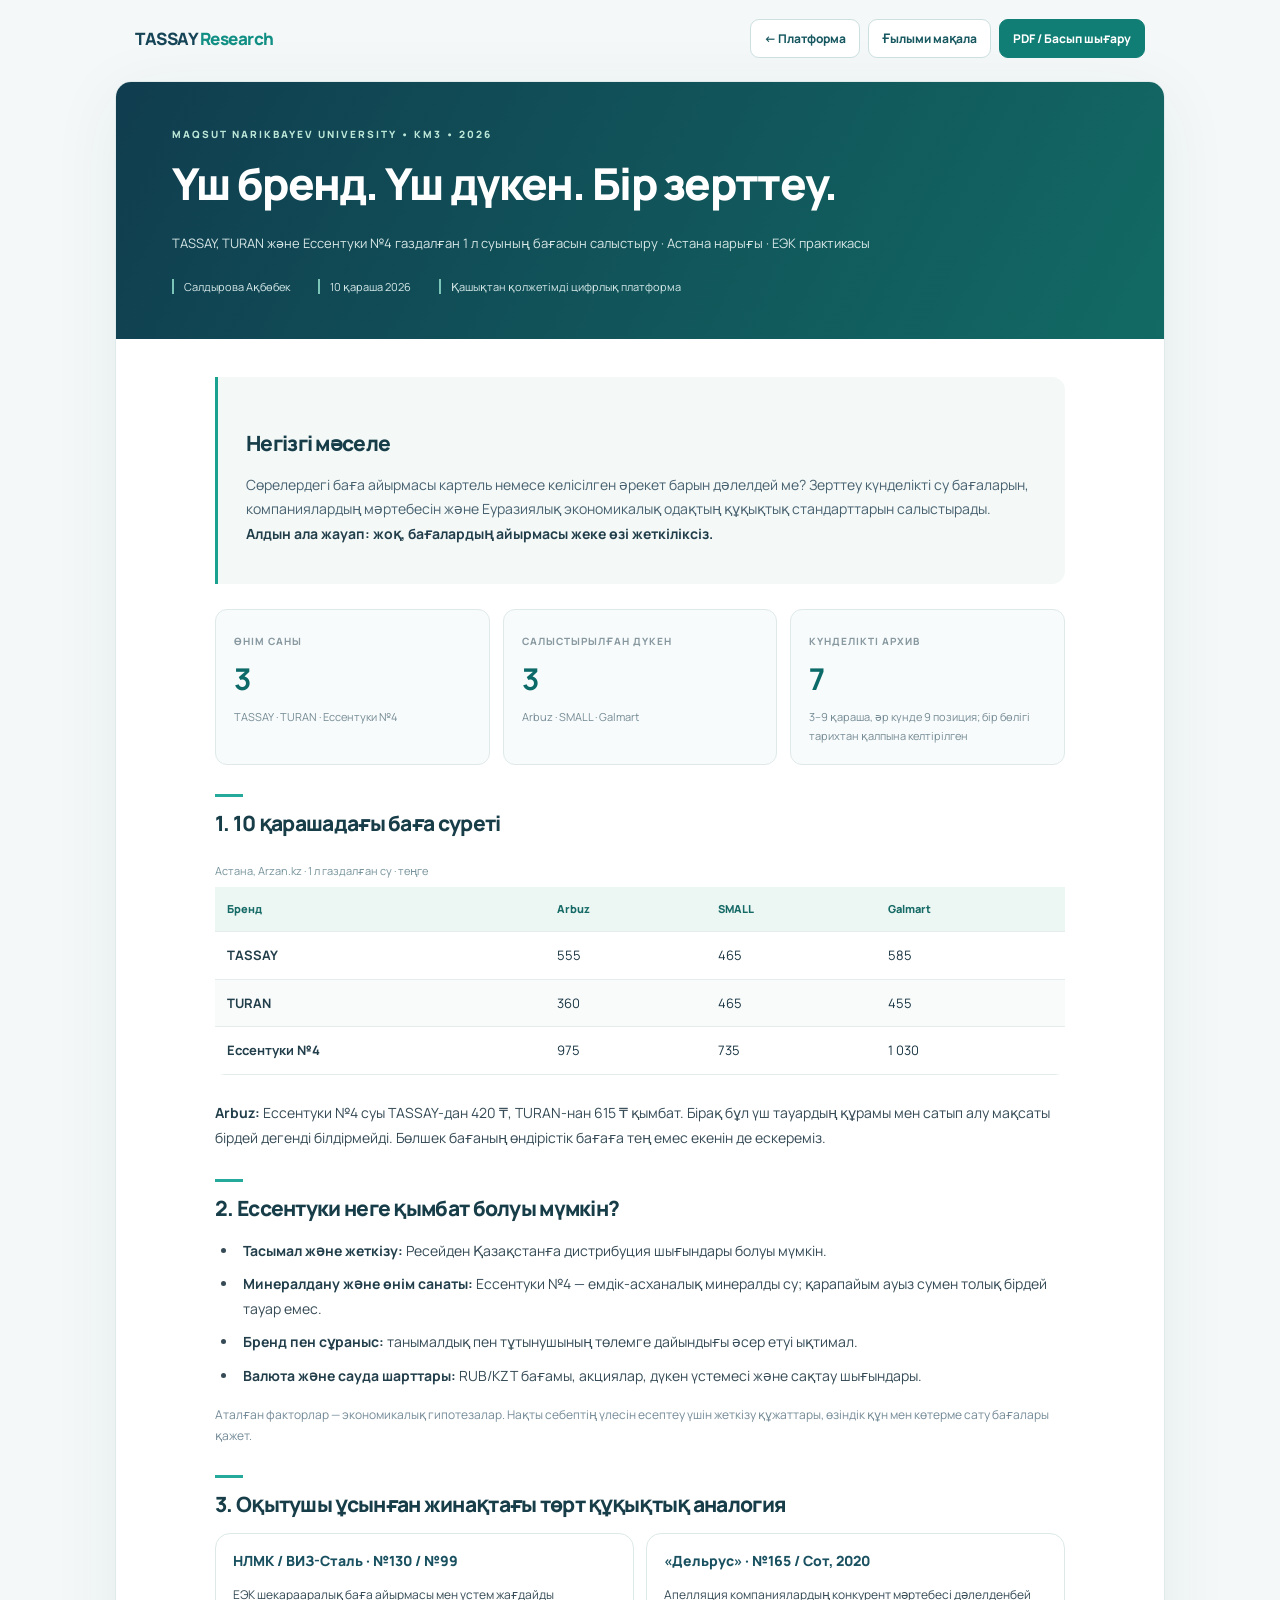
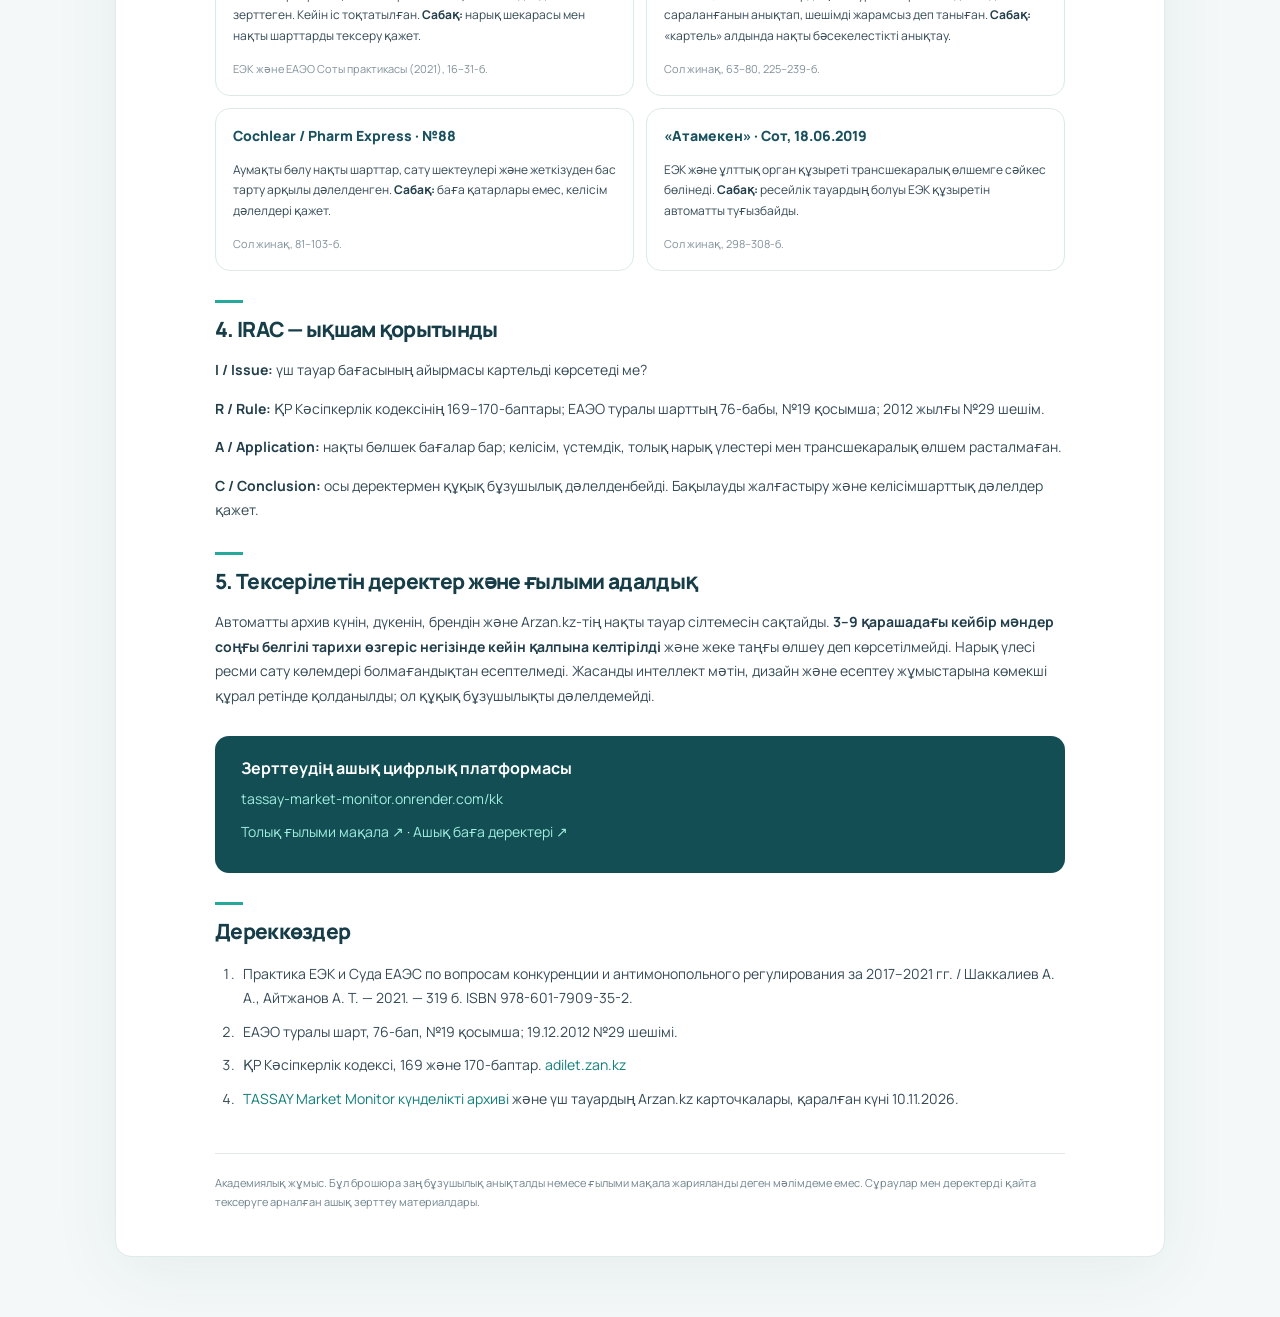
<file: brochure.html>
<!doctype html><html lang="kk"><head><meta charset="utf-8"><meta name="viewport" content="width=device-width, initial-scale=1">
<meta name="description" content="TASSAY, TURAN және Ессентуки №4 бағалары бойынша зерттеу нәтижелері, ЕЭК істері және негізгі құқықтық қорытынды.">
<title>КМ3 брошюрасы | TASSAY Market Monitor</title><link rel="stylesheet" href="/paper.css?v=20261110"></head>
<body class="brochure">
<nav class="paper-nav"><a class="brand" href="/kk">TASSAY <span>Research</span></a><div class="actions"><a class="paper-btn" href="/kk">← Платформа</a><a class="paper-btn" href="/publication">Ғылыми мақала</a><button class="paper-btn solid" onclick="window.print()">PDF / Басып шығару</button></div></nav>
<div class="paper-shell"><header class="paper-banner"><div class="eyebrow">Maqsut Narikbayev University • КМ3 • 2026</div>
<h1>Үш бренд. Үш дүкен. Бір зерттеу.</h1>
<p>TASSAY, TURAN және Ессентуки №4 газдалған 1 л суының бағасын салыстыру · Астана нарығы · ЕЭК практикасы</p>
<div class="paper-details"><span>Салдырова Ақбөбек</span><span>10 қараша 2026</span><span>Қашықтан қолжетімді цифрлық платформа</span></div>
</header>
<main class="paper-main"><article>
<div class="abstract"><h2>Негізгі мәселе</h2><p>Сөрелердегі баға айырмасы картель немесе келісілген әрекет барын дәлелдей ме? Зерттеу күнделікті су бағаларын, компаниялардың мәртебесін және Еуразиялық экономикалық одақтың құқықтық стандарттарын салыстырады. <strong>Алдын ала жауап: жоқ, бағалардың айырмасы жеке өзі жеткіліксіз.</strong></p></div>

<div class="brochure-figures">
<div class="brochure-figure"><small>Өнім саны</small><strong>3</strong><p>TASSAY · TURAN · Ессентуки №4</p></div>
<div class="brochure-figure"><small>Салыстырылған дүкен</small><strong>3</strong><p>Arbuz · SMALL · Galmart</p></div>
<div class="brochure-figure"><small>Күнделікті архив</small><strong>7</strong><p>3–9 қараша, әр күнде 9 позиция; бір бөлігі тарихтан қалпына келтірілген</p></div>
</div>

<h2>1. 10 қарашадағы баға суреті</h2>
<table><caption>Астана, Arzan.kz · 1 л газдалған су · теңге</caption>
<thead><tr><th>Бренд</th><th>Arbuz</th><th>SMALL</th><th>Galmart</th></tr></thead>
<tbody><tr><td><strong>TASSAY</strong></td><td>555</td><td>465</td><td>585</td></tr>
<tr><td><strong>TURAN</strong></td><td>360</td><td>465</td><td>455</td></tr>
<tr><td><strong>Ессентуки №4</strong></td><td>975</td><td>735</td><td>1 030</td></tr></tbody></table>
<p><strong>Arbuz:</strong> Ессентуки №4 суы TASSAY-дан 420 ₸, TURAN-нан 615 ₸ қымбат. Бірақ бұл үш тауардың құрамы мен сатып алу мақсаты бірдей дегенді білдірмейді. Бөлшек бағаның өндірістік бағаға тең емес екенін де ескереміз.</p>

<h2>2. Ессентуки неге қымбат болуы мүмкін?</h2>
<ul>
<li><strong>Тасымал және жеткізу:</strong> Ресейден Қазақстанға дистрибуция шығындары болуы мүмкін.</li>
<li><strong>Минералдану және өнім санаты:</strong> Ессентуки №4 — емдік-асханалық минералды су; қарапайым ауыз сумен толық бірдей тауар емес.</li>
<li><strong>Бренд пен сұраныс:</strong> танымалдық пен тұтынушының төлемге дайындығы әсер етуі ықтимал.</li>
<li><strong>Валюта және сауда шарттары:</strong> RUB/KZT бағамы, акциялар, дүкен үстемесі және сақтау шығындары.</li>
</ul>
<p class="paper-small">Аталған факторлар — экономикалық гипотезалар. Нақты себептің үлесін есептеу үшін жеткізу құжаттары, өзіндік құн мен көтерме сату бағалары қажет.</p>

<h2>3. Оқытушы ұсынған жинақтағы төрт құқықтық аналогия</h2>
<div class="brochure-cases">
<div class="case-highlight"><h3>НЛМК / ВИЗ-Сталь · №130 / №99</h3><p>ЕЭК шекарааралық баға айырмасы мен үстем жағдайды зерттеген. Кейін іс тоқтатылған. <strong>Сабақ:</strong> нарық шекарасы мен нақты шарттарды тексеру қажет.</p><div class="source">ЕЭК және ЕАЭО Соты практикасы (2021), 16–31-б.</div></div>
<div class="case-highlight"><h3>«Дельрус» · №165 / Сот, 2020</h3><p>Апелляция компаниялардың конкурент мәртебесі дәлелденбей сараланғанын анықтап, шешімді жарамсыз деп таныған. <strong>Сабақ:</strong> «картель» алдында нақты бәсекелестікті анықтау.</p><div class="source">Сол жинақ, 63–80, 225–239-б.</div></div>
<div class="case-highlight"><h3>Cochlear / Pharm Express · №88</h3><p>Аумақты бөлу нақты шарттар, сату шектеулері және жеткізуден бас тарту арқылы дәлелденген. <strong>Сабақ:</strong> баға қатарлары емес, келісім дәлелдері қажет.</p><div class="source">Сол жинақ, 81–103-б.</div></div>
<div class="case-highlight"><h3>«Атамекен» · Сот, 18.06.2019</h3><p>ЕЭК және ұлттық орган құзыреті трансшекаралық өлшемге сәйкес бөлінеді. <strong>Сабақ:</strong> ресейлік тауардың болуы ЕЭК құзыретін автоматты туғызбайды.</p><div class="source">Сол жинақ, 298–308-б.</div></div>
</div>

<h2>4. IRAC — ықшам қорытынды</h2>
<p><strong>I / Issue:</strong> үш тауар бағасының айырмасы картельді көрсетеді ме?</p>
<p><strong>R / Rule:</strong> ҚР Кәсіпкерлік кодексінің 169–170-баптары; ЕАЭО туралы шарттың 76-бабы, №19 қосымша; 2012 жылғы №29 шешім.</p>
<p><strong>A / Application:</strong> нақты бөлшек бағалар бар; келісім, үстемдік, толық нарық үлестері мен трансшекаралық өлшем расталмаған.</p>
<p><strong>C / Conclusion:</strong> осы деректермен құқық бұзушылық дәлелденбейді. Бақылауды жалғастыру және келісімшарттық дәлелдер қажет.</p>

<h2>5. Тексерілетін деректер және ғылыми адалдық</h2>
<p>Автоматты архив күнін, дүкенін, брендін және Arzan.kz-тің нақты тауар сілтемесін сақтайды. <strong>3–9 қарашадағы кейбір мәндер соңғы белгілі тарихи өзгеріс негізінде кейін қалпына келтірілді</strong> және жеке таңғы өлшеу деп көрсетілмейді. Нарық үлесі ресми сату көлемдері болмағандықтан есептелмеді. Жасанды интеллект мәтін, дизайн және есептеу жұмыстарына көмекші құрал ретінде қолданылды; ол құқық бұзушылықты дәлелдемейді.</p>
<div class="brochure-cta">
<strong>Зерттеудің ашық цифрлық платформасы</strong>
<p><a href="https://tassay-market-monitor.onrender.com/kk">tassay-market-monitor.onrender.com/kk</a></p>
<p><a href="https://tassay-market-monitor.onrender.com/publication">Толық ғылыми мақала ↗</a> · <a href="https://tassay-market-monitor.onrender.com/api/auto-prices">Ашық баға деректері ↗</a></p>
</div>

<h2>Дереккөздер</h2>
<ol>
<li>Практика ЕЭК и Суда ЕАЭС по вопросам конкуренции и антимонопольного регулирования за 2017–2021 гг. / Шаккалиев А. А., Айтжанов А. Т. — 2021. — 319 б. ISBN 978-601-7909-35-2.</li>
<li>ЕАЭО туралы шарт, 76-бап, №19 қосымша; 19.12.2012 №29 шешімі.</li>
<li>ҚР Кәсіпкерлік кодексі, 169 және 170-баптар. <a href="https://adilet.zan.kz/rus/docs/K1500000375">adilet.zan.kz</a></li>
<li><a href="https://tassay-market-monitor.onrender.com/api/auto-prices">TASSAY Market Monitor күнделікті архиві</a> және үш тауардың Arzan.kz карточкалары, қаралған күні 10.11.2026.</li>
</ol>
<div class="print-footer">Академиялық жұмыс. Бұл брошюра заң бұзушылық анықталды немесе ғылыми мақала жарияланды деген мәлімдеме емес. Сұраулар мен деректерді қайта тексеруге арналған ашық зерттеу материалдары.</div>
</article></main></div></body></html>
</file>
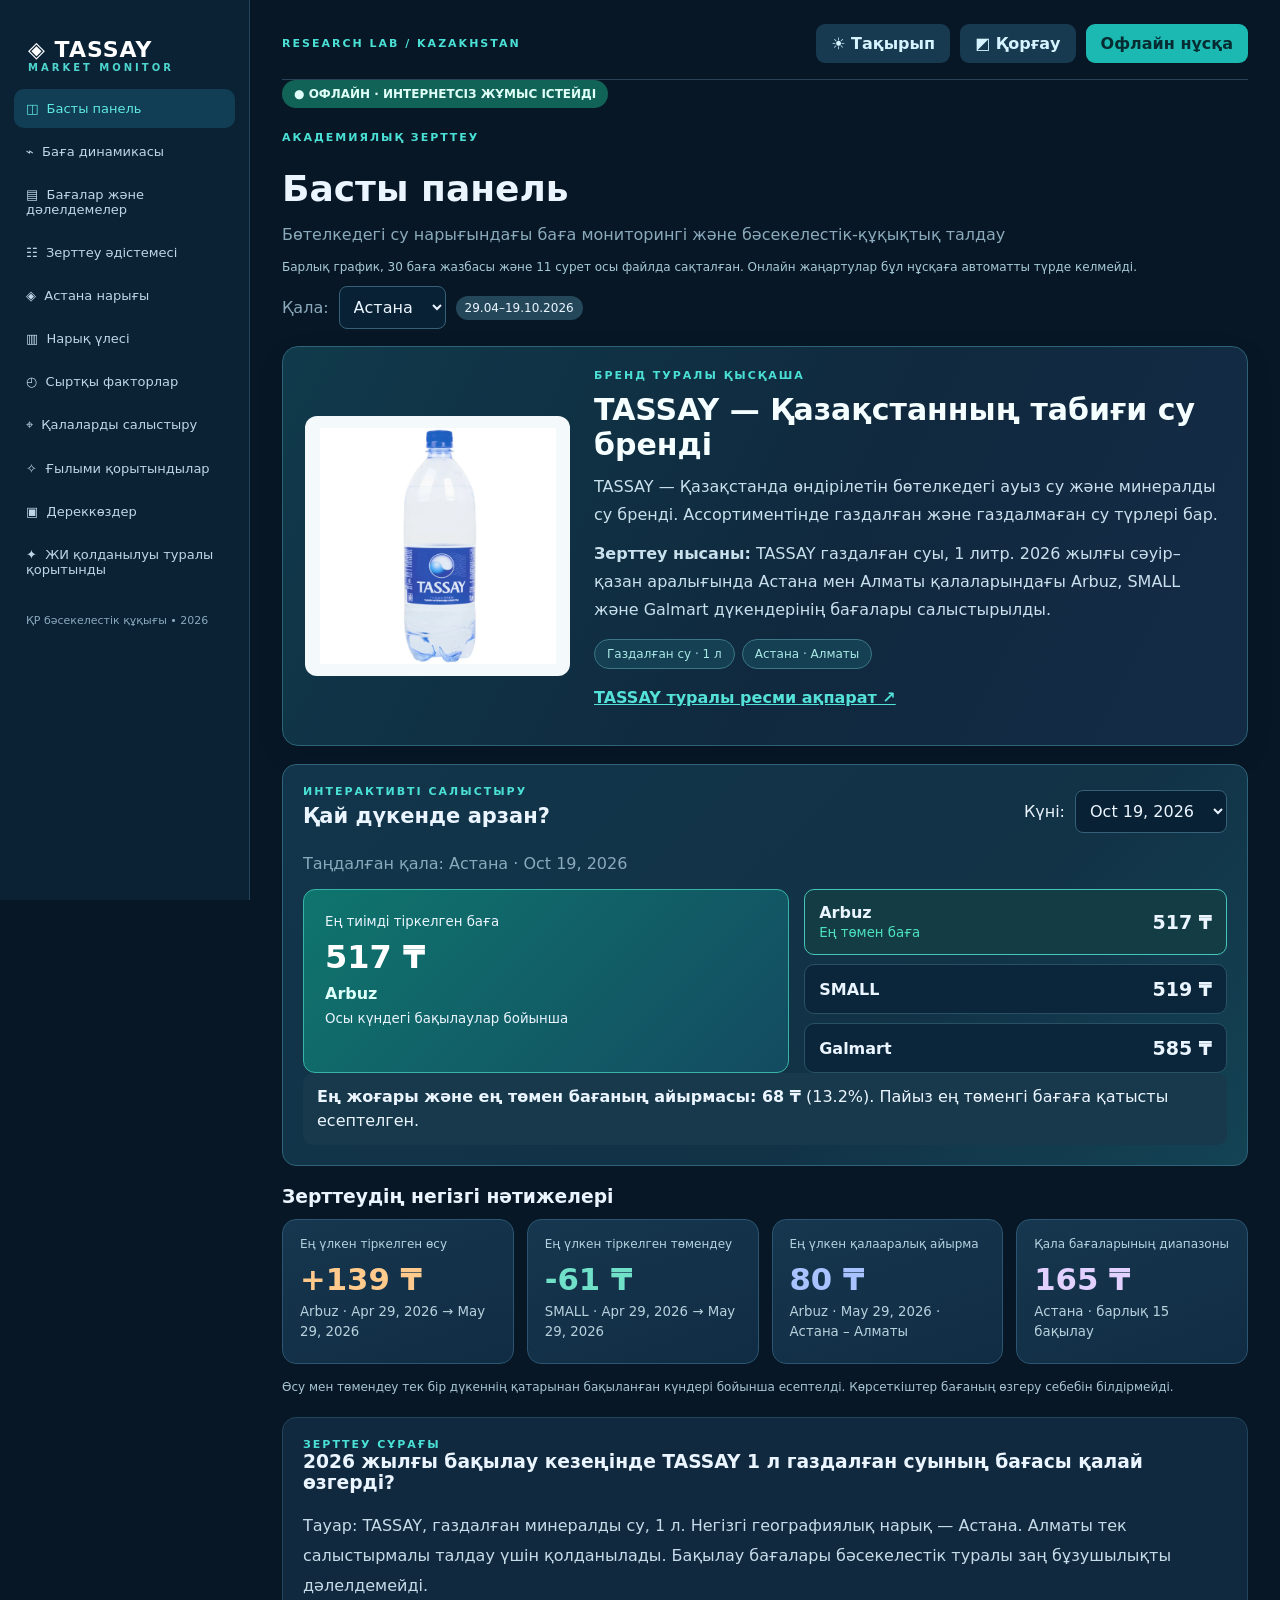
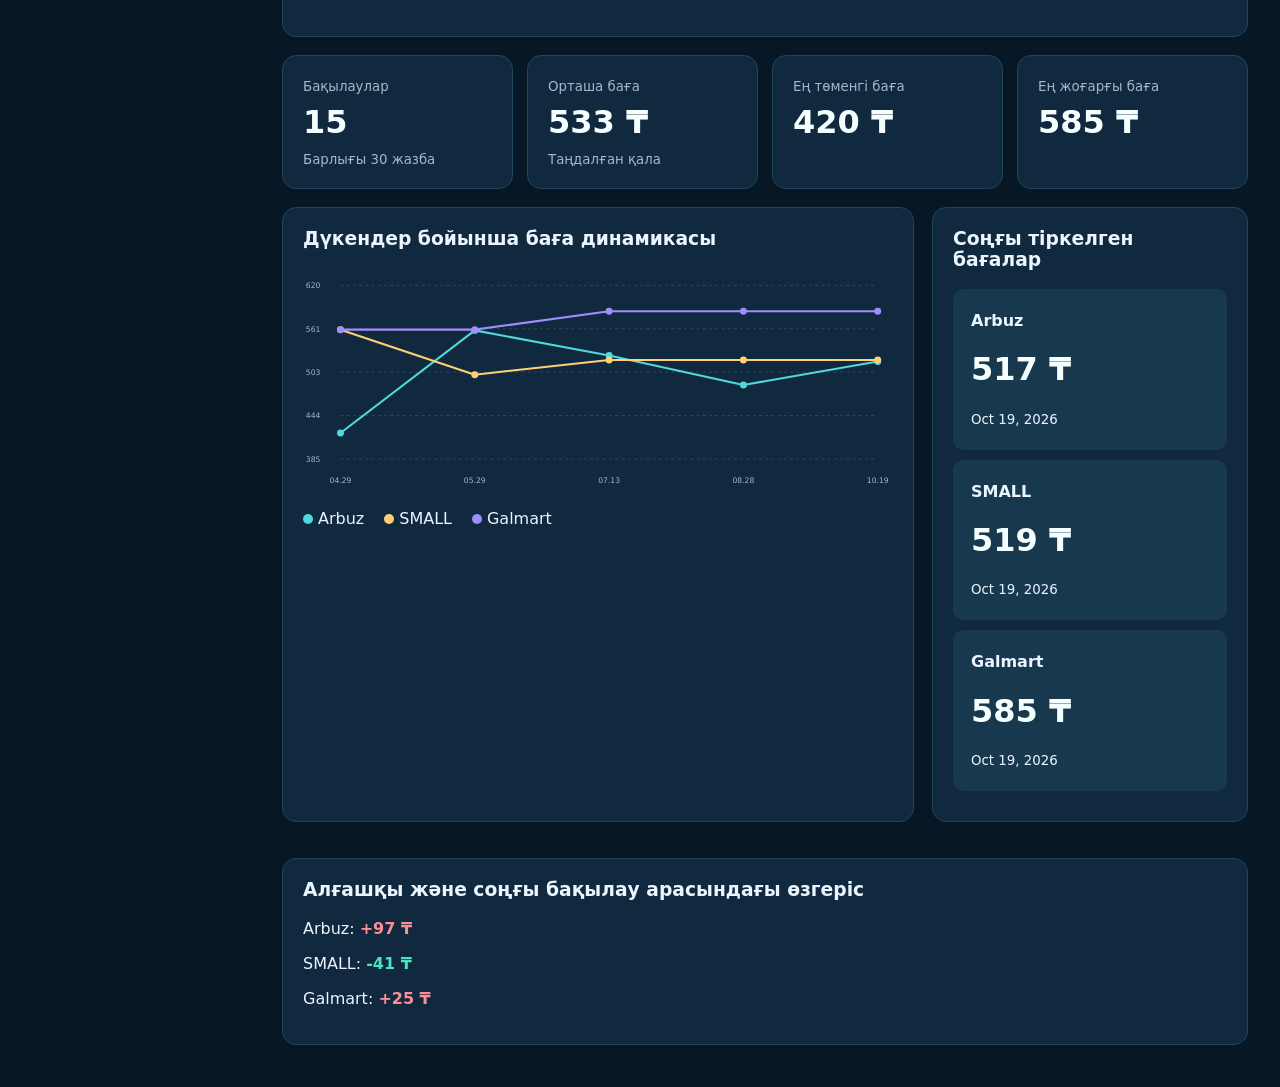
<file: offline.html>
<!doctype html><html lang="kk"><head><meta charset="utf-8"><meta name="viewport" content="width=device-width,initial-scale=1"><title>TASSAY Market Monitor</title><style>
:root{font-family:Inter,system-ui,Arial;background:#071726;color:#ebf5ff}*{box-sizing:border-box}body{margin:0}.app{display:flex;min-height:100vh}aside{width:250px;background:#0b2235;border-right:1px solid #254457;padding:23px 14px;position:sticky;top:0;height:100vh;overflow:auto}.brand{font-size:22px;color:#fff;font-weight:900;letter-spacing:1px;padding:14px}.brand small{font-size:10px;color:#4ed6ce;display:block;letter-spacing:3px}.nav{width:100%;background:transparent;color:#c0d6e6;border:0;text-align:left;border-radius:10px;padding:12px;margin:2px 0;cursor:pointer;font-size:13px}.nav:hover,.nav.active{background:#113e54;color:#5fe9df}main{flex:1;min-width:0;padding:24px 32px;max-width:1500px;margin:auto}.top{display:flex;align-items:center;gap:14px;justify-content:space-between;flex-wrap:wrap;border-bottom:1px solid #284357;padding-bottom:16px}.muted{color:#8aaabb}.kicker{color:#4ae0d5;letter-spacing:2px;font-weight:700;font-size:11px}.header h1{font-size:clamp(24px,3vw,36px);margin-bottom:7px}.grid{display:grid;grid-template-columns:repeat(4,minmax(0,1fr));gap:14px}.card,.panel{background:#10293e;border:1px solid #21455c;border-radius:14px;padding:20px}.metric{font-size:32px;font-weight:800;margin:8px 0;color:#f5ffff}.card small{color:#a0bacb}.panel{margin:18px 0}.panel h3{margin-top:0}select,input,textarea,button{font:inherit}select,input,textarea{color:inherit;background:#092134;border:1px solid #356078;border-radius:8px;padding:10px;max-width:100%}button.btn{background:#1cb9b2;color:#062c32;border:0;border-radius:9px;padding:10px 15px;font-weight:750;cursor:pointer}button.outline{background:#183a51;color:#d5f4ff}.row{display:flex;gap:10px;flex-wrap:wrap;align-items:center}.tablewrap{overflow:auto}table{width:100%;border-collapse:collapse;font-size:13px}th,td{border-bottom:1px solid #284559;text-align:left;padding:12px 9px}th{color:#9ab9c9}tr:hover td{background:#15344b}.good{color:#4ce3be}.warn{color:#efc16e}.bad{color:#ff8d95}.pill{padding:5px 9px;background:#24475a;border-radius:20px;font-size:12px}svg{max-width:100%;height:auto}.legend{display:flex;gap:20px;flex-wrap:wrap;margin:15px 0}.sw{display:inline-block;width:10px;height:10px;border-radius:50%;margin-right:5px}.split{display:grid;grid-template-columns:2fr 1fr;gap:18px}.note{background:#18394d;padding:18px;border-radius:10px;line-height:1.7}.sectionText{line-height:1.85;color:#c6dce9}a{color:#63e4df}body.light{background:#eef5f8;color:#163047}body.light aside{background:#e4eff3}body.light .card,body.light .panel{background:#fff}body.light .nav{color:#174258}body.light .muted,body.light .sectionText{color:#37556a}body.light input,body.light select,body.light textarea{color:#17374a;background:#f7fbff}body.light .brand{color:#173c51}.menu{display:none}#toast{position:fixed;right:20px;bottom:20px;background:#185e63;padding:14px;border-radius:9px;display:none}@media(max-width:850px){aside{display:none;position:fixed;z-index:12;left:0;top:0;box-shadow:0 0 0 999px #0008}aside.open{display:block}.menu{display:inline-block}main{padding:16px}.grid{grid-template-columns:repeat(2,minmax(0,1fr))}.split{grid-template-columns:1fr}}@media(max-width:500px){.grid{grid-template-columns:1fr 1fr}.metric{font-size:24px}}@media print{aside,.top button,.controls{display:none!important}main{padding:0}.panel,.card{break-inside:avoid}body{background:#fff;color:#000}}
.evidence-grid{display:grid;grid-template-columns:repeat(auto-fit,minmax(220px,1fr));gap:16px}.evidence-item{display:flex;flex-direction:column;padding:12px;border-radius:12px;border:1px solid #295063;background:#123147;color:inherit;text-decoration:none;transition:transform .18s,border-color .18s}.evidence-item:hover{transform:translateY(-3px);border-color:#48cfc5}.evidence-item img{display:block;width:100%;height:174px;object-fit:contain;background:#f6f8fa;border-radius:9px}.evidence-meta{display:flex;justify-content:space-between;align-items:center;gap:8px;padding:12px 4px 0;font-size:14px}.evidence-meta span{font-size:12px;color:#a1bbca}body.light .evidence-item{background:#f6fbfe}body.light .evidence-meta span{color:#506b7c}
.product-feature{display:grid;grid-template-columns:minmax(190px,265px) minmax(0,1fr);gap:24px;align-items:center;padding:22px;background:linear-gradient(117deg,#103a4b,#10293e 55%,#142b46);border:1px solid #2c6376;border-radius:16px;margin:17px 0 18px;box-shadow:0 10px 28px #00000016}.product-feature-image{min-height:224px;background:#f4fafc;border-radius:12px;display:flex;justify-content:center;align-items:center;padding:12px;overflow:hidden}.product-feature-image img{max-width:100%;max-height:236px;width:auto;height:auto;object-fit:contain}.product-feature h2{font-size:clamp(23px,2.6vw,30px);margin:10px 0;color:#f5ffff}.product-feature p{color:#c9e0ed;line-height:1.75;margin:11px 0}.product-feature a{color:#54e1d8;font-weight:650}.product-feature .product-tag{display:inline-block;border:1px solid #3b7786;background:#153f52;padding:7px 12px;border-radius:99px;font-size:12px;color:#a8e8e5;margin:4px 7px 4px 0}body.light .product-feature{background:linear-gradient(117deg,#fff,#e7f5f8);border-color:#bedce4}body.light .product-feature h2{color:#143349}body.light .product-feature p{color:#3a5a6c}body.light .product-feature .product-tag{color:#195966;background:#dcf7f5;border-color:#b4dad6}@media(max-width:670px){.product-feature{grid-template-columns:1fr;gap:15px;padding:15px}.product-feature-image{min-height:160px}.product-feature-image img{max-height:220px}}

/* Price comparison and research insight cards */
.price-compare{margin-top:18px;background:linear-gradient(135deg,#12354b,#123246 63%,#134354);border:1px solid #2e6379}
.price-compare .compare-top{display:flex;align-items:center;justify-content:space-between;gap:12px;flex-wrap:wrap}
.price-compare .compare-top h3{margin:6px 0 10px;font-size:21px}
.price-compare .compare-body{display:grid;grid-template-columns:1.15fr 1fr;gap:15px;margin-top:12px}
.compare-winner{padding:21px;border-radius:12px;background:linear-gradient(135deg,#0f756d,#134b61);border:1px solid #36b5a6}
.compare-winner .metric{color:#fff}
.compare-winner p{margin:5px 0;color:#dcfffa}
.compare-stores{display:flex;flex-direction:column;gap:9px}
.compare-shop{display:flex;align-items:center;justify-content:space-between;gap:12px;border:1px solid #285165;border-radius:10px;padding:13px 14px;background:#0b263a}
.compare-shop.first{border-color:#44c7b9;background:#143c44}
.compare-shop .price{font-weight:800;font-size:19px;white-space:nowrap}
.compare-gap{padding:12px 14px;border-radius:10px;background:#18394b;line-height:1.5}
.research-results{margin:20px 0}
.research-results h3{margin:0 0 12px}
.insight-grid{display:grid;grid-template-columns:repeat(4,minmax(0,1fr));gap:13px}
.insight-card{padding:17px;min-height:145px;border-radius:14px;border:1px solid #2b5570;background:linear-gradient(160deg,#16374f,#102c44)}
.insight-card .insight-label{font-size:12px;color:#b4d2df}
.insight-card strong{display:block;font-size:clamp(24px,2.4vw,32px);margin:10px 0 5px}
.insight-card small{color:#b8d1dd;line-height:1.5;display:block}
.insight-card.up strong{color:#ffca8c}
.insight-card.down strong{color:#70e0c9}
.insight-card.cross strong{color:#a8c3ff}
.insight-card.range strong{color:#e2d0ff}
.evidence-button{padding:7px 10px;border:1px solid #44aea9;border-radius:8px;background:#12444c;color:#cbfff5;cursor:pointer;white-space:nowrap}
.evidence-button:hover{background:#16646a}
.evidence-explainer{color:#a8c5d3;font-size:12px;margin:14px 0 0;line-height:1.55}
.evidence-modal{border:1px solid #4a738b;border-radius:14px;color:#e7f4fc;background:#122b41;padding:16px;width:min(900px,94vw);max-height:92vh;box-shadow:0 15px 60px #0007}
.evidence-modal::backdrop{background:rgba(1,12,24,.81)}
.evidence-modal img{max-width:100%;max-height:65vh;object-fit:contain;border-radius:9px;background:#fff}
.evidence-modal .modal-top{display:flex;align-items:center;justify-content:space-between;gap:12px;margin-bottom:14px}
.evidence-modal .modal-image{text-align:center}
.evidence-modal p{font-size:13px;line-height:1.55;color:#c5deec}
body.light .price-compare{background:#fff}
body.light .compare-shop{background:#f4fbfd;color:#194359}
body.light .compare-shop.first{background:#e2f8f3}
body.light .compare-gap{background:#e8f3f9}
body.light .insight-card{background:#fff}
body.light .insight-label,body.light .insight-card small{color:#45647a}
body.light .evidence-modal{background:#fff;color:#153747}
body.light .evidence-modal p{color:#4f6976}
@media(max-width:1040px){.insight-grid{grid-template-columns:repeat(2,minmax(0,1fr))}}
@media(max-width:650px){.price-compare .compare-body{grid-template-columns:1fr}.insight-grid{grid-template-columns:repeat(2,minmax(0,1fr))}.insight-card{min-height:135px}.evidence-modal{padding:12px}}
</style><style>.offline-ribbon{display:inline-flex;background:#126357;color:#dffff8;border-radius:20px;padding:7px 12px;font-size:12px;font-weight:700;margin-bottom:12px}.offline-hint{color:#a6c9d7;font-size:12px}.offline-guide{background:#16364a;border:1px solid #32707a;border-radius:12px;padding:10px 14px;margin:10px 0 18px;font-size:13px;color:#d5e9f5}.offline-guide b{color:#6df1dc}body.light .offline-guide{background:#e0f6f5;color:#25465a}body.light .offline-hint{color:#43657c}</style></head><body><div class="app"><aside id="sidebar"><div class="brand">◈ TASSAY<small>MARKET MONITOR</small></div><div id="nav"></div><p class="muted" style="padding:12px;font-size:11px">ҚР бәсекелестік құқығы • 2026</p></aside><main><div class="top"><div class="row"><button class="btn outline menu" onclick="document.querySelector('aside').classList.toggle('open')">☰</button><span class="kicker">RESEARCH LAB / KAZAKHSTAN</span></div><div class="row"><button class="btn outline" onclick="document.body.classList.toggle('light')">☀ Тақырып</button><button class="btn outline" onclick="window.print()">◩ Қорғау</button><button class="btn" id="loginBtn" onclick="login()">Офлайн нұсқа</button></div></div><div class="header"><span class="offline-ribbon">● ОФЛАЙН · ИНТЕРНЕТСІЗ ЖҰМЫС ІСТЕЙДІ</span><p class="kicker">АКАДЕМИЯЛЫҚ ЗЕРТТЕУ</p><h1 id="title">TASSAY MARKET MONITOR</h1><p class="muted" id="subtitle">Бөтелкедегі су нарығындағы баға мониторингі және бәсекелестік-құқықтық талдау</p></div><p class="offline-hint">Барлық график, 30 баға жазбасы және 11 сурет осы файлда сақталған. Онлайн жаңартулар бұл нұсқаға автоматты түрде келмейді.</p><div id="content"></div></main></div><div id="toast"></div><dialog id="evidenceDialog" class="evidence-modal" aria-labelledby="evidenceModalTitle" onclick="if(event.target===this)this.close()"><div class="modal-top"><b id="evidenceModalTitle">Скриншот</b><button class="btn outline" onclick="document.getElementById('evidenceDialog').close()" aria-label="Жабу">✕ Жабу</button></div><div class="modal-image"><img id="evidenceModalImage" alt="Бастапқы баға скриншоты"></div><p>Скриншот бақылау күні мен қаласы бойынша байланыстырылған. Ондағы тауар, дүкен және баға нақты кесте жазбасына сәйкес келетінін бөлек тексеру қажет.</p><a id="evidenceModalLink" download="tassay-derrekkoz.png"  target="_blank" rel="noopener" href="#">Суретті толық өлшемде ашу ↗</a></dialog>
<script>
const offlineRecords=[{"id":1,"city":"Астана","shop":"Arbuz","day":"2026-04-29","price":420,"status":"needs_review","channel":"online","discount":"","source":"","notes":"Кестеден енгізілген. Тауардың атауы мен көлемі алғашқы материалмен толық дәлелденбеген.","captured":""},{"id":2,"city":"Астана","shop":"Arbuz","day":"2026-05-29","price":559,"status":"needs_review","channel":"online","discount":"","source":"","notes":"Кестеден енгізілген. Тауардың атауы мен көлемі алғашқы материалмен толық дәлелденбеген.","captured":""},{"id":3,"city":"Астана","shop":"Arbuz","day":"2026-07-13","price":525,"status":"needs_review","channel":"online","discount":"","source":"","notes":"Кестеден енгізілген. Тауардың атауы мен көлемі алғашқы материалмен толық дәлелденбеген.","captured":""},{"id":4,"city":"Астана","shop":"Arbuz","day":"2026-08-28","price":485,"status":"needs_review","channel":"online","discount":"","source":"","notes":"Кестеден енгізілген. Тауардың атауы мен көлемі алғашқы материалмен толық дәлелденбеген.","captured":""},{"id":5,"city":"Астана","shop":"Arbuz","day":"2026-10-19","price":517,"status":"needs_review","channel":"online","discount":"","source":"","notes":"Кестеден енгізілген. Тауардың атауы мен көлемі алғашқы материалмен толық дәлелденбеген.","captured":""},{"id":6,"city":"Астана","shop":"SMALL","day":"2026-04-29","price":560,"status":"needs_review","channel":"online","discount":"","source":"","notes":"Кестеден енгізілген. Тауардың атауы мен көлемі алғашқы материалмен толық дәлелденбеген.","captured":""},{"id":7,"city":"Астана","shop":"SMALL","day":"2026-05-29","price":499,"status":"needs_review","channel":"online","discount":"","source":"","notes":"Кестеден енгізілген. Тауардың атауы мен көлемі алғашқы материалмен толық дәлелденбеген.","captured":""},{"id":8,"city":"Астана","shop":"SMALL","day":"2026-07-13","price":519,"status":"needs_review","channel":"online","discount":"","source":"","notes":"Кестеден енгізілген. Тауардың атауы мен көлемі алғашқы материалмен толық дәлелденбеген.","captured":""},{"id":9,"city":"Астана","shop":"SMALL","day":"2026-08-28","price":519,"status":"needs_review","channel":"online","discount":"","source":"","notes":"Кестеден енгізілген. Тауардың атауы мен көлемі алғашқы материалмен толық дәлелденбеген.","captured":""},{"id":10,"city":"Астана","shop":"SMALL","day":"2026-10-19","price":519,"status":"needs_review","channel":"online","discount":"","source":"","notes":"Кестеден енгізілген. Тауардың атауы мен көлемі алғашқы материалмен толық дәлелденбеген.","captured":""},{"id":11,"city":"Астана","shop":"Galmart","day":"2026-04-29","price":560,"status":"needs_review","channel":"online","discount":"","source":"","notes":"Кестеден енгізілген. Тауардың атауы мен көлемі алғашқы материалмен толық дәлелденбеген.","captured":""},{"id":12,"city":"Астана","shop":"Galmart","day":"2026-05-29","price":560,"status":"needs_review","channel":"online","discount":"","source":"","notes":"Кестеден енгізілген. Тауардың атауы мен көлемі алғашқы материалмен толық дәлелденбеген.","captured":""},{"id":13,"city":"Астана","shop":"Galmart","day":"2026-07-13","price":585,"status":"needs_review","channel":"online","discount":"","source":"","notes":"Кестеден енгізілген. Тауардың атауы мен көлемі алғашқы материалмен толық дәлелденбеген.","captured":""},{"id":14,"city":"Астана","shop":"Galmart","day":"2026-08-28","price":585,"status":"needs_review","channel":"online","discount":"","source":"","notes":"Кестеден енгізілген. Тауардың атауы мен көлемі алғашқы материалмен толық дәлелденбеген. ЕСКЕРТУ: кестеде 585 ₸, скриншотта 545 ₸.","captured":""},{"id":15,"city":"Астана","shop":"Galmart","day":"2026-10-19","price":585,"status":"needs_review","channel":"online","discount":"","source":"","notes":"Кестеден енгізілген. Тауардың атауы мен көлемі алғашқы материалмен толық дәлелденбеген.","captured":""},{"id":16,"city":"Алматы","shop":"Arbuz","day":"2026-04-29","price":420,"status":"needs_review","channel":"online","discount":"","source":"","notes":"Кестеден енгізілген. Тауардың атауы мен көлемі алғашқы материалмен толық дәлелденбеген.","captured":""},{"id":17,"city":"Алматы","shop":"Arbuz","day":"2026-05-29","price":479,"status":"needs_review","channel":"online","discount":"","source":"","notes":"Кестеден енгізілген. Тауардың атауы мен көлемі алғашқы материалмен толық дәлелденбеген.","captured":""},{"id":18,"city":"Алматы","shop":"Arbuz","day":"2026-07-13","price":520,"status":"needs_review","channel":"online","discount":"","source":"","notes":"Кестеден енгізілген. Тауардың атауы мен көлемі алғашқы материалмен толық дәлелденбеген.","captured":""},{"id":19,"city":"Алматы","shop":"Arbuz","day":"2026-08-28","price":474,"status":"needs_review","channel":"online","discount":"","source":"","notes":"Кестеден енгізілген. Тауардың атауы мен көлемі алғашқы материалмен толық дәлелденбеген.","captured":""},{"id":20,"city":"Алматы","shop":"Arbuz","day":"2026-10-19","price":508,"status":"needs_review","channel":"online","discount":"","source":"","notes":"Кестеден енгізілген. Тауардың атауы мен көлемі алғашқы материалмен толық дәлелденбеген.","captured":""},{"id":21,"city":"Алматы","shop":"SMALL","day":"2026-04-29","price":560,"status":"needs_review","channel":"online","discount":"","source":"","notes":"Кестеден енгізілген. Тауардың атауы мен көлемі алғашқы материалмен толық дәлелденбеген.","captured":""},{"id":22,"city":"Алматы","shop":"SMALL","day":"2026-05-29","price":449,"status":"needs_review","channel":"online","discount":"","source":"","notes":"Кестеден енгізілген. Тауардың атауы мен көлемі алғашқы материалмен толық дәлелденбеген.","captured":""},{"id":23,"city":"Алматы","shop":"SMALL","day":"2026-07-13","price":479,"status":"needs_review","channel":"online","discount":"","source":"","notes":"Кестеден енгізілген. Тауардың атауы мен көлемі алғашқы материалмен толық дәлелденбеген.","captured":""},{"id":24,"city":"Алматы","shop":"SMALL","day":"2026-08-28","price":479,"status":"needs_review","channel":"online","discount":"","source":"","notes":"Кестеден енгізілген. Тауардың атауы мен көлемі алғашқы материалмен толық дәлелденбеген.","captured":""},{"id":25,"city":"Алматы","shop":"SMALL","day":"2026-10-19","price":479,"status":"needs_review","channel":"online","discount":"","source":"","notes":"Кестеден енгізілген. Тауардың атауы мен көлемі алғашқы материалмен толық дәлелденбеген.","captured":""},{"id":26,"city":"Алматы","shop":"Galmart","day":"2026-04-29","price":560,"status":"needs_review","channel":"online","discount":"","source":"","notes":"Кестеден енгізілген. Тауардың атауы мен көлемі алғашқы материалмен толық дәлелденбеген.","captured":""},{"id":27,"city":"Алматы","shop":"Galmart","day":"2026-05-29","price":560,"status":"needs_review","channel":"online","discount":"","source":"","notes":"Кестеден енгізілген. Тауардың атауы мен көлемі алғашқы материалмен толық дәлелденбеген.","captured":""},{"id":28,"city":"Алматы","shop":"Galmart","day":"2026-07-13","price":560,"status":"needs_review","channel":"online","discount":"","source":"","notes":"Кестеден енгізілген. Тауардың атауы мен көлемі алғашқы материалмен толық дәлелденбеген.","captured":""},{"id":29,"city":"Алматы","shop":"Galmart","day":"2026-08-28","price":560,"status":"needs_review","channel":"online","discount":"","source":"","notes":"Кестеден енгізілген. Тауардың атауы мен көлемі алғашқы материалмен толық дәлелденбеген.","captured":""},{"id":30,"city":"Алматы","shop":"Galmart","day":"2026-10-19","price":560,"status":"needs_review","channel":"online","discount":"","source":"","notes":"Кестеден енгізілген. Тауардың атауы мен көлемі алғашқы материалмен толық дәлелденбеген.","captured":""}];
const offlineSources=[{"id":1,"title":"ҚР Кәсіпкерлік кодексі","url":"https://adilet.zan.kz/kaz/docs/K1500000375","kind":"заң","date":"","claim":""},{"id":2,"title":"ҚР Бәсекелестікті қорғау агенттігі","url":"https://www.gov.kz/memleket/entities/zk","kind":"ресми","date":"","claim":""},{"id":3,"title":"TASSAY ресми каталогы","url":"https://www.tassay.kz/en/catalog/gazirovannaya-vodak/","kind":"тауар","date":"","claim":""}];
let data=[], sources=[],admin=false,city='Астана',page=0,shopFilter='Барлығы',selectedDate='2026-10-19';
const sections=['Басты панель','Баға динамикасы','Бағалар және дәлелдемелер','Зерттеу әдістемесі','Астана нарығы','Нарық үлесі','Сыртқы факторлар','Қалаларды салыстыру','Ғылыми қорытындылар','Дереккөздер','ЖИ қолданылуы туралы қорытынды'];
const shops=['Arbuz','SMALL','Galmart'],colors=['#51d8dc','#ffd073','#9e8efd'];
function esc(s){return String(s??'').replace(/[&<>"']/g,c=>({'&':'&amp;','<':'&lt;','>':'&gt;','"':'&quot;',"'":'&#39;'}[c]))}
function val(n){return Number(n).toLocaleString('kk-KZ')+' ₸'}
function fmt(d){return new Date(d+'T00:00:00').toLocaleDateString('kk-KZ',{day:'2-digit',month:'short',year:'numeric'})}
function toast(s){let e=document.getElementById('toast');e.textContent=s;e.style.display='block';setTimeout(()=>e.style.display='none',2800)}
function nav(i){page=i;document.querySelector('aside').classList.remove('open');render()}
async function api(url){if(url==='/api/prices')return offlineRecords;if(url==='/api/sources')return offlineSources;if(url==='/api/session')return {admin:false};throw Error('Офлайн нұсқада серверлік өңдеу қолжетімсіз')}
async function refresh(){try{[data,sources]=await Promise.all([api('/api/prices'),api('/api/sources')]);admin=(await api('/api/session')).admin;render()}catch(e){toast('Деректерді жүктеу қатесі: '+e.message)}}
function render(){document.getElementById('nav').innerHTML=sections.map((s,i)=>'<button class="nav '+(page===i?'active':'')+'" onclick="nav('+i+')">'+['◫','⌁','▤','☷','◈','▥','◴','⌖','✧','▣','✦'][i]+' &nbsp;'+s+'</button>').join('');document.getElementById('loginBtn').textContent='Офлайн нұсқа';document.getElementById('title').textContent=sections[page];document.getElementById('content').innerHTML=pages[page]()}
function btnCity(){return '<div class="row controls"><span class="muted">Қала:</span><select onchange="city=this.value;render()"><option '+(city==='Астана'?'selected':'')+'>Астана</option><option '+(city==='Алматы'?'selected':'')+'>Алматы</option></select><span class="pill">29.04–19.10.2026</span></div>'}
function rows(c=city){return data.filter(x=>x.city===c)}
function avg(a){return a.length?a.reduce((x,y)=>x+y,0)/a.length:0}
function metric(t,v,sub=''){return '<div class="card"><small>'+t+'</small><div class="metric">'+v+'</div><small>'+sub+'</small></div>'}
function graph(c=city,mode='abs'){let obs=rows(c), dates=[...new Set(obs.map(x=>x.day))].sort(),values=obs.map(x=>x.price);if(!dates.length)return '';let max=mode==='abs'?Math.max(...values)+35:50,min=mode==='abs'?Math.max(0,Math.min(...values)-35):-50,w=850,h=320,left=54,top=25,r=22,b=45,plotW=w-left-r,plotH=h-top-b;let y=p=>top+(max-p)/(max-min)*plotH,x=i=>left+(dates.length<2?0:i/(dates.length-1)*plotW);let paths=shops.map((s,j)=>{let rs=dates.map(d=>obs.find(z=>z.day===d&&z.shop===s)).filter(Boolean);let first=rs[0]?.price||1;let points=rs.map(z=>({d:z.day,p:mode==='abs'?z.price:(z.price-first)/first*100}));return '<polyline points="'+points.map(z=>x(dates.indexOf(z.d))+','+y(z.p)).join(' ')+'" fill="none" stroke="'+colors[j]+'" stroke-width="3" stroke-linejoin="round"/>'+points.map(z=>'<circle cx="'+x(dates.indexOf(z.d))+'" cy="'+y(z.p)+'" r="5" fill="'+colors[j]+'"><title>'+s+' — '+fmt(z.d)+': '+(mode==='abs'?val(z.p):z.p.toFixed(1)+'%')+'</title></circle>').join('')}).join('');return '<svg viewBox="0 0 '+w+' '+h+'" role="img" aria-label="Баға динамикасы">'+Array.from({length:5},(_,i)=>{let v=min+(max-min)*i/4;return '<line x1="'+left+'" x2="'+(w-r)+'" y1="'+y(v)+'" y2="'+y(v)+'" stroke="#3a5567" stroke-dasharray="4 5"/><text fill="#a0bacb" font-size="11" x="4" y="'+(y(v)+4)+'">'+v.toFixed(0)+'</text>'}).join('')+dates.map((d,i)=>'<text fill="#a0bacb" font-size="11" text-anchor="middle" x="'+x(i)+'" y="'+(h-10)+'">'+d.substring(5).replace('-','.')+'</text>').join('')+paths+'</svg><div class="legend">'+shops.map((s,i)=>'<span><span class="sw" style="background:'+colors[i]+'"></span>'+s+'</span>').join('')+'</div>'}
function productIntro(){return "<section class=\"product-feature\" aria-label=\"TASSAY бренді туралы ақпарат\"><div class=\"product-feature-image\"><img src=\"[data-uri]\" alt=\"TASSAY суының пайдаланушы жүктеген фотосы\" loading=\"eager\"></div><div><div class=\"kicker\">БРЕНД ТУРАЛЫ ҚЫСҚАША</div><h2>TASSAY — Қазақстанның табиғи су бренді</h2><p>TASSAY — Қазақстанда өндірілетін бөтелкедегі ауыз су және минералды су бренді. Ассортиментінде газдалған және газдалмаған су түрлері бар.</p><p><strong>Зерттеу нысаны:</strong> TASSAY газдалған суы, 1 литр. 2026 жылғы сәуір–қазан аралығында Астана мен Алматы қалаларындағы Arbuz, SMALL және Galmart дүкендерінің бағалары салыстырылды.</p><div class=\"product-tag\">Газдалған су · 1 л</div><div class=\"product-tag\">Астана · Алматы</div><p><a href=\"https://www.tassay.kz/kz/about/\" target=\"_blank\" rel=\"noopener noreferrer\">TASSAY туралы ресми ақпарат ↗</a></p></div></section>"}

const priceDateLabels={'2026-04-29':'29 сәуір','2026-05-29':'29 мамыр','2026-07-13':'13 шілде','2026-08-28':'28 тамыз','2026-10-19':'19 қазан'};
function dateOptions(){
  return [...new Set(rows().map(x=>x.day))].sort();
}
function priceCompareSection(){
  const dates=dateOptions(), chosen=dates.includes(selectedDate)?selectedDate:dates.at(-1);
  if(!chosen)return '<div class="panel">Бұл қала бойынша бағалар енгізілмеген.</div>';
  selectedDate=chosen;
  const found=rows().filter(x=>x.day===chosen&&Number.isFinite(+x.price)&&+x.price>=0).sort((a,b)=>a.price-b.price);
  const opts=dates.map(x=>'<option value="'+esc(x)+'" '+(x===chosen?'selected':'')+'>'+fmt(x)+'</option>').join('');
  if(!found.length)return '<section class="panel"><h3>Қай дүкенде арзан?</h3><p>Таңдалған күнге баға дерегі жоқ.</p></section>';
  const low=+found[0].price,high=+found.at(-1).price,diff=high-low;
  const cheap=found.filter(x=>+x.price===low).map(x=>esc(x.shop)).join(', ');
  const increase=low>0?((diff/low)*100).toFixed(1)+'%':'—';
  const lines=found.map((x,i)=>'<div class="compare-shop '+(+x.price===low?'first':'')+'"><div><b>'+esc(x.shop)+'</b>'+(+x.price===low?'<div class="good"><small>Ең төмен баға</small></div>':'')+'</div><span class="price">'+val(x.price)+'</span></div>').join('');
  return '<section class="panel price-compare"><div class="compare-top"><div><div class="kicker">ИНТЕРАКТИВТІ САЛЫСТЫРУ</div><h3>Қай дүкенде арзан?</h3></div><label class="row">Күні: <select aria-label="Бағаларды салыстыру күні" onchange="selectedDate=this.value;render()">'+opts+'</select></label></div><p class="muted">Таңдалған қала: '+esc(city)+' · '+fmt(chosen)+'</p><div class="compare-body"><div class="compare-winner"><small>Ең тиімді тіркелген баға</small><div class="metric">'+val(low)+'</div><p><b>'+cheap+'</b></p><small>Осы күндегі бақылаулар бойынша</small></div><div class="compare-stores">'+lines+'</div></div><div class="compare-gap"><b>Ең жоғары және ең төмен бағаның айырмасы: '+val(diff)+'</b> ('+increase+'). '+(diff===0?'Дүкендердің тіркелген бағалары бірдей.':'Пайыз ең төменгі бағаға қатысты есептелген.')+'</div></section>';
}
function insightCards(){
  const local=rows(), byShop=shops.map(shop=>local.filter(x=>x.shop===shop).sort((a,b)=>a.day.localeCompare(b.day)));
  const moves=byShop.flatMap(series=>series.slice(1).map((x,i)=>({shop:x.shop,from:series[i].day,to:x.day,delta:+x.price-+series[i].price,initial:+series[i].price})));
  const maxUp=moves.filter(m=>m.delta>0).sort((a,b)=>b.delta-a.delta)[0];
  const maxDown=moves.filter(m=>m.delta<0).sort((a,b)=>a.delta-b.delta)[0];
  const paired=[];
  for(const r of rows('Астана')){const other=data.find(x=>x.city==='Алматы'&&x.shop===r.shop&&x.day===r.day);if(other)paired.push({shop:r.shop,day:r.day,diff:+r.price-(+other.price)})}
  const maxCityGap=paired.sort((a,b)=>Math.abs(b.diff)-Math.abs(a.diff))[0];
  const prices=local.map(x=>+x.price).filter(Number.isFinite);
  const range=prices.length?Math.max(...prices)-Math.min(...prices):null;
  const tile=(klass,label,v,detail)=>'<div class="insight-card '+klass+'"><div class="insight-label">'+label+'</div><strong>'+v+'</strong><small>'+detail+'</small></div>';
  return '<section class="research-results"><h3>Зерттеудің негізгі нәтижелері</h3><div class="insight-grid">'+
    tile('up','Ең үлкен тіркелген өсу',maxUp?'+'+val(maxUp.delta):'—',maxUp?esc(maxUp.shop)+' · '+fmt(maxUp.from)+' → '+fmt(maxUp.to):'Өсу тіркелмеді')+
    tile('down','Ең үлкен тіркелген төмендеу',maxDown?val(maxDown.delta):'—',maxDown?esc(maxDown.shop)+' · '+fmt(maxDown.from)+' → '+fmt(maxDown.to):'Төмендеу тіркелмеді')+
    tile('cross','Ең үлкен қалааралық айырма',maxCityGap?val(Math.abs(maxCityGap.diff)):'—',maxCityGap?esc(maxCityGap.shop)+' · '+fmt(maxCityGap.day)+' · Астана – Алматы':'Салыстыру дерегі жоқ')+
    tile('range','Қала бағаларының диапазоны',range===null?'—':val(range),esc(city)+' · барлық '+local.length+' бақылау')+
    '</div><p class="evidence-explainer">Өсу мен төмендеу тек бір дүкеннің қатарынан бақыланған күндері бойынша есептелді. Көрсеткіштер бағаның өзгеру себебін білдірмейді.</p></section>';
}

function dashboard(){let a=rows(),v=a.map(z=>z.price),last=shops.map(s=>a.filter(x=>x.shop===s).sort((x,y)=>y.day.localeCompare(x.day))[0]),changes=shops.map(s=>{let r=a.filter(x=>x.shop===s).sort((x,y)=>x.day.localeCompare(y.day));return {shop:s,delta:r.length?r.at(-1).price-r[0].price:0}});return btnCity()+productIntro()+priceCompareSection()+insightCards()+'<div class="panel"><div class="kicker">ЗЕРТТЕУ СҰРАҒЫ</div><h3>2026 жылғы бақылау кезеңінде TASSAY 1 л газдалған суының бағасы қалай өзгерді?</h3><p class="sectionText">Тауар: TASSAY, газдалған минералды су, 1 л. Негізгі географиялық нарық — Астана. Алматы тек салыстырмалы талдау үшін қолданылады. Бақылау бағалары бәсекелестік туралы заң бұзушылықты дәлелдемейді.</p></div><div class="grid">'+metric('Бақылаулар',a.length,'Барлығы '+data.length+' жазба')+metric('Орташа баға',val(Math.round(avg(v))),'Таңдалған қала')+metric('Ең төменгі баға',val(Math.min(...v)))+metric('Ең жоғарғы баға',val(Math.max(...v)))+'</div><div class="split"><section class="panel"><h3>Дүкендер бойынша баға динамикасы</h3>'+graph()+'</section><section class="panel"><h3>Соңғы тіркелген бағалар</h3>'+last.map(x=>'<div class="note" style="margin:10px 0"><b>'+x.shop+'</b><div class="metric">'+val(x.price)+'</div><small>'+fmt(x.day)+'</small></div>').join('')+'</section></div><div class="panel"><h3>Алғашқы және соңғы бақылау арасындағы өзгеріс</h3>'+changes.map(x=>'<p>'+x.shop+': <b class="'+(x.delta>0?'bad':x.delta<0?'good':'muted')+'">'+(x.delta>0?'+':'')+x.delta+' ₸</b></p>').join('')+'</div>'}
function dynamics(){let a=rows();return btnCity()+'<section class="panel"><div class="row"><h3>Бағаның өзгерісі</h3><button class="btn outline" onclick="document.getElementById(\'dgraph\').innerHTML=graph(city,\'abs\')">₸</button><button class="btn outline" onclick="document.getElementById(\'dgraph\').innerHTML=graph(city,\'percent\')">%</button></div><div id="dgraph">'+graph()+'</div><p class="muted">Тек бес нақты бақыланған күн көрсетілген; аралық күндер бойынша деректер жоқ.</p></section><div class="panel"><h3>Баға өзгерісін есептеу</h3><div class="row"><select id="calcshop">'+shops.map(s=>'<option>'+s+'</option>')+'</select><select id="calcfrom">'+[...new Set(a.map(x=>x.day))].map(s=>'<option>'+s+'</option>')+'</select><select id="calcto">'+[...new Set(a.map(x=>x.day))].map((s,i)=>'<option '+(i===4?'selected':'')+'>'+s+'</option>').join('')+'</select><button class="btn" onclick="calculate()">Есептеу</button></div><p id="calcresult" class="metric"></p></div>'}
function calculate(){let shop=document.getElementById('calcshop').value,one=data.find(x=>x.city===city&&x.shop===shop&&x.day===document.getElementById('calcfrom').value),two=data.find(x=>x.city===city&&x.shop===shop&&x.day===document.getElementById('calcto').value);document.getElementById('calcresult').textContent=one&&two?(two.price-one.price)+' ₸ / '+((two.price-one.price)*100/one.price).toFixed(2)+'%':'Деректер жоқ'}

function evidenceFor(record){
  const label=priceDateLabels[record.day];
  if(!label)return null;
  const item=evidenceImages.find(([day,location])=>day===label&&location===record.city);
  if(!item)return null;
  return {url:offlineImages[item[2]]||'',label:label+' — '+record.city};
}
function openEvidence(id){
  const record=data.find(x=>+x.id===+id);
  if(!record){toast('Жазба табылмады');return}
  const ref=evidenceFor(record);
  if(!ref){toast('Бұл күн мен қалаға сәйкес скриншот жоқ');return}
  const dialog=document.getElementById('evidenceDialog');
  document.getElementById('evidenceModalTitle').textContent=ref.label+' · Бастапқы скриншот';
  document.getElementById('evidenceModalImage').src=ref.url;
  document.getElementById('evidenceModalLink').href=ref.url;
  if(dialog.showModal)dialog.showModal();else window.open(ref.url,'_blank','noopener');
}

function priceTable(){let rr=data.filter(x=>shopFilter==='Барлығы'||x.shop===shopFilter);return '<div class="panel"><div class="row"><select onchange="shopFilter=this.value;render()">'+['Барлығы',...shops].map(s=>'<option '+(shopFilter===s?'selected':'')+'>'+s+'</option>')+'</select><button class="btn outline" onclick="downloadOfflineCsv()">↓ CSV жүктеу</button>'+(admin?'<button class="btn" onclick="edit()">+ Бақылау қосу</button>':'<span class="pill">Өзгерту үшін әкімші режимі керек</span>')+'</div><div class="tablewrap"><table><thead><tr><th>Күні</th><th>Қала</th><th>Дүкен</th><th>Баға</th><th>Дерек</th><th>Скриншот</th><th></th></tr></thead><tbody>'+rr.map(x=>'<tr><td>'+fmt(x.day)+'</td><td>'+x.city+'</td><td>'+x.shop+'</td><td><b>'+val(x.price)+'</b></td><td>'+esc(x.notes).slice(0,55)+'</td><td>'+(evidenceFor(x)?'<button class="evidence-button" onclick="openEvidence('+Number(x.id)+')" title="Осы күн мен қаланың скриншоты">📷 Қарау</button>':'<span class="muted">Жоқ</span>')+'</td><td>'+(admin?'<button class="btn outline" onclick="edit('+x.id+')">Өзгерту</button>':'')+'</td></tr>').join('')+'</tbody></table></div><p class="evidence-explainer">📷 Скриншоттар тек күн мен қалаға сәйкес байланыстырылған; нақты дүкенді және тауар бағасын суреттен бөлек тексеріңіз.</p></div>'}
function edit(id){let x=data.find(y=>y.id===id)||{day:'2026-10-21',city:'Астана',shop:'Arbuz',price:0,status:'needs_review',source:'',notes:''};let body='<div class="panel"><h3>'+ (id?'Бақылауды өңдеу':'Бақылау қосу')+'</h3><div class="row"><input id="ed-day" type="date" value="'+x.day+'"><select id="ed-city">'+['Астана','Алматы'].map(s=>'<option '+(x.city===s?'selected':'')+'>'+s+'</option>')+'</select><select id="ed-shop">'+shops.map(s=>'<option '+(x.shop===s?'selected':'')+'>'+s+'</option>')+'</select><input id="ed-price" type="number" min="0" value="'+x.price+'"></div><p><select id="ed-status">'+['needs_review','verified','missing'].map(s=>'<option '+(x.status===s?'selected':'')+' value="'+s+'">'+s+'</option>')+'</select></p><p><input id="ed-source" placeholder="Дереккөз URL" style="width:100%" value="'+esc(x.source)+'"></p><textarea style="width:100%;min-height:100px" id="ed-notes">'+esc(x.notes)+'</textarea><p class="row"><button class="btn" onclick="save('+ (id||'null') +')">Сақтау</button><button class="btn outline" onclick="render()">Жабу</button></p></div>';document.getElementById('content').innerHTML=body}
async function save(id){let b={day:document.getElementById('ed-day').value,city:document.getElementById('ed-city').value,shop:document.getElementById('ed-shop').value,price:+document.getElementById('ed-price').value,status:document.getElementById('ed-status').value,source:document.getElementById('ed-source').value,notes:document.getElementById('ed-notes').value,channel:'online',discount:'',captured:''};try{await api('/api/prices'+(id?'/'+id:''),{method:id?'PUT':'POST',body:JSON.stringify(b)});toast('Сақталды');refresh()}catch(e){toast(e.message)}}
function generic(title,paras){return '<div class="panel"><h3>'+title+'</h3>'+paras.map(x=>'<p class="sectionText">'+x+'</p>').join('')+'</div>'}
function method(){return generic('Зерттеу әдістемесі',['Зерттеу нысаны — TASSAY газдалған минералды су, дәл 1 л; газдалмаған су, басқа көлем және брендтер араластырылмайды.','Салыстырмалы бөлшек баға мониторингі 2026 жылғы 29 сәуір – 19 қазан арасында бес нақты күнде жүргізілді. Әр қалада Arbuz, SMALL, Galmart дүкендері қамтылған.','Шектеулер: жеңілдіктер, жеткізу ақысы, қордағы тауар қалдығы, ретроспективті деректер, аз үлгі, бақыланбаған аралық күндер. Бұл факторларды дәлелденген себептер деп көрсетуге болмайды.'])}
function market(){return generic('Астана қаласының релевантты нарығы',['Негізгі географиялық шекара — Астана қаласы. Алматы салыстыру үшін ғана алынған; қалалардағы бағалар айырмасы бірыңғай нарықтың барын дәлелдемейді.','Балама тауар шекаралары: 1 литрге жуық газдалған минералды су; барлық газдалған бөтелкедегі су; минералды және ауыз су. Нарық шекарасы өзара алмастырылу, өнім сипаттары, баға, тұтынушының таңдауы зерттелген соң ғана нақтыланады.','Компания А ретінде TASSAY брендімен байланысты расталған заңды тұлға немесе таңдалған бөлшек сатушы қарастырылуы мүмкін. Брендтің атауы өндіруші заңды тұлғасының дәлелі емес.'])}
function share(){return generic('Нарық үлесі',['Нарық үлесі (%) = компанияның сатылым көлемі / тиісті нарықтың жиынтық сатылым көлемі × 100%. Сандық немесе ақшалай өлшемдер бір аумақ, кезең, тауар шекарасы бойынша салыстырмалы болуы тиіс.','Қазіргі бөлшек бағалары компанияның сатылым көлемін немесе бүкіл нарықтың көлемін қамтымайды, сондықтан сенімді нарық үлесін есептеуге болмайды.'])+'<section class="panel"><h3>Нарық үлесінің калькуляторы</h3><div class="row"><input type="number" min="0" placeholder="Компанияның сатылымы" id="sales"><input type="number" min="0" placeholder="Нарықтың сатылымы" id="volume"><button class="btn" onclick="let a=+document.getElementById(\'sales\').value,b=+document.getElementById(\'volume\').value;document.getElementById(\'shareout\').textContent=b>0&&a<=b?(a/b*100).toFixed(2)+\'%\':\'Деректерді тексеріңіз\'">Есептеу</button></div><h3 id="shareout"></h3><p class="muted">Тек расталған, салыстырмалы көлемдерді қолданыңыз. Бұл үлгі деректері нарықтың үлесі емес.</p></section>'}
function factors(){return generic('Бағаға ықпал етуі мүмкін факторлар',['Инфляция, маусымдық сұраныс, көлік пен логистика, қаптаманың құны, теңге бағамы, өндірістік шығындар, акциялар, сауда желілерінің саясаты және салықтар ықтимал факторлар болып табылады.','Логистика, жеңілдіктер, қаптама шығындары және басқа ықтимал себептердің дәл осы өнім бағасына әсері бөлек дәлелдемелермен расталуы қажет.']) + "<div class=\"panel\"><div class=\"kicker\">ЖАҢАЛЫҚТАР ЖӘНЕ РЕСМИ ДЕРЕКТЕР</div><h3>2026 жылғы су нарығына әсер етуі мүмкін жағдайлар</h3><p class=\"sectionText\">Төмендегі жарияланымдар зерттеу кезеңіне жақын уақыттағы ел бойынша баға өзгерістерін, өндіріс пен сұранысты көрсетеді. <b>Бұл көрсеткіштер TASSAY 1 л өнімінің жеке баға өзгерісінің нақты себебін дәлелдемейді.</b></p><div class=\"grid\" style=\"grid-template-columns:repeat(auto-fit,minmax(245px,1fr))\"><article class=\"card\" style=\"display:flex;flex-direction:column;gap:9px\"><div class=\"row\"><span class=\"pill\">Баға өзгерісі</span><small>15.07.2026</small></div><div class=\"metric\" style=\"color:#4ed6ce;margin:0\">+17,7%</div><h3 style=\"margin:0;font-size:16px\">EnergyProm — Қазақстанда минералды су 17,7%-ға қымбаттады</h3><p class=\"sectionText\" style=\"margin:0;flex:1\">2026 жылғы маусымда минералды судың бағасы 2025 жылғы маусыммен салыстырғанда 17,7%-ға, ауыз судың бағасы 15%-ға өсті. Мақалада жазғы ыстық кезіндегі сұраныстың артуы және ішкі сұраныстың өндірістен жылдамырақ өсуі талқыланады.</p><small>Салалық талдау және баға статистикасы</small><a style=\"font-weight:750\" href=\"https://energyprom.kz/articles-ru/industries-ru/energetiki-podorozhali-na-20-pitevaya-voda-na-15/\" target=\"_blank\" rel=\"noopener noreferrer\">Дереккөзге өту ↗</a></article><article class=\"card\" style=\"display:flex;flex-direction:column;gap:9px\"><div class=\"row\"><span class=\"pill\">Өндіріс пен сұраныс</span><small>05.08.2026</small></div><div class=\"metric\" style=\"color:#4ed6ce;margin:0\">+21%</div><h3 style=\"margin:0;font-size:16px\">Ұлттық статистика бюросы — сусын өндірісі 17%-ға өсті</h3><p class=\"sectionText\" style=\"margin:0;flex:1\">2026 жылғы қаңтар–мамырда минералды су мен алкогольсіз сусындар өндірісі 17%-ға, ішкі нарықтағы өткізу көлемі 21%-ға өскені хабарланды. Бұл — су нарығына қатысты кең санат, тек TASSAY емес.</p><small>Ресми мемлекеттік ақпарат</small><a style=\"font-weight:750\" href=\"https://stat.gov.kz/ru/news/v-kazakhstane-proizvodstvo-bezalkogolnykh-napitkov-vyroslo-na-17/\" target=\"_blank\" rel=\"noopener noreferrer\">Дереккөзге өту ↗</a></article><article class=\"card\" style=\"display:flex;flex-direction:column;gap:9px\"><div class=\"row\"><span class=\"pill\">Инфляция</span><small>2026 жылғы шілде</small></div><div class=\"metric\" style=\"color:#4ed6ce;margin:0\">10,2%</div><h3 style=\"margin:0;font-size:16px\">Ұлттық статистика бюросы — 2026 жылғы шілдедегі инфляция</h3><p class=\"sectionText\" style=\"margin:0;flex:1\">2026 жылғы шілдеде Қазақстандағы жылдық инфляция 10,2%, алкогольсіз сусындар санатының жылдық өсімі 13,6% болды. Астанадағы жылдық инфляция — 9,8%. Бұл көрсеткіштер TASSAY бағасына тікелей қолданылмайды.</p><small>Ресми бағалар индексі</small><a style=\"font-weight:750\" href=\"https://stat.gov.kz/ru/industries/economy/prices/publications/509832/\" target=\"_blank\" rel=\"noopener noreferrer\">Дереккөзге өту ↗</a></article></div><div class=\"note\" style=\"margin-top:16px\"><b>Мүмкін ықпал ету тетігі:</b> жаз айларында суды тұтынудың артуы сұранысқа әсер етуі мүмкін; өндіріс, импорт және жалпы инфляция да нарықтық контексті сипаттайды. <b>Бірақ</b> осы жаңалықтар TASSAY бағасының өзгеруіне нақты қай фактор себеп болғанын көрсетпейді. Материалдардағы жылдық пайыздарды 29 сәуір – 19 қазан арасындағы TASSAY бағасының пайыздық өзгерісімен тікелей теңестіруге болмайды.</div></div>"}
function compare(){let pairs=[];for(let d of [...new Set(data.map(x=>x.day))])for(let s of shops){let a=data.find(x=>x.day===d&&x.city==='Астана'&&x.shop===s),b=data.find(x=>x.day===d&&x.city==='Алматы'&&x.shop===s);if(a&&b)pairs.push({d,s,a:a.price,b:b.price,delta:a.price-b.price})}return '<div class="grid">'+metric('Астана орташа бағасы',val(Math.round(avg(rows('Астана').map(x=>x.price)))))+metric('Алматы орташа бағасы',val(Math.round(avg(rows('Алматы').map(x=>x.price)))))+metric('Ең үлкен қалааралық айырма',val(Math.max(...pairs.map(x=>Math.abs(x.delta)))))+metric('Салыстырылған жұп',pairs.length)+'</div><div class="panel"><h3>Қалалар бойынша айырмашылықтар</h3><div class="tablewrap"><table><tr><th>Күні</th><th>Дүкен</th><th>Астана</th><th>Алматы</th><th>Айырма</th></tr>'+pairs.map(x=>'<tr><td>'+fmt(x.d)+'</td><td>'+x.s+'</td><td>'+val(x.a)+'</td><td>'+val(x.b)+'</td><td>'+x.delta+' ₸</td></tr>').join('')+'</table></div></div>'}
function conclusions(){let a=rows('Астана');return generic('Ғылыми қорытындылар',['Астанада бақыланған бағалардың ең төменгісі '+val(Math.min(...a.map(x=>x.price)))+', ең жоғарғысы '+val(Math.max(...a.map(x=>x.price)))+'. Нақты өзгерістер тек берілген күндерге қатысты.','Әр дүкеннің өзгеру траекториясы әртүрлі. Баға сәйкестігі заң бұзуды дәлелдемейді. Алматыдағы бақылаулар салыстыруға арналған, бірақ Астана нарығының үлесін есептеуге кірмейді.','Болжамдар: маусымдылық, аймақтық логистика, жеңілдіктер мен сатушы стратегиялары әсер етуі мүмкін, бірақ әсері расталмаған.','Қосымша қажет деректер: нақты сатылым көлемі, тауар нарығының шекарасы, заңды өндіруші, нарық үлестері, мемлекеттік қолдау туралы ресми деректер және акциялардың дәлелдері.'])}
const offlineImages={"13 июль алматы.png":"[data-uri]","13 июль астана.png":"[data-uri]","19 окт алматы.jpg":"[data-uri]","19 окт астана.png":"[data-uri]","28 авг алматы.png":"[data-uri]","28 авг астана.png":"[data-uri]","29 апрель алматы.png":"[data-uri]","29 апрель астана.png":"[data-uri]","29 май алматы.png":"[data-uri]","29 май астана.png":"[data-uri]"};
const evidenceImages=[["13 шілде","Алматы","13 июль алматы.png"],["13 шілде","Астана","13 июль астана.png"],["19 қазан","Алматы","19 окт алматы.jpg"],["19 қазан","Астана","19 окт астана.png"],["28 тамыз","Алматы","28 авг алматы.png"],["28 тамыз","Астана","28 авг астана.png"],["29 сәуір","Алматы","29 апрель алматы.png"],["29 сәуір","Астана","29 апрель астана.png"],["29 мамыр","Алматы","29 май алматы.png"],["29 мамыр","Астана","29 май астана.png"]];
function openGalleryEvidence(anchor){
 const image=anchor.querySelector('img');
 const modal=document.getElementById('evidenceDialog');
 document.getElementById('evidenceModalTitle').textContent=anchor.title;
 document.getElementById('evidenceModalImage').src=image.src;
 document.getElementById('evidenceModalLink').href=image.src;
 if(modal.showModal)modal.showModal();
}
function bibliography(){
 return '<section class="panel"><h3>Бастапқы скриншоттар</h3><div class="evidence-grid">'+evidenceImages.map(([day,city,file])=>{const url=offlineImages[file]||'';return '<a class="evidence-item" href="#" onclick="openGalleryEvidence(this);return false" title="Үлкейтіп ашу: '+day+' — '+city+'"><img loading="lazy" src="'+url+'" alt="'+day+', '+city+' — баға скриншоты"><span class="evidence-meta"><strong>'+day+'</strong><span>'+city+'</span></span></a>'}).join('')+'</div></section>';
}

async function addSource(){try{await api('/api/sources',{method:'POST',body:JSON.stringify({title:document.getElementById('srcTitle').value,url:document.getElementById('srcUrl').value})});refresh()}catch(e){toast(e.message)}}
function aiSummary(){return "<section class=\"panel\">\n<div class=\"kicker\">АКАДЕМИЯЛЫҚ АШЫҚТЫҚ • AI DISCLOSURE</div>\n<h3>Жасанды интеллект зерттеуде қалай қолданылды?</h3>\n<p class=\"sectionText\">Бұл оқу-зерттеу жобасын әзірлеуде жасанды интеллект (ЖИ) көмекші құрал ретінде қолданылды. ЖИ зерттеу деректерінің бастапқы дереккөзі немесе құқықтық дәлелдеме болып саналмайды.</p>\n<div class=\"grid\" style=\"grid-template-columns:repeat(auto-fit,minmax(205px,1fr))\">\n<div class=\"card\"><small>01 / ЖОСПАРЛАУ</small><h3>Зерттеу құрылымы</h3><p class=\"sectionText\">Талдау бөлімдерінің логикасын жүйелеуге, зерттеу сұрағын, әдіснамалық шектеулерді және қорғау құрылымын тұжырымдауға көмектесті.</p></div>\n<div class=\"card\"><small>02 / ПЛАТФОРМА</small><h3>Цифрлық құралдар</h3><p class=\"sectionText\">Веб-интерфейс, графиктер, сүзгілер, баға айырмасын есептеу және деректерді көрсету механизмдерінің кодын дайындауға көмектесті.</p></div>\n<div class=\"card\"><small>03 / ДЕРЕКТЕРДІ ТАЛДАУ</small><h3>Есептеулер</h3><p class=\"sectionText\">Пайдаланушы ұсынған 30 бағалық бақылауды кестеге енгізу және олардың негізінде орташа мәндерді, абсолюттік және пайыздық өзгерістерді есептеу үшін пайдаланылды.</p></div>\n<div class=\"card\"><small>04 / МӘТІН</small><h3>Түсіндіру және редакциялау</h3><p class=\"sectionText\">Әдістеме, бәсекелестікке қатысты ұғымдар және қорытындылар мәтіндерінің бастапқы нұсқаларын құрылымдауға көмектесті.</p></div>\n</div>\n<div class=\"note\" style=\"margin-top:16px\"><b>ЖИ қолданудың шекарасы:</b> ЖИ баға бақылауларын тәуелсіз түрде растаған жоқ, жаңа сатылым көлемдерін немесе нарықтық үлестерді анықтаған жоқ. Құқықтық нормалардың өзектілігі ресми дереккөздерден тексерілуі тиіс. Ұсынылған скриншоттар мен кестедегі сәйкессіздіктер қосымша тексеруді талап етеді.</div>\n<h3 style=\"margin-top:22px\">Қорытынды</h3>\n<p class=\"sectionText\">Жасанды интеллект зерттеудің көрнекілігін, есептеулердің қайталану мүмкіндігін және материалды жүйелеуді жақсартатын құрал болды. Дегенмен ғылыми қорытындылардың негізі — берілген бақылаулар, ашық көрсетілген әдістеме және тексерілетін дереккөздер. ЖИ ұсынған жауаптар өздігінен дәлел болып есептелмейді; деректерді тексеру және қорытындыларға жауапкершілік зерттеу авторында қалады.</p>\n</section>"}
function downloadOfflineCsv(){
 const col=['day','city','shop','price','status','notes'];
 const escapeCsv=v=>'"'+String(v??'').replaceAll('"','""')+'"';
 const lines=[col.join(','),...data.map(r=>col.map(k=>escapeCsv(r[k])).join(','))];
 const blob=new Blob(['\ufeff'+lines.join('\r\n')],{type:'text/csv;charset=utf-8'});
 const url=URL.createObjectURL(blob);const anchor=document.createElement('a');
 anchor.href=url;anchor.download='TASSAY_бағалар_офлайн.csv';document.body.append(anchor);anchor.click();anchor.remove();setTimeout(()=>URL.revokeObjectURL(url),3000);
}
const pages=[dashboard,dynamics,priceTable,method,market,share,factors,compare,conclusions,bibliography,aiSummary];
function login(){toast('Бұл офлайн нұсқа тек оқу үшін. Деректерді өзгерту онлайн платформада жасалады.')}
refresh();
</script></body></html>
</file>
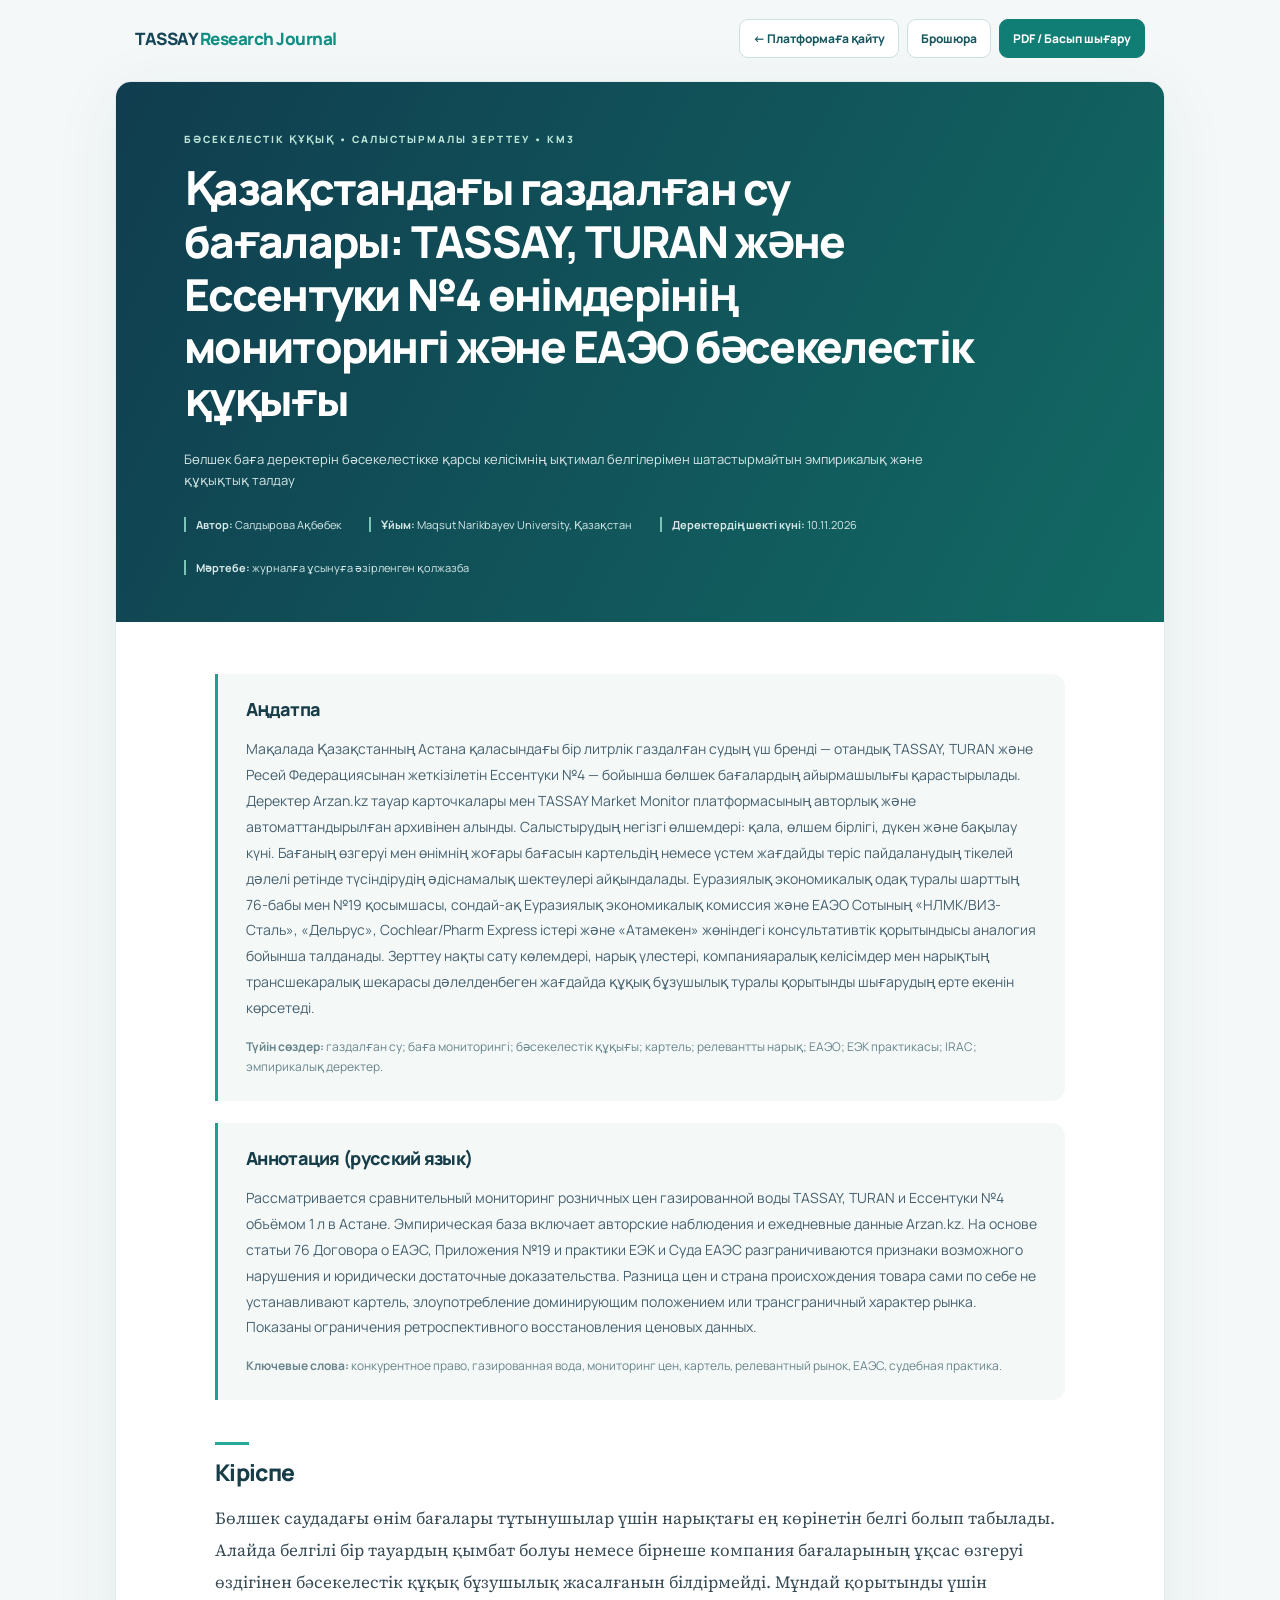
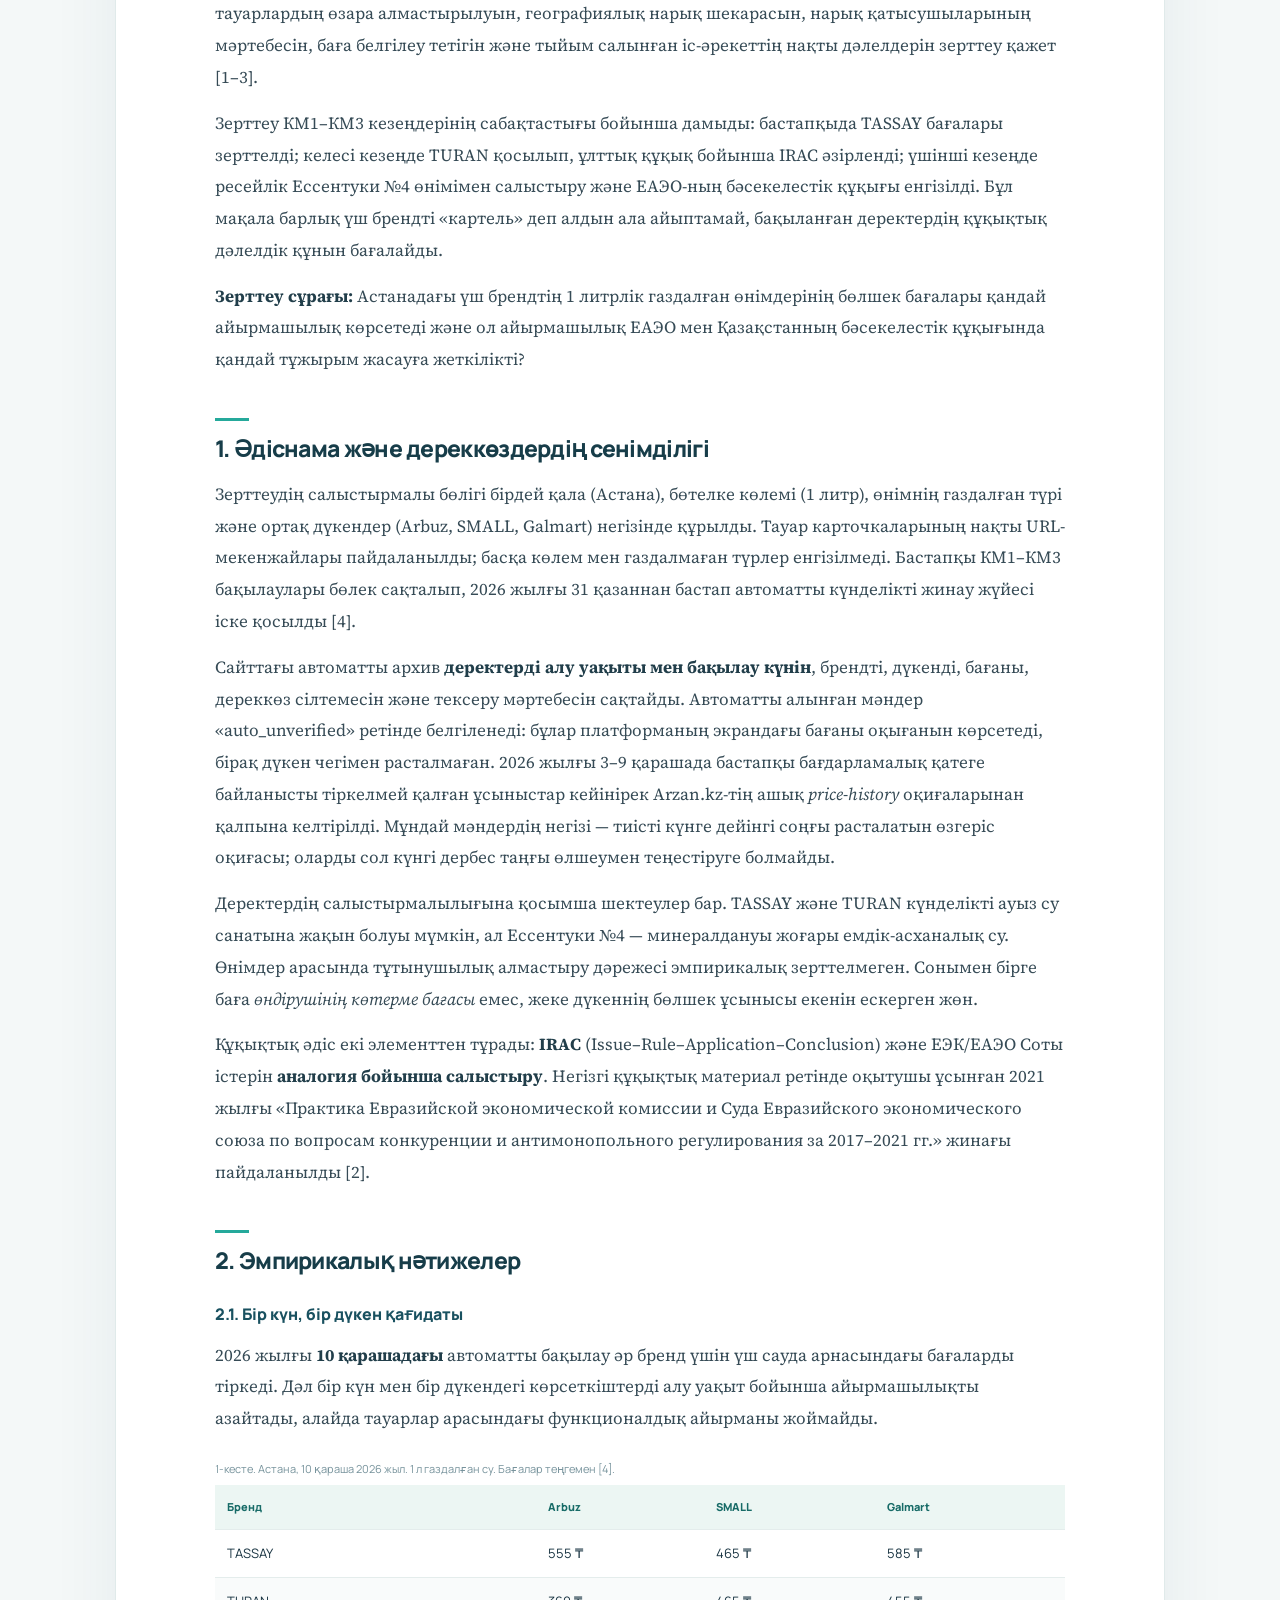
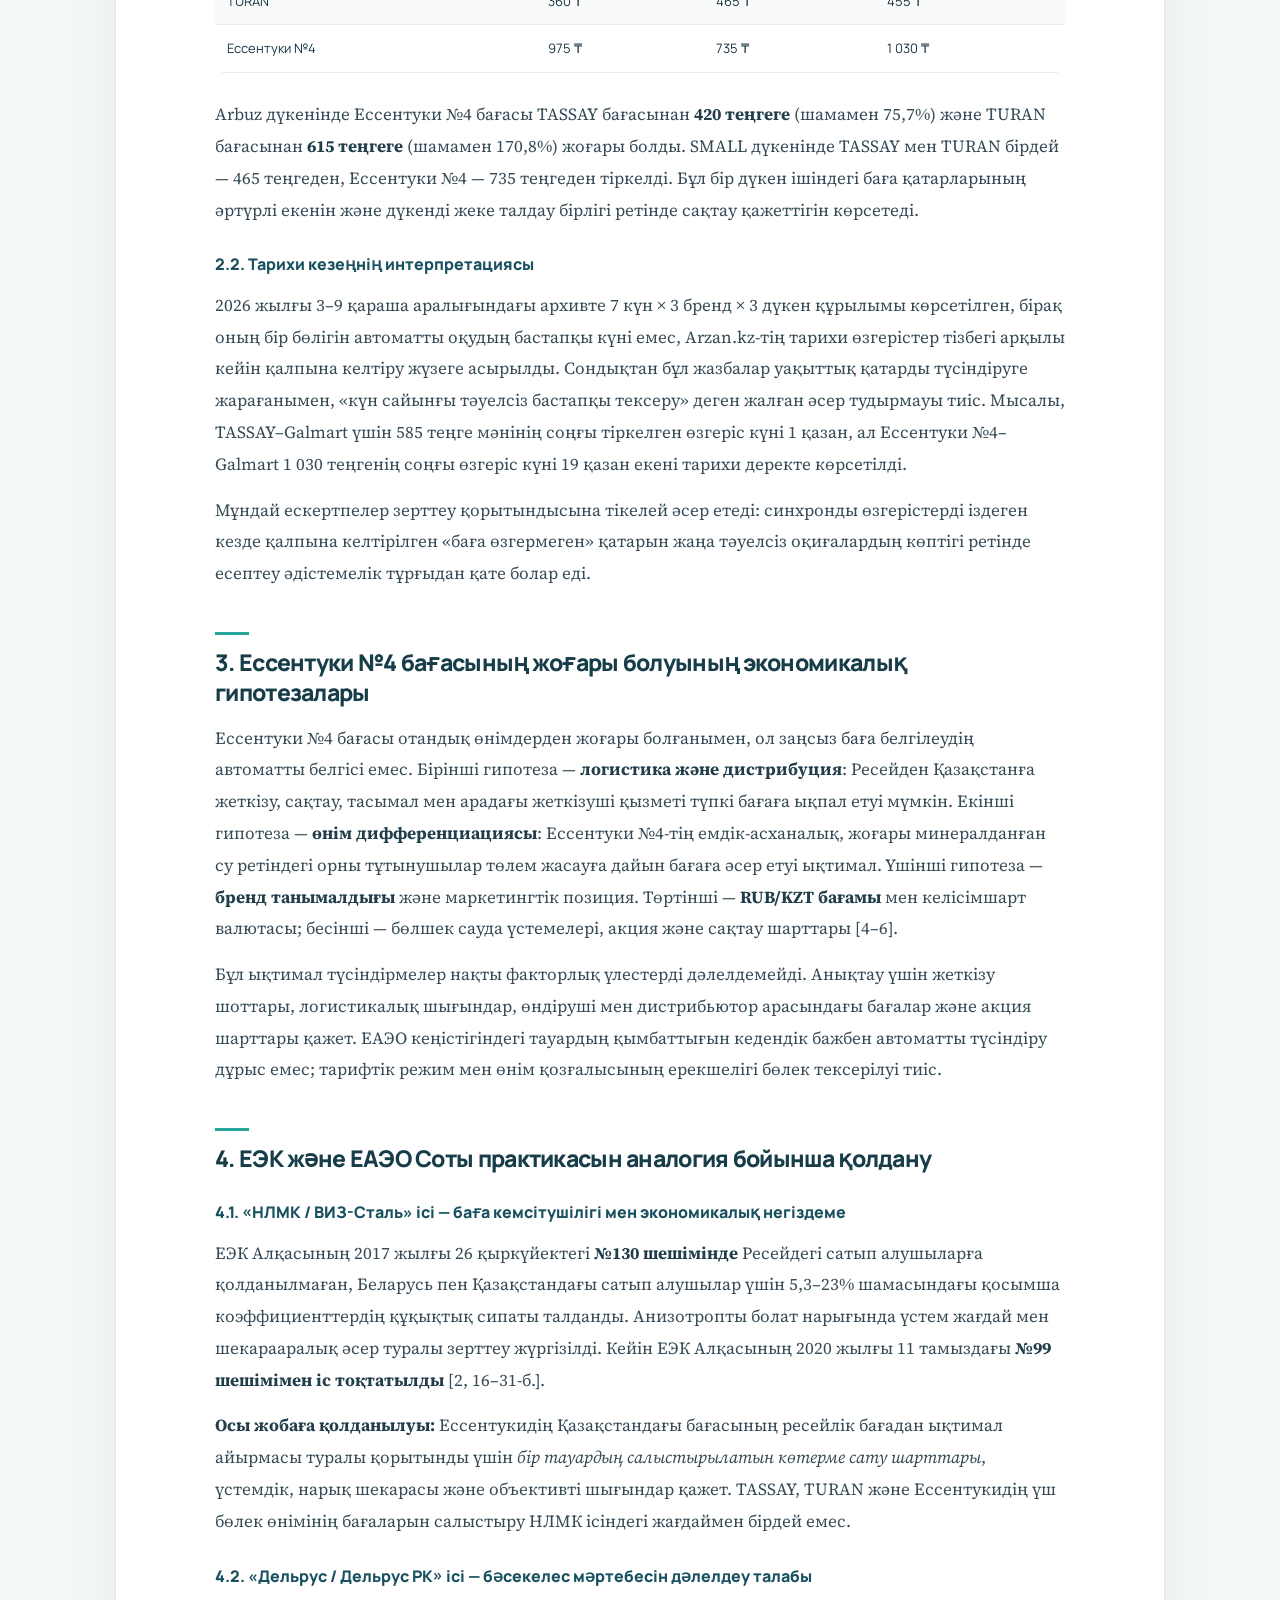
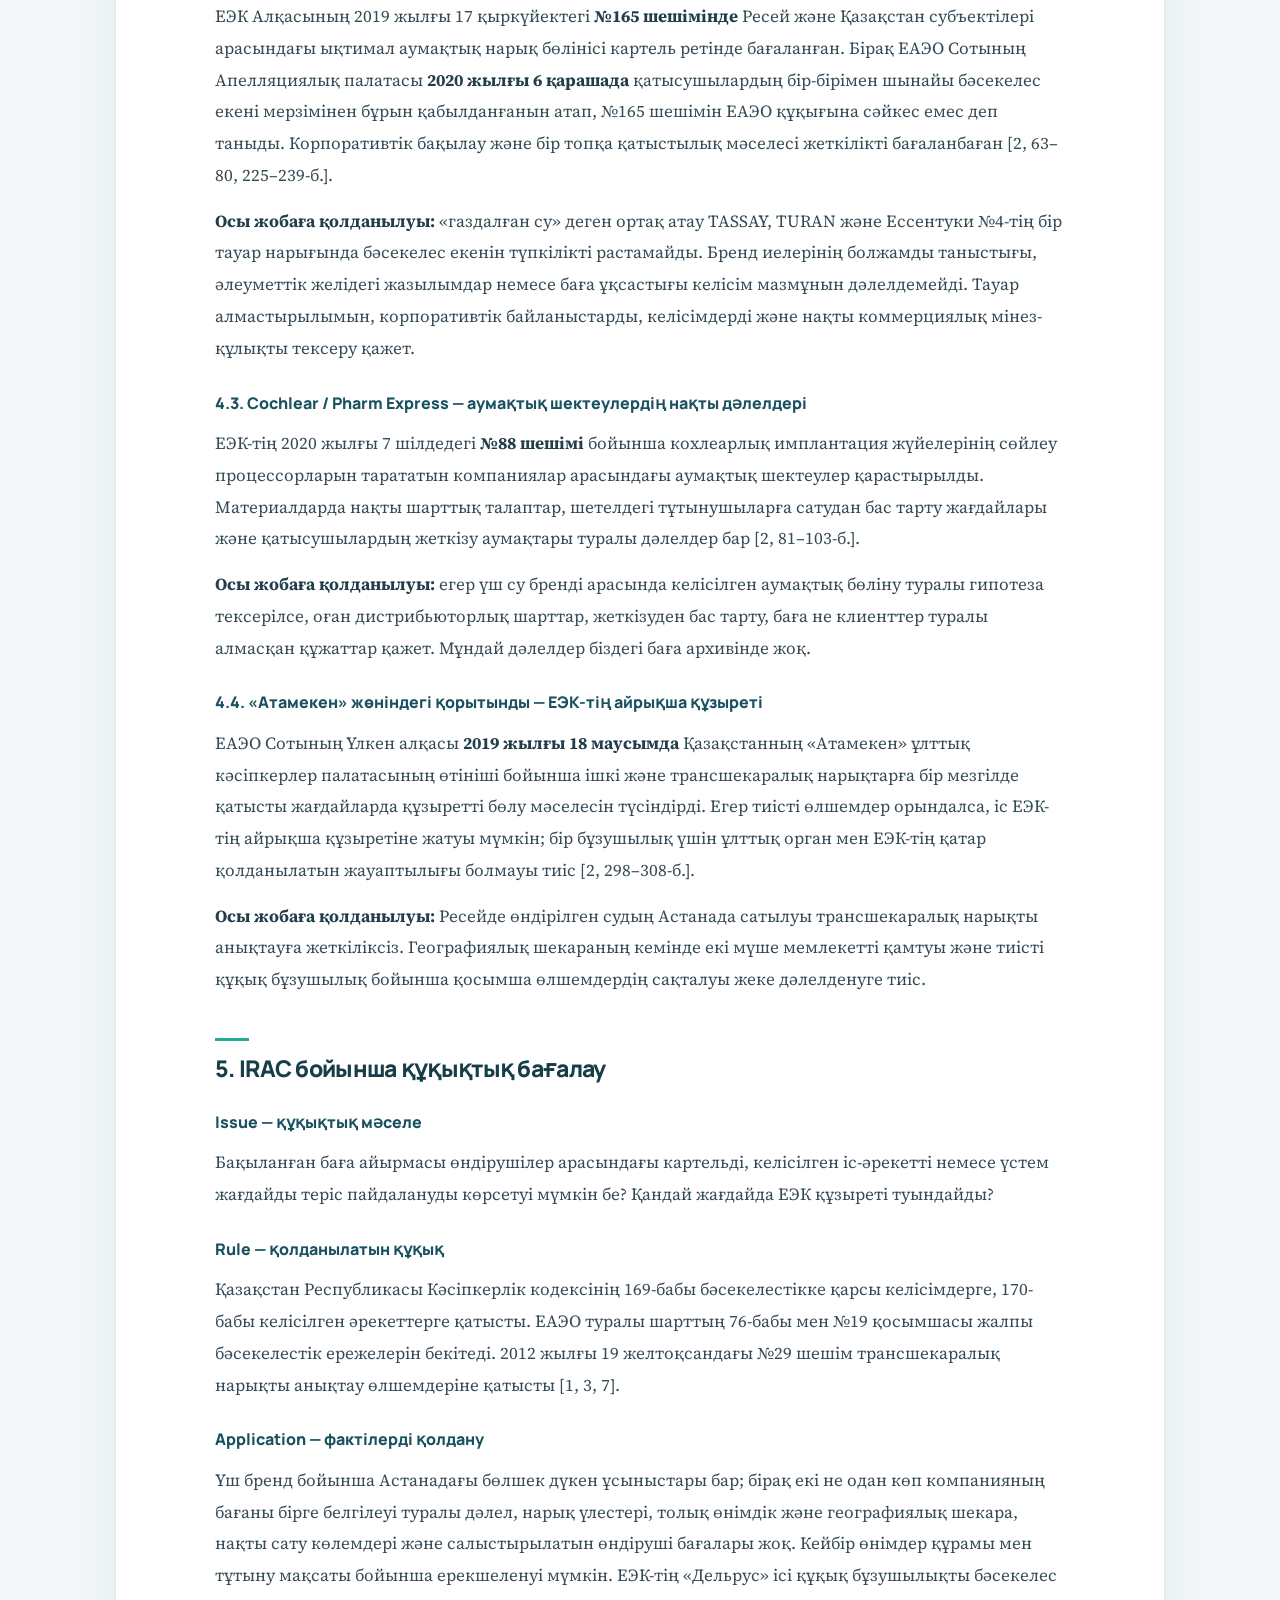
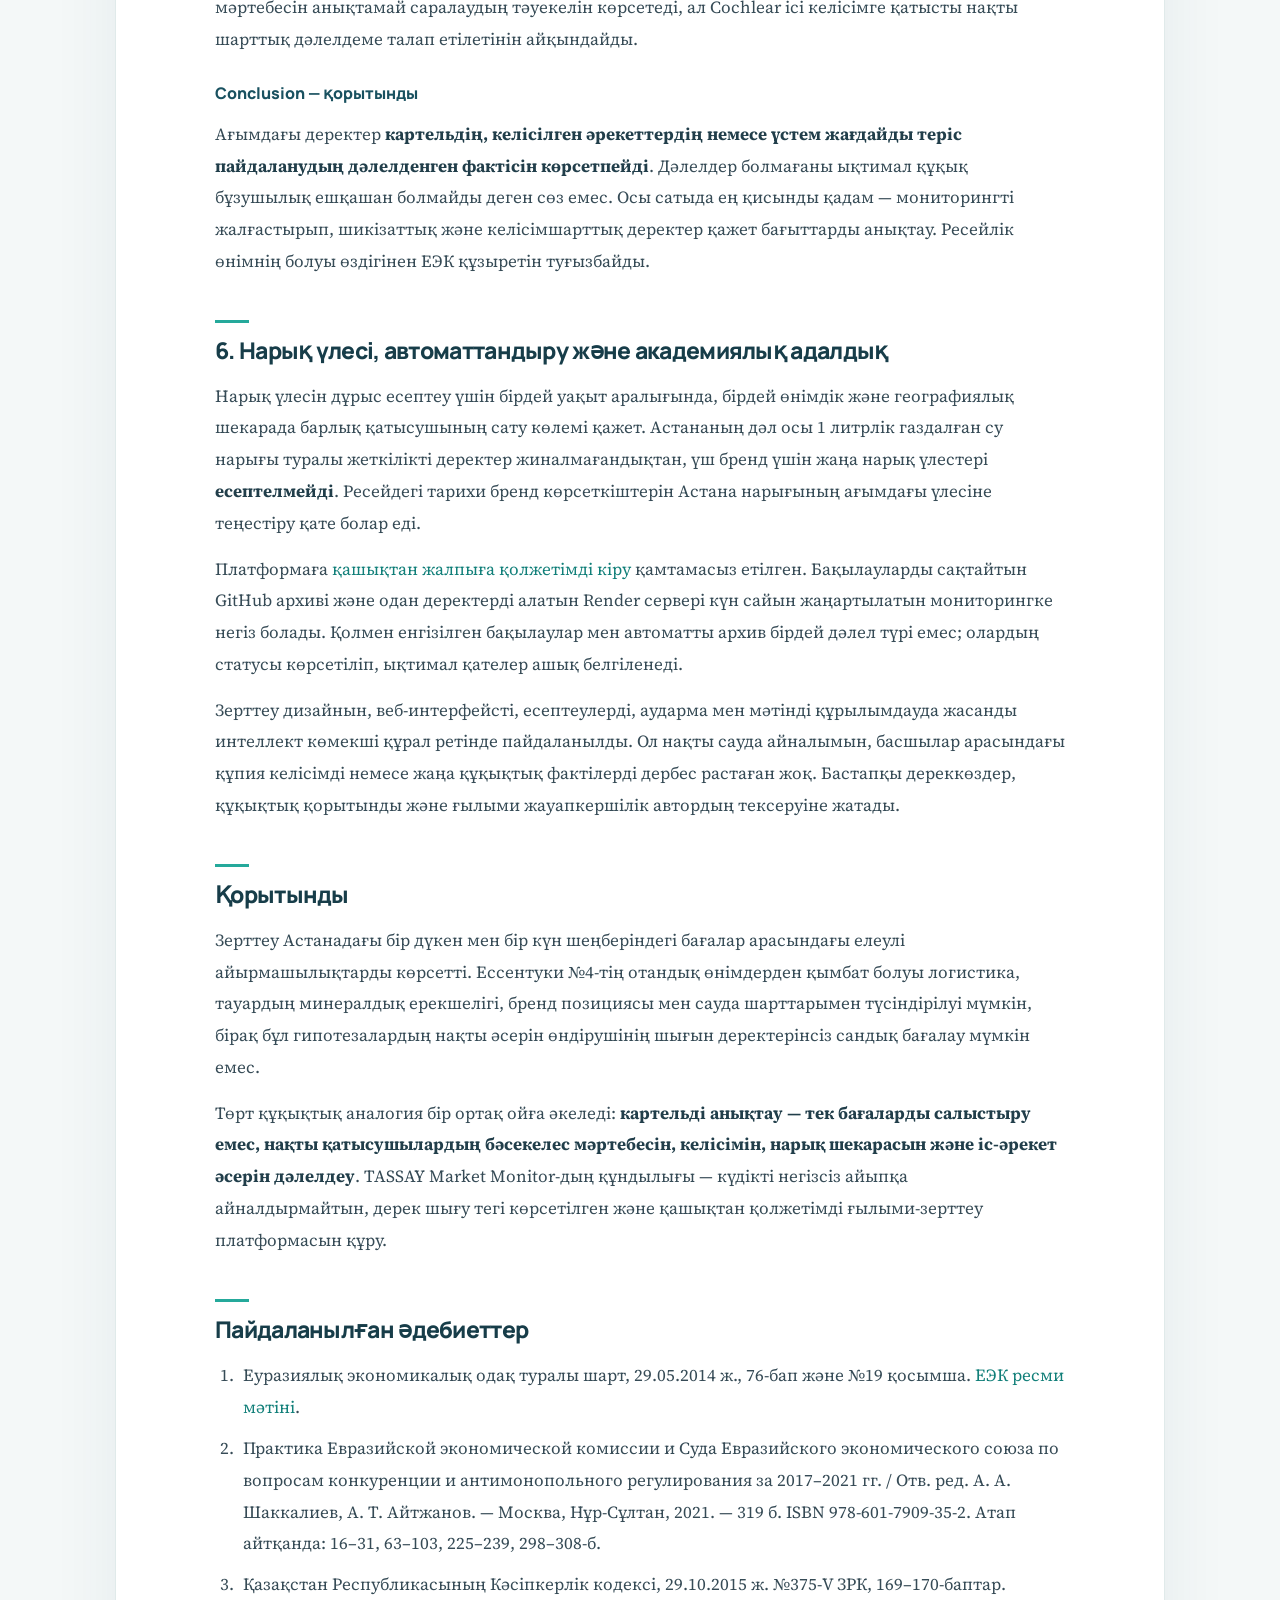
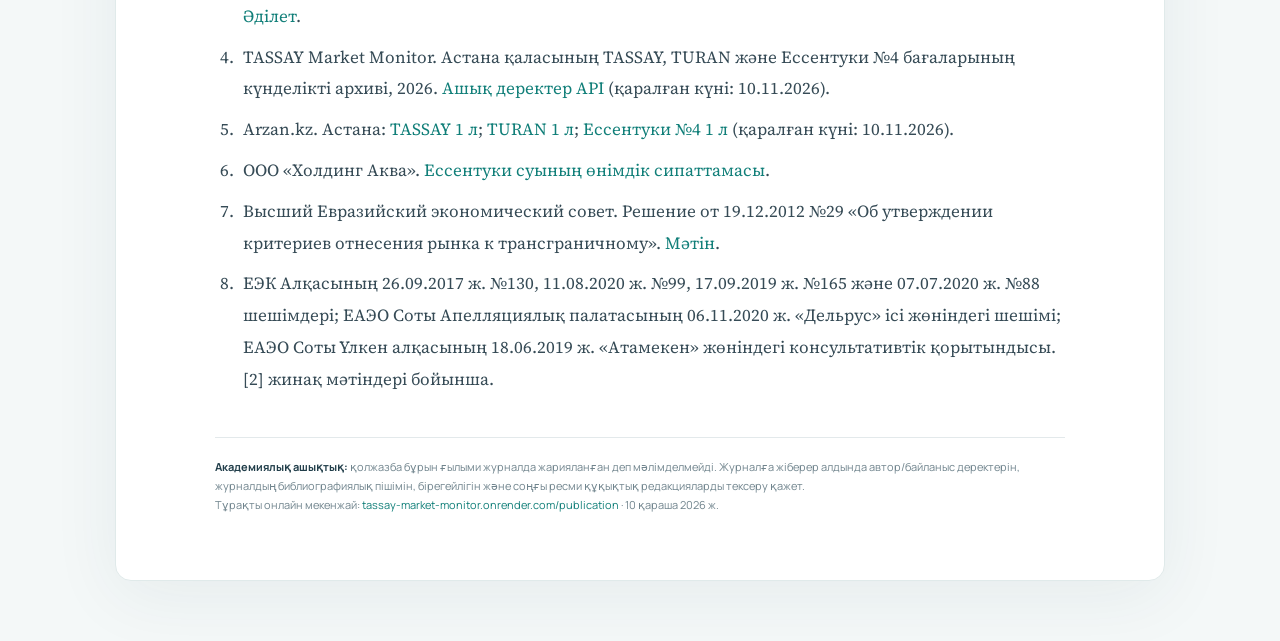
<file: publication.html>
<!doctype html>
<html lang="kk"><head><meta charset="utf-8"><meta name="viewport" content="width=device-width, initial-scale=1">
<meta name="description" content="TASSAY, TURAN және Ессентуки №4 бағалары, ЕЭК және ЕАЭО Сотының практикасы негізіндегі салыстырмалы құқықтық зерттеу.">
<title>Ғылыми мақала | TASSAY Market Monitor</title>
<link rel="stylesheet" href="/paper.css?v=20261110">
</head><body>
<nav class="paper-nav"><a class="brand" href="/kk">TASSAY <span>Research Journal</span></a><div class="actions"><a class="paper-btn" href="/kk">← Платформаға қайту</a><a class="paper-btn" href="/brochure">Брошюра</a><button type="button" class="paper-btn solid" onclick="window.print()">PDF / Басып шығару</button></div></nav>
<div class="paper-shell"><header class="paper-banner"><div class="eyebrow">БӘСЕКЕЛЕСТІК ҚҰҚЫҚ • САЛЫСТЫРМАЛЫ ЗЕРТТЕУ • КМ3</div>
<h1>Қазақстандағы газдалған су бағалары: TASSAY, TURAN және Ессентуки №4 өнімдерінің мониторингі және ЕАЭО бәсекелестік құқығы</h1>
<p>Бөлшек баға деректерін бәсекелестікке қарсы келісімнің ықтимал белгілерімен шатастырмайтын эмпирикалық және құқықтық талдау</p>
<div class="paper-details"><span><b>Автор:</b> Салдырова Ақбөбек</span><span><b>Ұйым:</b> Maqsut Narikbayev University, Қазақстан</span><span><b>Деректердің шекті күні:</b> 10.11.2026</span><span><b>Мәртебе:</b> журналға ұсынуға әзірленген қолжазба</span></div></header>
<main class="paper-main"><article>
<div class="abstract"><h2>Аңдатпа</h2>
<p>Мақалада Қазақстанның Астана қаласындағы бір литрлік газдалған судың үш бренді — отандық TASSAY, TURAN және Ресей Федерациясынан жеткізілетін Ессентуки №4 — бойынша бөлшек бағалардың айырмашылығы қарастырылады. Деректер Arzan.kz тауар карточкалары мен TASSAY Market Monitor платформасының авторлық және автоматтандырылған архивінен алынды. Салыстырудың негізгі өлшемдері: қала, өлшем бірлігі, дүкен және бақылау күні. Бағаның өзгеруі мен өнімнің жоғары бағасын картельдің немесе үстем жағдайды теріс пайдаланудың тікелей дәлелі ретінде түсіндірудің әдіснамалық шектеулері айқындалады. Еуразиялық экономикалық одақ туралы шарттың 76-бабы мен №19 қосымшасы, сондай-ақ Еуразиялық экономикалық комиссия және ЕАЭО Сотының «НЛМК/ВИЗ-Сталь», «Дельрус», Cochlear/Pharm Express істері және «Атамекен» жөніндегі консультативтік қорытындысы аналогия бойынша талданады. Зерттеу нақты сату көлемдері, нарық үлестері, компанияаралық келісімдер мен нарықтың трансшекаралық шекарасы дәлелденбеген жағдайда құқық бұзушылық туралы қорытынды шығарудың ерте екенін көрсетеді.</p>
<p class="tags"><b>Түйін сөздер:</b> газдалған су; баға мониторингі; бәсекелестік құқығы; картель; релевантты нарық; ЕАЭО; ЕЭК практикасы; IRAC; эмпирикалық деректер.</p></div>
<div class="abstract"><h2>Аннотация (русский язык)</h2>
<p>Рассматривается сравнительный мониторинг розничных цен газированной воды TASSAY, TURAN и Ессентуки №4 объёмом 1 л в Астане. Эмпирическая база включает авторские наблюдения и ежедневные данные Arzan.kz. На основе статьи 76 Договора о ЕАЭС, Приложения №19 и практики ЕЭК и Суда ЕАЭС разграничиваются признаки возможного нарушения и юридически достаточные доказательства. Разница цен и страна происхождения товара сами по себе не устанавливают картель, злоупотребление доминирующим положением или трансграничный характер рынка. Показаны ограничения ретроспективного восстановления ценовых данных.</p>
<p class="tags"><b>Ключевые слова:</b> конкурентное право, газированная вода, мониторинг цен, картель, релевантный рынок, ЕАЭС, судебная практика.</p></div>

<h2>Кіріспе</h2>
<p>Бөлшек саудадағы өнім бағалары тұтынушылар үшін нарықтағы ең көрінетін белгі болып табылады. Алайда белгілі бір тауардың қымбат болуы немесе бірнеше компания бағаларының ұқсас өзгеруі өздігінен бәсекелестік құқық бұзушылық жасалғанын білдірмейді. Мұндай қорытынды үшін тауарлардың өзара алмастырылуын, географиялық нарық шекарасын, нарық қатысушыларының мәртебесін, баға белгілеу тетігін және тыйым салынған іс-әрекеттің нақты дәлелдерін зерттеу қажет [1–3].</p>
<p>Зерттеу КМ1–КМ3 кезеңдерінің сабақтастығы бойынша дамыды: бастапқыда TASSAY бағалары зерттелді; келесі кезеңде TURAN қосылып, ұлттық құқық бойынша IRAC әзірленді; үшінші кезеңде ресейлік Ессентуки №4 өнімімен салыстыру және ЕАЭО-ның бәсекелестік құқығы енгізілді. Бұл мақала барлық үш брендті «картель» деп алдын ала айыптамай, бақыланған деректердің құқықтық дәлелдік құнын бағалайды.</p>
<p><strong>Зерттеу сұрағы:</strong> Астанадағы үш брендтің 1 литрлік газдалған өнімдерінің бөлшек бағалары қандай айырмашылық көрсетеді және ол айырмашылық ЕАЭО мен Қазақстанның бәсекелестік құқығында қандай тұжырым жасауға жеткілікті?</p>

<h2>1. Әдіснама және дереккөздердің сенімділігі</h2>
<p>Зерттеудің салыстырмалы бөлігі бірдей қала (Астана), бөтелке көлемі (1 литр), өнімнің газдалған түрі және ортақ дүкендер (Arbuz, SMALL, Galmart) негізінде құрылды. Тауар карточкаларының нақты URL-мекенжайлары пайдаланылды; басқа көлем мен газдалмаған түрлер енгізілмеді. Бастапқы КМ1–КМ3 бақылаулары бөлек сақталып, 2026 жылғы 31 қазаннан бастап автоматты күнделікті жинау жүйесі іске қосылды [4].</p>
<p>Сайттағы автоматты архив <strong>деректерді алу уақыты мен бақылау күнін</strong>, брендті, дүкенді, бағаны, дереккөз сілтемесін және тексеру мәртебесін сақтайды. Автоматты алынған мәндер «auto_unverified» ретінде белгіленеді: бұлар платформаның экрандағы бағаны оқығанын көрсетеді, бірақ дүкен чегімен расталмаған. 2026 жылғы 3–9 қарашада бастапқы бағдарламалық қатеге байланысты тіркелмей қалған ұсыныстар кейінірек Arzan.kz-тің ашық <em>price-history</em> оқиғаларынан қалпына келтірілді. Мұндай мәндердің негізі — тиісті күнге дейінгі соңғы расталатын өзгеріс оқиғасы; оларды сол күнгі дербес таңғы өлшеумен теңестіруге болмайды.</p>
<p>Деректердің салыстырмалылығына қосымша шектеулер бар. TASSAY және TURAN күнделікті ауыз су санатына жақын болуы мүмкін, ал Ессентуки №4 — минералдануы жоғары емдік-асханалық су. Өнімдер арасында тұтынушылық алмастыру дәрежесі эмпирикалық зерттелмеген. Сонымен бірге баға <em>өндірушінің көтерме бағасы</em> емес, жеке дүкеннің бөлшек ұсынысы екенін ескерген жөн.</p>
<p>Құқықтық әдіс екі элементтен тұрады: <strong>IRAC</strong> (Issue–Rule–Application–Conclusion) және ЕЭК/ЕАЭО Соты істерін <strong>аналогия бойынша салыстыру</strong>. Негізгі құқықтық материал ретінде оқытушы ұсынған 2021 жылғы «Практика Евразийской экономической комиссии и Суда Евразийского экономического союза по вопросам конкуренции и антимонопольного регулирования за 2017–2021 гг.» жинағы пайдаланылды [2].</p>

<h2>2. Эмпирикалық нәтижелер</h2>
<h3>2.1. Бір күн, бір дүкен қағидаты</h3>
<p>2026 жылғы <strong>10 қарашадағы</strong> автоматты бақылау әр бренд үшін үш сауда арнасындағы бағаларды тіркеді. Дәл бір күн мен бір дүкендегі көрсеткіштерді алу уақыт бойынша айырмашылықты азайтады, алайда тауарлар арасындағы функционалдық айырманы жоймайды.</p>
<table><caption>1-кесте. Астана, 10 қараша 2026 жыл. 1 л газдалған су. Бағалар теңгемен [4].</caption><thead><tr><th>Бренд</th><th>Arbuz</th><th>SMALL</th><th>Galmart</th></tr></thead><tbody>
<tr><td>TASSAY</td><td>555 ₸</td><td>465 ₸</td><td>585 ₸</td></tr>
<tr><td>TURAN</td><td>360 ₸</td><td>465 ₸</td><td>455 ₸</td></tr>
<tr><td>Ессентуки №4</td><td>975 ₸</td><td>735 ₸</td><td>1 030 ₸</td></tr>
</tbody></table>
<p>Arbuz дүкенінде Ессентуки №4 бағасы TASSAY бағасынан <strong>420 теңгеге</strong> (шамамен 75,7%) және TURAN бағасынан <strong>615 теңгеге</strong> (шамамен 170,8%) жоғары болды. SMALL дүкенінде TASSAY мен TURAN бірдей — 465 теңгеден, Ессентуки №4 — 735 теңгеден тіркелді. Бұл бір дүкен ішіндегі баға қатарларының әртүрлі екенін және дүкенді жеке талдау бірлігі ретінде сақтау қажеттігін көрсетеді.</p>
<h3>2.2. Тарихи кезеңнің интерпретациясы</h3>
<p>2026 жылғы 3–9 қараша аралығындағы архивте 7 күн × 3 бренд × 3 дүкен құрылымы көрсетілген, бірақ оның бір бөлігін автоматты оқудың бастапқы күні емес, Arzan.kz-тің тарихи өзгерістер тізбегі арқылы кейін қалпына келтіру жүзеге асырылды. Сондықтан бұл жазбалар уақыттық қатарды түсіндіруге жарағанымен, «күн сайынғы тәуелсіз бастапқы тексеру» деген жалған әсер тудырмауы тиіс. Мысалы, TASSAY–Galmart үшін 585 теңге мәнінің соңғы тіркелген өзгеріс күні 1 қазан, ал Ессентуки №4–Galmart 1 030 теңгенің соңғы өзгеріс күні 19 қазан екені тарихи деректе көрсетілді.</p>
<p>Мұндай ескертпелер зерттеу қорытындысына тікелей әсер етеді: синхронды өзгерістерді іздеген кезде қалпына келтірілген «баға өзгермеген» қатарын жаңа тәуелсіз оқиғалардың көптігі ретінде есептеу әдістемелік тұрғыдан қате болар еді.</p>

<h2>3. Ессентуки №4 бағасының жоғары болуының экономикалық гипотезалары</h2>
<p>Ессентуки №4 бағасы отандық өнімдерден жоғары болғанымен, ол заңсыз баға белгілеудің автоматты белгісі емес. Бірінші гипотеза — <strong>логистика және дистрибуция</strong>: Ресейден Қазақстанға жеткізу, сақтау, тасымал мен арадағы жеткізуші қызметі түпкі бағаға ықпал етуі мүмкін. Екінші гипотеза — <strong>өнім дифференциациясы</strong>: Ессентуки №4-тің емдік-асханалық, жоғары минералданған су ретіндегі орны тұтынушылар төлем жасауға дайын бағаға әсер етуі ықтимал. Үшінші гипотеза — <strong>бренд танымалдығы</strong> және маркетингтік позиция. Төртінші — <strong>RUB/KZT бағамы</strong> мен келісімшарт валютасы; бесінші — бөлшек сауда үстемелері, акция және сақтау шарттары [4–6].</p>
<p>Бұл ықтимал түсіндірмелер нақты факторлық үлестерді дәлелдемейді. Анықтау үшін жеткізу шоттары, логистикалық шығындар, өндіруші мен дистрибьютор арасындағы бағалар және акция шарттары қажет. ЕАЭО кеңістігіндегі тауардың қымбаттығын кедендік бажбен автоматты түсіндіру дұрыс емес; тарифтік режим мен өнім қозғалысының ерекшелігі бөлек тексерілуі тиіс.</p>

<h2>4. ЕЭК және ЕАЭО Соты практикасын аналогия бойынша қолдану</h2>
<h3>4.1. «НЛМК / ВИЗ-Сталь» ісі — баға кемсітушілігі мен экономикалық негіздеме</h3>
<p>ЕЭК Алқасының 2017 жылғы 26 қыркүйектегі <strong>№130 шешімінде</strong> Ресейдегі сатып алушыларға қолданылмаған, Беларусь пен Қазақстандағы сатып алушылар үшін 5,3–23% шамасындағы қосымша коэффициенттердің құқықтық сипаты талданды. Анизотропты болат нарығында үстем жағдай мен шекарааралық әсер туралы зерттеу жүргізілді. Кейін ЕЭК Алқасының 2020 жылғы 11 тамыздағы <strong>№99 шешімімен іс тоқтатылды</strong> [2, 16–31-б.].</p>
<p><strong>Осы жобаға қолданылуы:</strong> Ессентукидің Қазақстандағы бағасының ресейлік бағадан ықтимал айырмасы туралы қорытынды үшін <em>бір тауардың салыстырылатын көтерме сату шарттары</em>, үстемдік, нарық шекарасы және объективті шығындар қажет. TASSAY, TURAN және Ессентукидің үш бөлек өнімінің бағаларын салыстыру НЛМК ісіндегі жағдаймен бірдей емес.</p>
<h3>4.2. «Дельрус / Дельрус РК» ісі — бәсекелес мәртебесін дәлелдеу талабы</h3>
<p>ЕЭК Алқасының 2019 жылғы 17 қыркүйектегі <strong>№165 шешімінде</strong> Ресей және Қазақстан субъектілері арасындағы ықтимал аумақтық нарық бөлінісі картель ретінде бағаланған. Бірақ ЕАЭО Сотының Апелляциялық палатасы <strong>2020 жылғы 6 қарашада</strong> қатысушылардың бір-бірімен шынайы бәсекелес екені мерзімінен бұрын қабылданғанын атап, №165 шешімін ЕАЭО құқығына сәйкес емес деп таныды. Корпоративтік бақылау және бір топқа қатыстылық мәселесі жеткілікті бағаланбаған [2, 63–80, 225–239-б.].</p>
<p><strong>Осы жобаға қолданылуы:</strong> «газдалған су» деген ортақ атау TASSAY, TURAN және Ессентуки №4-тің бір тауар нарығында бәсекелес екенін түпкілікті растамайды. Бренд иелерінің болжамды таныстығы, әлеуметтік желідегі жазылымдар немесе баға ұқсастығы келісім мазмұнын дәлелдемейді. Тауар алмастырылымын, корпоративтік байланыстарды, келісімдерді және нақты коммерциялық мінез-құлықты тексеру қажет.</p>
<h3>4.3. Cochlear / Pharm Express — аумақтық шектеулердің нақты дәлелдері</h3>
<p>ЕЭК-тің 2020 жылғы 7 шілдедегі <strong>№88 шешімі</strong> бойынша кохлеарлық имплантация жүйелерінің сөйлеу процессорларын тарататын компаниялар арасындағы аумақтық шектеулер қарастырылды. Материалдарда нақты шарттық талаптар, шетелдегі тұтынушыларға сатудан бас тарту жағдайлары және қатысушылардың жеткізу аумақтары туралы дәлелдер бар [2, 81–103-б.].</p>
<p><strong>Осы жобаға қолданылуы:</strong> егер үш су бренді арасында келісілген аумақтық бөліну туралы гипотеза тексерілсе, оған дистрибьюторлық шарттар, жеткізуден бас тарту, баға не клиенттер туралы алмасқан құжаттар қажет. Мұндай дәлелдер біздегі баға архивінде жоқ.</p>
<h3>4.4. «Атамекен» жөніндегі қорытынды — ЕЭК-тің айрықша құзыреті</h3>
<p>ЕАЭО Сотының Үлкен алқасы <strong>2019 жылғы 18 маусымда</strong> Қазақстанның «Атамекен» ұлттық кәсіпкерлер палатасының өтініші бойынша ішкі және трансшекаралық нарықтарға бір мезгілде қатысты жағдайларда құзыретті бөлу мәселесін түсіндірді. Егер тиісті өлшемдер орындалса, іс ЕЭК-тің айрықша құзыретіне жатуы мүмкін; бір бұзушылық үшін ұлттық орган мен ЕЭК-тің қатар қолданылатын жауаптылығы болмауы тиіс [2, 298–308-б.].</p>
<p><strong>Осы жобаға қолданылуы:</strong> Ресейде өндірілген судың Астанада сатылуы трансшекаралық нарықты анықтауға жеткіліксіз. Географиялық шекараның кемінде екі мүше мемлекетті қамтуы және тиісті құқық бұзушылық бойынша қосымша өлшемдердің сақталуы жеке дәлелденуге тиіс.</p>

<h2>5. IRAC бойынша құқықтық бағалау</h2>
<h3>Issue — құқықтық мәселе</h3>
<p>Бақыланған баға айырмасы өндірушілер арасындағы картельді, келісілген іс-әрекетті немесе үстем жағдайды теріс пайдалануды көрсетуі мүмкін бе? Қандай жағдайда ЕЭК құзыреті туындайды?</p>
<h3>Rule — қолданылатын құқық</h3>
<p>Қазақстан Республикасы Кәсіпкерлік кодексінің 169-бабы бәсекелестікке қарсы келісімдерге, 170-бабы келісілген әрекеттерге қатысты. ЕАЭО туралы шарттың 76-бабы мен №19 қосымшасы жалпы бәсекелестік ережелерін бекітеді. 2012 жылғы 19 желтоқсандағы №29 шешім трансшекаралық нарықты анықтау өлшемдеріне қатысты [1, 3, 7].</p>
<h3>Application — фактілерді қолдану</h3>
<p>Үш бренд бойынша Астанадағы бөлшек дүкен ұсыныстары бар; бірақ екі не одан көп компанияның бағаны бірге белгілеуі туралы дәлел, нарық үлестері, толық өнімдік және географиялық шекара, нақты сату көлемдері және салыстырылатын өндіруші бағалары жоқ. Кейбір өнімдер құрамы мен тұтыну мақсаты бойынша ерекшеленуі мүмкін. ЕЭК-тің «Дельрус» ісі құқық бұзушылықты бәсекелес мәртебесін анықтамай саралаудың тәуекелін көрсетеді, ал Cochlear ісі келісімге қатысты нақты шарттық дәлелдеме талап етілетінін айқындайды.</p>
<h3>Conclusion — қорытынды</h3>
<p>Ағымдағы деректер <strong>картельдің, келісілген әрекеттердің немесе үстем жағдайды теріс пайдаланудың дәлелденген фактісін көрсетпейді</strong>. Дәлелдер болмағаны ықтимал құқық бұзушылық ешқашан болмайды деген сөз емес. Осы сатыда ең қисынды қадам — мониторингті жалғастырып, шикізаттық және келісімшарттық деректер қажет бағыттарды анықтау. Ресейлік өнімнің болуы өздігінен ЕЭК құзыретін туғызбайды.</p>

<h2>6. Нарық үлесі, автоматтандыру және академиялық адалдық</h2>
<p>Нарық үлесін дұрыс есептеу үшін бірдей уақыт аралығында, бірдей өнімдік және географиялық шекарада барлық қатысушының сату көлемі қажет. Астананың дәл осы 1 литрлік газдалған су нарығы туралы жеткілікті деректер жиналмағандықтан, үш бренд үшін жаңа нарық үлестері <strong>есептелмейді</strong>. Ресейдегі тарихи бренд көрсеткіштерін Астана нарығының ағымдағы үлесіне теңестіру қате болар еді.</p>
<p>Платформаға <a href="https://tassay-market-monitor.onrender.com/kk">қашықтан жалпыға қолжетімді кіру</a> қамтамасыз етілген. Бақылауларды сақтайтын GitHub архиві және одан деректерді алатын Render сервері күн сайын жаңартылатын мониторингке негіз болады. Қолмен енгізілген бақылаулар мен автоматты архив бірдей дәлел түрі емес; олардың статусы көрсетіліп, ықтимал қателер ашық белгіленеді.</p>
<p>Зерттеу дизайнын, веб-интерфейсті, есептеулерді, аударма мен мәтінді құрылымдауда жасанды интеллект көмекші құрал ретінде пайдаланылды. Ол нақты сауда айналымын, басшылар арасындағы құпия келісімді немесе жаңа құқықтық фактілерді дербес растаған жоқ. Бастапқы дереккөздер, құқықтық қорытынды және ғылыми жауапкершілік автордың тексеруіне жатады.</p>

<h2>Қорытынды</h2>
<p>Зерттеу Астанадағы бір дүкен мен бір күн шеңберіндегі бағалар арасындағы елеулі айырмашылықтарды көрсетті. Ессентуки №4-тің отандық өнімдерден қымбат болуы логистика, тауардың минералдық ерекшелігі, бренд позициясы мен сауда шарттарымен түсіндірілуі мүмкін, бірақ бұл гипотезалардың нақты әсерін өндірушінің шығын деректерінсіз сандық бағалау мүмкін емес.</p>
<p>Төрт құқықтық аналогия бір ортақ ойға әкеледі: <strong>картельді анықтау — тек бағаларды салыстыру емес, нақты қатысушылардың бәсекелес мәртебесін, келісімін, нарық шекарасын және іс-әрекет әсерін дәлелдеу</strong>. TASSAY Market Monitor-дың құндылығы — күдікті негізсіз айыпқа айналдырмайтын, дерек шығу тегі көрсетілген және қашықтан қолжетімді ғылыми-зерттеу платформасын құру.</p>

<h2>Пайдаланылған әдебиеттер</h2>
<ol>
<li>Еуразиялық экономикалық одақ туралы шарт, 29.05.2014 ж., 76-бап және №19 қосымша. <a href="https://eec.eaeunion.org/upload/medialibrary/222/bifmr5rkj91orf6wc3yg26olge6h0wej/Dogovor.pdf">ЕЭК ресми мәтіні</a>.</li>
<li>Практика Евразийской экономической комиссии и Суда Евразийского экономического союза по вопросам конкуренции и антимонопольного регулирования за 2017–2021 гг. / Отв. ред. А. А. Шаккалиев, А. Т. Айтжанов. — Москва, Нұр-Сұлтан, 2021. — 319 б. ISBN 978-601-7909-35-2. Атап айтқанда: 16–31, 63–103, 225–239, 298–308-б.</li>
<li>Қазақстан Республикасының Кәсіпкерлік кодексі, 29.10.2015 ж. №375-V ЗРК, 169–170-баптар. <a href="https://adilet.zan.kz/rus/docs/K1500000375">Әділет</a>.</li>
<li>TASSAY Market Monitor. Астана қаласының TASSAY, TURAN және Ессентуки №4 бағаларының күнделікті архиві, 2026. <a href="https://tassay-market-monitor.onrender.com/api/auto-prices">Ашық деректер API</a> (қаралған күні: 10.11.2026).</li>
<li>Arzan.kz. Астана: <a href="https://arzan.kz/ru/astana/p/voda-mineralnaya-tassay-gazirovannaya-1l-59532c36-90e0-4575-af62-aedb6e80b501">TASSAY 1 л</a>; <a href="https://arzan.kz/ru/astana/p/voda-mineralnaya-gazirovannaya-turan-1l-57cf9489-44e3-403c-ac0c-4889305c0696">TURAN 1 л</a>; <a href="https://arzan.kz/ru/astana/p/voda-mineralnaya-essentuki-4-gazirovannaya-1l-1f15b35a-08de-4cc9-b1bd-8745c1e35006">Ессентуки №4 1 л</a> (қаралған күні: 10.11.2026).</li>
<li>ООО «Холдинг Аква». <a href="https://www.holdingaqua.ru/essentuki">Ессентуки суының өнімдік сипаттамасы</a>.</li>
<li>Высший Евразийский экономический совет. Решение от 19.12.2012 №29 «Об утверждении критериев отнесения рынка к трансграничному». <a href="https://adilet.zan.kz/rus/docs/H12B0000029">Мәтін</a>.</li>
<li>ЕЭК Алқасының 26.09.2017 ж. №130, 11.08.2020 ж. №99, 17.09.2019 ж. №165 және 07.07.2020 ж. №88 шешімдері; ЕАЭО Соты Апелляциялық палатасының 06.11.2020 ж. «Дельрус» ісі жөніндегі шешімі; ЕАЭО Соты Үлкен алқасының 18.06.2019 ж. «Атамекен» жөніндегі консультативтік қорытындысы. [2] жинақ мәтіндері бойынша.</li>
</ol>

<div class="print-footer">
<strong>Академиялық ашықтық:</strong> қолжазба бұрын ғылыми журналда жарияланған деп мәлімделмейді. Журналға жіберер алдында автор/байланыс деректерін, журналдың библиографиялық пішімін, бірегейлігін және соңғы ресми құқықтық редакцияларды тексеру қажет.<br>
Тұрақты онлайн мекенжай: <a href="https://tassay-market-monitor.onrender.com/publication">tassay-market-monitor.onrender.com/publication</a> · 10 қараша 2026 ж.
</div>
</article></main></div></body></html>
</file>
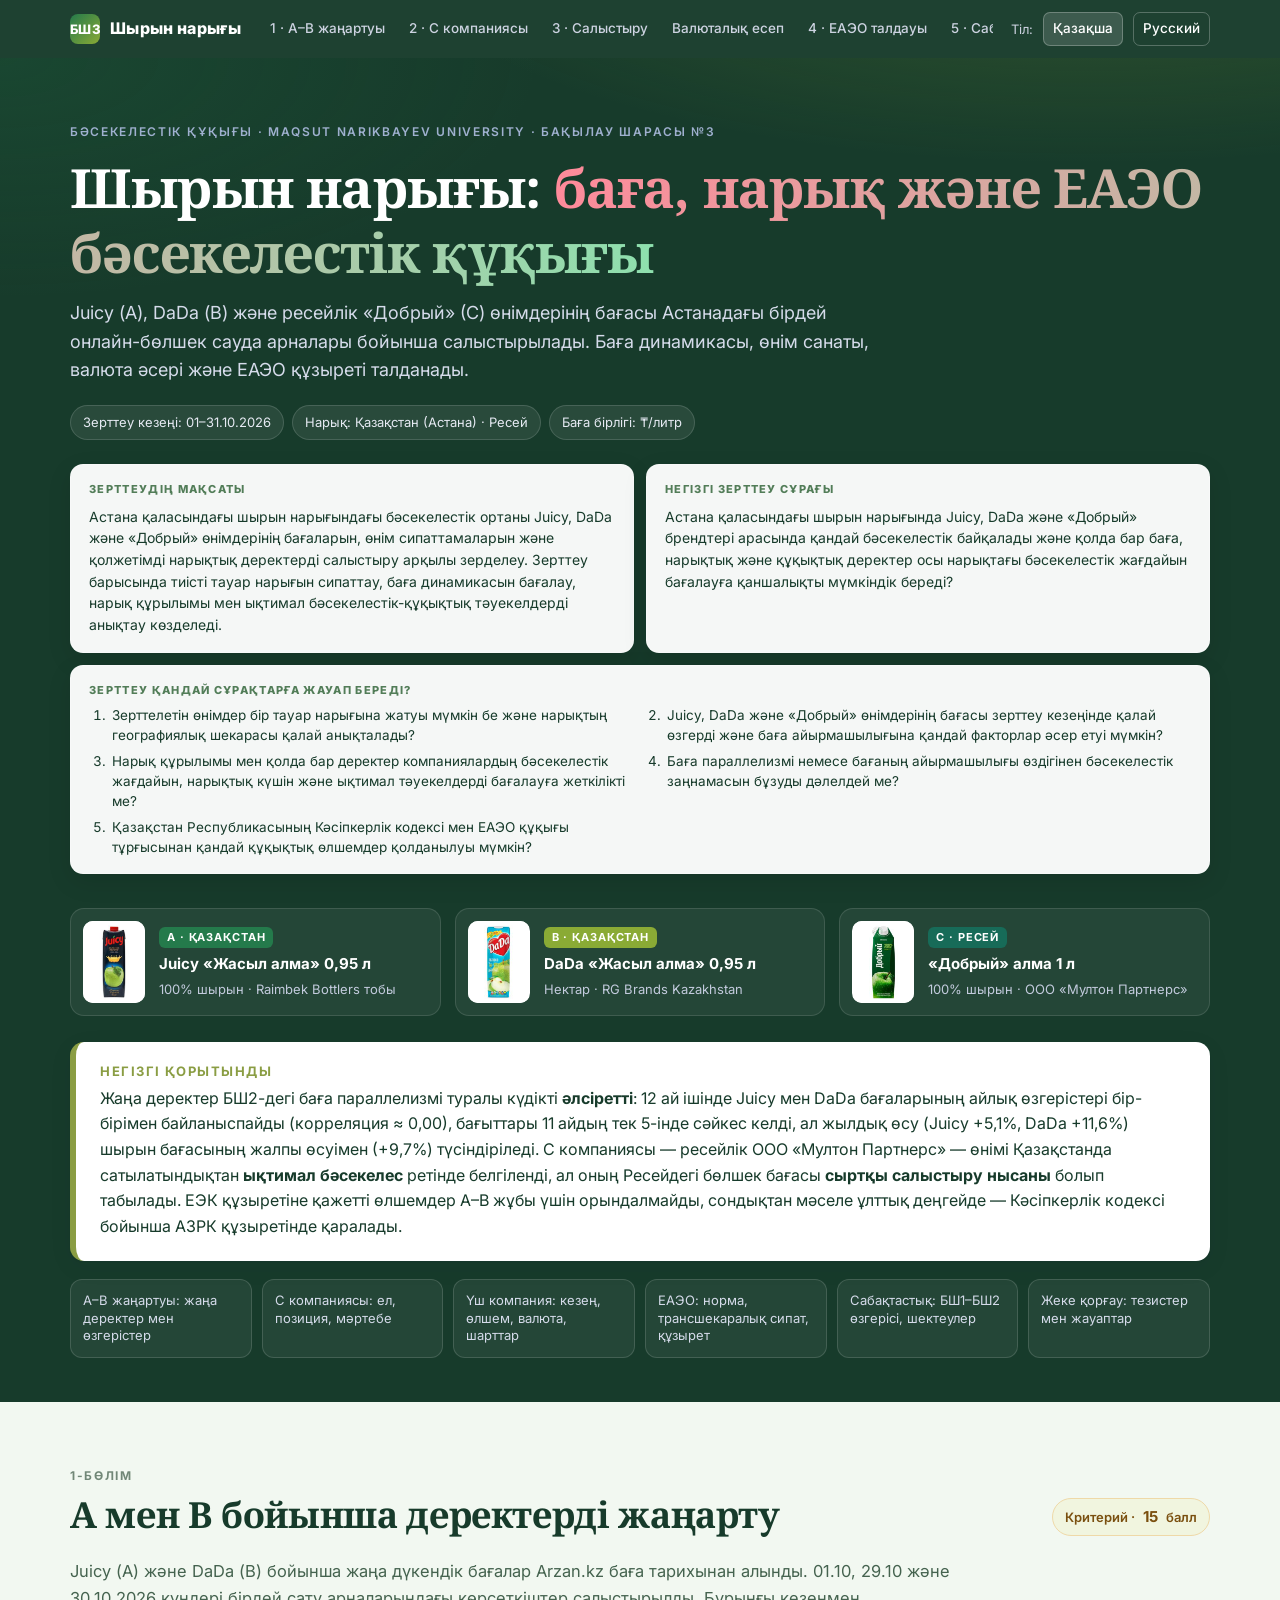
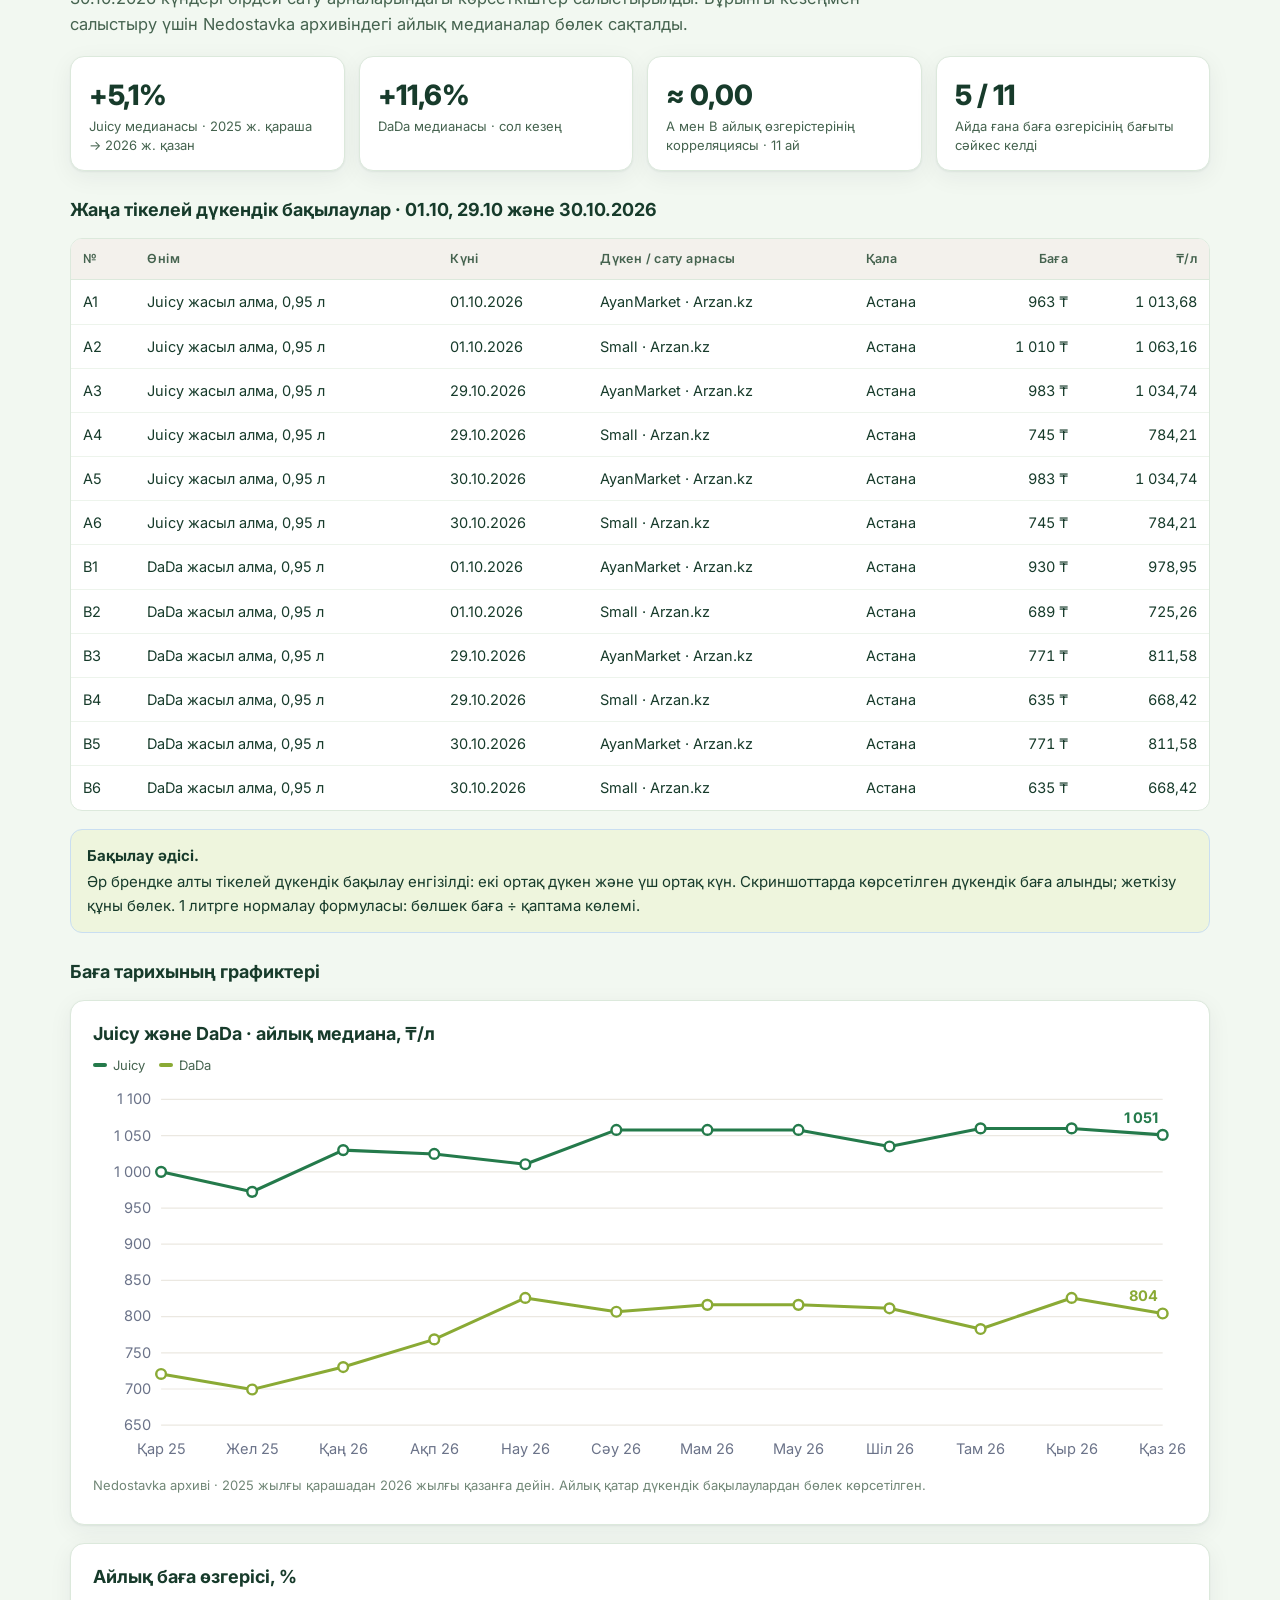
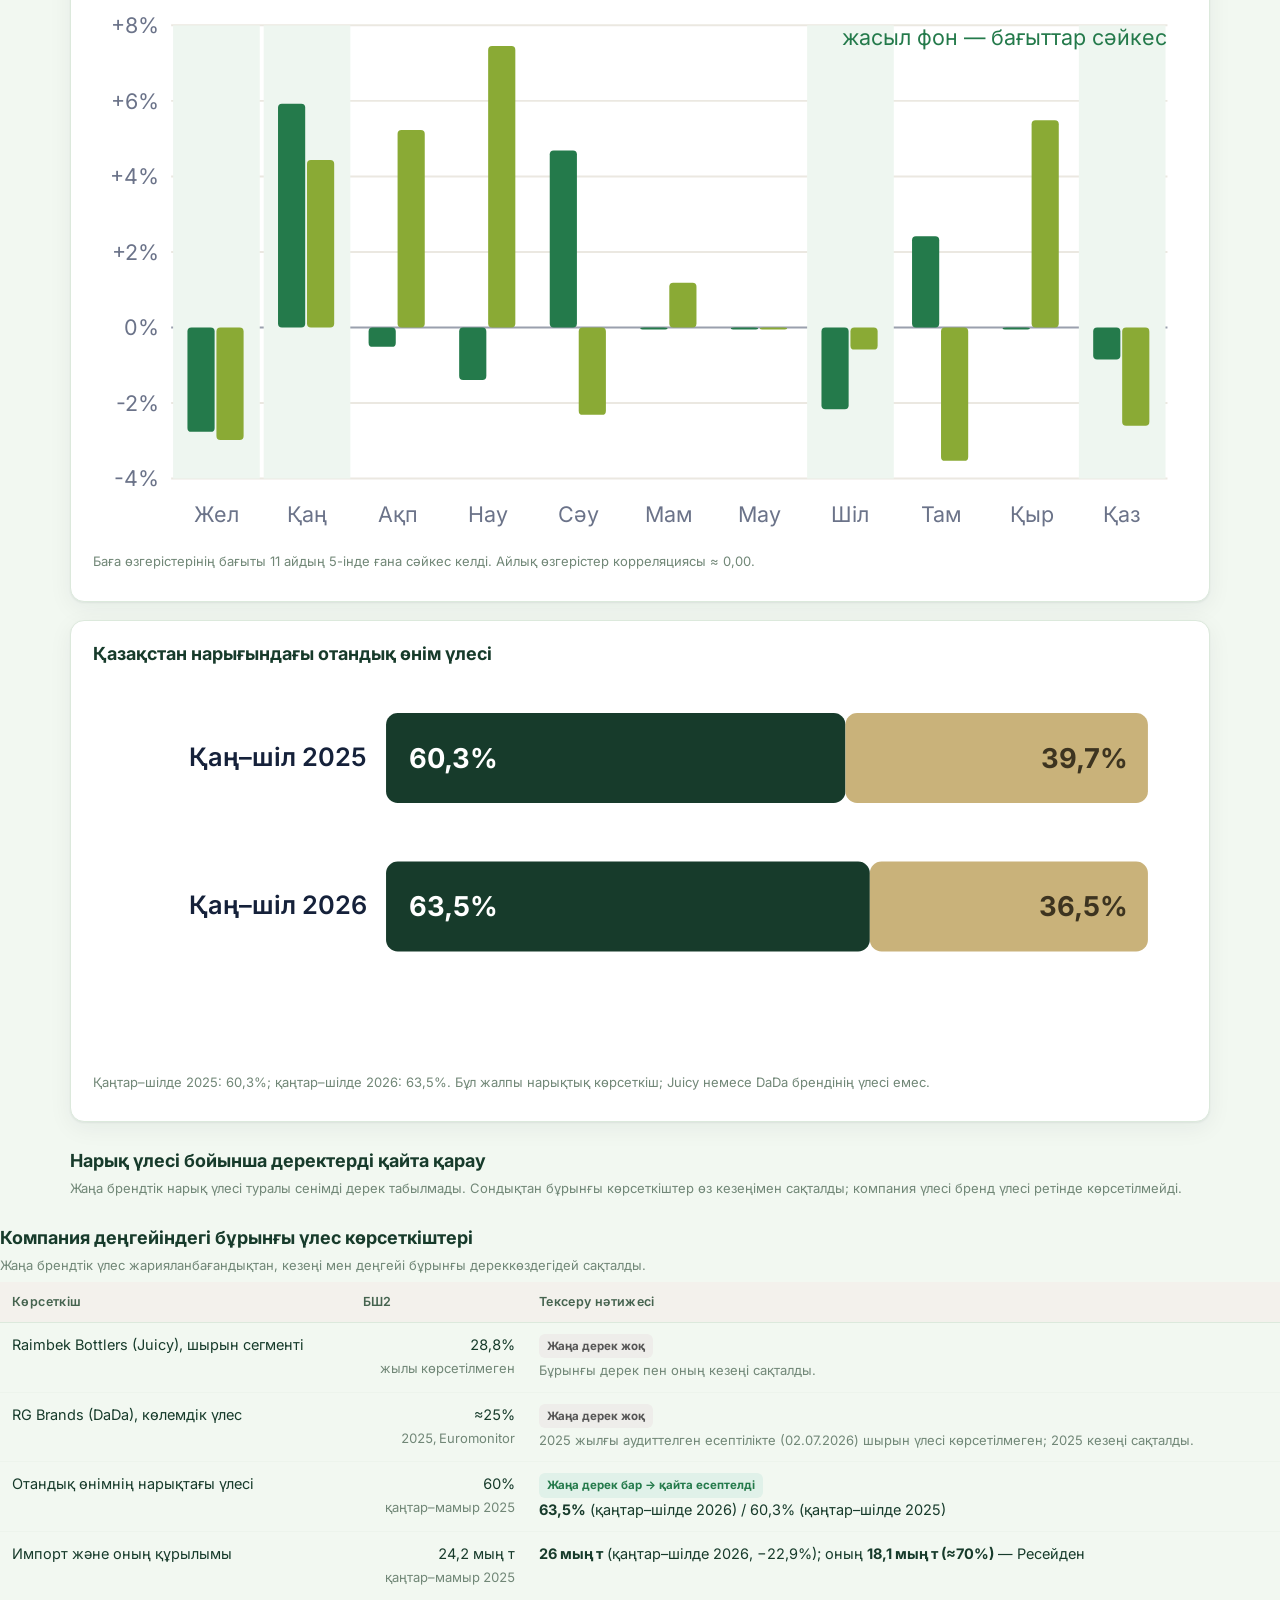
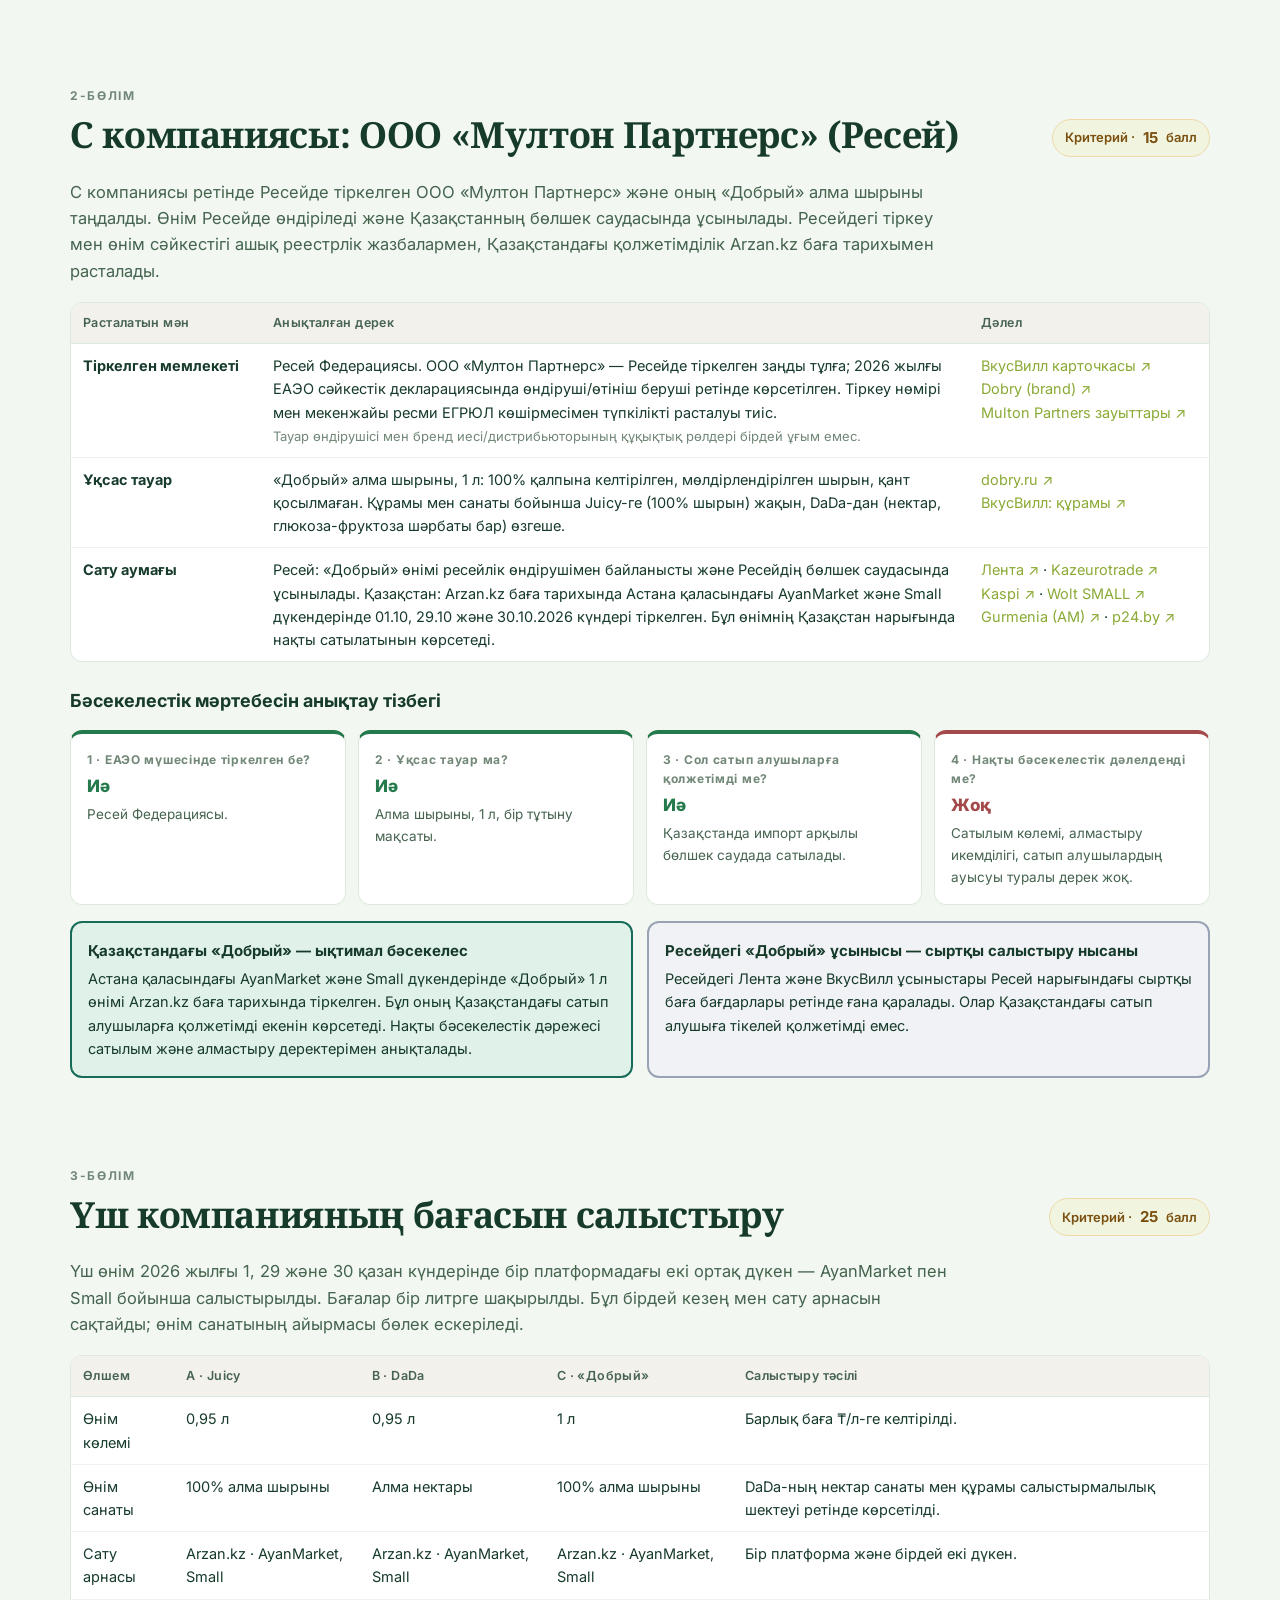
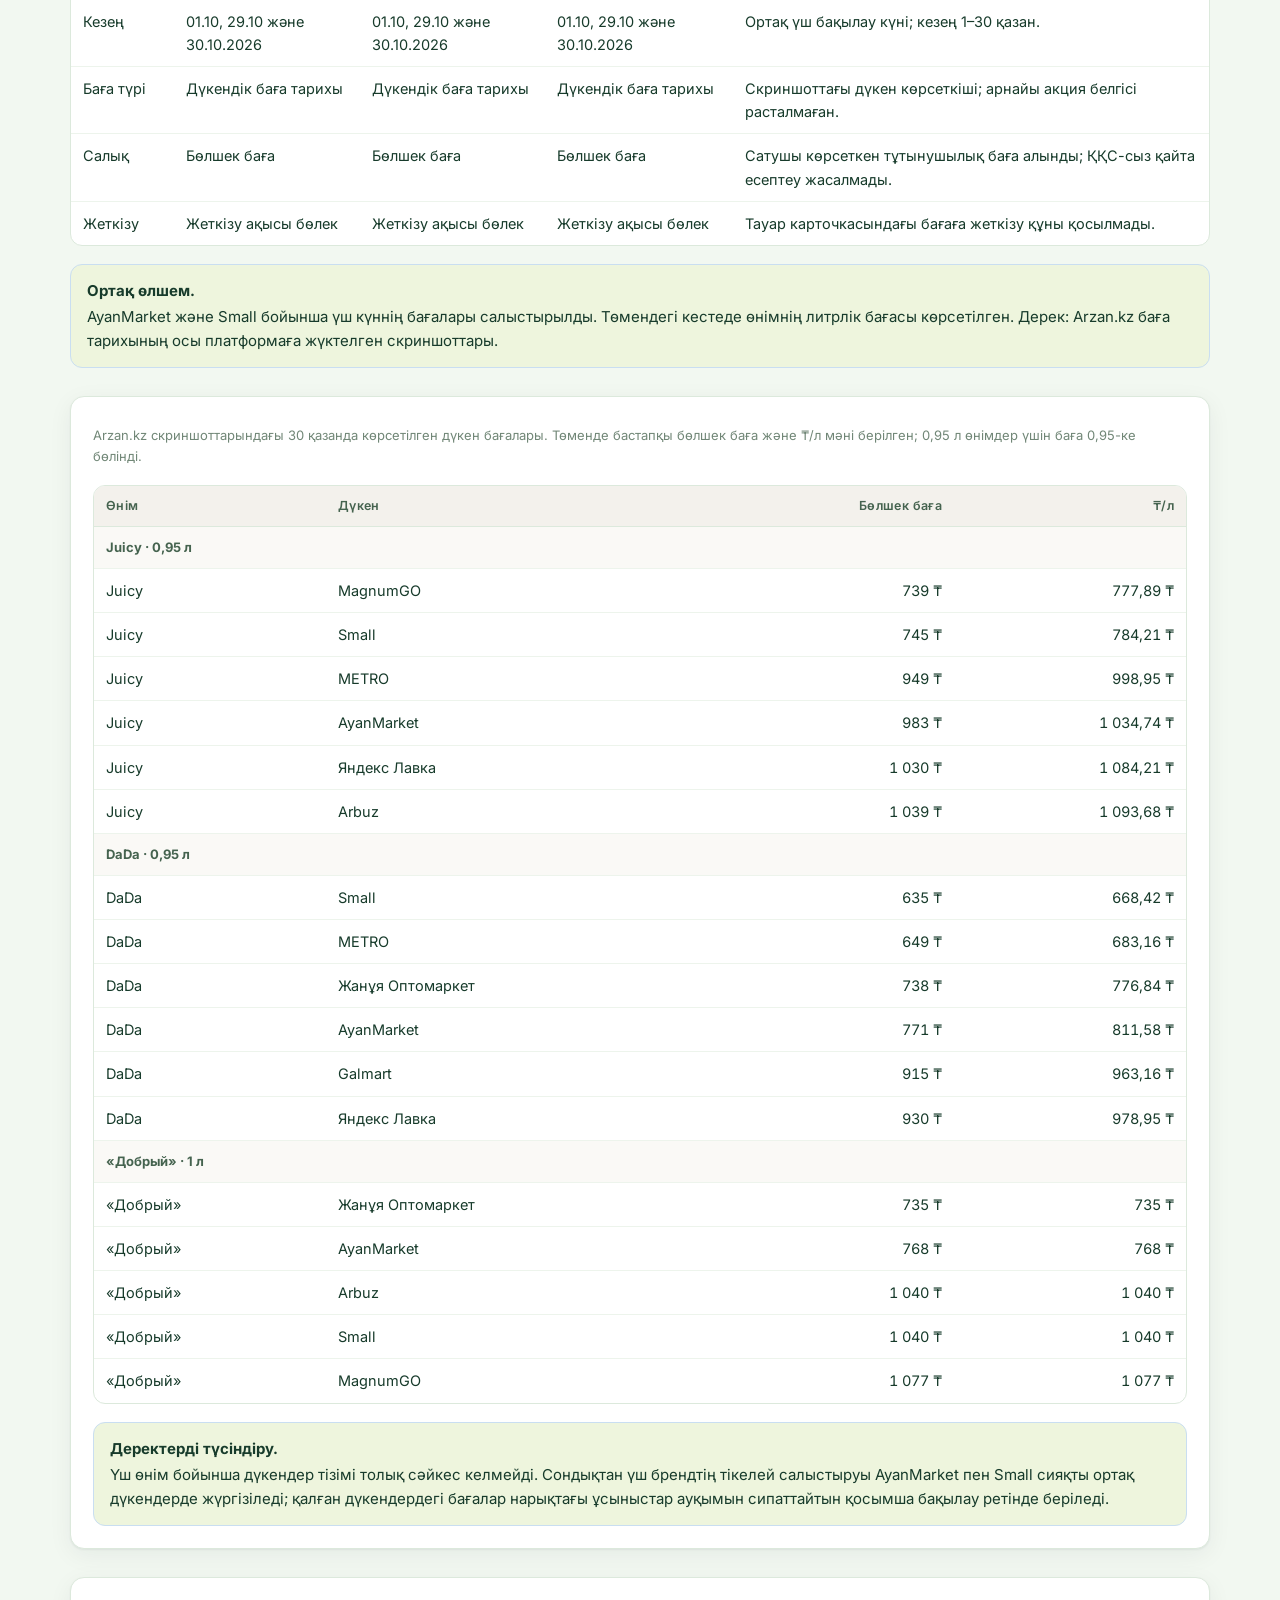
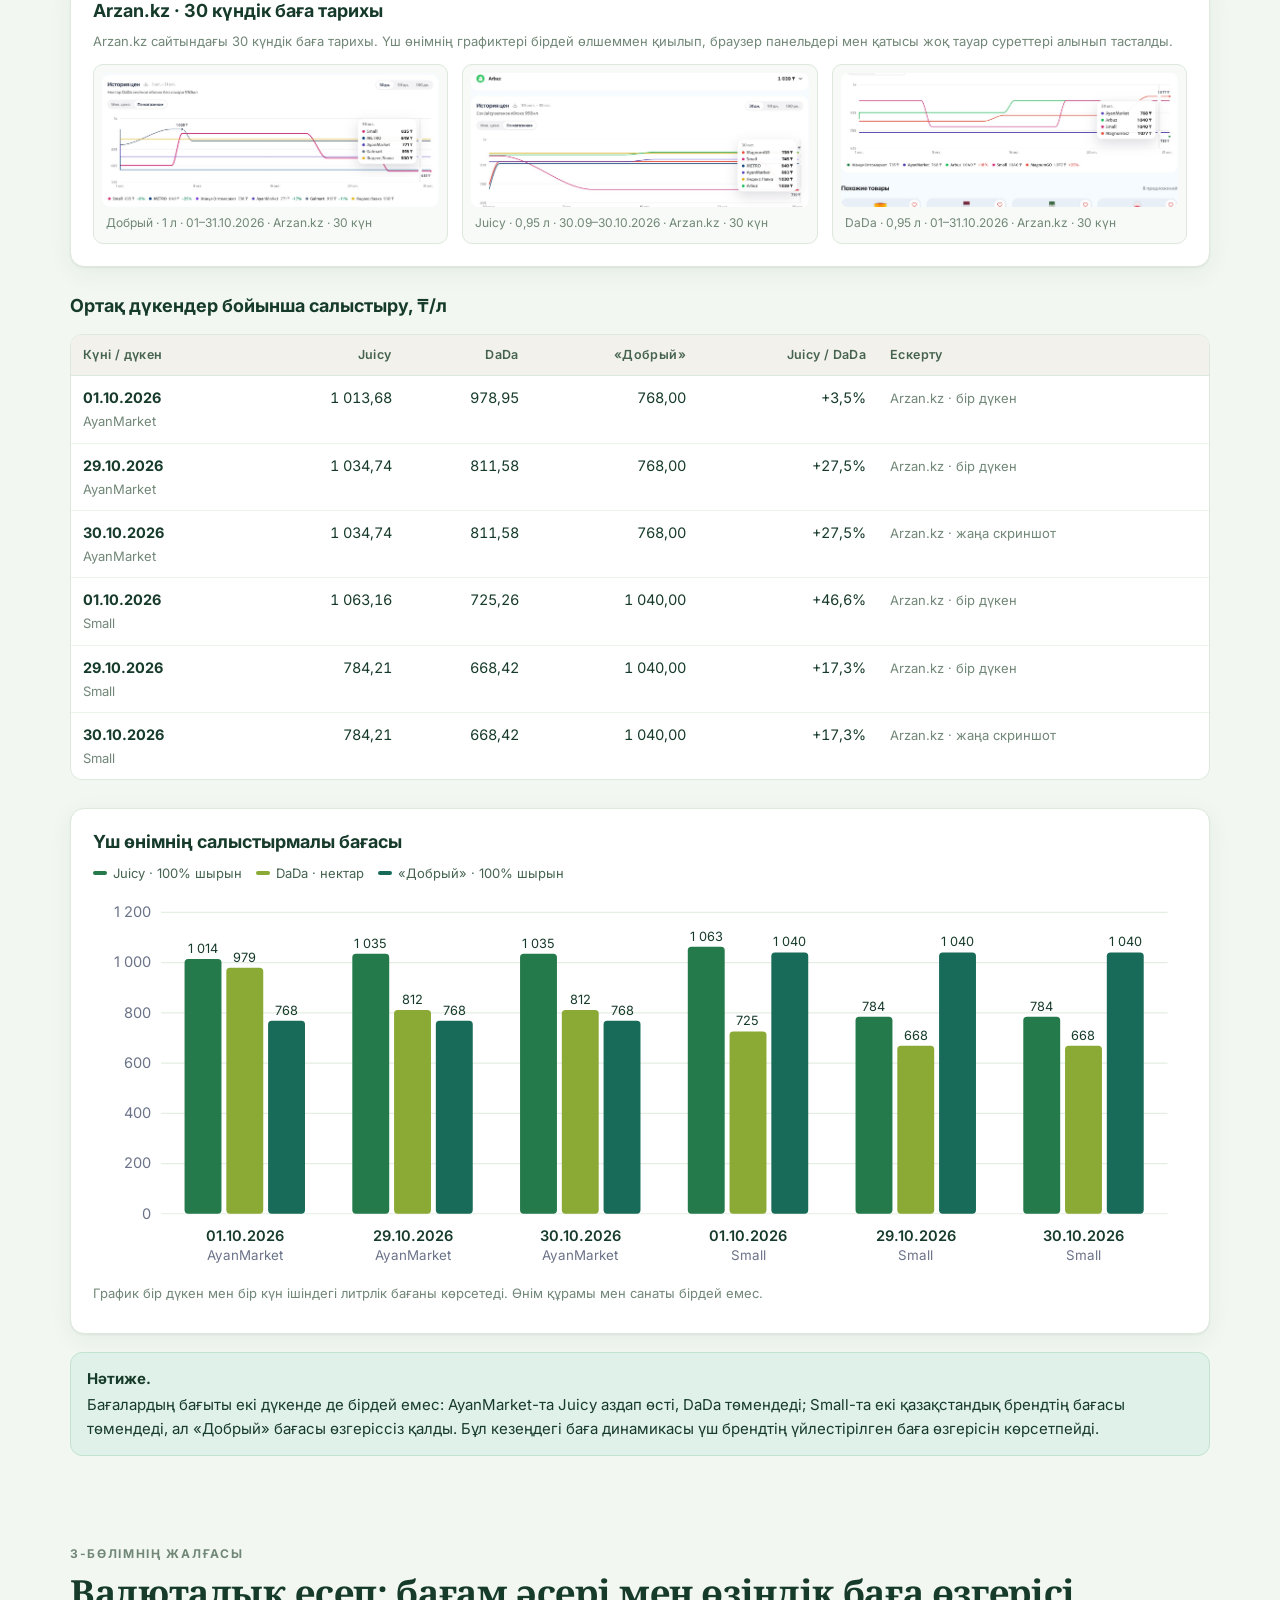
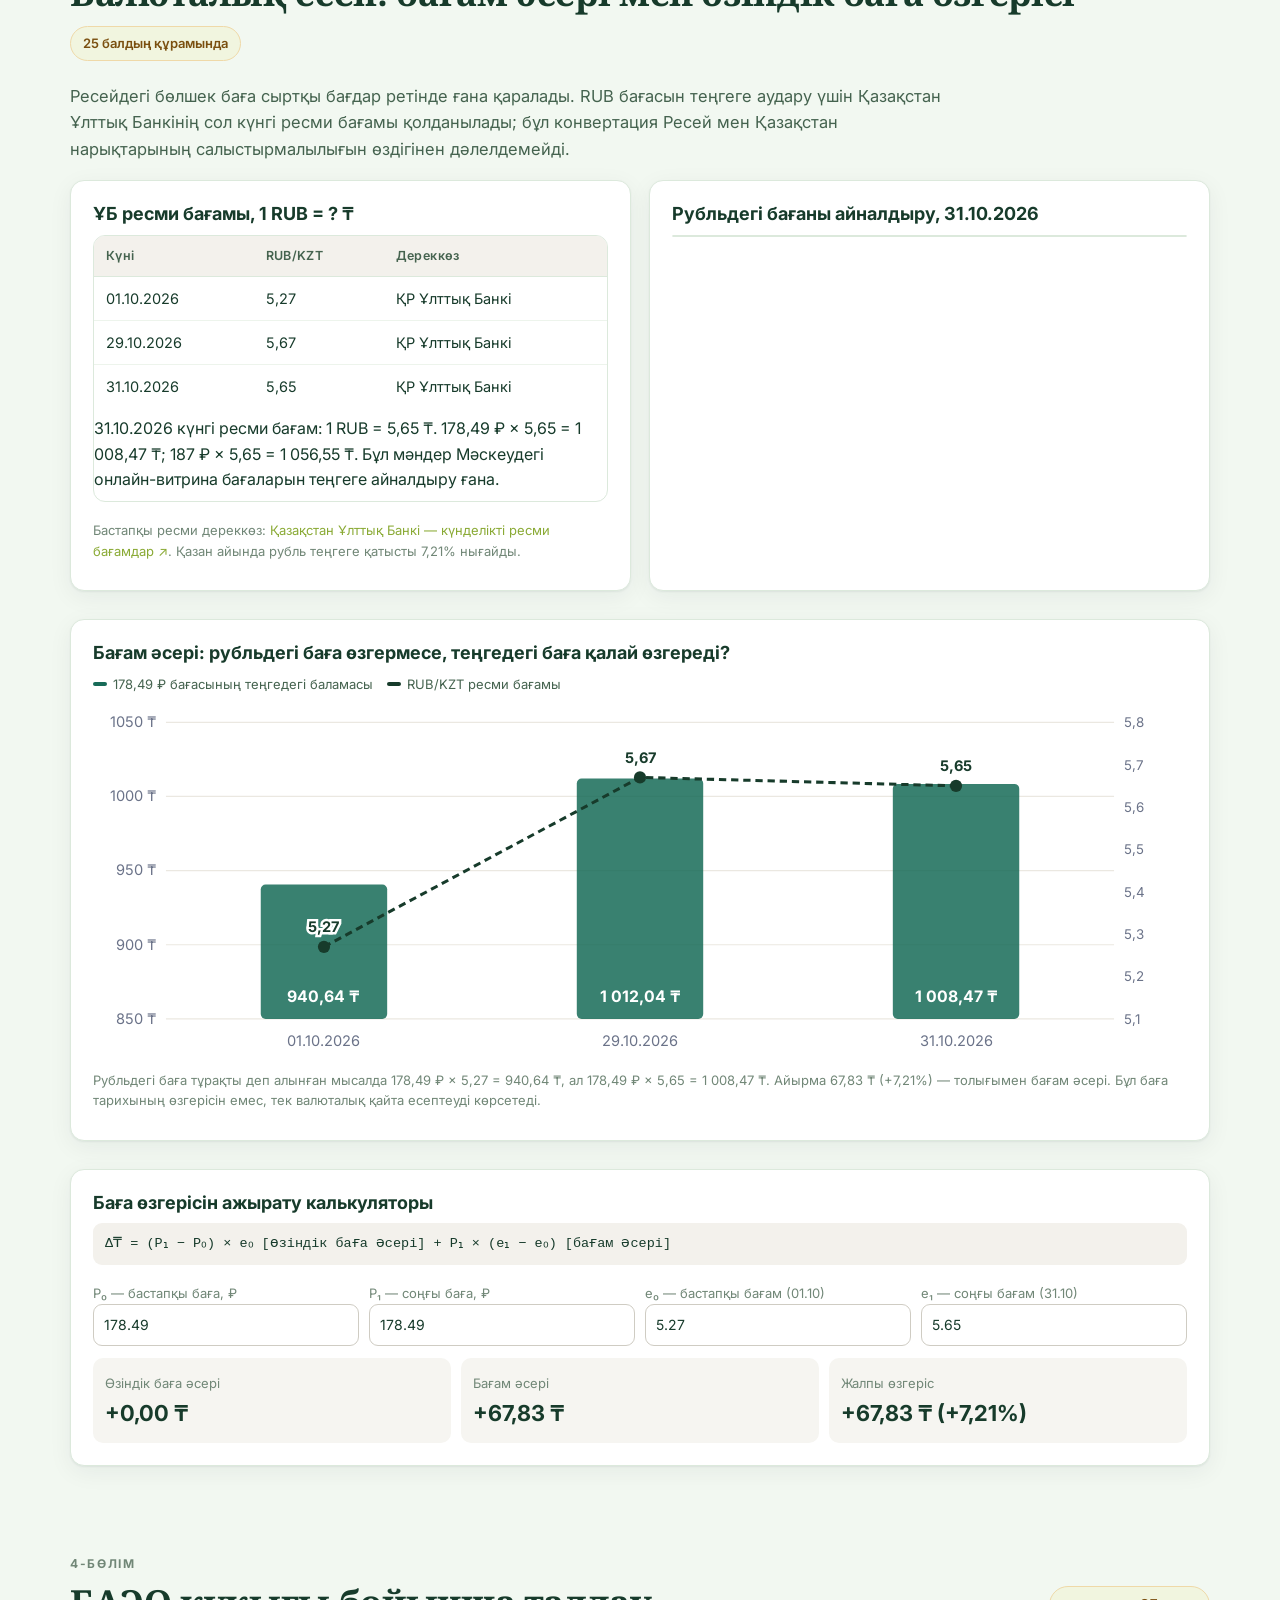
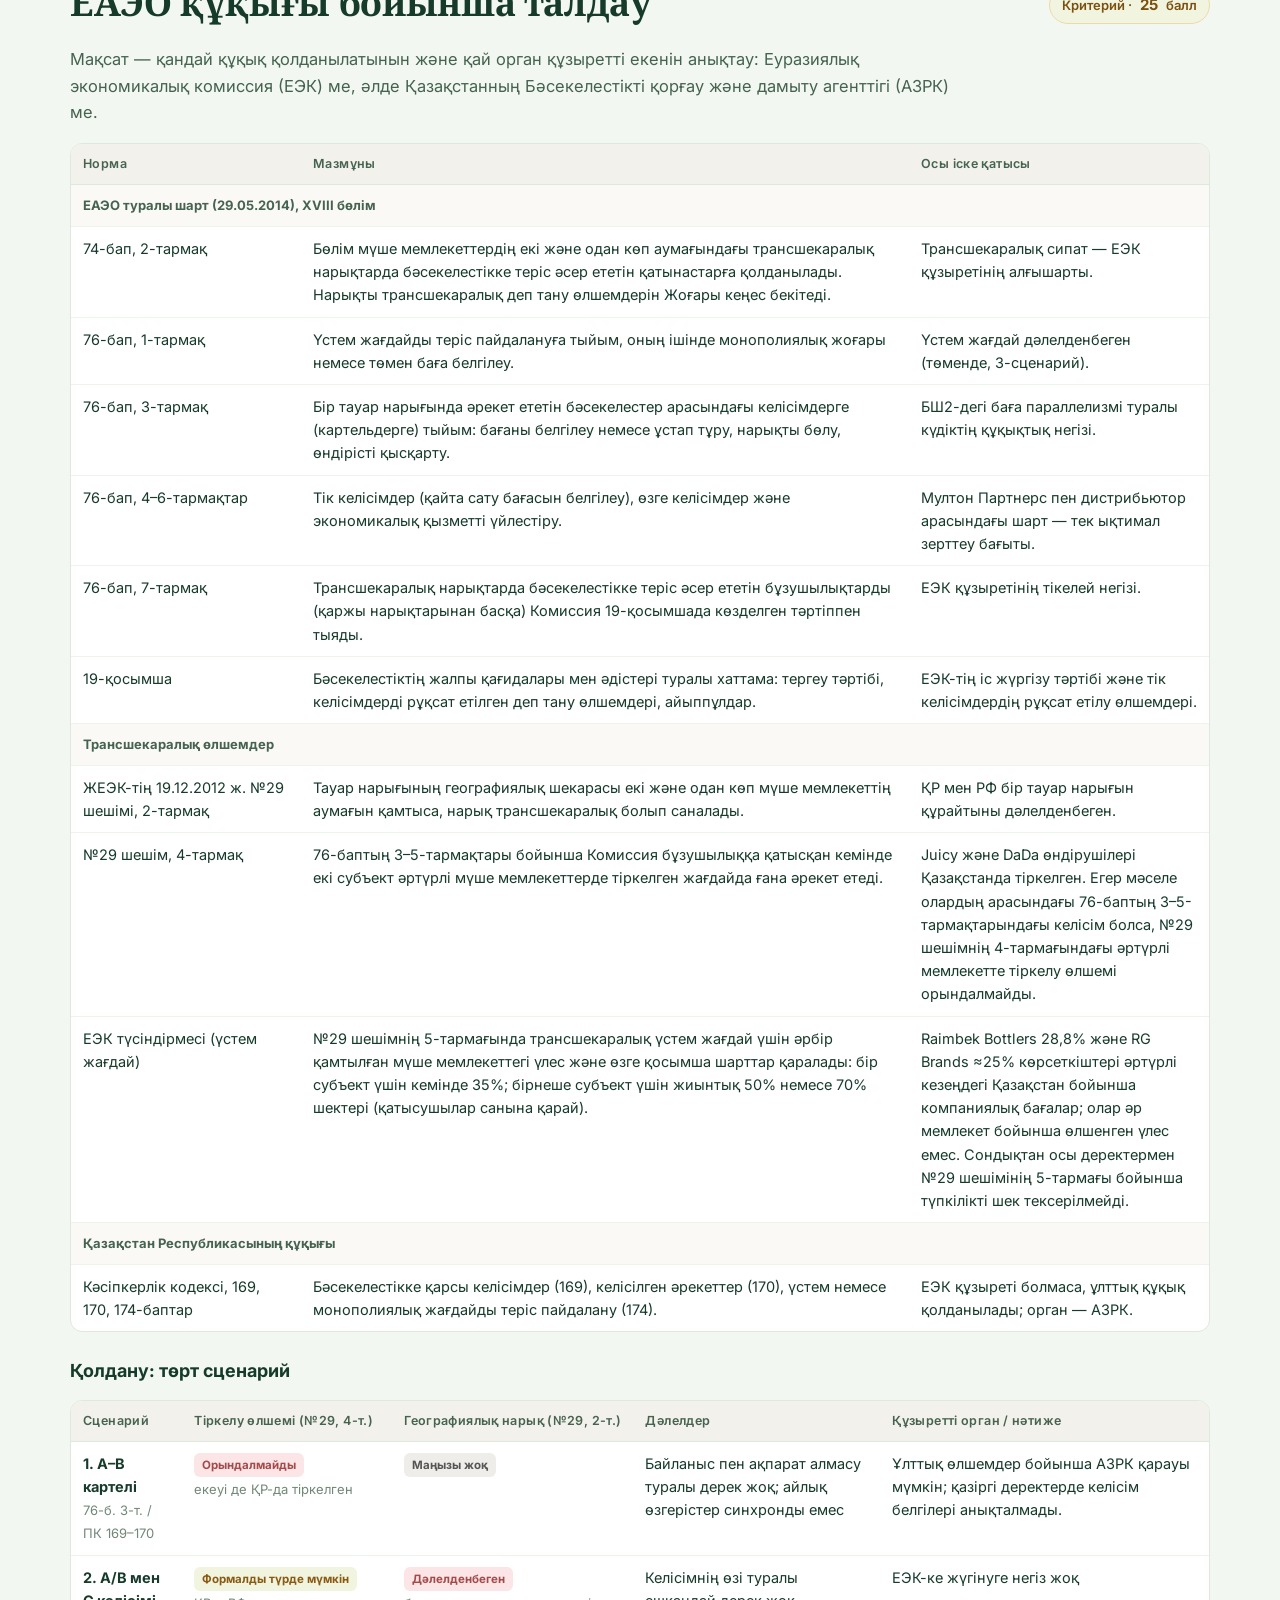
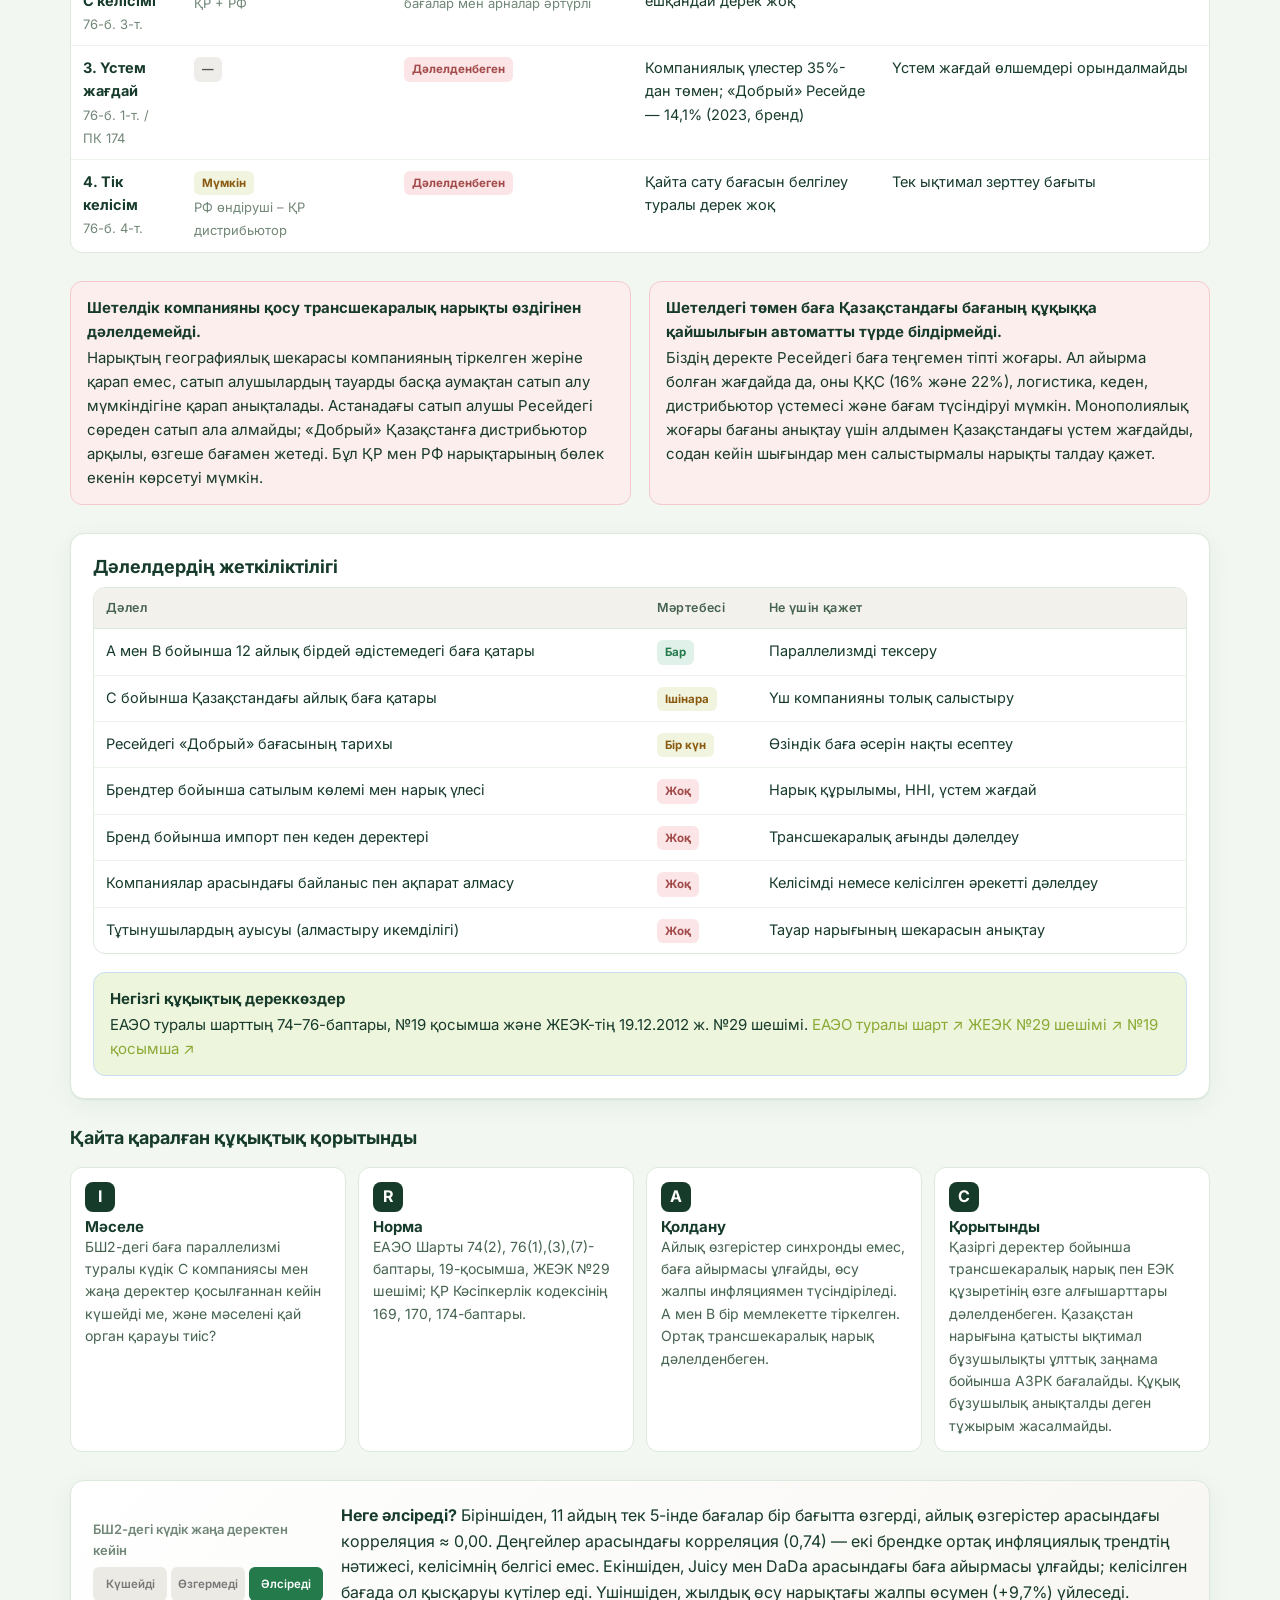
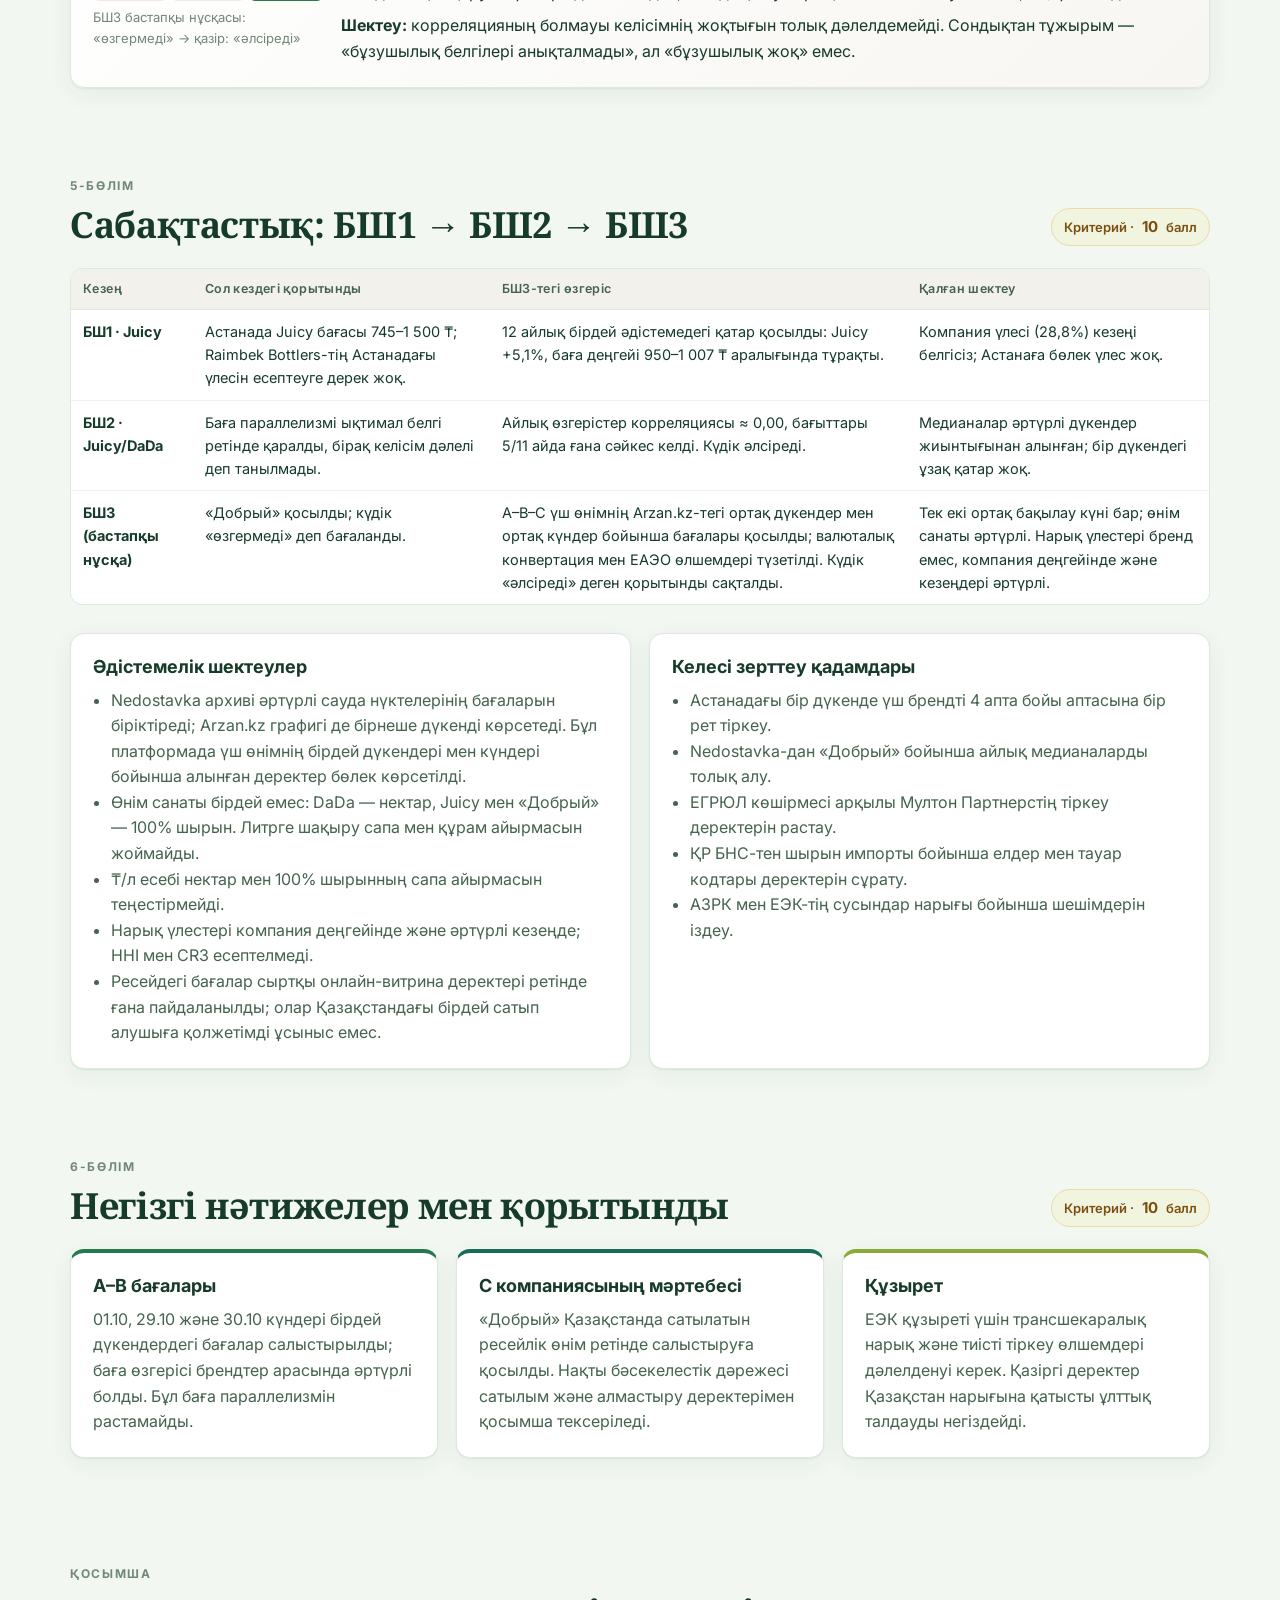
<file: site/Saulebayeva_KZ.html>
<!DOCTYPE html>
<!DOCTYPE html>

<html lang="kk">
<head>
<meta charset="utf-8"/>
<meta content="width=device-width, initial-scale=1" name="viewport"/>
<title>Шырын нарығы · БШ3 · Саулебаева Әлима</title>
<link href="https://fonts.googleapis.com" rel="preconnect"/>
<link crossorigin="" href="https://fonts.gstatic.com" rel="preconnect"/>
<link href="https://fonts.googleapis.com/css2?family=Inter:wght@400;500;600;700;800&amp;family=Noto+Serif:wght@500;700&amp;display=swap" rel="stylesheet"/>
<style>
:root{
  --paper:#f2f8f1; --card:#ffffff; --ink:#173b2b; --ink2:#45634f; --muted:#718777;
  --line:#dce9dc; --soft:#edf4ec;
  --a:#247a4b; --a-soft:#e4f2e7;
  --b:#8aaa35; --b-soft:#eef5dd;
  --c:#176b58; --c-soft:#e0f1e9;
  --gold:#8a9d43; --gold-soft:#f1f5df;
  --ok:#247a4b; --warn:#8a9d43; --bad:#a34b4b;
  --navy:#173b2b;
  --r:14px;
  --shadow:0 1px 2px rgba(21,33,58,.06),0 6px 24px rgba(21,33,58,.06);
}
*{box-sizing:border-box}
html{scroll-behavior:smooth;scroll-padding-top:72px}
body{margin:0;background:var(--paper);color:var(--ink);font:16px/1.6 Inter,system-ui,-apple-system,"Segoe UI",Roboto,Arial,sans-serif;-webkit-font-smoothing:antialiased}
a{color:var(--b);text-decoration:none} a:hover{text-decoration:underline}
h1,h2,h3{line-height:1.2;margin:0}
h2{font-family:"Noto Serif",Georgia,serif;font-size:clamp(26px,3.2vw,36px);letter-spacing:-.01em}
h3{font-size:18px;font-weight:700}
p{margin:.5em 0}
.wrap{max-width:1180px;margin:0 auto;padding:0 20px}
small,.small{font-size:13px;color:var(--muted)}
.mono{font-variant-numeric:tabular-nums}

/* nav */
.nav{position:sticky;top:0;z-index:50;background:rgba(23,59,43,.97);backdrop-filter:blur(6px);color:#fff}
.nav .wrap{display:flex;align-items:center;gap:18px;height:58px}
.brand{display:flex;align-items:center;gap:10px;font-weight:800;letter-spacing:.02em;white-space:nowrap}
.brand i{display:inline-grid;place-items:center;width:30px;height:30px;border-radius:8px;background:linear-gradient(135deg,var(--a),var(--b));font-style:normal;font-size:13px}
.nav ul{list-style:none;display:flex;gap:2px;margin:0;padding:0;overflow-x:auto;scrollbar-width:none}
.nav ul::-webkit-scrollbar{display:none}
.nav a{color:#cdd3e1;font-size:13.5px;font-weight:500;padding:8px 11px;border-radius:8px;white-space:nowrap;display:block}
.nav a:hover,.nav a.on{background:rgba(255,255,255,.1);color:#fff;text-decoration:none}

/* hero */
.hero{background:radial-gradient(1200px 400px at 85% -10%,rgba(138,170,53,.24),transparent 60%),radial-gradient(900px 400px at 0% 0%,rgba(36,122,75,.18),transparent 60%),var(--navy);color:#fff;padding:64px 0 44px}
.eyebrow{font-size:12px;letter-spacing:.14em;text-transform:uppercase;color:#9fb0cf;font-weight:600}
.hero h1{font-family:"Noto Serif",Georgia,serif;font-size:clamp(32px,4.6vw,54px);margin:14px 0 14px;letter-spacing:-.015em}
.hero h1 em{font-style:normal;background:linear-gradient(90deg,#ff8a9a,#8ee0ae);-webkit-background-clip:text;background-clip:text;color:transparent}
.hero .lead{font-size:18px;color:#d5dbea;max-width:820px}
.meta{display:flex;flex-wrap:wrap;gap:8px;margin-top:20px}
.chip{display:inline-flex;align-items:center;gap:6px;font-size:13px;padding:6px 12px;border-radius:999px;background:rgba(255,255,255,.08);border:1px solid rgba(255,255,255,.14);color:#e6eaf3}
.trio{display:grid;grid-template-columns:repeat(3,1fr);gap:14px;margin-top:34px}
.prod{display:flex;gap:14px;align-items:center;background:rgba(255,255,255,.06);border:1px solid rgba(255,255,255,.12);border-radius:var(--r);padding:12px}
.prod img{width:62px;height:82px;object-fit:contain;background:#fff;border-radius:10px}
.prod b{display:block;font-size:15px}
.prod .tag{font-size:11px;font-weight:700;letter-spacing:.08em;padding:2px 8px;border-radius:6px;display:inline-block;margin-bottom:4px}
.prod span{font-size:13px;color:#c3cbdd}
.tldr{margin-top:26px;background:#fff;color:var(--ink);border-radius:var(--r);padding:22px 24px;box-shadow:var(--shadow);border-left:6px solid var(--gold)}
.tldr h3{font-size:13px;letter-spacing:.12em;text-transform:uppercase;color:var(--gold);margin-bottom:6px}


.research-grid{display:grid;grid-template-columns:1fr 1fr;gap:12px;margin-top:24px}
.research-panel{background:rgba(255,255,255,.96);color:var(--ink);border:1px solid rgba(255,255,255,.28);border-radius:13px;padding:16px 18px;box-shadow:0 8px 24px rgba(0,0,0,.10)}
.research-label{font-size:11px;font-weight:800;letter-spacing:.12em;text-transform:uppercase;color:#527d58;margin-bottom:7px}
.research-panel p{font-size:14px;line-height:1.55;margin:0}
.research-questions{grid-column:1/-1}
.research-questions ol{margin:0;padding-left:21px;display:grid;grid-template-columns:1fr 1fr;gap:7px 28px}
.research-questions li{font-size:13.5px;line-height:1.45;padding-left:2px}

/* score grid */
.scores{display:grid;grid-template-columns:repeat(6,1fr);gap:10px;margin-top:18px}
.score{display:block;background:rgba(255,255,255,.06);border:1px solid rgba(255,255,255,.14);border-radius:12px;padding:12px;color:#fff}
.score:hover{background:rgba(255,255,255,.12);text-decoration:none}
.score .pts{font-size:26px;font-weight:800}
.score .pts small{color:#9fb0cf;font-size:12px;font-weight:600}
.score .nm{font-size:13px;color:#d5dbea;line-height:1.35}

/* sections */
section.sec{padding:64px 0 24px}
.sechead{display:flex;flex-wrap:wrap;align-items:flex-end;justify-content:space-between;gap:12px;margin-bottom:22px}
.sechead .num{font-size:12px;font-weight:700;letter-spacing:.14em;color:var(--muted);text-transform:uppercase;margin-bottom:8px}
.crit{display:inline-flex;align-items:center;gap:8px;font-size:13px;font-weight:600;background:var(--gold-soft);color:#7a4f0f;border:1px solid #efd9a8;padding:6px 12px;border-radius:999px}
.crit b{font-size:15px}
.intro{color:var(--ink2);max-width:880px;font-size:16.5px}
.card{background:var(--card);border:1px solid var(--line);border-radius:var(--r);padding:22px;box-shadow:var(--shadow)}
.grid2{display:grid;grid-template-columns:1fr 1fr;gap:18px}
.grid3{display:grid;grid-template-columns:repeat(3,1fr);gap:18px}
.grid2>*,.grid3>*,.form>*,.calc>*,.status>*,.steps>*{min-width:0}
.mt{margin-top:18px}.mt2{margin-top:28px}
.card h3{margin-bottom:10px}
.kpis{display:grid;grid-template-columns:repeat(4,1fr);gap:14px}
.kpi{background:var(--card);border:1px solid var(--line);border-radius:var(--r);padding:16px 18px;box-shadow:var(--shadow)}
.kpi .v{font-size:28px;font-weight:800;letter-spacing:-.01em}
.kpi .l{font-size:13px;color:var(--ink2);line-height:1.4}
.up{color:var(--bad)} .down{color:var(--ok)}

/* tables */
.tbl{width:100%;border-collapse:separate;border-spacing:0;font-size:14.5px}
.tblwrap{overflow-x:auto;border:1px solid var(--line);border-radius:12px;background:#fff}
.tbl th{background:#f3f1ec;text-align:left;font-weight:600;font-size:12.5px;letter-spacing:.03em;color:var(--ink2);padding:10px 12px;border-bottom:1px solid var(--line);white-space:nowrap}
.tbl td{padding:10px 12px;border-bottom:1px solid var(--soft);vertical-align:top}
.tbl tr:last-child td{border-bottom:0}
.tbl th.n{text-align:right}
.tbl td.n{text-align:right;font-variant-numeric:tabular-nums;white-space:nowrap}
.tbl tr.grp td{background:#faf9f6;font-weight:700;font-size:13px;color:var(--ink2)}
.dot{display:inline-block;width:10px;height:10px;border-radius:50%;margin-right:6px;vertical-align:middle}
.da{background:var(--a)}.db{background:var(--b)}.dc{background:var(--c)}
.badge{display:inline-block;font-size:11.5px;font-weight:700;padding:3px 8px;border-radius:6px;white-space:nowrap}
.b-ok{background:var(--c-soft);color:var(--ok)}
.b-warn{background:var(--gold-soft);color:#8a5a12}
.b-bad{background:#fbe5e6;color:var(--bad)}
.b-info{background:var(--b-soft);color:var(--b)}
.b-grey{background:#eeedea;color:#555}

/* callouts */
.note{border-radius:12px;padding:14px 16px;font-size:15px;border:1px solid}
.note.info{background:var(--b-soft);border-color:#c9def1}
.note.warn{background:var(--gold-soft);border-color:#efd9a8}
.note.ok{background:var(--c-soft);border-color:#c3e3cf}
.note.bad{background:#fdeeee;border-color:#f3c9cb}
.note b:first-child{display:block;margin-bottom:2px}


.evidence-grid{display:grid;grid-template-columns:repeat(3,minmax(0,1fr));gap:14px;margin-top:12px;align-items:start}
.evidence-grid figure{margin:0;background:#f7faf6;border:1px solid var(--line);border-radius:10px;padding:8px}
.evidence-grid img{display:block;width:100%;height:auto;aspect-ratio:1430/570;object-fit:contain;border-radius:7px}
.evidence-grid figcaption{font-size:12px;color:var(--muted);padding:6px 4px 2px}

/* chart */
.chart{width:100%;height:auto;display:block}
.legend{display:flex;flex-wrap:wrap;gap:14px;font-size:13px;color:var(--ink2);margin:6px 0 4px}
.legend span{display:inline-flex;align-items:center;gap:6px}
.legend i{width:14px;height:4px;border-radius:2px;display:inline-block}
.tip{position:fixed;pointer-events:none;background:var(--navy);color:#fff;font-size:12.5px;padding:7px 10px;border-radius:8px;opacity:0;transition:opacity .12s;z-index:99;box-shadow:0 6px 18px rgba(0,0,0,.2);white-space:nowrap}

/* steps */
.steps{display:grid;grid-template-columns:repeat(4,1fr);gap:12px}
.step{position:relative;background:#fff;border:1px solid var(--line);border-radius:12px;padding:16px}
.step .q{font-size:12px;font-weight:700;color:var(--muted);letter-spacing:.06em}
.step .a{font-size:17px;font-weight:800;margin:4px 0}
.step p{font-size:13.5px;color:var(--ink2);margin:0}
.step.yes{border-top:4px solid var(--ok)} .step.no{border-top:4px solid var(--bad)}
.status{margin-top:16px;display:grid;grid-template-columns:1fr 1fr;gap:14px}
.status div{border-radius:12px;padding:16px;border:2px solid}
.status .s1{border-color:var(--c);background:var(--c-soft)}
.status .s2{border-color:#9aa3b5;background:#f1f2f5}
.status h4{margin:0 0 4px;font-size:15px}

/* irac */
.irac{display:grid;grid-template-columns:repeat(4,1fr);gap:12px}
.irac div{background:#fff;border:1px solid var(--line);border-radius:12px;padding:14px}
.irac b{display:inline-grid;place-items:center;width:30px;height:30px;border-radius:8px;background:var(--navy);color:#fff;margin-bottom:6px}
.irac p{font-size:14px;color:var(--ink2);margin:0}

.verdict{display:flex;gap:18px;align-items:center;background:linear-gradient(135deg,#fff,#f7f6f2);border:1px solid var(--line);border-radius:var(--r);padding:22px;box-shadow:var(--shadow)}
.meter{flex:0 0 230px}
.meter .bar{display:grid;grid-template-columns:repeat(3,1fr);gap:4px}
.meter .bar span{font-size:11.5px;text-align:center;padding:8px 2px;border-radius:6px;background:#eceae4;color:#777;font-weight:600}
.meter .bar span.on{background:var(--ok);color:#fff}

/* forms */
.form{display:grid;grid-template-columns:repeat(6,1fr);gap:10px;align-items:end}
.form .wide{grid-column:span 4}
.form label{font-size:12px;font-weight:600;color:var(--ink2);display:flex;flex-direction:column;gap:4px}
input,select{font:inherit;font-size:14px;padding:9px 10px;border:1px solid #cfccc3;border-radius:9px;background:#fff;color:var(--ink);width:100%}
input:focus,select:focus{outline:2px solid var(--b);outline-offset:1px}
.btn{font:inherit;font-size:14px;font-weight:600;padding:10px 14px;border-radius:9px;border:0;background:var(--navy);color:#fff;cursor:pointer;white-space:nowrap}
.btn.ghost{background:#fff;color:var(--ink);border:1px solid #cfccc3}
.btn:hover{filter:brightness(1.1)}
.fill{width:110px;display:inline-block;border:2px dashed var(--warn);background:var(--gold-soft);padding:6px 8px;text-align:right}
.calc{display:grid;grid-template-columns:repeat(4,1fr);gap:10px}
.res{display:grid;grid-template-columns:repeat(3,1fr);gap:10px;margin-top:12px}
.res div{background:#f6f5f1;border-radius:10px;padding:12px}
.res b{display:block;font-size:22px}
.formula{font-family:ui-monospace,SFMono-Regular,Menlo,monospace;font-size:13.5px;background:#f3f1ec;border-radius:9px;padding:10px 12px;margin:8px 0;overflow-x:auto}

/* qa */
details{background:#fff;border:1px solid var(--line);border-radius:12px;padding:0 16px;margin-bottom:10px}
summary{cursor:pointer;font-weight:600;padding:14px 0;list-style:none;display:flex;justify-content:space-between;gap:12px}
summary::-webkit-details-marker{display:none}
summary:after{content:"+";font-size:20px;color:var(--muted);line-height:1}
details[open] summary:after{content:"−"}
details p{margin:0 0 14px;color:var(--ink2)}
.speech{font-family:"Noto Serif",Georgia,serif;font-size:17px;line-height:1.75;background:#fff;border-left:5px solid var(--navy);padding:20px 24px;border-radius:0 12px 12px 0}

ol.src{columns:2;column-gap:32px;font-size:13.5px;padding-left:20px}
ol.src li{break-inside:avoid;margin-bottom:6px}
footer{background:var(--navy);color:#b9c2d6;padding:30px 0;margin-top:60px;font-size:13.5px}
footer b{color:#fff}

@media (max-width:980px){
  .scores{grid-template-columns:repeat(3,1fr)}
  .grid2,.grid3,.status{grid-template-columns:1fr}
  .kpis{grid-template-columns:repeat(2,1fr)}
  .steps,.irac{grid-template-columns:1fr 1fr}
  .form{grid-template-columns:1fr 1fr}
  .form .wide{grid-column:1/-1}
  .calc{grid-template-columns:1fr 1fr}
  ol.src{columns:1}
  .trio{grid-template-columns:1fr}
  .verdict{flex-direction:column;align-items:stretch}
  .meter{flex:auto}
}
@media (max-width:560px){
  .wrap{padding:0 16px}
  .scores{grid-template-columns:repeat(2,1fr)}
  .kpis,.steps,.irac,.res{grid-template-columns:1fr}
  .brand span{display:none}
}
@media print{
  .nav,.form,.btn{display:none!important}
  body{background:#fff}
  .hero{background:#15213a!important;-webkit-print-color-adjust:exact;print-color-adjust:exact}
  section.sec{break-inside:avoid-page;padding-top:24px}
  .card,.kpi{box-shadow:none}
}

@media(max-width:900px){.evidence-grid{grid-template-columns:1fr}}

.lang-switch{margin-left:auto;display:flex;gap:10px;align-items:center;color:#cdd3e1;font-size:13px;white-space:nowrap}.lang-switch a{color:#fff;border:1px solid rgba(255,255,255,.25);padding:5px 9px;border-radius:7px}.lang-switch a:first-of-type{background:rgba(255,255,255,.14)}@media(max-width:980px){.lang-switch{margin-left:0}}
</style>
</head>
<body>
<nav class="nav">
<div class="wrap">
<div class="brand"><i>БШ3</i><span>Шырын нарығы</span></div>
<ul id="navlist">
<li><a href="#ab">1 · А–В жаңартуы</a></li>
<li><a href="#c">2 · С компаниясы</a></li>
<li><a href="#cmp">3 · Салыстыру</a></li>
<li><a href="#fx">Валюталық есеп</a></li>
<li><a href="#law">4 · ЕАЭО талдауы</a></li>
<li><a href="#cont">5 · Сабақтастық</a></li>
<li><a href="#def">6 · Негізгі нәтижелер</a></li>
<li><a href="#log">Журнал · ЖИ</a></li>
</ul>
<div class="lang-switch">Тіл: <a href="Saulebayeva_KZ.html">Қазақша</a><a href="Saulebayeva_RU.html">Русский</a></div></div>
</nav>
<header class="hero" id="top">
<div class="wrap">
<div class="eyebrow">Бәсекелестік құқығы · Maqsut Narikbayev University · Бақылау шарасы №3</div>
<h1>Шырын нарығы: <em>баға, нарық және ЕАЭО бәсекелестік құқығы</em></h1>
<p class="lead">Juicy (А), DaDa (В) және ресейлік «Добрый» (С) өнімдерінің бағасы Астанадағы бірдей онлайн-бөлшек сауда арналары бойынша салыстырылады. Баға динамикасы, өнім санаты, валюта әсері және ЕАЭО құзыреті талданады.</p>
<div class="meta">
<span class="chip">Зерттеу кезеңі: 01–31.10.2026</span>
<span class="chip">Нарық: Қазақстан (Астана) · Ресей</span>
<span class="chip">Баға бірлігі: ₸/литр</span>
</div>
<div class="research-grid">
<div class="research-panel">
<div class="research-label">Зерттеудің мақсаты</div>
<p>Астана қаласындағы шырын нарығындағы бәсекелестік ортаны Juicy, DaDa және «Добрый» өнімдерінің бағаларын, өнім сипаттамаларын және қолжетімді нарықтық деректерді салыстыру арқылы зерделеу. Зерттеу барысында тиісті тауар нарығын сипаттау, баға динамикасын бағалау, нарық құрылымы мен ықтимал бәсекелестік-құқықтық тәуекелдерді анықтау көзделеді.</p>
</div>
<div class="research-panel">
<div class="research-label">Негізгі зерттеу сұрағы</div>
<p>Астана қаласындағы шырын нарығында Juicy, DaDa және «Добрый» брендтері арасында қандай бәсекелестік байқалады және қолда бар баға, нарықтық және құқықтық деректер осы нарықтағы бәсекелестік жағдайын бағалауға қаншалықты мүмкіндік береді?</p>
</div>
<div class="research-panel research-questions">
<div class="research-label">Зерттеу қандай сұрақтарға жауап береді?</div>
<ol>
<li>Зерттелетін өнімдер бір тауар нарығына жатуы мүмкін бе және нарықтың географиялық шекарасы қалай анықталады?</li>
<li>Juicy, DaDa және «Добрый» өнімдерінің бағасы зерттеу кезеңінде қалай өзгерді және баға айырмашылығына қандай факторлар әсер етуі мүмкін?</li>
<li>Нарық құрылымы мен қолда бар деректер компаниялардың бәсекелестік жағдайын, нарықтық күшін және ықтимал тәуекелдерді бағалауға жеткілікті ме?</li>
<li>Баға параллелизмі немесе бағаның айырмашылығы өздігінен бәсекелестік заңнамасын бұзуды дәлелдей ме?</li>
<li>Қазақстан Республикасының Кәсіпкерлік кодексі мен ЕАЭО құқығы тұрғысынан қандай құқықтық өлшемдер қолданылуы мүмкін?</li>
</ol>
</div>
</div>
<div class="trio">
<div class="prod"><img alt="Juicy жасыл алма" src="[data-uri]"/><div><span class="tag" style="background:var(--a);color:#fff">А · ҚАЗАҚСТАН</span><b>Juicy «Жасыл алма» 0,95 л</b><span>100% шырын · Raimbek Bottlers тобы</span></div></div>
<div class="prod"><img alt="DaDa алма" src="[data-uri]"/><div><span class="tag" style="background:var(--b);color:#fff">В · ҚАЗАҚСТАН</span><b>DaDa «Жасыл алма» 0,95 л</b><span>Нектар · RG Brands Kazakhstan</span></div></div>
<div class="prod"><img alt="Добрый алма" src="[data-uri]"/><div><span class="tag" style="background:var(--c);color:#fff">С · РЕСЕЙ</span><b>«Добрый» алма 1 л</b><span>100% шырын · ООО «Мултон Партнерс»</span></div></div>
</div>
<div class="tldr">
<h3>Негізгі қорытынды</h3>
<p style="margin:0">Жаңа деректер БШ2-дегі баға параллелизмі туралы күдікті <b>әлсіретті</b>: 12 ай ішінде Juicy мен DaDa бағаларының айлық өзгерістері бір-бірімен байланыспайды (корреляция ≈ 0,00), бағыттары 11 айдың тек 5-інде сәйкес келді, ал жылдық өсу (Juicy +5,1%, DaDa +11,6%) шырын бағасының жалпы өсуімен (+9,7%) түсіндіріледі. С компаниясы — ресейлік ООО «Мултон Партнерс» — өнімі Қазақстанда сатылатындықтан <b>ықтимал бәсекелес</b> ретінде белгіленді, ал оның Ресейдегі бөлшек бағасы <b>сыртқы салыстыру нысаны</b> болып табылады. ЕЭК құзыретіне қажетті өлшемдер А–В жұбы үшін орындалмайды, сондықтан мәселе ұлттық деңгейде — Кәсіпкерлік кодексі бойынша АЗРК құзыретінде қаралады.</p>
</div>
<div class="scores">
<a class="score" href="#ab"><div class="nm">А–В жаңартуы: жаңа деректер мен өзгерістер</div></a>
<a class="score" href="#c"><div class="nm">С компаниясы: ел, позиция, мәртебе</div></a>
<a class="score" href="#cmp"><div class="nm">Үш компания: кезең, өлшем, валюта, шарттар</div></a>
<a class="score" href="#law"><div class="nm">ЕАЭО: норма, трансшекаралық сипат, құзырет</div></a>
<a class="score" href="#cont"><div class="nm">Сабақтастық: БШ1–БШ2 өзгерісі, шектеулер</div></a>
<a class="score" href="#def"><div class="nm">Жеке қорғау: тезистер мен жауаптар</div></a>
</div>
</div>
</header>
<main>
<!-- ============ 1. A–B ============ -->
<section class="sec" id="ab"><div class="wrap">
<div class="sechead">
<div><div class="num">1-бөлім</div><h2>А мен В бойынша деректерді жаңарту</h2></div>
<span class="crit">Критерий · <b>15</b> балл</span>
</div>
<p class="intro">Juicy (А) және DaDa (В) бойынша жаңа дүкендік бағалар Arzan.kz баға тарихынан алынды. 01.10, 29.10 және 30.10.2026 күндері бірдей сату арналарындағы көрсеткіштер салыстырылды. Бұрынғы кезеңмен салыстыру үшін Nedostavka архивіндегі айлық медианалар бөлек сақталды.</p>
<div class="kpis mt">
<div class="kpi"><div class="v">+5,1%</div><div class="l">Juicy медианасы · 2025 ж. қараша → 2026 ж. қазан</div></div>
<div class="kpi"><div class="v">+11,6%</div><div class="l">DaDa медианасы · сол кезең</div></div>
<div class="kpi"><div class="v">≈ 0,00</div><div class="l">А мен В айлық өзгерістерінің корреляциясы · 11 ай</div></div>
<div class="kpi"><div class="v">5 / 11</div><div class="l">Айда ғана баға өзгерісінің бағыты сәйкес келді</div></div>
</div>
<h3 class="mt2">Жаңа тікелей дүкендік бақылаулар · 01.10, 29.10 және 30.10.2026</h3>
<div class="tblwrap mt">
<table class="tbl">
<thead><tr><th>№</th><th>Өнім</th><th>Күні</th><th>Дүкен / сату арнасы</th><th>Қала</th><th class="n">Баға</th><th class="n">₸/л</th></tr></thead>
<tbody>
<tr><td>А1</td><td>Juicy жасыл алма, 0,95 л</td><td>01.10.2026</td><td>AyanMarket · Arzan.kz</td><td>Астана</td><td class="n">963 ₸</td><td class="n">1 013,68</td></tr>
<tr><td>А2</td><td>Juicy жасыл алма, 0,95 л</td><td>01.10.2026</td><td>Small · Arzan.kz</td><td>Астана</td><td class="n">1 010 ₸</td><td class="n">1 063,16</td></tr>
<tr><td>А3</td><td>Juicy жасыл алма, 0,95 л</td><td>29.10.2026</td><td>AyanMarket · Arzan.kz</td><td>Астана</td><td class="n">983 ₸</td><td class="n">1 034,74</td></tr>
<tr><td>А4</td><td>Juicy жасыл алма, 0,95 л</td><td>29.10.2026</td><td>Small · Arzan.kz</td><td>Астана</td><td class="n">745 ₸</td><td class="n">784,21</td></tr>
<tr><td>А5</td><td>Juicy жасыл алма, 0,95 л</td><td>30.10.2026</td><td>AyanMarket · Arzan.kz</td><td>Астана</td><td class="n">983 ₸</td><td class="n">1 034,74</td></tr>
<tr><td>А6</td><td>Juicy жасыл алма, 0,95 л</td><td>30.10.2026</td><td>Small · Arzan.kz</td><td>Астана</td><td class="n">745 ₸</td><td class="n">784,21</td></tr>
<tr><td>В1</td><td>DaDa жасыл алма, 0,95 л</td><td>01.10.2026</td><td>AyanMarket · Arzan.kz</td><td>Астана</td><td class="n">930 ₸</td><td class="n">978,95</td></tr>
<tr><td>В2</td><td>DaDa жасыл алма, 0,95 л</td><td>01.10.2026</td><td>Small · Arzan.kz</td><td>Астана</td><td class="n">689 ₸</td><td class="n">725,26</td></tr>
<tr><td>В3</td><td>DaDa жасыл алма, 0,95 л</td><td>29.10.2026</td><td>AyanMarket · Arzan.kz</td><td>Астана</td><td class="n">771 ₸</td><td class="n">811,58</td></tr>
<tr><td>В4</td><td>DaDa жасыл алма, 0,95 л</td><td>29.10.2026</td><td>Small · Arzan.kz</td><td>Астана</td><td class="n">635 ₸</td><td class="n">668,42</td></tr>
<tr><td>В5</td><td>DaDa жасыл алма, 0,95 л</td><td>30.10.2026</td><td>AyanMarket · Arzan.kz</td><td>Астана</td><td class="n">771 ₸</td><td class="n">811,58</td></tr>
<tr><td>В6</td><td>DaDa жасыл алма, 0,95 л</td><td>30.10.2026</td><td>Small · Arzan.kz</td><td>Астана</td><td class="n">635 ₸</td><td class="n">668,42</td></tr>
</tbody>
</table>
</div>
<div class="note info mt"><b>Бақылау әдісі.</b> Әр брендке алты тікелей дүкендік бақылау енгізілді: екі ортақ дүкен және үш ортақ күн. Скриншоттарда көрсетілген дүкендік баға алынды; жеткізу құны бөлек. 1 литрге нормалау формуласы: бөлшек баға ÷ қаптама көлемі.</div>
<h3 class="mt2">Баға тарихының графиктері</h3>
<div class="card mt">
<h3>Juicy және DaDa · айлық медиана, ₸/л</h3>
<div class="legend"><span><i style="background:var(--a)"></i>Juicy</span><span><i style="background:var(--b)"></i>DaDa</span></div>
<div id="chAB"></div>
<p class="small">Nedostavka архиві · 2025 жылғы қарашадан 2026 жылғы қазанға дейін. Айлық қатар дүкендік бақылаулардан бөлек көрсетілген.</p>
</div>
<div class="card mt">
<h3>Айлық баға өзгерісі, %</h3>
<div id="chMoM"></div>
<p class="small">Баға өзгерістерінің бағыты 11 айдың 5-інде ғана сәйкес келді. Айлық өзгерістер корреляциясы ≈ 0,00.</p>
</div>
<div class="card mt">
<h3>Қазақстан нарығындағы отандық өнім үлесі</h3>
<div id="chMkt"></div>
<p class="small">Қаңтар–шілде 2025: 60,3%; қаңтар–шілде 2026: 63,5%. Бұл жалпы нарықтық көрсеткіш; Juicy немесе DaDa брендінің үлесі емес.</p>
</div>
<h3 class="mt2">Нарық үлесі бойынша деректерді қайта қарау</h3>
<p class="small">Жаңа брендтік нарық үлесі туралы сенімді дерек табылмады. Сондықтан бұрынғы көрсеткіштер өз кезеңімен сақталды; компания үлесі бренд үлесі ретінде көрсетілмейді.</p>
</div><h3 class="mt2">Компания деңгейіндегі бұрынғы үлес көрсеткіштері</h3><p class="small">Жаңа брендтік үлес жарияланбағандықтан, кезеңі мен деңгейі бұрынғы дереккөздегідей сақталды.</p><table class="tbl">
<thead><tr><th>Көрсеткіш</th><th>БШ2</th><th>Тексеру нәтижесі</th></tr></thead>
<tbody>
<tr><td>Raimbek Bottlers (Juicy), шырын сегменті</td><td class="n">28,8%<br/><small>жылы көрсетілмеген</small></td><td><span class="badge b-grey">Жаңа дерек жоқ</span><br/><small>Бұрынғы дерек пен оның кезеңі сақталды.</small></td></tr>
<tr><td>RG Brands (DaDa), көлемдік үлес</td><td class="n">≈25%<br/><small>2025, Euromonitor</small></td><td><span class="badge b-grey">Жаңа дерек жоқ</span><br/><small>2025 жылғы аудиттелген есептілікте (02.07.2026) шырын үлесі көрсетілмеген; 2025 кезеңі сақталды.</small></td></tr>
<tr><td>Отандық өнімнің нарықтағы үлесі</td><td class="n">60%<br/><small>қаңтар–мамыр 2025</small></td><td><span class="badge b-ok">Жаңа дерек бар → қайта есептелді</span><br/><b>63,5%</b> (қаңтар–шілде 2026) / 60,3% (қаңтар–шілде 2025)</td></tr>
<tr><td>Импорт және оның құрылымы</td><td class="n">24,2 мың т<br/><small>қаңтар–мамыр 2025</small></td><td><b>26 мың т</b> (қаңтар–шілде 2026, −22,9%); оның <b>18,1 мың т (≈70%)</b> — Ресейден</td></tr>
</tbody>
</table></section>
<!-- ============ 2. C ============ -->
<section class="sec" id="c">
<div class="wrap">
<div class="sechead">
<div><div class="num">2-бөлім</div><h2>С компаниясы: ООО «Мултон Партнерс» (Ресей)</h2></div>
<span class="crit">Критерий · <b>15</b> балл</span>
</div>
<p class="intro">С компаниясы ретінде Ресейде тіркелген ООО «Мултон Партнерс» және оның «Добрый» алма шырыны таңдалды. Өнім Ресейде өндіріледі және Қазақстанның бөлшек саудасында ұсынылады. Ресейдегі тіркеу мен өнім сәйкестігі ашық реестрлік жазбалармен, Қазақстандағы қолжетімділік Arzan.kz баға тарихымен расталады.</p>
<div class="tblwrap mt">
<table class="tbl">
<thead><tr><th style="width:190px">Расталатын мән</th><th>Анықталған дерек</th><th style="width:240px">Дәлел</th></tr></thead>
<tbody>
<tr><td><b>Тіркелген мемлекеті</b></td><td>Ресей Федерациясы. ООО «Мултон Партнерс» — Ресейде тіркелген заңды тұлға; 2026 жылғы ЕАЭО сәйкестік декларациясында өндіруші/өтініш беруші ретінде көрсетілген. Тіркеу нөмірі мен мекенжайы ресми ЕГРЮЛ көшірмесімен түпкілікті расталуы тиіс.<br/><small>Тауар өндірушісі мен бренд иесі/дистрибьюторының құқықтық рөлдері бірдей ұғым емес.</small></td><td><a href="https://vkusvill.ru/goods/sok-dobryy-yabloko-1-l-44328.html" rel="noopener" target="_blank">ВкусВилл карточкасы ↗</a><br/><a href="https://en.wikipedia.org/wiki/Dobry_(brand)" rel="noopener" target="_blank">Dobry (brand) ↗</a><br/><a href="https://multonpartners.ru/assets/factories/" rel="noopener" target="_blank">Multon Partners зауыттары ↗</a></td></tr>
<tr><td><b>Ұқсас тауар</b></td><td>«Добрый» алма шырыны, 1 л: 100% қалпына келтірілген, мөлдірлендірілген шырын, қант қосылмаған. Құрамы мен санаты бойынша Juicy-ге (100% шырын) жақын, DaDa-дан (нектар, глюкоза-фруктоза шәрбаты бар) өзгеше.</td><td><a href="https://dobry.ru/catalog/juice/apple" rel="noopener" target="_blank">dobry.ru ↗</a><br/><a href="https://vkusvill.ru/goods/sok-dobryy-yabloko-1-l-44328.html" rel="noopener" target="_blank">ВкусВилл: құрамы ↗</a></td></tr>
<tr><td><b>Сату аумағы</b></td><td>Ресей: «Добрый» өнімі ресейлік өндірушімен байланысты және Ресейдің бөлшек саудасында ұсынылады. Қазақстан: Arzan.kz баға тарихында Астана қаласындағы AyanMarket және Small дүкендерінде 01.10, 29.10 және 30.10.2026 күндері тіркелген. Бұл өнімнің Қазақстан нарығында нақты сатылатынын көрсетеді.</td><td><a href="https://lenta.com/product/sok-dobryjj-yablochnyjj-tpak-rossiya-1l-001604/" rel="noopener" target="_blank">Лента ↗</a> · <a href="https://ket.kz/" rel="noopener" target="_blank">Kazeurotrade ↗</a><br/><a href="https://kaspi.kz/shop/p/dobryi-sok-jabloko-1-l-100217595/" rel="noopener" target="_blank">Kaspi ↗</a> · <a href="https://wolt.com/en/kaz/pavlodar/venue/small-pvl11/items/menucategory-20" rel="noopener" target="_blank">Wolt SMALL ↗</a><br/><a href="https://gurmenia.am/ru/product/hyvouth-khndzvori-dvobri-1l" rel="noopener" target="_blank">Gurmenia (AM) ↗</a> · <a href="https://p24.by/product/4810451000193-sok-dobryy-1l-yablochnyy-coca-cola-belarus-dobryy/" rel="noopener" target="_blank">p24.by ↗</a></td></tr>
</tbody>
</table>
</div>
<h3 class="mt2">Бәсекелестік мәртебесін анықтау тізбегі</h3>
<div class="steps mt">
<div class="step yes"><div class="q">1 · ЕАЭО мүшесінде тіркелген бе?</div><div class="a" style="color:var(--ok)">Иә</div><p>Ресей Федерациясы.</p></div>
<div class="step yes"><div class="q">2 · Ұқсас тауар ма?</div><div class="a" style="color:var(--ok)">Иә</div><p>Алма шырыны, 1 л, бір тұтыну мақсаты.</p></div>
<div class="step yes"><div class="q">3 · Сол сатып алушыларға қолжетімді ме?</div><div class="a" style="color:var(--ok)">Иә</div><p>Қазақстанда импорт арқылы бөлшек саудада сатылады.</p></div>
<div class="step no"><div class="q">4 · Нақты бәсекелестік дәлелденді ме?</div><div class="a" style="color:var(--bad)">Жоқ</div><p>Сатылым көлемі, алмастыру икемділігі, сатып алушылардың ауысуы туралы дерек жоқ.</p></div>
</div>
<div class="status">
<div class="s1"><h4>Қазақстандағы «Добрый» — ықтимал бәсекелес</h4><p style="margin:0;font-size:14.5px">Астана қаласындағы AyanMarket және Small дүкендерінде «Добрый» 1 л өнімі Arzan.kz баға тарихында тіркелген. Бұл оның Қазақстандағы сатып алушыларға қолжетімді екенін көрсетеді. Нақты бәсекелестік дәрежесі сатылым және алмастыру деректерімен анықталады.</p></div>
<div class="s2"><h4>Ресейдегі «Добрый» ұсынысы — сыртқы салыстыру нысаны</h4><p style="margin:0;font-size:14.5px">Ресейдегі Лента және ВкусВилл ұсыныстары Ресей нарығындағы сыртқы баға бағдарлары ретінде ғана қаралады. Олар Қазақстандағы сатып алушыға тікелей қолжетімді емес.</p></div>
</div>
</div>
</section>
<!-- ============ 3. COMPARE ============ -->
<section class="sec" id="cmp"><div class="wrap">
<div class="sechead">
<div><div class="num">3-бөлім</div><h2>Үш компанияның бағасын салыстыру</h2></div>
<span class="crit">Критерий · <b>25</b> балл</span>
</div>
<p class="intro">Үш өнім 2026 жылғы 1, 29 және 30 қазан күндерінде бір платформадағы екі ортақ дүкен — AyanMarket пен Small бойынша салыстырылды. Бағалар бір литрге шақырылды. Бұл бірдей кезең мен сату арнасын сақтайды; өнім санатының айырмасы бөлек ескеріледі.</p>
<div class="tblwrap mt">
<table class="tbl">
<thead><tr><th>Өлшем</th><th>А · Juicy</th><th>В · DaDa</th><th>С · «Добрый»</th><th>Салыстыру тәсілі</th></tr></thead>
<tbody>
<tr><td>Өнім көлемі</td><td>0,95 л</td><td>0,95 л</td><td>1 л</td><td>Барлық баға ₸/л-ге келтірілді.</td></tr>
<tr><td>Өнім санаты</td><td>100% алма шырыны</td><td>Алма нектары</td><td>100% алма шырыны</td><td>DaDa-ның нектар санаты мен құрамы салыстырмалылық шектеуі ретінде көрсетілді.</td></tr>
<tr><td>Сату арнасы</td><td>Arzan.kz · AyanMarket, Small</td><td>Arzan.kz · AyanMarket, Small</td><td>Arzan.kz · AyanMarket, Small</td><td>Бір платформа және бірдей екі дүкен.</td></tr>
<tr><td>Кезең</td><td>01.10, 29.10 және 30.10.2026</td><td>01.10, 29.10 және 30.10.2026</td><td>01.10, 29.10 және 30.10.2026</td><td>Ортақ үш бақылау күні; кезең 1–30 қазан.</td></tr>
<tr><td>Баға түрі</td><td>Дүкендік баға тарихы</td><td>Дүкендік баға тарихы</td><td>Дүкендік баға тарихы</td><td>Скриншоттағы дүкен көрсеткіші; арнайы акция белгісі расталмаған.</td></tr>
<tr><td>Салық</td><td>Бөлшек баға</td><td>Бөлшек баға</td><td>Бөлшек баға</td><td>Сатушы көрсеткен тұтынушылық баға алынды; ҚҚС-сыз қайта есептеу жасалмады.</td></tr>
<tr><td>Жеткізу</td><td>Жеткізу ақысы бөлек</td><td>Жеткізу ақысы бөлек</td><td>Жеткізу ақысы бөлек</td><td>Тауар карточкасындағы бағаға жеткізу құны қосылмады.</td></tr>
</tbody>
</table>
</div>
<div class="note info mt"><b>Ортақ өлшем.</b> AyanMarket және Small бойынша үш күннің бағалары салыстырылды. Төмендегі кестеде өнімнің литрлік бағасы көрсетілген. Дерек: Arzan.kz баға тарихының осы платформаға жүктелген скриншоттары.</div>
<div class="card mt2">
<p class="small">Arzan.kz скриншоттарындағы 30 қазанда көрсетілген дүкен бағалары. Төменде бастапқы бөлшек баға және ₸/л мәні берілген; 0,95 л өнімдер үшін баға 0,95-ке бөлінді.</p>
<div class="tblwrap mt">
<table class="tbl">
<thead><tr><th>Өнім</th><th>Дүкен</th><th class="n">Бөлшек баға</th><th class="n">₸/л</th></tr></thead>
<tbody>
<tr class="grp"><td colspan="4">Juicy · 0,95 л</td></tr>
<tr><td>Juicy</td><td>MagnumGO</td><td class="n">739 ₸</td><td class="n">777,89 ₸</td></tr>
<tr><td>Juicy</td><td>Small</td><td class="n">745 ₸</td><td class="n">784,21 ₸</td></tr>
<tr><td>Juicy</td><td>METRO</td><td class="n">949 ₸</td><td class="n">998,95 ₸</td></tr>
<tr><td>Juicy</td><td>AyanMarket</td><td class="n">983 ₸</td><td class="n">1 034,74 ₸</td></tr>
<tr><td>Juicy</td><td>Яндекс Лавка</td><td class="n">1 030 ₸</td><td class="n">1 084,21 ₸</td></tr>
<tr><td>Juicy</td><td>Arbuz</td><td class="n">1 039 ₸</td><td class="n">1 093,68 ₸</td></tr>
<tr class="grp"><td colspan="4">DaDa · 0,95 л</td></tr>
<tr><td>DaDa</td><td>Small</td><td class="n">635 ₸</td><td class="n">668,42 ₸</td></tr>
<tr><td>DaDa</td><td>METRO</td><td class="n">649 ₸</td><td class="n">683,16 ₸</td></tr>
<tr><td>DaDa</td><td>Жанұя Оптомаркет</td><td class="n">738 ₸</td><td class="n">776,84 ₸</td></tr>
<tr><td>DaDa</td><td>AyanMarket</td><td class="n">771 ₸</td><td class="n">811,58 ₸</td></tr>
<tr><td>DaDa</td><td>Galmart</td><td class="n">915 ₸</td><td class="n">963,16 ₸</td></tr>
<tr><td>DaDa</td><td>Яндекс Лавка</td><td class="n">930 ₸</td><td class="n">978,95 ₸</td></tr>
<tr class="grp"><td colspan="4">«Добрый» · 1 л</td></tr>
<tr><td>«Добрый»</td><td>Жанұя Оптомаркет</td><td class="n">735 ₸</td><td class="n">735 ₸</td></tr>
<tr><td>«Добрый»</td><td>AyanMarket</td><td class="n">768 ₸</td><td class="n">768 ₸</td></tr>
<tr><td>«Добрый»</td><td>Arbuz</td><td class="n">1 040 ₸</td><td class="n">1 040 ₸</td></tr>
<tr><td>«Добрый»</td><td>Small</td><td class="n">1 040 ₸</td><td class="n">1 040 ₸</td></tr>
<tr><td>«Добрый»</td><td>MagnumGO</td><td class="n">1 077 ₸</td><td class="n">1 077 ₸</td></tr>
</tbody></table></div>
<div class="note info mt"><b>Деректерді түсіндіру.</b> Үш өнім бойынша дүкендер тізімі толық сәйкес келмейді. Сондықтан үш брендтің тікелей салыстыруы AyanMarket пен Small сияқты ортақ дүкендерде жүргізіледі; қалған дүкендердегі бағалар нарықтағы ұсыныстар ауқымын сипаттайтын қосымша бақылау ретінде беріледі.</div>
</div>
<div class="card mt2">
<h3>Arzan.kz · 30 күндік баға тарихы</h3>
<p class="small">Arzan.kz сайтындағы 30 күндік баға тарихы. Үш өнімнің графиктері бірдей өлшеммен қиылып, браузер панельдері мен қатысы жоқ тауар суреттері алынып тасталды.</p>
<div class="evidence-grid"><figure><img alt="Добрый · 1 л · 01–31.10.2026" src="[data-uri]"/><figcaption>Добрый · 1 л · 01–31.10.2026 · Arzan.kz · 30 күн</figcaption></figure><figure><img alt="Juicy · 0,95 л · 30.09–30.10.2026" src="[data-uri]"/><figcaption>Juicy · 0,95 л · 30.09–30.10.2026 · Arzan.kz · 30 күн</figcaption></figure><figure><img alt="DaDa · 0,95 л · 01–31.10.2026" src="[data-uri]"/><figcaption>DaDa · 0,95 л · 01–31.10.2026 · Arzan.kz · 30 күн</figcaption></figure></div></div>
<h3 class="mt2">Ортақ дүкендер бойынша салыстыру, ₸/л</h3>
<div class="tblwrap mt">
<table class="tbl">
<thead><tr><th>Күні / дүкен</th><th class="n">Juicy</th><th class="n">DaDa</th><th class="n">«Добрый»</th><th class="n">Juicy / DaDa</th><th>Ескерту</th></tr></thead>
<tbody id="cmpBody"></tbody>
</table>
</div>
<div class="card mt2">
<h3>Үш өнімнің салыстырмалы бағасы</h3>
<div class="legend"><span><i style="background:var(--a)"></i>Juicy · 100% шырын</span><span><i style="background:var(--b)"></i>DaDa · нектар</span><span><i style="background:var(--c)"></i>«Добрый» · 100% шырын</span></div>
<div id="ch3"></div>
<p class="small">График бір дүкен мен бір күн ішіндегі литрлік бағаны көрсетеді. Өнім құрамы мен санаты бірдей емес.</p>
</div>
<div class="note ok mt"><b>Нәтиже.</b> Бағалардың бағыты екі дүкенде де бірдей емес: AyanMarket-та Juicy аздап өсті, DaDa төмендеді; Small-та екі қазақстандық брендтің бағасы төмендеді, ал «Добрый» бағасы өзгеріссіз қалды. Бұл кезеңдегі баға динамикасы үш брендтің үйлестірілген баға өзгерісін көрсетпейді.</div>
</div></section>
<!-- ============ FX ============ -->
<section class="sec" id="fx">
<div class="wrap">
<div class="sechead">
<div><div class="num">3-бөлімнің жалғасы</div><h2>Валюталық есеп: бағам әсері мен өзіндік баға өзгерісі</h2></div>
<span class="crit">25 балдың құрамында</span>
</div>
<p class="intro">Ресейдегі бөлшек баға сыртқы бағдар ретінде ғана қаралады. RUB бағасын теңгеге аудару үшін Қазақстан Ұлттық Банкінің сол күнгі ресми бағамы қолданылады; бұл конвертация Ресей мен Қазақстан нарықтарының салыстырмалылығын өздігінен дәлелдемейді.</p>
<div class="grid2 mt">
<div class="card">
<h3>ҰБ ресми бағамы, 1 RUB = ? ₸</h3>
<div class="tblwrap">
<table class="tbl"><thead><tr><th>Күні</th><th>RUB/KZT</th><th>Дереккөз</th></tr></thead><tbody><tr><td>01.10.2026</td><td>5,27</td><td>ҚР Ұлттық Банкі</td></tr><tr><td>29.10.2026</td><td>5,67</td><td>ҚР Ұлттық Банкі</td></tr><tr><td>31.10.2026</td><td>5,65</td><td>ҚР Ұлттық Банкі</td></tr></tbody></table><p>31.10.2026 күнгі ресми бағам: 1 RUB = 5,65 ₸. 178,49 ₽ × 5,65 = 1 008,47 ₸; 187 ₽ × 5,65 = 1 056,55 ₸. Бұл мәндер Мәскеудегі онлайн-витрина бағаларын теңгеге айналдыру ғана.</p>
</div>
<p class="small mt">Бастапқы ресми дереккөз: <a href="https://nationalbank.kz/ru/exchangerates/ezhednevnye-oficialnye-rynochnye-kursy-valyut" rel="noopener" target="_blank">Қазақстан Ұлттық Банкі — күнделікті ресми бағамдар ↗</a>. Қазан айында рубль теңгеге қатысты 7,21% нығайды.</p>
</div>
<div class="card">
<h3>Рубльдегі бағаны айналдыру, 31.10.2026</h3>
<div class="tblwrap">
</div>
</div>
</div>
<div class="card mt2">
<h3>Бағам әсері: рубльдегі баға өзгермесе, теңгедегі баға қалай өзгереді?</h3>
<div class="legend"><span><i style="background:var(--c)"></i>178,49 ₽ бағасының теңгедегі баламасы</span><span><i style="background:var(--navy)"></i>RUB/KZT ресми бағамы</span></div>
<div id="chFX"></div>
<p class="small">Рубльдегі баға тұрақты деп алынған мысалда 178,49 ₽ × 5,27 = 940,64 ₸, ал 178,49 ₽ × 5,65 = 1 008,47 ₸. Айырма 67,83 ₸ (+7,21%) — толығымен бағам әсері. Бұл баға тарихының өзгерісін емес, тек валюталық қайта есептеуді көрсетеді.</p>
</div>
<div class="card mt2">
<h3>Баға өзгерісін ажырату калькуляторы</h3>
<div class="formula">Δ₸ = (P₁ − P₀) × e₀  [өзіндік баға әсері]  +  P₁ × (e₁ − e₀)  [бағам әсері]</div>
<div class="calc mt">
<label class="small">P₀ — бастапқы баға, ₽<input id="cP0" step="0.01" type="number" value="178.49"/></label>
<label class="small">P₁ — соңғы баға, ₽<input id="cP1" step="0.01" type="number" value="178.49"/></label>
<label class="small">e₀ — бастапқы бағам (01.10)<input id="cE0" step="0.01" type="number" value="5.27"/></label>
<label class="small">e₁ — соңғы бағам (31.10)<input id="cE1" step="0.01" type="number" value="5.65"/></label>
</div>
<div class="res">
<div><small>Өзіндік баға әсері</small><b id="rOwn">—</b></div>
<div><small>Бағам әсері</small><b id="rFx">—</b></div>
<div><small>Жалпы өзгеріс</small><b id="rTot">—</b></div>
</div>
</div>
</div>
</section>
<!-- ============ 4. LAW ============ -->
<section class="sec" id="law">
<div class="wrap">
<div class="sechead">
<div><div class="num">4-бөлім</div><h2>ЕАЭО құқығы бойынша талдау</h2></div>
<span class="crit">Критерий · <b>25</b> балл</span>
</div>
<p class="intro">Мақсат — қандай құқық қолданылатынын және қай орган құзыретті екенін анықтау: Еуразиялық экономикалық комиссия (ЕЭК) ме, әлде Қазақстанның Бәсекелестікті қорғау және дамыту агенттігі (АЗРК) ме.</p>
<div class="tblwrap mt">
<table class="tbl">
<thead><tr><th style="width:230px">Норма</th><th>Мазмұны</th><th style="width:300px">Осы іске қатысы</th></tr></thead>
<tbody>
<tr class="grp"><td colspan="3">ЕАЭО туралы шарт (29.05.2014), XVIII бөлім</td></tr>
<tr><td>74-бап, 2-тармақ</td><td>Бөлім мүше мемлекеттердің екі және одан көп аумағындағы трансшекаралық нарықтарда бәсекелестікке теріс әсер ететін қатынастарға қолданылады. Нарықты трансшекаралық деп тану өлшемдерін Жоғары кеңес бекітеді.</td><td>Трансшекаралық сипат — ЕЭК құзыретінің алғышарты.</td></tr>
<tr><td>76-бап, 1-тармақ</td><td>Үстем жағдайды теріс пайдалануға тыйым, оның ішінде монополиялық жоғары немесе төмен баға белгілеу.</td><td>Үстем жағдай дәлелденбеген (төменде, 3-сценарий).</td></tr>
<tr><td>76-бап, 3-тармақ</td><td>Бір тауар нарығында әрекет ететін бәсекелестер арасындағы келісімдерге (картельдерге) тыйым: бағаны белгілеу немесе ұстап тұру, нарықты бөлу, өндірісті қысқарту.</td><td>БШ2-дегі баға параллелизмі туралы күдіктің құқықтық негізі.</td></tr>
<tr><td>76-бап, 4–6-тармақтар</td><td>Тік келісімдер (қайта сату бағасын белгілеу), өзге келісімдер және экономикалық қызметті үйлестіру.</td><td>Мултон Партнерс пен дистрибьютор арасындағы шарт — тек ықтимал зерттеу бағыты.</td></tr>
<tr><td>76-бап, 7-тармақ</td><td>Трансшекаралық нарықтарда бәсекелестікке теріс әсер ететін бұзушылықтарды (қаржы нарықтарынан басқа) Комиссия 19-қосымшада көзделген тәртіппен тыяды.</td><td>ЕЭК құзыретінің тікелей негізі.</td></tr>
<tr><td>19-қосымша</td><td>Бәсекелестіктің жалпы қағидалары мен әдістері туралы хаттама: тергеу тәртібі, келісімдерді рұқсат етілген деп тану өлшемдері, айыппұлдар.</td><td>ЕЭК-тің іс жүргізу тәртібі және тік келісімдердің рұқсат етілу өлшемдері.</td></tr>
<tr class="grp"><td colspan="3">Трансшекаралық өлшемдер</td></tr>
<tr><td>ЖЕЭК-тің 19.12.2012 ж. №29 шешімі, 2-тармақ</td><td>Тауар нарығының географиялық шекарасы екі және одан көп мүше мемлекеттің аумағын қамтыса, нарық трансшекаралық болып саналады.</td><td>ҚР мен РФ бір тауар нарығын құрайтыны дәлелденбеген.</td></tr>
<tr><td>№29 шешім, 4-тармақ</td><td>76-баптың 3–5-тармақтары бойынша Комиссия бұзушылыққа қатысқан кемінде екі субъект әртүрлі мүше мемлекеттерде тіркелген жағдайда ғана әрекет етеді.</td><td>Juicy және DaDa өндірушілері Қазақстанда тіркелген. Егер мәселе олардың арасындағы 76-баптың 3–5-тармақтарындағы келісім болса, №29 шешімнің 4-тармағындағы әртүрлі мемлекетте тіркелу өлшемі орындалмайды.</td></tr>
<tr><td>ЕЭК түсіндірмесі (үстем жағдай)</td><td>№29 шешімнің 5-тармағында трансшекаралық үстем жағдай үшін әрбір қамтылған мүше мемлекеттегі үлес және өзге қосымша шарттар қаралады: бір субъект үшін кемінде 35%; бірнеше субъект үшін жиынтық 50% немесе 70% шектері (қатысушылар санына қарай).</td><td>Raimbek Bottlers 28,8% және RG Brands ≈25% көрсеткіштері әртүрлі кезеңдегі Қазақстан бойынша компаниялық бағалар; олар әр мемлекет бойынша өлшенген үлес емес. Сондықтан осы деректермен №29 шешімінің 5-тармағы бойынша түпкілікті шек тексерілмейді.</td></tr>
<tr class="grp"><td colspan="3">Қазақстан Республикасының құқығы</td></tr>
<tr><td>Кәсіпкерлік кодексі, 169, 170, 174-баптар</td><td>Бәсекелестікке қарсы келісімдер (169), келісілген әрекеттер (170), үстем немесе монополиялық жағдайды теріс пайдалану (174).</td><td>ЕЭК құзыреті болмаса, ұлттық құқық қолданылады; орган — АЗРК.</td></tr>
</tbody>
</table>
</div>
<h3 class="mt2">Қолдану: төрт сценарий</h3>
<div class="tblwrap mt">
<table class="tbl">
<thead><tr><th>Сценарий</th><th>Тіркелу өлшемі (№29, 4-т.)</th><th>Географиялық нарық (№29, 2-т.)</th><th>Дәлелдер</th><th>Құзыретті орган / нәтиже</th></tr></thead>
<tbody>
<tr><td><b>1. А–В картелі</b><br/><small>76-б. 3-т. / ПК 169–170</small></td><td><span class="badge b-bad">Орындалмайды</span><br/><small>екеуі де ҚР-да тіркелген</small></td><td><span class="badge b-grey">Маңызы жоқ</span></td><td>Байланыс пен ақпарат алмасу туралы дерек жоқ; айлық өзгерістер синхронды емес</td><td>Ұлттық өлшемдер бойынша АЗРК қарауы мүмкін; қазіргі деректерде келісім белгілері анықталмады.</td></tr>
<tr><td><b>2. А/В мен С келісімі</b><br/><small>76-б. 3-т.</small></td><td><span class="badge b-warn">Формалды түрде мүмкін</span><br/><small>ҚР + РФ</small></td><td><span class="badge b-bad">Дәлелденбеген</span><br/><small>бағалар мен арналар әртүрлі</small></td><td>Келісімнің өзі туралы ешқандай дерек жоқ</td><td>ЕЭК-ке жүгінуге негіз жоқ</td></tr>
<tr><td><b>3. Үстем жағдай</b><br/><small>76-б. 1-т. / ПК 174</small></td><td><span class="badge b-grey">—</span></td><td><span class="badge b-bad">Дәлелденбеген</span></td><td>Компаниялық үлестер 35%-дан төмен; «Добрый» Ресейде — 14,1% (2023, бренд)</td><td>Үстем жағдай өлшемдері орындалмайды</td></tr>
<tr><td><b>4. Тік келісім</b><br/><small>76-б. 4-т.</small></td><td><span class="badge b-warn">Мүмкін</span><br/><small>РФ өндіруші – ҚР дистрибьютор</small></td><td><span class="badge b-bad">Дәлелденбеген</span></td><td>Қайта сату бағасын белгілеу туралы дерек жоқ</td><td>Тек ықтимал зерттеу бағыты</td></tr>
</tbody>
</table>
</div>
<div class="grid2 mt2">
<div class="note bad"><b>Шетелдік компанияны қосу трансшекаралық нарықты өздігінен дәлелдемейді.</b>Нарықтың географиялық шекарасы компанияның тіркелген жеріне қарап емес, сатып алушылардың тауарды басқа аумақтан сатып алу мүмкіндігіне қарап анықталады. Астанадағы сатып алушы Ресейдегі сөреден сатып ала алмайды; «Добрый» Қазақстанға дистрибьютор арқылы, өзгеше бағамен жетеді. Бұл ҚР мен РФ нарықтарының бөлек екенін көрсетуі мүмкін.</div>
<div class="note bad"><b>Шетелдегі төмен баға Қазақстандағы бағаның құқыққа қайшылығын автоматты түрде білдірмейді.</b>Біздің деректе Ресейдегі баға теңгемен тіпті жоғары. Ал айырма болған жағдайда да, оны ҚҚС (16% және 22%), логистика, кеден, дистрибьютор үстемесі және бағам түсіндіруі мүмкін. Монополиялық жоғары бағаны анықтау үшін алдымен Қазақстандағы үстем жағдайды, содан кейін шығындар мен салыстырмалы нарықты талдау қажет.</div>
</div>
<div class="card mt2">
<h3>Дәлелдердің жеткіліктілігі</h3>
<div class="tblwrap">
<table class="tbl">
<thead><tr><th>Дәлел</th><th>Мәртебесі</th><th>Не үшін қажет</th></tr></thead>
<tbody>
<tr><td>А мен В бойынша 12 айлық бірдей әдістемедегі баға қатары</td><td><span class="badge b-ok">Бар</span></td><td>Параллелизмді тексеру</td></tr>
<tr><td>С бойынша Қазақстандағы айлық баға қатары</td><td><span class="badge b-warn">Ішінара</span></td><td>Үш компанияны толық салыстыру</td></tr>
<tr><td>Ресейдегі «Добрый» бағасының тарихы</td><td><span class="badge b-warn">Бір күн</span></td><td>Өзіндік баға әсерін нақты есептеу</td></tr>
<tr><td>Брендтер бойынша сатылым көлемі мен нарық үлесі</td><td><span class="badge b-bad">Жоқ</span></td><td>Нарық құрылымы, HHI, үстем жағдай</td></tr>
<tr><td>Бренд бойынша импорт пен кеден деректері</td><td><span class="badge b-bad">Жоқ</span></td><td>Трансшекаралық ағынды дәлелдеу</td></tr>
<tr><td>Компаниялар арасындағы байланыс пен ақпарат алмасу</td><td><span class="badge b-bad">Жоқ</span></td><td>Келісімді немесе келісілген әрекетті дәлелдеу</td></tr>
<tr><td>Тұтынушылардың ауысуы (алмастыру икемділігі)</td><td><span class="badge b-bad">Жоқ</span></td><td>Тауар нарығының шекарасын анықтау</td></tr>
</tbody>
</table>
</div><div class="note info mt"><b>Негізгі құқықтық дереккөздер</b> ЕАЭО туралы шарттың 74–76-баптары, №19 қосымша және ЖЕЭК-тің 19.12.2012 ж. №29 шешімі.<a href="https://old.adilet.zan.kz/kaz/docs/Z1400000240" rel="noopener" target="_blank"> ЕАЭО туралы шарт ↗</a><a href="https://www.adilet.zan.kz/rus/docs/H12B0000029" rel="noopener" target="_blank"> ЖЕЭК №29 шешімі ↗</a><a href="https://prg.kz/Document/?doc_id=31579496" rel="noopener" target="_blank"> №19 қосымша ↗</a></div>
</div>
<h3 class="mt2">Қайта қаралған құқықтық қорытынды</h3>
<div class="irac mt">
<div><b>I</b><h3 style="font-size:15px">Мәселе</h3><p>БШ2-дегі баға параллелизмі туралы күдік С компаниясы мен жаңа деректер қосылғаннан кейін күшейді ме, және мәселені қай орган қарауы тиіс?</p></div>
<div><b>R</b><h3 style="font-size:15px">Норма</h3><p>ЕАЭО Шарты 74(2), 76(1),(3),(7)-баптары, 19-қосымша, ЖЕЭК №29 шешімі; ҚР Кәсіпкерлік кодексінің 169, 170, 174-баптары.</p></div>
<div><b>A</b><h3 style="font-size:15px">Қолдану</h3><p>Айлық өзгерістер синхронды емес, баға айырмасы ұлғайды, өсу жалпы инфляциямен түсіндіріледі. А мен В бір мемлекетте тіркелген. Ортақ трансшекаралық нарық дәлелденбеген.</p></div>
<div><b>C</b><h3 style="font-size:15px">Қорытынды</h3><p>Қазіргі деректер бойынша трансшекаралық нарық пен ЕЭК құзыретінің өзге алғышарттары дәлелденбеген. Қазақстан нарығына қатысты ықтимал бұзушылықты ұлттық заңнама бойынша АЗРК бағалайды. Құқық бұзушылық анықталды деген тұжырым жасалмайды.</p></div>
</div>
<div class="verdict mt2">
<div class="meter">
<div class="small" style="margin-bottom:6px;font-weight:600">БШ2-дегі күдік жаңа деректен кейін</div>
<div class="bar"><span>Күшейді</span><span>Өзгермеді</span><span class="on">Әлсіреді</span></div>
<div class="small" style="margin-top:6px">БШ3 бастапқы нұсқасы: «өзгермеді» → қазір: «әлсіреді»</div>
</div>
<div>
<p style="margin-top:0"><b>Неге әлсіреді?</b> Біріншіден, 11 айдың тек 5-інде бағалар бір бағытта өзгерді, айлық өзгерістер арасындағы корреляция ≈ 0,00. Деңгейлер арасындағы корреляция (0,74) — екі брендке ортақ инфляциялық трендтің нәтижесі, келісімнің белгісі емес. Екіншіден, Juicy мен DaDa арасындағы баға айырмасы ұлғайды; келісілген бағада ол қысқаруы күтілер еді. Үшіншіден, жылдық өсу нарықтағы жалпы өсумен (+9,7%) үйлеседі.</p>
<p style="margin-bottom:0"><b>Шектеу:</b> корреляцияның болмауы келісімнің жоқтығын толық дәлелдемейді. Сондықтан тұжырым — «бұзушылық белгілері анықталмады», ал «бұзушылық жоқ» емес.</p>
</div>
</div>
</div>
</section>
<!-- ============ 5. CONTINUITY ============ -->
<section class="sec" id="cont">
<div class="wrap">
<div class="sechead">
<div><div class="num">5-бөлім</div><h2>Сабақтастық: БШ1 → БШ2 → БШ3</h2></div>
<span class="crit">Критерий · <b>10</b> балл</span>
</div>
<div class="tblwrap">
<table class="tbl">
<thead><tr><th>Кезең</th><th>Сол кездегі қорытынды</th><th>БШ3-тегі өзгеріс</th><th>Қалған шектеу</th></tr></thead>
<tbody>
<tr><td><b>БШ1 · Juicy</b></td><td>Астанада Juicy бағасы 745–1 500 ₸; Raimbek Bottlers-тің Астанадағы үлесін есептеуге дерек жоқ.</td><td>12 айлық бірдей әдістемедегі қатар қосылды: Juicy +5,1%, баға деңгейі 950–1 007 ₸ аралығында тұрақты.</td><td>Компания үлесі (28,8%) кезеңі белгісіз; Астанаға бөлек үлес жоқ.</td></tr>
<tr><td><b>БШ2 · Juicy/DaDa</b></td><td>Баға параллелизмі ықтимал белгі ретінде қаралды, бірақ келісім дәлелі деп танылмады.</td><td>Айлық өзгерістер корреляциясы ≈ 0,00, бағыттары 5/11 айда ғана сәйкес келді. Күдік әлсіреді.</td><td>Медианалар әртүрлі дүкендер жиынтығынан алынған; бір дүкендегі ұзақ қатар жоқ.</td></tr>
<tr><td><b>БШ3 (бастапқы нұсқа)</b></td><td>«Добрый» қосылды; күдік «өзгермеді» деп бағаланды.</td><td>А–В–С үш өнімнің Arzan.kz-тегі ортақ дүкендер мен ортақ күндер бойынша бағалары қосылды; валюталық конвертация мен ЕАЭО өлшемдері түзетілді. Күдік «әлсіреді» деген қорытынды сақталды.</td><td>Тек екі ортақ бақылау күні бар; өнім санаты әртүрлі. Нарық үлестері бренд емес, компания деңгейінде және кезеңдері әртүрлі.</td></tr>
</tbody>
</table>
</div>
<div class="grid2 mt2">
<div class="card">
<h3>Әдістемелік шектеулер</h3>
<ul style="margin:0;padding-left:18px;color:var(--ink2)">
<li>Nedostavka архиві әртүрлі сауда нүктелерінің бағаларын біріктіреді; Arzan.kz графигі де бірнеше дүкенді көрсетеді. Бұл платформада үш өнімнің бірдей дүкендері мен күндері бойынша алынған деректер бөлек көрсетілді.</li>
<li>Өнім санаты бірдей емес: DaDa — нектар, Juicy мен «Добрый» — 100% шырын. Литрге шақыру сапа мен құрам айырмасын жоймайды.</li>
<li>₸/л есебі нектар мен 100% шырынның сапа айырмасын теңестірмейді.</li>
<li>Нарық үлестері компания деңгейінде және әртүрлі кезеңде; HHI мен CR3 есептелмеді.</li>
<li>Ресейдегі бағалар сыртқы онлайн-витрина деректері ретінде ғана пайдаланылды; олар Қазақстандағы бірдей сатып алушыға қолжетімді ұсыныс емес.</li>
</ul>
</div>
<div class="card">
<h3>Келесі зерттеу қадамдары</h3>
<ul style="margin:0;padding-left:18px;color:var(--ink2)">
<li>Астанадағы бір дүкенде үш брендті 4 апта бойы аптасына бір рет тіркеу.</li>
<li>Nedostavka-дан «Добрый» бойынша айлық медианаларды толық алу.</li>
<li>ЕГРЮЛ көшірмесі арқылы Мултон Партнерстің тіркеу деректерін растау.</li>
<li>ҚР БНС-тен шырын импорты бойынша елдер мен тауар кодтары деректерін сұрату.</li>
<li>АЗРК мен ЕЭК-тің сусындар нарығы бойынша шешімдерін іздеу.</li>
</ul>
</div>
</div>
</div>
</section>
<!-- ============ 6. DEFENSE ============ -->
<section class="sec" id="def">
<div class="wrap">
<div class="sechead">
<div><div class="num">6-бөлім</div><h2>Негізгі нәтижелер мен қорытынды</h2></div>
<span class="crit">Критерий · <b>10</b> балл</span>
</div>
<div class="grid3">
<div class="card" style="border-top:4px solid var(--a)"><h3>А–В бағалары</h3><p style="margin:0;color:var(--ink2)">01.10, 29.10 және 30.10 күндері бірдей дүкендердегі бағалар салыстырылды; баға өзгерісі брендтер арасында әртүрлі болды. Бұл баға параллелизмін растамайды.</p></div>
<div class="card" style="border-top:4px solid var(--c)"><h3>С компаниясының мәртебесі</h3><p style="margin:0;color:var(--ink2)">«Добрый» Қазақстанда сатылатын ресейлік өнім ретінде салыстыруға қосылды. Нақты бәсекелестік дәрежесі сатылым және алмастыру деректерімен қосымша тексеріледі.</p></div>
<div class="card" style="border-top:4px solid var(--b)"><h3>Құзырет</h3><p style="margin:0;color:var(--ink2)">ЕЭК құзыреті үшін трансшекаралық нарық және тиісті тіркеу өлшемдері дәлелденуі керек. Қазіргі деректер Қазақстан нарығына қатысты ұлттық талдауды негіздейді.</p></div>
</div>
<div class="mt">
</div>
</div>
</section>
<!-- ============ LOG / AI ============ -->
<section class="sec" id="log">
<div class="wrap">
<div class="sechead">
<div><div class="num">Қосымша</div><h2>Жаңарту журналы, ЖИ мәлімдемесі, дереккөздер</h2></div>
</div>
<div class="tblwrap">
<table class="tbl">
<thead><tr><th>Күні</th><th>Не жаңартылды</th><th>Нәтижесі</th></tr></thead>
<tbody><tr><td>31.10.2026</td><td>Juicy: Arzan.kz, AyanMarket және Small, 01.10, 29.10 және 30.10</td><td>6 тікелей дүкендік бақылау; ₸/л есептелді</td></tr><tr><td>31.10.2026</td><td>DaDa: Arzan.kz, AyanMarket және Small, 01.10, 29.10 және 30.10</td><td>6 тікелей дүкендік бақылау; ₸/л есептелді</td></tr><tr><td>31.10.2026</td><td>«Добрый»: Arzan.kz, AyanMarket және Small, 01.10, 29.10 және 30.10</td><td>6 тікелей дүкендік бақылау; С компаниясы үшжақты кестеге қосылды</td></tr><tr><td>31.10.2026</td><td>Сату арнасы мен өнім санаты</td><td>Үш өнім бір платформадағы бірдей дүкендер бойынша салыстырылды; DaDa — нектар</td></tr><tr><td>31.10.2026</td><td>ҚР Ұлттық Банкінің 31.10.2026 ресми RUB/KZT бағамы</td><td>1 RUB = 5,65 ₸; валюталық есеп қайта қаралды</td></tr><tr><td>31.10.2026</td><td>ЕАЭО Шартының 74, 76-баптары, №19 қосымша және ЖЕЭК №29 шешімі</td><td>Географиялық нарық, тіркелу және үстем жағдай өлшемдері ажыратылды</td></tr></tbody>
</table>
</div>
<div class="card mt2" style="border-left:6px solid var(--navy)">
<h3>Жасанды интеллектіні пайдалану туралы мәлімдеме</h3>
<p>Жасанды интеллект платформаның құрылымын әзірлеуге, ашық дереккөздерді іздеуге, кестелер мен графиктерді рәсімдеуге және арифметикалық есептеулерді тексеруге көмекші құрал ретінде пайдаланылды.</p>
<p>Баға бақылаулары Arzan.kz скриншоттарынан алынды; архивтік көрсеткіштер тиісті дереккөзбен белгіленді. Құқықтық нормалар мен қорытындыларға сілтемелер берілді. Автоматты баға API қосылмаған; платформадағы мәндер осы жаңарту күніндегі зерттеу деректерін көрсетеді.</p>
</div>
<div class="card mt2">
<h3>Дереккөздер</h3>
<ol class="src"><li><a href="https://arzan.kz/" rel="noopener" target="_blank">Arzan.kz — Juicy, DaDa және «Добрый» баға тарихы (01, 29 және 30.10.2026 скриншоттары) ↗</a></li><li><a href="https://prices.nedostavka.net/ru/product/4870234820493" rel="noopener" target="_blank">Nedostavka — Juicy жасыл алма 0,95 л ↗</a></li><li><a href="https://prices.nedostavka.net/ru/product/4870001151546" rel="noopener" target="_blank">Nedostavka — DaDa жасыл алма 0,95 л ↗</a></li><li><a href="https://prices.nedostavka.net/ru/product/4607042434877" rel="noopener" target="_blank">Nedostavka — «Добрый» алма 1 л ↗</a></li><li><a href="https://grocerykz.com/catalog/beverages/juices/dada_apple_juice_0_95_l.html" rel="noopener" target="_blank">DaDa құрамы мен көлемі, GroceryKZ ↗</a></li><li><a href="https://multonpartners.ru/" rel="noopener" target="_blank">Multon Partners — ресми сайт және брендтер ↗</a></li><li><a href="https://multonpartners.ru/documents/dobryy/" rel="noopener" target="_blank">«Добрый» өнімдерінің құжаттары, Multon Partners ↗</a></li><li><a href="https://www.xn----7sbajahheyaepn1ca0aveqcb0fxl.xn--p1acf/document/eaes-n-ru-d-rura08v2456126/" rel="noopener" target="_blank">ЕАЭО сәйкестік декларациясы: «Добрый» алма шырыны, өндіруші Ресей ↗</a></li><li><a href="https://nationalbank.kz/kz/exchangerates/ezhednevnye-oficialnye-rynochnye-kursy-valyut" rel="noopener" target="_blank">Қазақстан Ұлттық Банкі — күнделікті ресми бағамдар ↗</a></li><li><a href="https://old.adilet.zan.kz/kaz/docs/Z1400000240" rel="noopener" target="_blank">ЕАЭО туралы шарт — 74–76-баптар ↗</a></li><li><a href="https://www.adilet.zan.kz/rus/docs/H12B0000029" rel="noopener" target="_blank">ЖЕЭК 19.12.2012 ж. №29 шешімі — трансшекаралық нарық критерийлері ↗</a></li><li><a href="https://prg.kz/Document/?doc_id=31579496" rel="noopener" target="_blank">ЕАЭО туралы шартқа №19 қосымша — бәсекелестіктің жалпы қағидалары ↗</a></li><li><a href="https://www.gov.kz/org/zk/documents/details/310198" rel="noopener" target="_blank">ҚР Бәсекелестікті қорғау және дамыту агенттігі — өкілеттіктері ↗</a></li><li><a href="https://stat.gov.kz/ru/industries/economy/prices/spreadsheets/?name=19087&amp;period=&amp;type=&amp;year=2026" rel="noopener" target="_blank">ҚР БНС — бөлшек баға статистикасы ↗</a></li></ol>
</div>
</div>
</section>
</main>
<footer>
<div class="wrap"><b>Саулебаева Әлима</b> · Maqsut Narikbayev University · Бәсекелестік құқығы · БШ3<br/>Деректердің соңғы тексерілген күні: 31.10.2026. Платформа оқу-зерттеу материалы болып табылады; нақты құқықтық шешім үшін бастапқы деректер мен заңнаманың қолданыстағы редакциясын қайта тексеру қажет.</div>
</footer>
<div class="tip" id="tip"></div>
<script>
(function(){
const NS='http://www.w3.org/2000/svg';
const css=v=>getComputedStyle(document.documentElement).getPropertyValue(v).trim();
const fmt=(v,d=2)=>v==null||isNaN(v)?'—':v.toLocaleString('ru-RU',{minimumFractionDigits:d,maximumFractionDigits:d}).replace(/ /g,' ');
const tip=document.getElementById('tip');
function showTip(e,html){tip.innerHTML=html;tip.style.opacity=1;tip.style.left=(e.clientX+14)+'px';tip.style.top=(e.clientY-10)+'px'}
function hideTip(){tip.style.opacity=0}
function el(tag,attrs,parent){const n=document.createElementNS(NS,tag);for(const k in attrs)n.setAttribute(k,attrs[k]);if(parent)parent.appendChild(n);return n}
function svgBox(id,w,h){const host=document.getElementById(id);host.innerHTML='';const s=el('svg',{viewBox:`0 0 ${w} ${h}`,class:'chart',role:'img'},host);return s}
function txt(s,x,y,t,o={}){const n=el('text',Object.assign({x,y,'font-size':12,fill:'#6b7389','font-family':'Inter,sans-serif'},o),s);n.textContent=t;return n}

/* ---- data ---- */
const months=['Қар 25','Жел 25','Қаң 26','Ақп 26','Нау 26','Сәу 26','Мам 26','Мау 26','Шіл 26','Там 26','Қыр 26','Қаз 26'];
const J=[950,923.75,978.5,973.5,960,1005,1005,1005,983.25,1007,1007,998.5].map(v=>v/0.95);
const D=[720.79,699.32,730.34,768.53,825.81,806.72,816.26,816.26,811.49,782.85,825.81,804.33];

/* ---- line chart A vs B ---- */
function lineAB(){
  const W=900,H=320,m={l:56,r:20,t:16,b:36};const s=svgBox('chAB',W,H);
  const lo=650,hi=1100;const x=i=>m.l+i*(W-m.l-m.r)/11;const y=v=>m.t+(hi-v)/(hi-lo)*(H-m.t-m.b);
  for(let v=lo;v<=hi;v+=50){el('line',{x1:m.l,x2:W-m.r,y1:y(v),y2:y(v),stroke:'#ebe8e1'},s);txt(s,m.l-8,y(v)+4,v.toLocaleString('ru-RU').replace(/ /g,' '),{'text-anchor':'end'})}
  months.forEach((mm,i)=>txt(s,x(i),H-12,mm,{'text-anchor':'middle'}));
  [[J,css('--a')],[D,css('--b')]].forEach(([arr,c],k)=>{
    el('path',{d:arr.map((v,i)=>(i?'L':'M')+x(i)+' '+y(v)).join(' '),fill:'none',stroke:c,'stroke-width':2.5,'stroke-linejoin':'round'},s);
    arr.forEach((v,i)=>{const p=el('circle',{cx:x(i),cy:y(v),r:4,fill:'#fff',stroke:c,'stroke-width':2},s);
      const hit=el('circle',{cx:x(i),cy:y(v),r:12,fill:'transparent'},s);
      hit.addEventListener('mousemove',e=>showTip(e,`<b>${months[i]}</b><br>${k?'DaDa':'Juicy'}: ${fmt(v)} ₸/л`));hit.addEventListener('mouseleave',hideTip)});
    txt(s,x(11)-4,y(arr[11])-10,fmt(arr[11],0),{'text-anchor':'end',fill:c,'font-weight':700});
  });
}
/* ---- MoM bars ---- */
function mom(){
  const W=560,H=280,m={l:40,r:10,t:14,b:34};const s=svgBox('chMoM',W,H);
  const jc=[],dc=[];for(let i=1;i<12;i++){jc.push((J[i]/J[i-1]-1)*100);dc.push((D[i]/D[i-1]-1)*100)}
  const lo=-4,hi=8;const y=v=>m.t+(hi-v)/(hi-lo)*(H-m.t-m.b);const bw=(W-m.l-m.r)/11;
  for(let v=lo;v<=hi;v+=2){el('line',{x1:m.l,x2:W-m.r,y1:y(v),y2:y(v),stroke:v===0?'#9aa0ad':'#ebe8e1'},s);txt(s,m.l-6,y(v)+4,(v>0?'+':'')+v+'%',{'text-anchor':'end','font-size':11})}
  for(let i=0;i<11;i++){
    const x0=m.l+i*bw;const agree=jc[i]*dc[i]>0;
    if(agree)el('rect',{x:x0+1,y:m.t,width:bw-2,height:H-m.t-m.b,fill:'#eef6f0'},s);
    [[jc[i],css('--a'),0],[dc[i],css('--b'),1]].forEach(([v,c,k])=>{
      const r=el('rect',{x:x0+bw*.18+k*bw*.32,y:Math.min(y(v),y(0)),width:bw*.3,height:Math.max(1,Math.abs(y(v)-y(0))),fill:c,rx:2},s);
      r.addEventListener('mousemove',e=>showTip(e,`<b>${months[i+1]}</b><br>${k?'DaDa':'Juicy'}: ${(v>0?'+':'')+fmt(v)}%`));r.addEventListener('mouseleave',hideTip)});
    txt(s,x0+bw/2,H-12,months[i+1].split(' ')[0],{'text-anchor':'middle','font-size':11});
  }
  txt(s,W-m.r,m.t+10,'жасыл фон — бағыттар сәйкес',{'text-anchor':'end','font-size':11,fill:css('--ok')});
}
/* ---- market stacked ---- */
function mkt(){
  const W=560,H=200,m={l:150,r:20,t:20,b:20};const s=svgBox('chMkt',W,H);
  const rows=[['Қаң–шіл 2025',60.3],['Қаң–шіл 2026',63.5]];const bh=46;const x=v=>m.l+v/100*(W-m.l-m.r);
  rows.forEach(([lab,v],i)=>{const yy=m.t+i*(bh+30);
    txt(s,m.l-10,yy+bh/2+4,lab,{'text-anchor':'end','font-size':13,fill:'#15213a','font-weight':600});
    el('rect',{x:m.l,y:yy,width:x(v)-m.l,height:bh,fill:css('--navy'),rx:6},s);
    el('rect',{x:x(v),y:yy,width:x(100)-x(v),height:bh,fill:'#c9b27a',rx:6},s);
    txt(s,m.l+12,yy+bh/2+5,fmt(v,1)+'%',{fill:'#fff','font-weight':700,'font-size':14});
    txt(s,x(100)-10,yy+bh/2+5,fmt(100-v,1)+'%',{fill:'#3d3420','font-weight':700,'font-size':14,'text-anchor':'end'});
  });
}

/* ---- comparison table + chart ---- */

/* ---- three-brand direct comparison: same platform, same stores, same dates ---- */
function rows(){return[
  {k:'01.10.2026',sub:'AyanMarket',a:963/0.95,b:930/0.95,c:768,note:'Arzan.kz · бір дүкен'},
  {k:'29.10.2026',sub:'AyanMarket',a:983/0.95,b:771/0.95,c:768,note:'Arzan.kz · бір дүкен'},
  {k:'30.10.2026',sub:'AyanMarket',a:983/0.95,b:771/0.95,c:768,note:'Arzan.kz · жаңа скриншот'},
  {k:'01.10.2026',sub:'Small',a:1010/0.95,b:689/0.95,c:1040,note:'Arzan.kz · бір дүкен'},
  {k:'29.10.2026',sub:'Small',a:745/0.95,b:635/0.95,c:1040,note:'Arzan.kz · бір дүкен'},
  {k:'30.10.2026',sub:'Small',a:745/0.95,b:635/0.95,c:1040,note:'Arzan.kz · жаңа скриншот'}
]}
function ratio(p,q){return p&&q?fmt((p/q-1)*100,1).replace(/^(?!-)/,'+')+'%':'—'}
function renderCmp(){
  const tb=document.getElementById('cmpBody'); if(!tb)return; tb.innerHTML='';
  rows().forEach(r=>{
    const tr=document.createElement('tr');
    tr.innerHTML=`<td><b>${r.k}</b><br><small>${r.sub}</small></td><td class="n">${fmt(r.a)}</td><td class="n">${fmt(r.b)}</td><td class="n">${fmt(r.c)}</td><td class="n">${ratio(r.a,r.b)}</td><td><small>${r.note}</small></td>`;
    tb.appendChild(tr);
  });
  bars3();
}
function bars3(){
  const W=900,H=320,m={l:56,r:16,t:20,b:52};const s=svgBox('ch3',W,H);
  const R=rows();const hi=1200;const y=v=>m.t+(hi-v)/hi*(H-m.t-m.b);const gw=(W-m.l-m.r)/R.length;
  for(let v=0;v<=hi;v+=200){el('line',{x1:m.l,x2:W-m.r,y1:y(v),y2:y(v),stroke:'#e4eee3'},s);txt(s,m.l-8,y(v)+4,v.toLocaleString('ru-RU').replace(/ /g,' '),{'text-anchor':'end'})}
  const cols=[['a',css('--a'),'Juicy'],['b',css('--b'),'DaDa'],['c',css('--c'),'«Добрый»']];
  R.forEach((r,i)=>{const x0=m.l+i*gw;const bw=gw*.22;
    cols.forEach(([k,c,nm],j)=>{const v=r[k];const bx=x0+gw*.14+j*(bw+4);
      const rr=el('rect',{x:bx,y:y(v),width:bw,height:y(0)-y(v),fill:c,rx:3},s);
      rr.addEventListener('mousemove',e=>showTip(e,`<b>${r.k} · ${r.sub}</b><br>${nm}: ${fmt(v)} ₸/л`));rr.addEventListener('mouseleave',hideTip);
      txt(s,bx+bw/2,y(v)-5,Math.round(v).toLocaleString('ru-RU').replace(/ /g,' '),{'text-anchor':'middle','font-size':10.5,fill:'#173b2b'})});
    txt(s,x0+gw/2,H-30,r.k,{'text-anchor':'middle','font-weight':600,fill:'#173b2b'});
    txt(s,x0+gw/2,H-14,r.sub,{'text-anchor':'middle','font-size':11});
  });
}
/* ---- FX chart ---- */
function fxChart(){
  const W=900,H=300,m={l:60,r:60,t:20,b:36};const s=svgBox('chFX',W,H);
  const dates=['01.10','29.10','31.10'];const e=[5.27,5.67,5.65];const p=e.map(v=>178.49*v);
  const lo=850,hi=1050;const y=v=>m.t+(hi-v)/(hi-lo)*(H-m.t-m.b);const elo=5.1,ehi=5.8;const ye=v=>m.t+(ehi-v)/(ehi-elo)*(H-m.t-m.b);
  const gw=(W-m.l-m.r)/3;const cx=i=>m.l+gw*i+gw/2;
  for(let v=lo;v<=hi;v+=50){el('line',{x1:m.l,x2:W-m.r,y1:y(v),y2:y(v),stroke:'#ebe8e1'},s);txt(s,m.l-8,y(v)+4,v+' ₸',{'text-anchor':'end'})}
  for(let v=5.1;v<=5.81;v+=0.1){txt(s,W-m.r+8,ye(v)+4,v.toFixed(1).replace('.',','),{'font-size':11})}
  p.forEach((v,i)=>{const r=el('rect',{x:cx(i)-gw*.2,y:y(v),width:gw*.4,height:y(lo)-y(v),fill:css('--c'),opacity:.85,rx:4},s);
    r.addEventListener('mousemove',ev=>showTip(ev,`<b>${dates[i]}.2026</b><br>178,49 ₽ × ${fmt(e[i])} = ${fmt(v)} ₸`));r.addEventListener('mouseleave',hideTip);
    txt(s,cx(i),y(lo)-14,fmt(v)+' ₸',{'text-anchor':'middle','font-weight':700,fill:'#fff','font-size':13});txt(s,cx(i),H-14,dates[i]+'.2026',{'text-anchor':'middle'})});
  el('path',{d:e.map((v,i)=>(i?'L':'M')+cx(i)+' '+ye(v)).join(' '),fill:'none',stroke:css('--navy'),'stroke-width':2.5,'stroke-dasharray':'6 4'},s);
  e.forEach((v,i)=>{el('circle',{cx:cx(i),cy:ye(v),r:5,fill:css('--navy')},s);txt(s,cx(i),ye(v)-12,fmt(v),{'font-size':12,fill:css('--navy'),'font-weight':700,'text-anchor':'middle',stroke:'#fff','stroke-width':4,'paint-order':'stroke'});});
  
}

/* ---- calculator ---- */
function calc(){
  const g=id=>parseFloat(document.getElementById(id).value);
  const P0=g('cP0'),P1=g('cP1'),e0=g('cE0'),e1=g('cE1');
  const own=(P1-P0)*e0,fx=P1*(e1-e0),tot=P1*e1-P0*e0;const base=P0*e0;
  const f=v=>(v>=0?'+':'')+fmt(v)+' ₸';
  document.getElementById('rOwn').textContent=f(own);
  document.getElementById('rFx').textContent=f(fx);
  document.getElementById('rTot').textContent=f(tot)+' ('+(tot>=0?'+':'')+fmt(tot/base*100)+'%)';
}
['cP0','cP1','cE0','cE1'].forEach(id=>document.getElementById(id).addEventListener('input',calc));

/* ---- nav highlight ---- */
const links=[...document.querySelectorAll('#navlist a')];
const secs=links.map(a=>document.querySelector(a.getAttribute('href')));
addEventListener('scroll',()=>{let k=-1;secs.forEach((s,i)=>{if(s.getBoundingClientRect().top<120)k=i});links.forEach((a,i)=>a.classList.toggle('on',i===k))},{passive:true});

lineAB();mom();mkt();renderCmp();fxChart();calc();
})();
</script>
</body>
</html>
</file>
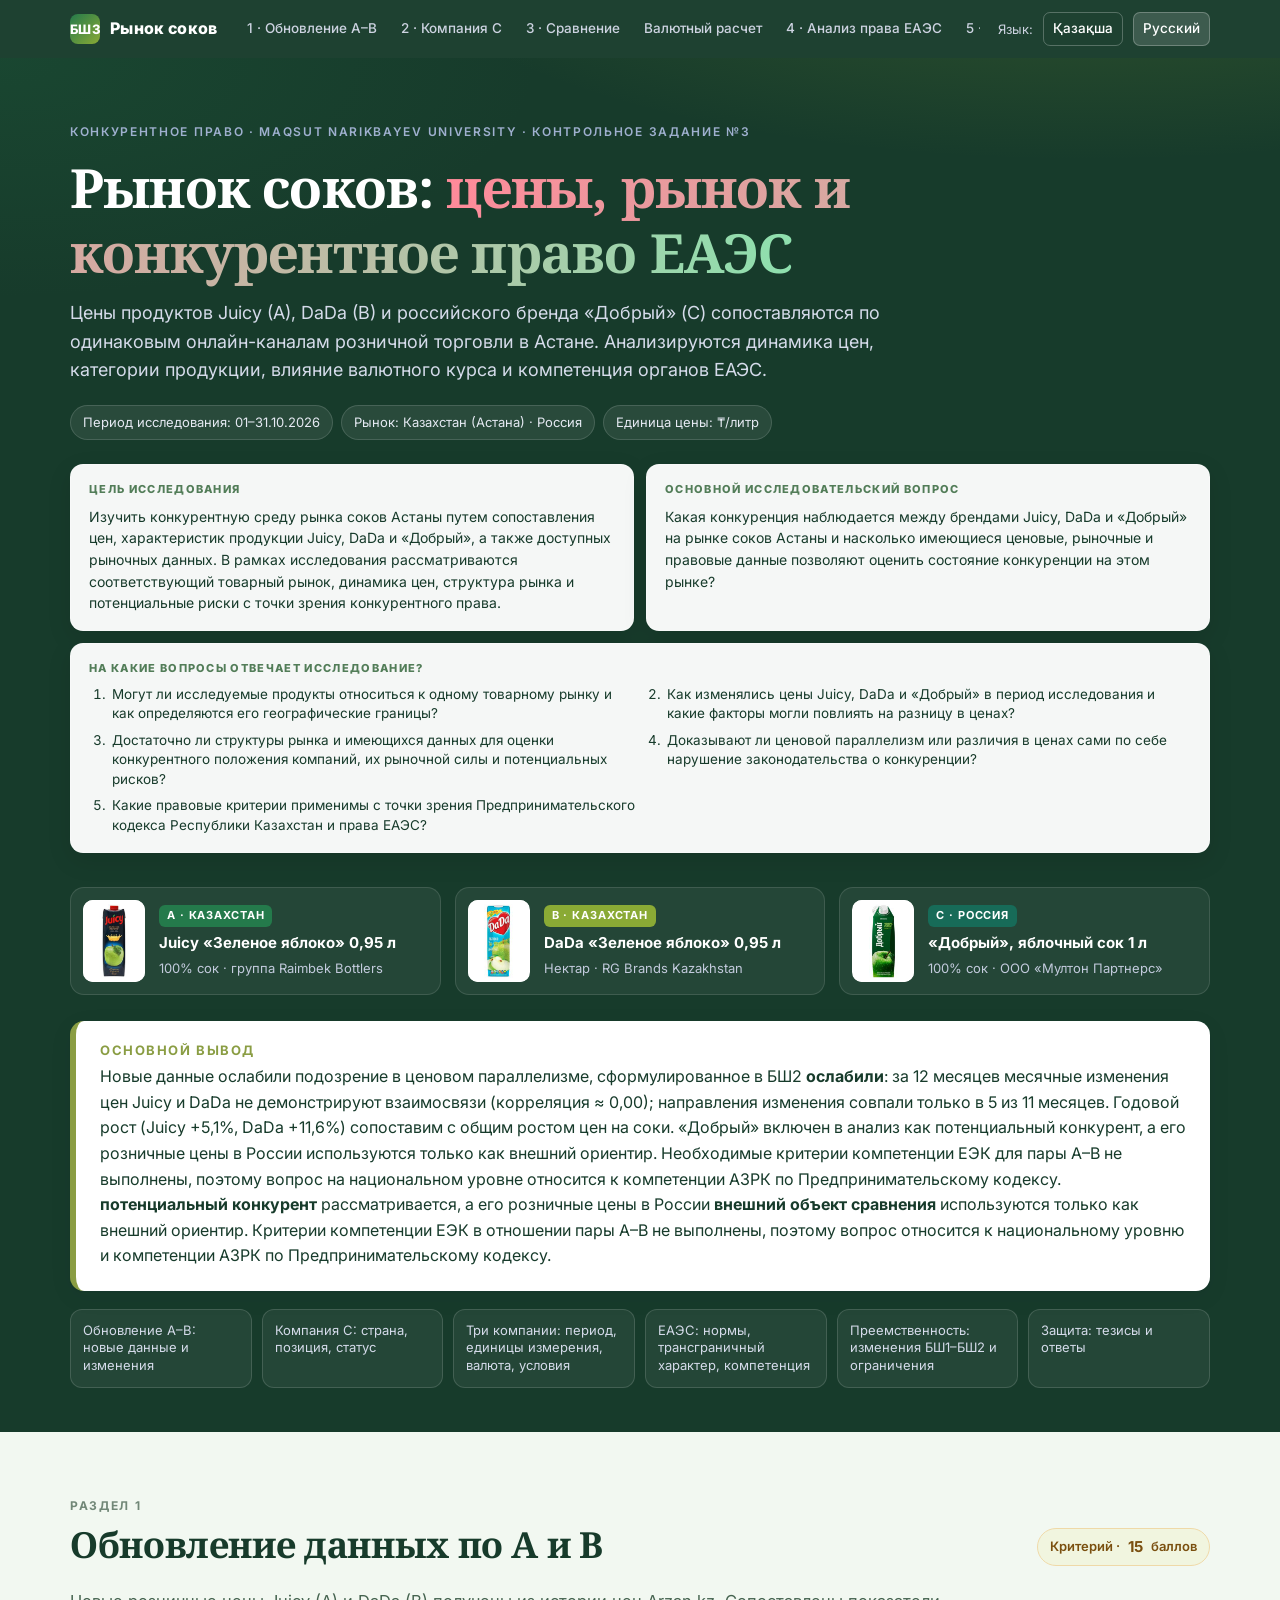
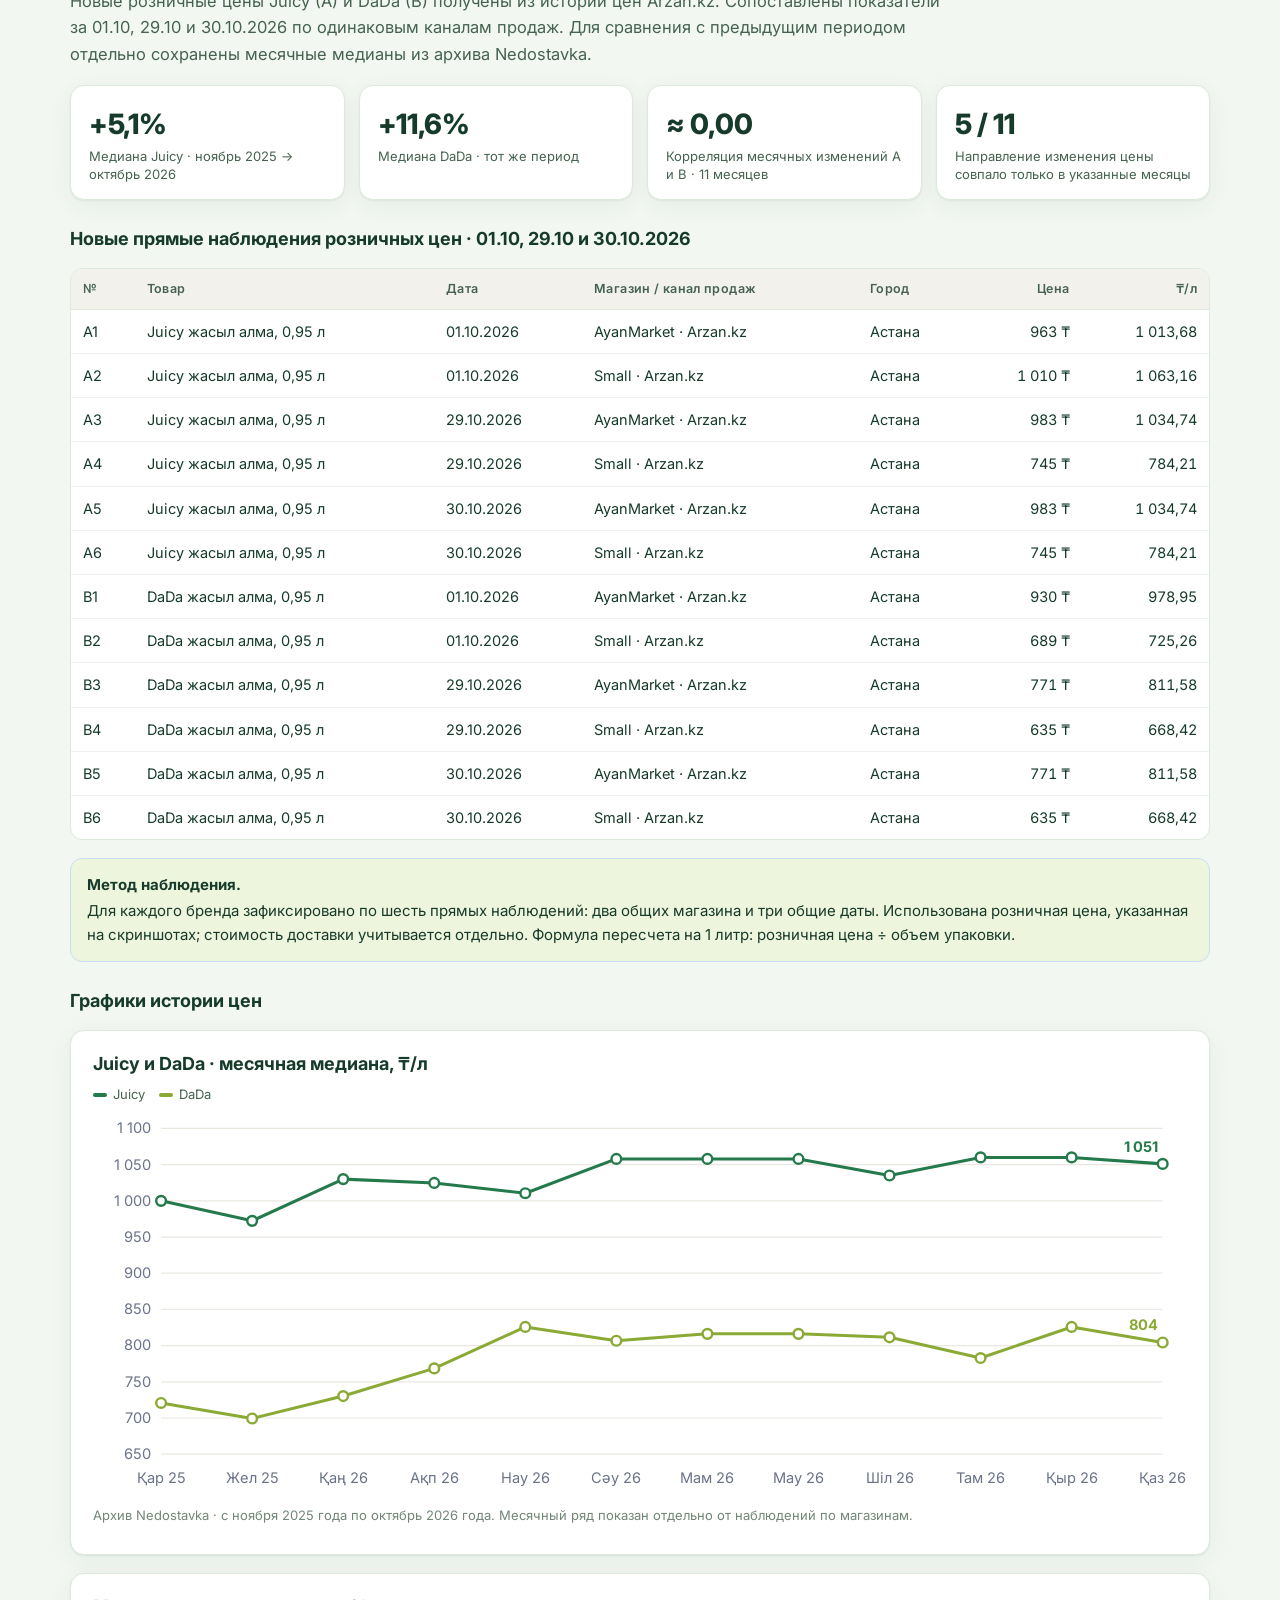
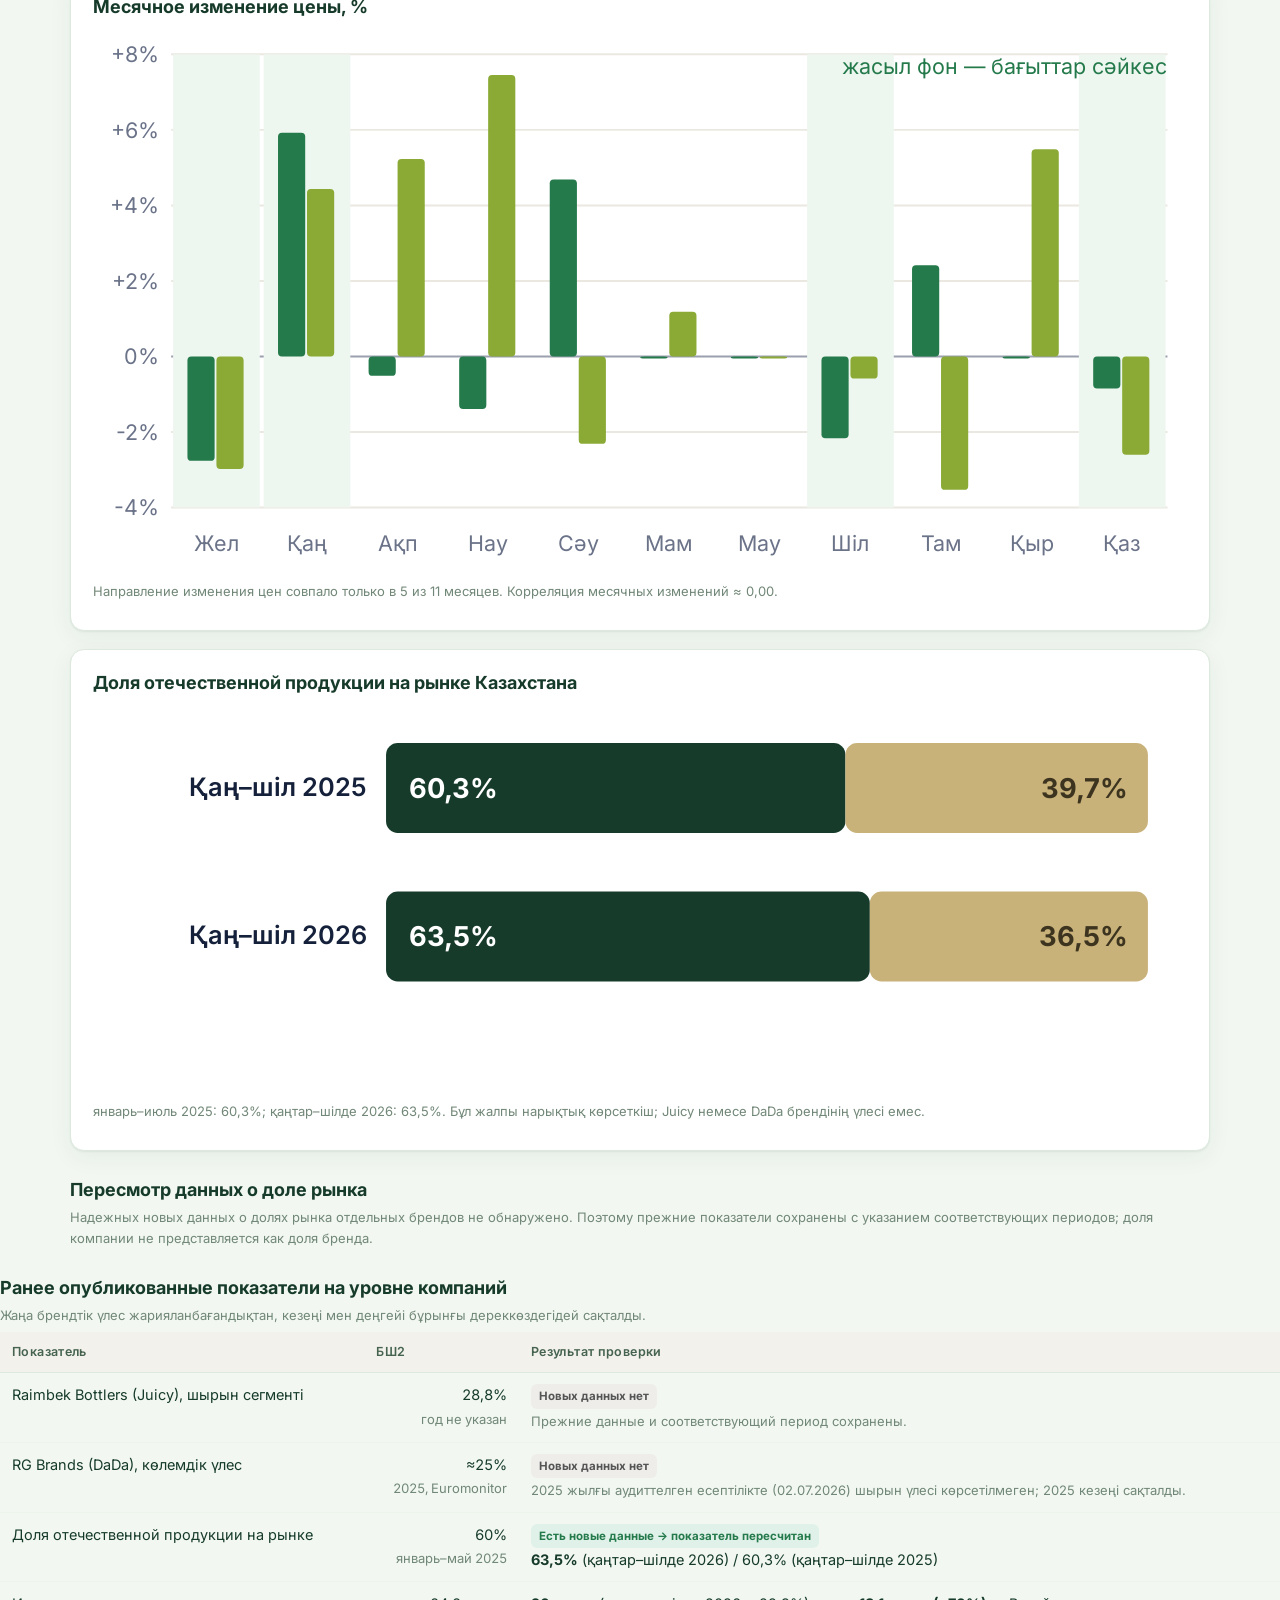
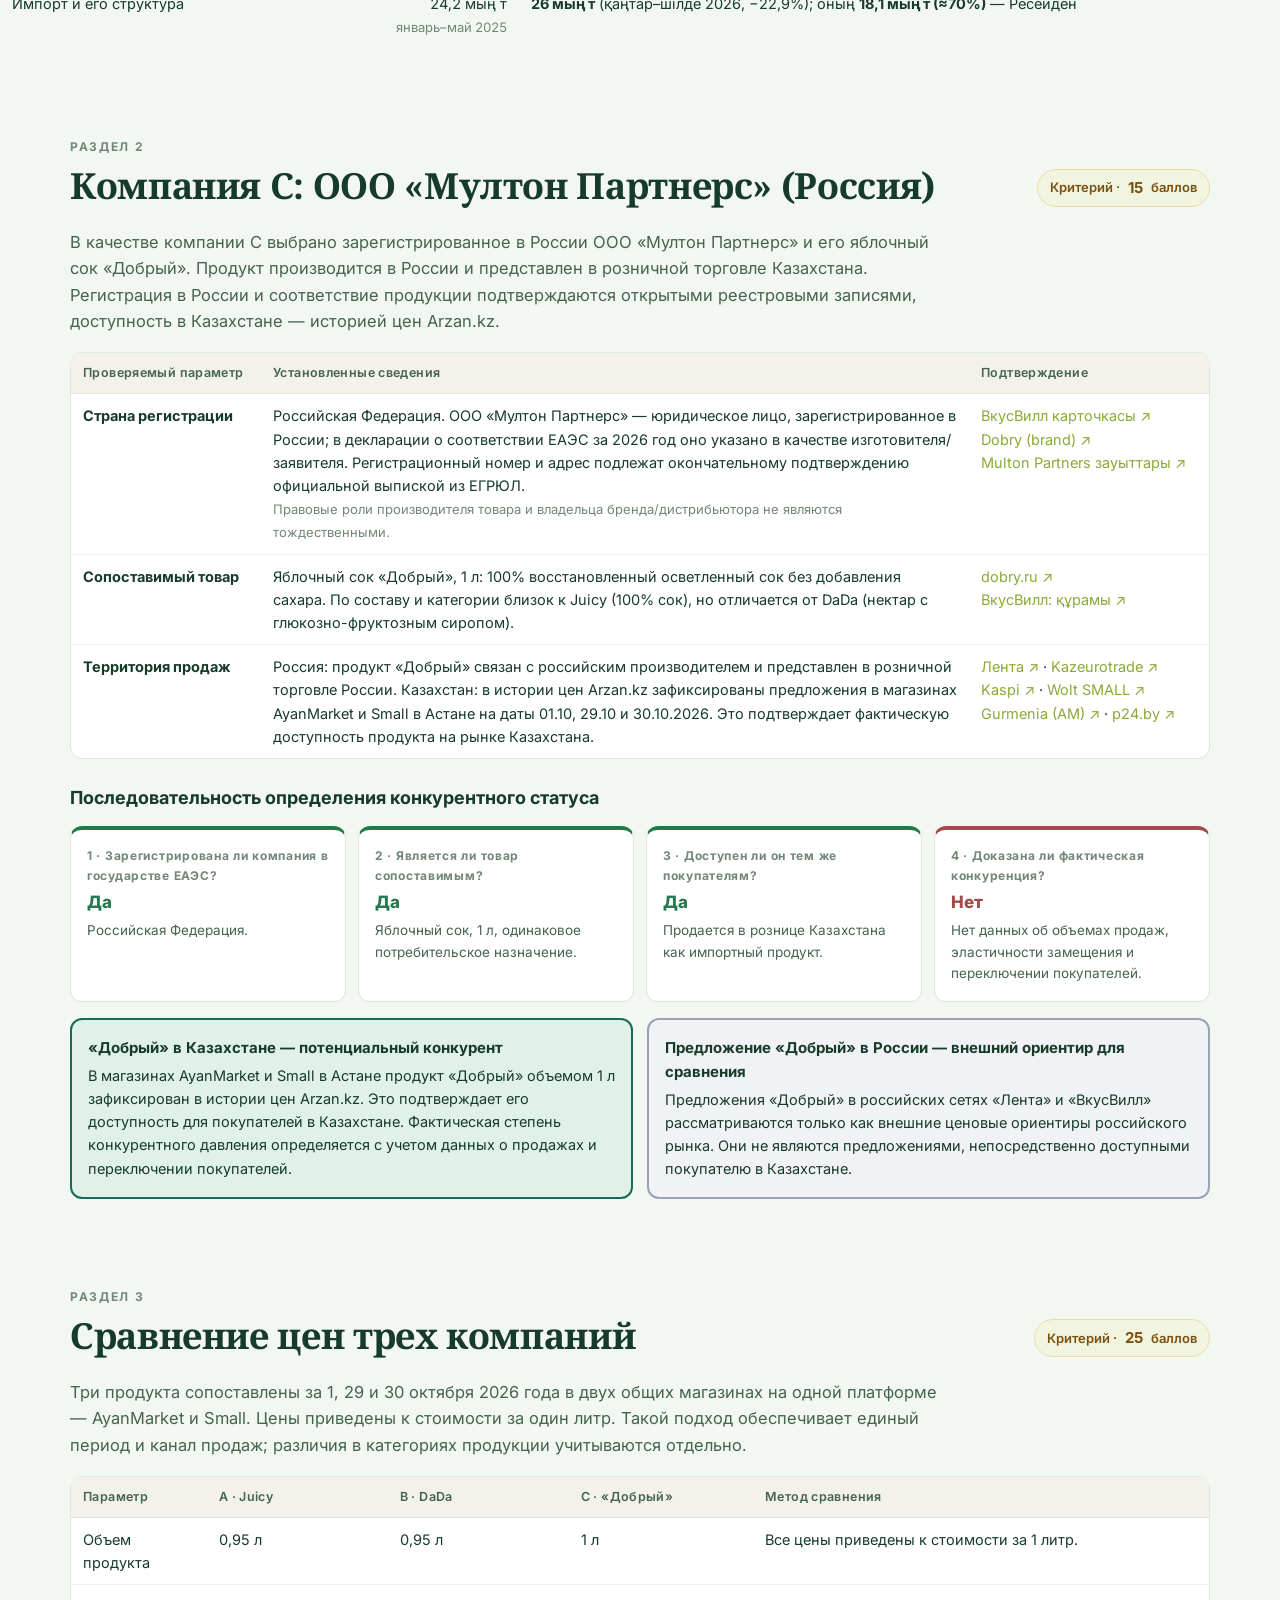
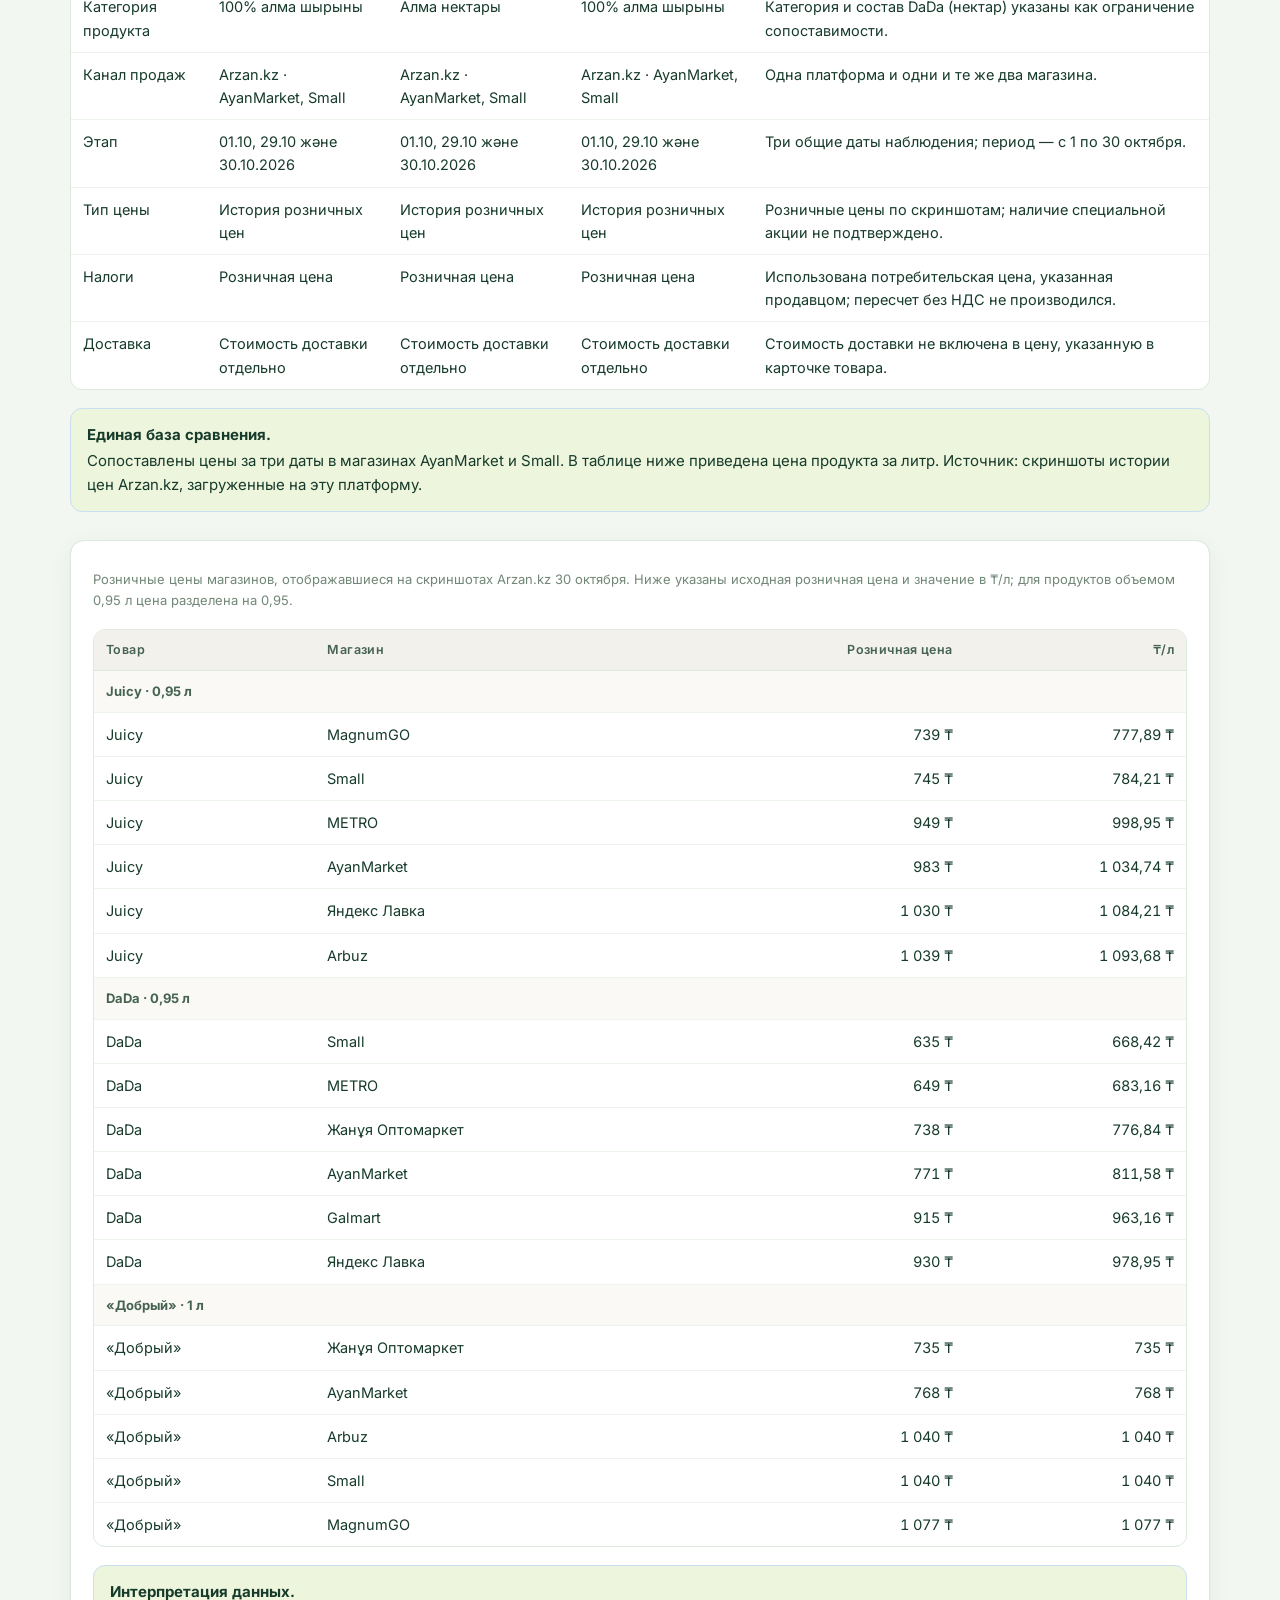
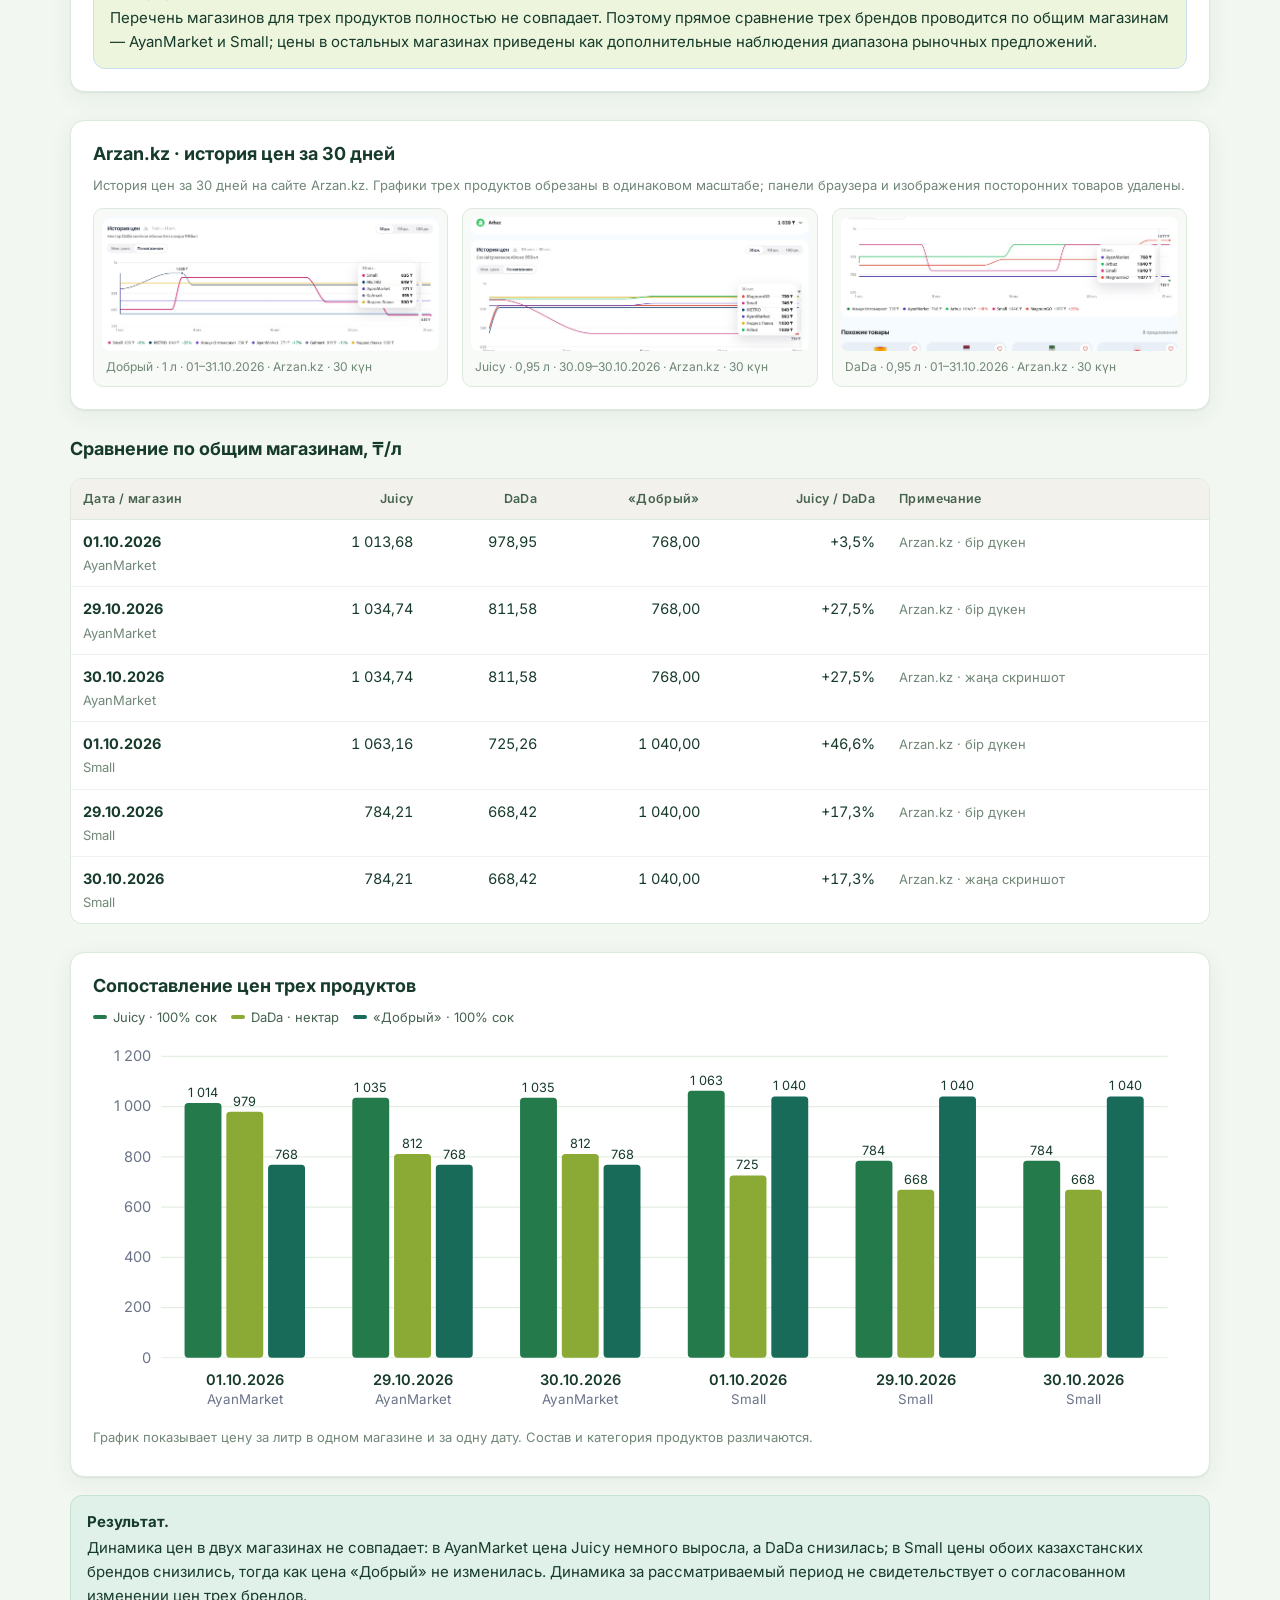
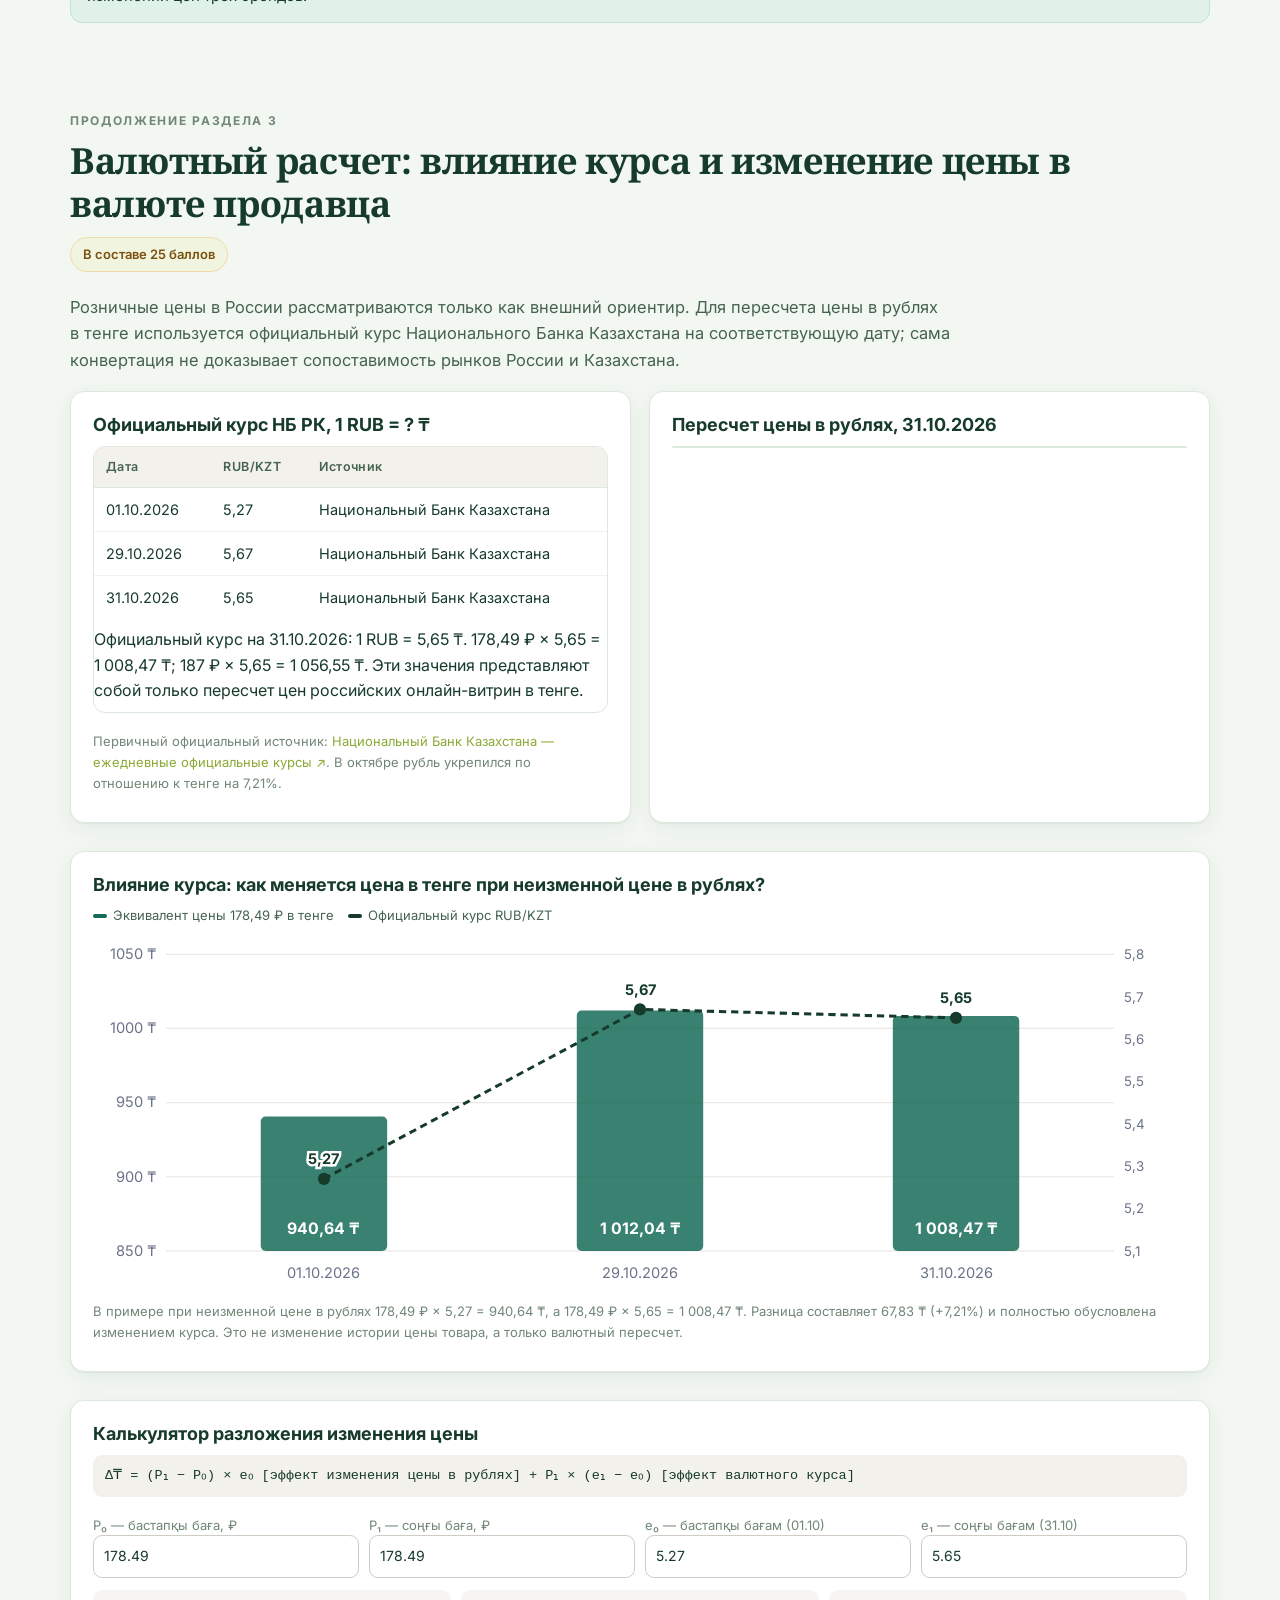
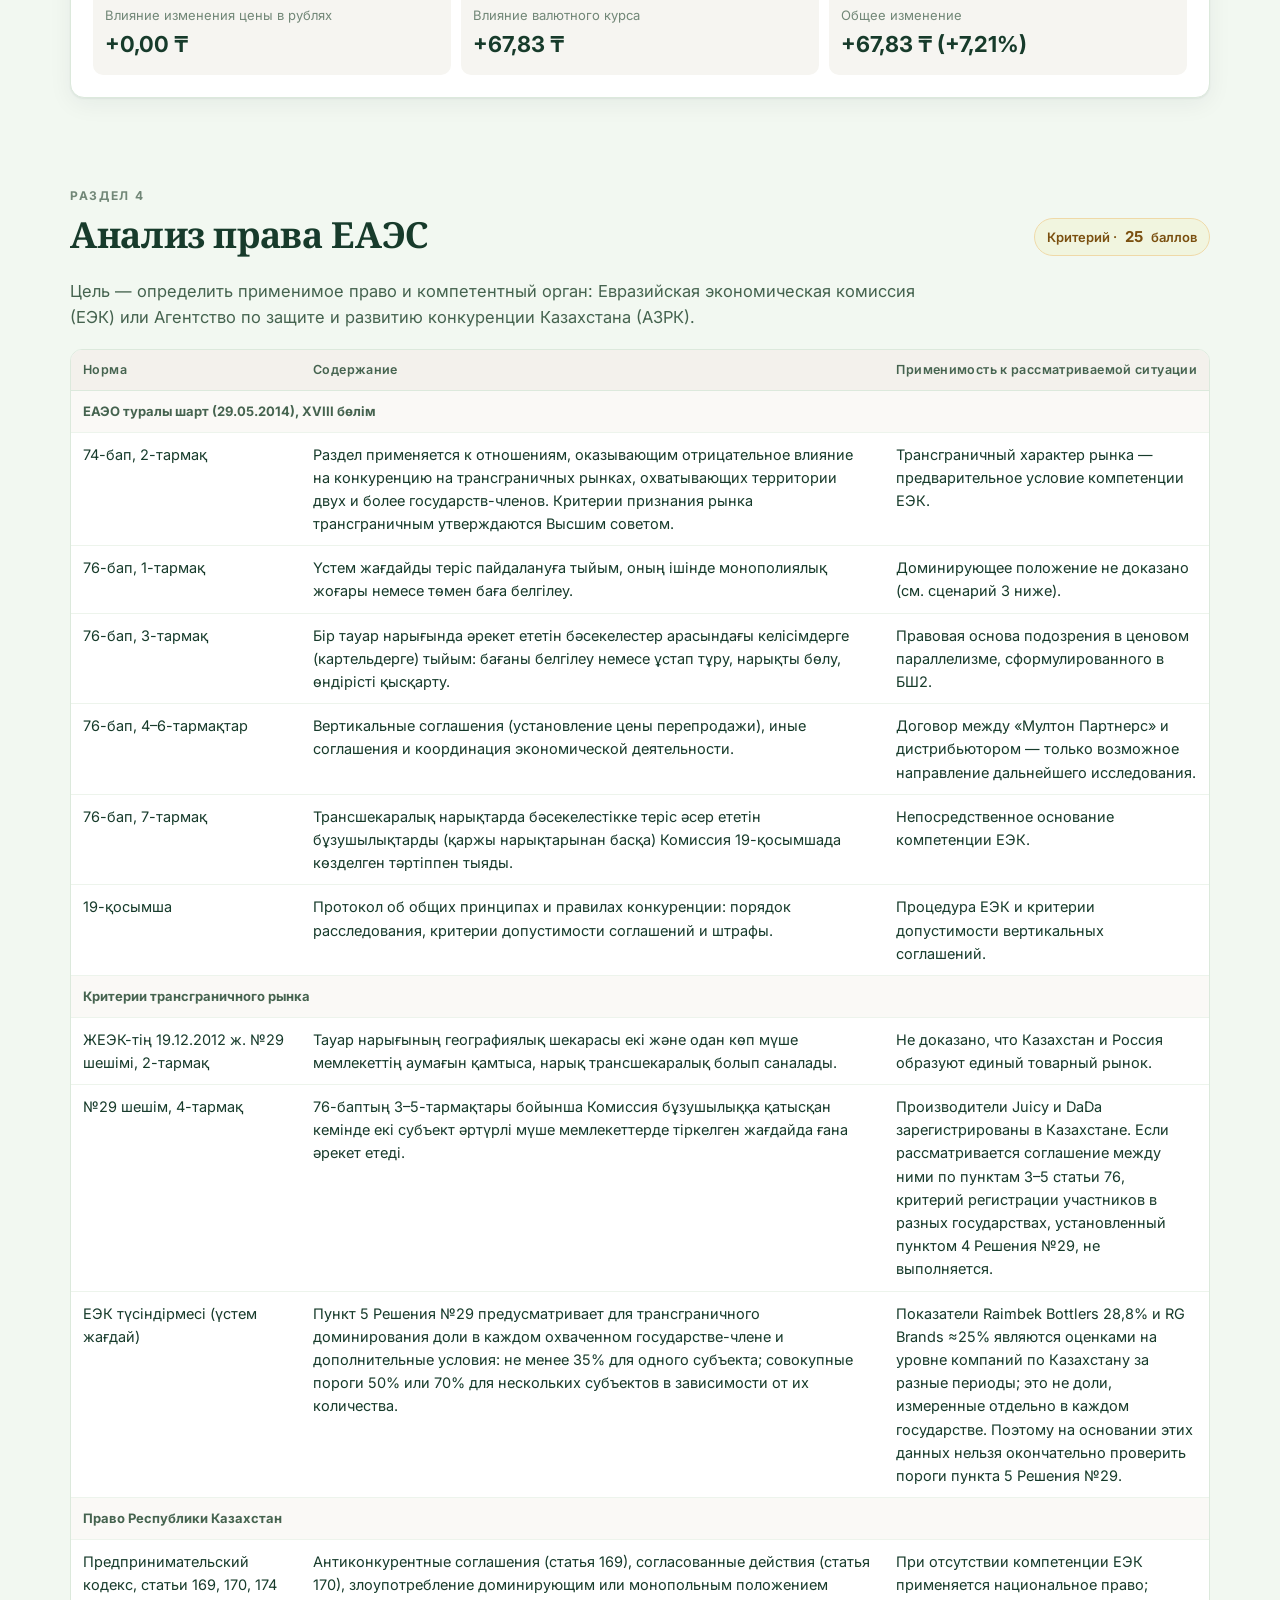
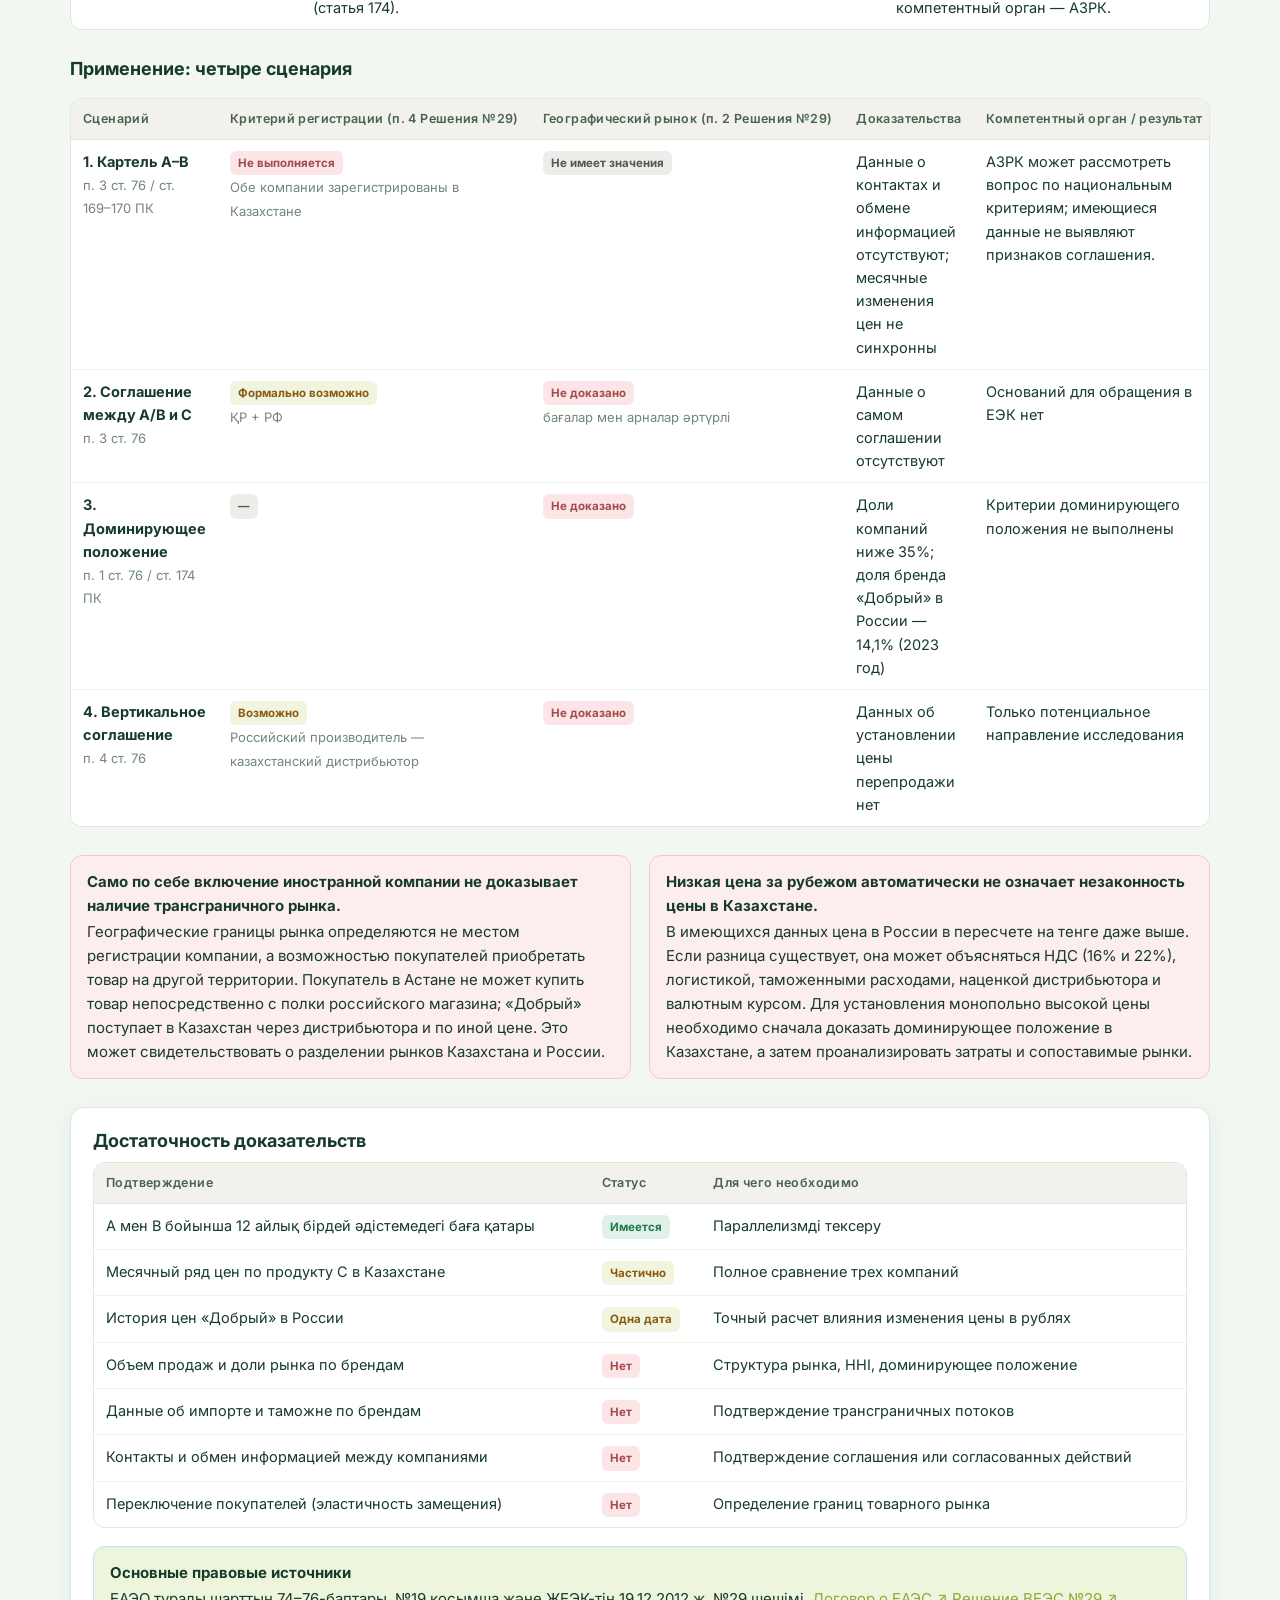
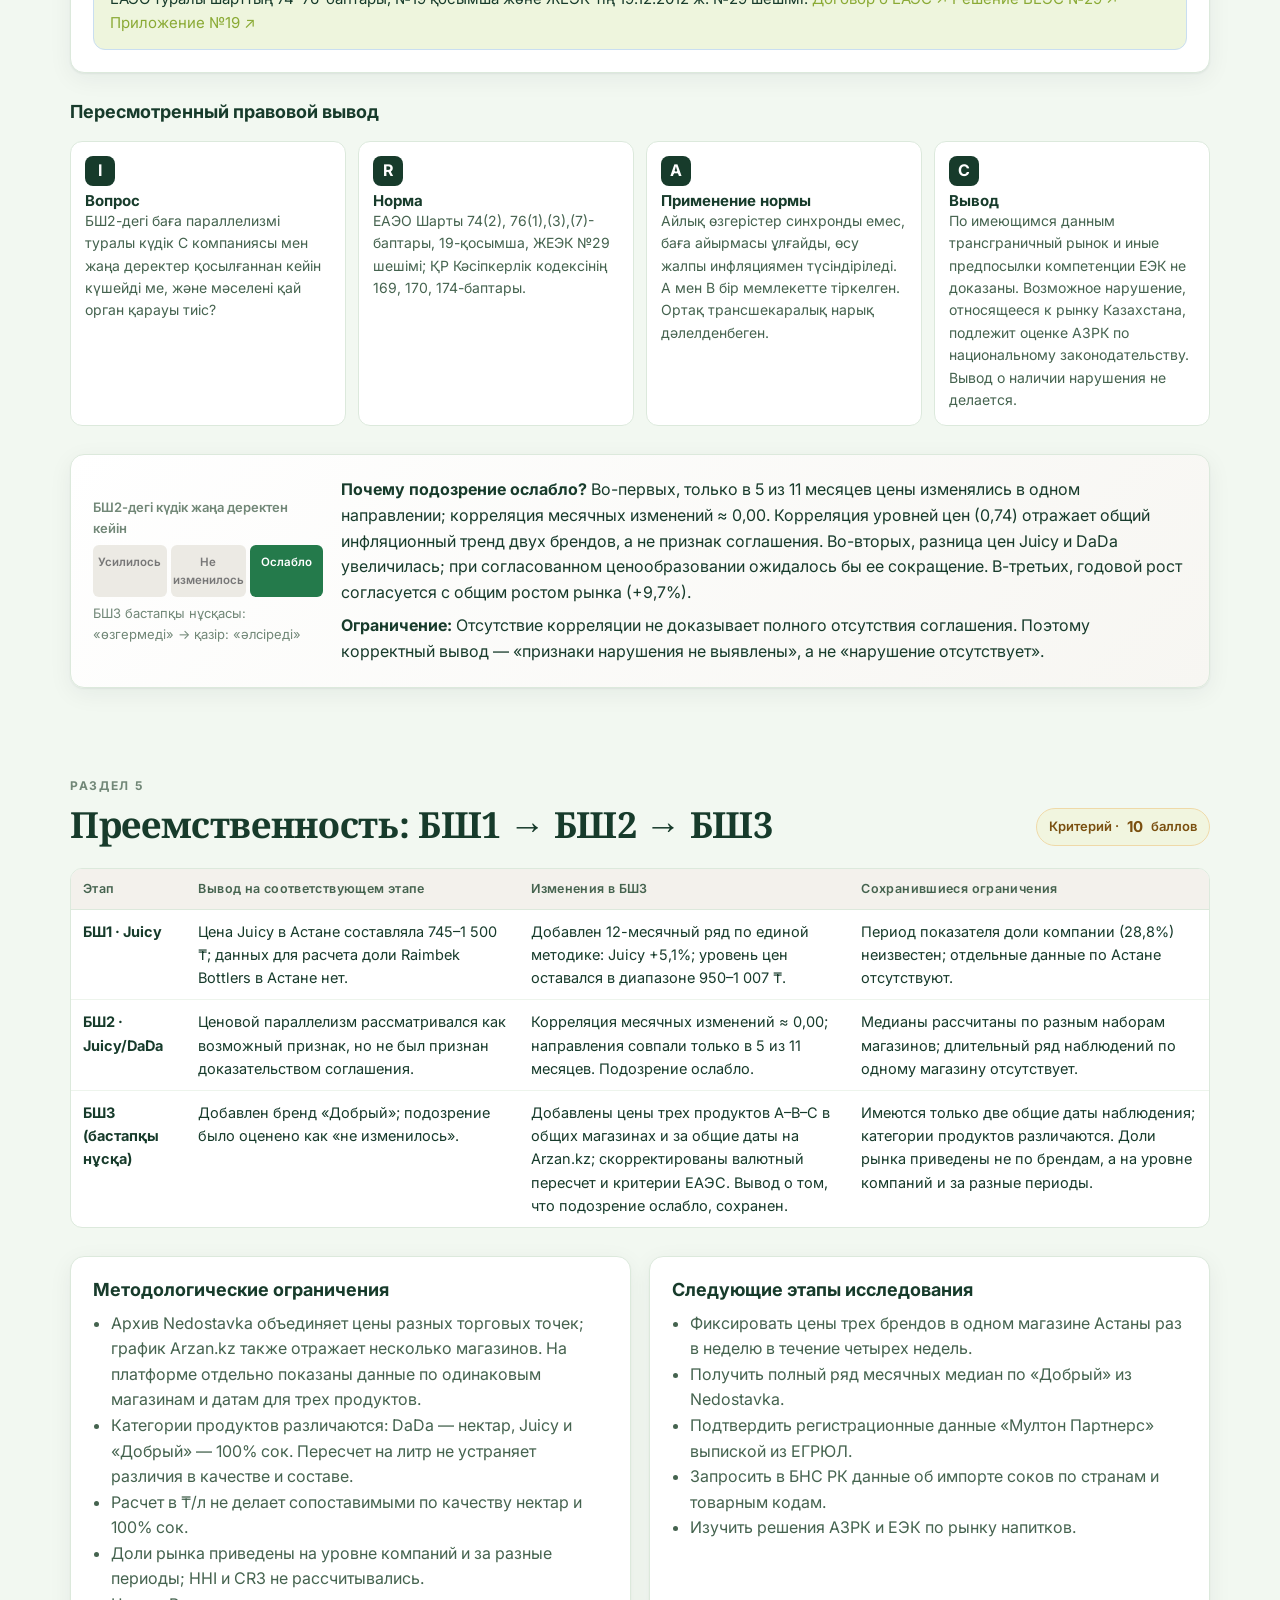
<file: site/Saulebayeva_RU.html>
<!DOCTYPE html>
<!DOCTYPE html>

<html lang="ru">
<head>
<meta charset="utf-8"/>
<meta content="width=device-width, initial-scale=1" name="viewport"/>
<title>Рынок соков · БШ3 · Саулебаева Алима</title>
<link href="https://fonts.googleapis.com" rel="preconnect"/>
<link crossorigin="" href="https://fonts.gstatic.com" rel="preconnect"/>
<link href="https://fonts.googleapis.com/css2?family=Inter:wght@400;500;600;700;800&amp;family=Noto+Serif:wght@500;700&amp;display=swap" rel="stylesheet"/>
<style>
:root{
  --paper:#f2f8f1; --card:#ffffff; --ink:#173b2b; --ink2:#45634f; --muted:#718777;
  --line:#dce9dc; --soft:#edf4ec;
  --a:#247a4b; --a-soft:#e4f2e7;
  --b:#8aaa35; --b-soft:#eef5dd;
  --c:#176b58; --c-soft:#e0f1e9;
  --gold:#8a9d43; --gold-soft:#f1f5df;
  --ok:#247a4b; --warn:#8a9d43; --bad:#a34b4b;
  --navy:#173b2b;
  --r:14px;
  --shadow:0 1px 2px rgba(21,33,58,.06),0 6px 24px rgba(21,33,58,.06);
}
*{box-sizing:border-box}
html{scroll-behavior:smooth;scroll-padding-top:72px}
body{margin:0;background:var(--paper);color:var(--ink);font:16px/1.6 Inter,system-ui,-apple-system,"Segoe UI",Roboto,Arial,sans-serif;-webkit-font-smoothing:antialiased}
a{color:var(--b);text-decoration:none} a:hover{text-decoration:underline}
h1,h2,h3{line-height:1.2;margin:0}
h2{font-family:"Noto Serif",Georgia,serif;font-size:clamp(26px,3.2vw,36px);letter-spacing:-.01em}
h3{font-size:18px;font-weight:700}
p{margin:.5em 0}
.wrap{max-width:1180px;margin:0 auto;padding:0 20px}
small,.small{font-size:13px;color:var(--muted)}
.mono{font-variant-numeric:tabular-nums}

/* nav */
.nav{position:sticky;top:0;z-index:50;background:rgba(23,59,43,.97);backdrop-filter:blur(6px);color:#fff}
.nav .wrap{display:flex;align-items:center;gap:18px;height:58px}
.brand{display:flex;align-items:center;gap:10px;font-weight:800;letter-spacing:.02em;white-space:nowrap}
.brand i{display:inline-grid;place-items:center;width:30px;height:30px;border-radius:8px;background:linear-gradient(135deg,var(--a),var(--b));font-style:normal;font-size:13px}
.nav ul{list-style:none;display:flex;gap:2px;margin:0;padding:0;overflow-x:auto;scrollbar-width:none}
.nav ul::-webkit-scrollbar{display:none}
.nav a{color:#cdd3e1;font-size:13.5px;font-weight:500;padding:8px 11px;border-radius:8px;white-space:nowrap;display:block}
.nav a:hover,.nav a.on{background:rgba(255,255,255,.1);color:#fff;text-decoration:none}

/* hero */
.hero{background:radial-gradient(1200px 400px at 85% -10%,rgba(138,170,53,.24),transparent 60%),radial-gradient(900px 400px at 0% 0%,rgba(36,122,75,.18),transparent 60%),var(--navy);color:#fff;padding:64px 0 44px}
.eyebrow{font-size:12px;letter-spacing:.14em;text-transform:uppercase;color:#9fb0cf;font-weight:600}
.hero h1{font-family:"Noto Serif",Georgia,serif;font-size:clamp(32px,4.6vw,54px);margin:14px 0 14px;letter-spacing:-.015em}
.hero h1 em{font-style:normal;background:linear-gradient(90deg,#ff8a9a,#8ee0ae);-webkit-background-clip:text;background-clip:text;color:transparent}
.hero .lead{font-size:18px;color:#d5dbea;max-width:820px}
.meta{display:flex;flex-wrap:wrap;gap:8px;margin-top:20px}
.chip{display:inline-flex;align-items:center;gap:6px;font-size:13px;padding:6px 12px;border-radius:999px;background:rgba(255,255,255,.08);border:1px solid rgba(255,255,255,.14);color:#e6eaf3}
.trio{display:grid;grid-template-columns:repeat(3,1fr);gap:14px;margin-top:34px}
.prod{display:flex;gap:14px;align-items:center;background:rgba(255,255,255,.06);border:1px solid rgba(255,255,255,.12);border-radius:var(--r);padding:12px}
.prod img{width:62px;height:82px;object-fit:contain;background:#fff;border-radius:10px}
.prod b{display:block;font-size:15px}
.prod .tag{font-size:11px;font-weight:700;letter-spacing:.08em;padding:2px 8px;border-radius:6px;display:inline-block;margin-bottom:4px}
.prod span{font-size:13px;color:#c3cbdd}
.tldr{margin-top:26px;background:#fff;color:var(--ink);border-radius:var(--r);padding:22px 24px;box-shadow:var(--shadow);border-left:6px solid var(--gold)}
.tldr h3{font-size:13px;letter-spacing:.12em;text-transform:uppercase;color:var(--gold);margin-bottom:6px}


.research-grid{display:grid;grid-template-columns:1fr 1fr;gap:12px;margin-top:24px}
.research-panel{background:rgba(255,255,255,.96);color:var(--ink);border:1px solid rgba(255,255,255,.28);border-radius:13px;padding:16px 18px;box-shadow:0 8px 24px rgba(0,0,0,.10)}
.research-label{font-size:11px;font-weight:800;letter-spacing:.12em;text-transform:uppercase;color:#527d58;margin-bottom:7px}
.research-panel p{font-size:14px;line-height:1.55;margin:0}
.research-questions{grid-column:1/-1}
.research-questions ol{margin:0;padding-left:21px;display:grid;grid-template-columns:1fr 1fr;gap:7px 28px}
.research-questions li{font-size:13.5px;line-height:1.45;padding-left:2px}

/* score grid */
.scores{display:grid;grid-template-columns:repeat(6,1fr);gap:10px;margin-top:18px}
.score{display:block;background:rgba(255,255,255,.06);border:1px solid rgba(255,255,255,.14);border-radius:12px;padding:12px;color:#fff}
.score:hover{background:rgba(255,255,255,.12);text-decoration:none}
.score .pts{font-size:26px;font-weight:800}
.score .pts small{color:#9fb0cf;font-size:12px;font-weight:600}
.score .nm{font-size:13px;color:#d5dbea;line-height:1.35}

/* sections */
section.sec{padding:64px 0 24px}
.sechead{display:flex;flex-wrap:wrap;align-items:flex-end;justify-content:space-between;gap:12px;margin-bottom:22px}
.sechead .num{font-size:12px;font-weight:700;letter-spacing:.14em;color:var(--muted);text-transform:uppercase;margin-bottom:8px}
.crit{display:inline-flex;align-items:center;gap:8px;font-size:13px;font-weight:600;background:var(--gold-soft);color:#7a4f0f;border:1px solid #efd9a8;padding:6px 12px;border-radius:999px}
.crit b{font-size:15px}
.intro{color:var(--ink2);max-width:880px;font-size:16.5px}
.card{background:var(--card);border:1px solid var(--line);border-radius:var(--r);padding:22px;box-shadow:var(--shadow)}
.grid2{display:grid;grid-template-columns:1fr 1fr;gap:18px}
.grid3{display:grid;grid-template-columns:repeat(3,1fr);gap:18px}
.grid2>*,.grid3>*,.form>*,.calc>*,.status>*,.steps>*{min-width:0}
.mt{margin-top:18px}.mt2{margin-top:28px}
.card h3{margin-bottom:10px}
.kpis{display:grid;grid-template-columns:repeat(4,1fr);gap:14px}
.kpi{background:var(--card);border:1px solid var(--line);border-radius:var(--r);padding:16px 18px;box-shadow:var(--shadow)}
.kpi .v{font-size:28px;font-weight:800;letter-spacing:-.01em}
.kpi .l{font-size:13px;color:var(--ink2);line-height:1.4}
.up{color:var(--bad)} .down{color:var(--ok)}

/* tables */
.tbl{width:100%;border-collapse:separate;border-spacing:0;font-size:14.5px}
.tblwrap{overflow-x:auto;border:1px solid var(--line);border-radius:12px;background:#fff}
.tbl th{background:#f3f1ec;text-align:left;font-weight:600;font-size:12.5px;letter-spacing:.03em;color:var(--ink2);padding:10px 12px;border-bottom:1px solid var(--line);white-space:nowrap}
.tbl td{padding:10px 12px;border-bottom:1px solid var(--soft);vertical-align:top}
.tbl tr:last-child td{border-bottom:0}
.tbl th.n{text-align:right}
.tbl td.n{text-align:right;font-variant-numeric:tabular-nums;white-space:nowrap}
.tbl tr.grp td{background:#faf9f6;font-weight:700;font-size:13px;color:var(--ink2)}
.dot{display:inline-block;width:10px;height:10px;border-radius:50%;margin-right:6px;vertical-align:middle}
.da{background:var(--a)}.db{background:var(--b)}.dc{background:var(--c)}
.badge{display:inline-block;font-size:11.5px;font-weight:700;padding:3px 8px;border-radius:6px;white-space:nowrap}
.b-ok{background:var(--c-soft);color:var(--ok)}
.b-warn{background:var(--gold-soft);color:#8a5a12}
.b-bad{background:#fbe5e6;color:var(--bad)}
.b-info{background:var(--b-soft);color:var(--b)}
.b-grey{background:#eeedea;color:#555}

/* callouts */
.note{border-radius:12px;padding:14px 16px;font-size:15px;border:1px solid}
.note.info{background:var(--b-soft);border-color:#c9def1}
.note.warn{background:var(--gold-soft);border-color:#efd9a8}
.note.ok{background:var(--c-soft);border-color:#c3e3cf}
.note.bad{background:#fdeeee;border-color:#f3c9cb}
.note b:first-child{display:block;margin-bottom:2px}


.evidence-grid{display:grid;grid-template-columns:repeat(3,minmax(0,1fr));gap:14px;margin-top:12px;align-items:start}
.evidence-grid figure{margin:0;background:#f7faf6;border:1px solid var(--line);border-radius:10px;padding:8px}
.evidence-grid img{display:block;width:100%;height:auto;aspect-ratio:1430/570;object-fit:contain;border-radius:7px}
.evidence-grid figcaption{font-size:12px;color:var(--muted);padding:6px 4px 2px}

/* chart */
.chart{width:100%;height:auto;display:block}
.legend{display:flex;flex-wrap:wrap;gap:14px;font-size:13px;color:var(--ink2);margin:6px 0 4px}
.legend span{display:inline-flex;align-items:center;gap:6px}
.legend i{width:14px;height:4px;border-radius:2px;display:inline-block}
.tip{position:fixed;pointer-events:none;background:var(--navy);color:#fff;font-size:12.5px;padding:7px 10px;border-radius:8px;opacity:0;transition:opacity .12s;z-index:99;box-shadow:0 6px 18px rgba(0,0,0,.2);white-space:nowrap}

/* steps */
.steps{display:grid;grid-template-columns:repeat(4,1fr);gap:12px}
.step{position:relative;background:#fff;border:1px solid var(--line);border-radius:12px;padding:16px}
.step .q{font-size:12px;font-weight:700;color:var(--muted);letter-spacing:.06em}
.step .a{font-size:17px;font-weight:800;margin:4px 0}
.step p{font-size:13.5px;color:var(--ink2);margin:0}
.step.yes{border-top:4px solid var(--ok)} .step.no{border-top:4px solid var(--bad)}
.status{margin-top:16px;display:grid;grid-template-columns:1fr 1fr;gap:14px}
.status div{border-radius:12px;padding:16px;border:2px solid}
.status .s1{border-color:var(--c);background:var(--c-soft)}
.status .s2{border-color:#9aa3b5;background:#f1f2f5}
.status h4{margin:0 0 4px;font-size:15px}

/* irac */
.irac{display:grid;grid-template-columns:repeat(4,1fr);gap:12px}
.irac div{background:#fff;border:1px solid var(--line);border-radius:12px;padding:14px}
.irac b{display:inline-grid;place-items:center;width:30px;height:30px;border-radius:8px;background:var(--navy);color:#fff;margin-bottom:6px}
.irac p{font-size:14px;color:var(--ink2);margin:0}

.verdict{display:flex;gap:18px;align-items:center;background:linear-gradient(135deg,#fff,#f7f6f2);border:1px solid var(--line);border-radius:var(--r);padding:22px;box-shadow:var(--shadow)}
.meter{flex:0 0 230px}
.meter .bar{display:grid;grid-template-columns:repeat(3,1fr);gap:4px}
.meter .bar span{font-size:11.5px;text-align:center;padding:8px 2px;border-radius:6px;background:#eceae4;color:#777;font-weight:600}
.meter .bar span.on{background:var(--ok);color:#fff}

/* forms */
.form{display:grid;grid-template-columns:repeat(6,1fr);gap:10px;align-items:end}
.form .wide{grid-column:span 4}
.form label{font-size:12px;font-weight:600;color:var(--ink2);display:flex;flex-direction:column;gap:4px}
input,select{font:inherit;font-size:14px;padding:9px 10px;border:1px solid #cfccc3;border-radius:9px;background:#fff;color:var(--ink);width:100%}
input:focus,select:focus{outline:2px solid var(--b);outline-offset:1px}
.btn{font:inherit;font-size:14px;font-weight:600;padding:10px 14px;border-radius:9px;border:0;background:var(--navy);color:#fff;cursor:pointer;white-space:nowrap}
.btn.ghost{background:#fff;color:var(--ink);border:1px solid #cfccc3}
.btn:hover{filter:brightness(1.1)}
.fill{width:110px;display:inline-block;border:2px dashed var(--warn);background:var(--gold-soft);padding:6px 8px;text-align:right}
.calc{display:grid;grid-template-columns:repeat(4,1fr);gap:10px}
.res{display:grid;grid-template-columns:repeat(3,1fr);gap:10px;margin-top:12px}
.res div{background:#f6f5f1;border-radius:10px;padding:12px}
.res b{display:block;font-size:22px}
.formula{font-family:ui-monospace,SFMono-Regular,Menlo,monospace;font-size:13.5px;background:#f3f1ec;border-radius:9px;padding:10px 12px;margin:8px 0;overflow-x:auto}

/* qa */
details{background:#fff;border:1px solid var(--line);border-radius:12px;padding:0 16px;margin-bottom:10px}
summary{cursor:pointer;font-weight:600;padding:14px 0;list-style:none;display:flex;justify-content:space-between;gap:12px}
summary::-webkit-details-marker{display:none}
summary:after{content:"+";font-size:20px;color:var(--muted);line-height:1}
details[open] summary:after{content:"−"}
details p{margin:0 0 14px;color:var(--ink2)}
.speech{font-family:"Noto Serif",Georgia,serif;font-size:17px;line-height:1.75;background:#fff;border-left:5px solid var(--navy);padding:20px 24px;border-radius:0 12px 12px 0}

ol.src{columns:2;column-gap:32px;font-size:13.5px;padding-left:20px}
ol.src li{break-inside:avoid;margin-bottom:6px}
footer{background:var(--navy);color:#b9c2d6;padding:30px 0;margin-top:60px;font-size:13.5px}
footer b{color:#fff}

@media (max-width:980px){
  .scores{grid-template-columns:repeat(3,1fr)}
  .grid2,.grid3,.status{grid-template-columns:1fr}
  .kpis{grid-template-columns:repeat(2,1fr)}
  .steps,.irac{grid-template-columns:1fr 1fr}
  .form{grid-template-columns:1fr 1fr}
  .form .wide{grid-column:1/-1}
  .calc{grid-template-columns:1fr 1fr}
  ol.src{columns:1}
  .trio{grid-template-columns:1fr}
  .verdict{flex-direction:column;align-items:stretch}
  .meter{flex:auto}
}
@media (max-width:560px){
  .wrap{padding:0 16px}
  .scores{grid-template-columns:repeat(2,1fr)}
  .kpis,.steps,.irac,.res{grid-template-columns:1fr}
  .brand span{display:none}
}
@media print{
  .nav,.form,.btn{display:none!important}
  body{background:#fff}
  .hero{background:#15213a!important;-webkit-print-color-adjust:exact;print-color-adjust:exact}
  section.sec{break-inside:avoid-page;padding-top:24px}
  .card,.kpi{box-shadow:none}
}

@media(max-width:900px){.evidence-grid{grid-template-columns:1fr}}

.lang-switch{margin-left:auto;display:flex;gap:10px;align-items:center;color:#cdd3e1;font-size:13px;white-space:nowrap}.lang-switch a{color:#fff;border:1px solid rgba(255,255,255,.25);padding:5px 9px;border-radius:7px}.lang-switch a:last-child{background:rgba(255,255,255,.14)}@media(max-width:980px){.lang-switch{margin-left:0}}
</style>
</head>
<body>
<nav class="nav">
<div class="wrap">
<div class="brand"><i>БШ3</i><span>Рынок соков</span></div>
<ul id="navlist">
<li><a href="#ab">1 · Обновление A–B</a></li>
<li><a href="#c">2 · Компания C</a></li>
<li><a href="#cmp">3 · Сравнение</a></li>
<li><a href="#fx">Валютный расчет</a></li>
<li><a href="#law">4 · Анализ права ЕАЭС</a></li>
<li><a href="#cont">5 · Преемственность</a></li>
<li><a href="#def">6 · Основные результаты</a></li>
<li><a href="#log">Журнал · ИИ</a></li>
</ul>
<div class="lang-switch">Язык: <a href="Saulebayeva_KZ.html">Қазақша</a><a href="Saulebayeva_RU.html">Русский</a></div></div>
</nav>
<header class="hero" id="top">
<div class="wrap">
<div class="eyebrow">Конкурентное право · Maqsut Narikbayev University · Контрольное задание №3</div>
<h1>Рынок соков: <em>цены, рынок и конкурентное право ЕАЭС</em></h1>
<p class="lead">Цены продуктов Juicy (A), DaDa (B) и российского бренда «Добрый» (C) сопоставляются по одинаковым онлайн-каналам розничной торговли в Астане. Анализируются динамика цен, категории продукции, влияние валютного курса и компетенция органов ЕАЭС.</p>
<div class="meta">
<span class="chip">Период исследования: 01–31.10.2026</span>
<span class="chip">Рынок: Казахстан (Астана) · Россия</span>
<span class="chip">Единица цены: ₸/литр</span>
</div>
<div class="research-grid">
<div class="research-panel">
<div class="research-label">Цель исследования</div>
<p>Изучить конкурентную среду рынка соков Астаны путем сопоставления цен, характеристик продукции Juicy, DaDa и «Добрый», а также доступных рыночных данных. В рамках исследования рассматриваются соответствующий товарный рынок, динамика цен, структура рынка и потенциальные риски с точки зрения конкурентного права.</p>
</div>
<div class="research-panel">
<div class="research-label">Основной исследовательский вопрос</div>
<p>Какая конкуренция наблюдается между брендами Juicy, DaDa и «Добрый» на рынке соков Астаны и насколько имеющиеся ценовые, рыночные и правовые данные позволяют оценить состояние конкуренции на этом рынке?</p>
</div>
<div class="research-panel research-questions">
<div class="research-label">На какие вопросы отвечает исследование?</div>
<ol>
<li>Могут ли исследуемые продукты относиться к одному товарному рынку и как определяются его географические границы?</li>
<li>Как изменялись цены Juicy, DaDa и «Добрый» в период исследования и какие факторы могли повлиять на разницу в ценах?</li>
<li>Достаточно ли структуры рынка и имеющихся данных для оценки конкурентного положения компаний, их рыночной силы и потенциальных рисков?</li>
<li>Доказывают ли ценовой параллелизм или различия в ценах сами по себе нарушение законодательства о конкуренции?</li>
<li>Какие правовые критерии применимы с точки зрения Предпринимательского кодекса Республики Казахстан и права ЕАЭС?</li>
</ol>
</div>
</div>
<div class="trio">
<div class="prod"><img alt="Juicy жасыл алма" src="[data-uri]"/><div><span class="tag" style="background:var(--a);color:#fff">A · КАЗАХСТАН</span><b>Juicy «Зеленое яблоко» 0,95 л</b><span>100% сок · группа Raimbek Bottlers</span></div></div>
<div class="prod"><img alt="DaDa алма" src="[data-uri]"/><div><span class="tag" style="background:var(--b);color:#fff">B · КАЗАХСТАН</span><b>DaDa «Зеленое яблоко» 0,95 л</b><span>Нектар · RG Brands Kazakhstan</span></div></div>
<div class="prod"><img alt="Добрый алма" src="[data-uri]"/><div><span class="tag" style="background:var(--c);color:#fff">C · РОССИЯ</span><b>«Добрый», яблочный сок 1 л</b><span>100% сок · ООО «Мултон Партнерс»</span></div></div>
</div>
<div class="tldr">
<h3>Основной вывод</h3>
<p style="margin:0">Новые данные ослабили подозрение в ценовом параллелизме, сформулированное в БШ2 <b>ослабили</b>: за 12 месяцев месячные изменения цен Juicy и DaDa не демонстрируют взаимосвязи (корреляция ≈ 0,00); направления изменения совпали только в 5 из 11 месяцев. Годовой рост (Juicy +5,1%, DaDa +11,6%) сопоставим с общим ростом цен на соки. «Добрый» включен в анализ как потенциальный конкурент, а его розничные цены в России используются только как внешний ориентир. Необходимые критерии компетенции ЕЭК для пары A–B не выполнены, поэтому вопрос на национальном уровне относится к компетенции АЗРК по Предпринимательскому кодексу. <b>потенциальный конкурент</b> рассматривается, а его розничные цены в России <b>внешний объект сравнения</b> используются только как внешний ориентир. Критерии компетенции ЕЭК в отношении пары A–B не выполнены, поэтому вопрос относится к национальному уровню и компетенции АЗРК по Предпринимательскому кодексу.</p>
</div>
<div class="scores">
<a class="score" href="#ab"><div class="nm">Обновление A–B: новые данные и изменения</div></a>
<a class="score" href="#c"><div class="nm">Компания C: страна, позиция, статус</div></a>
<a class="score" href="#cmp"><div class="nm">Три компании: период, единицы измерения, валюта, условия</div></a>
<a class="score" href="#law"><div class="nm">ЕАЭС: нормы, трансграничный характер, компетенция</div></a>
<a class="score" href="#cont"><div class="nm">Преемственность: изменения БШ1–БШ2 и ограничения</div></a>
<a class="score" href="#def"><div class="nm">Защита: тезисы и ответы</div></a>
</div>
</div>
</header>
<main>
<!-- ============ 1. A–B ============ -->
<section class="sec" id="ab"><div class="wrap">
<div class="sechead">
<div><div class="num">Раздел 1</div><h2>Обновление данных по A и B</h2></div>
<span class="crit">Критерий · <b>15</b> баллов</span>
</div>
<p class="intro">Новые розничные цены Juicy (A) и DaDa (B) получены из истории цен Arzan.kz. Сопоставлены показатели за 01.10, 29.10 и 30.10.2026 по одинаковым каналам продаж. Для сравнения с предыдущим периодом отдельно сохранены месячные медианы из архива Nedostavka.</p>
<div class="kpis mt">
<div class="kpi"><div class="v">+5,1%</div><div class="l">Медиана Juicy · ноябрь 2025 → октябрь 2026</div></div>
<div class="kpi"><div class="v">+11,6%</div><div class="l">Медиана DaDa · тот же период</div></div>
<div class="kpi"><div class="v">≈ 0,00</div><div class="l">Корреляция месячных изменений A и B · 11 месяцев</div></div>
<div class="kpi"><div class="v">5 / 11</div><div class="l">Направление изменения цены совпало только в указанные месяцы</div></div>
</div>
<h3 class="mt2">Новые прямые наблюдения розничных цен · 01.10, 29.10 и 30.10.2026</h3>
<div class="tblwrap mt">
<table class="tbl">
<thead><tr><th>№</th><th>Товар</th><th>Дата</th><th>Магазин / канал продаж</th><th>Город</th><th class="n">Цена</th><th class="n">₸/л</th></tr></thead>
<tbody>
<tr><td>А1</td><td>Juicy жасыл алма, 0,95 л</td><td>01.10.2026</td><td>AyanMarket · Arzan.kz</td><td>Астана</td><td class="n">963 ₸</td><td class="n">1 013,68</td></tr>
<tr><td>А2</td><td>Juicy жасыл алма, 0,95 л</td><td>01.10.2026</td><td>Small · Arzan.kz</td><td>Астана</td><td class="n">1 010 ₸</td><td class="n">1 063,16</td></tr>
<tr><td>А3</td><td>Juicy жасыл алма, 0,95 л</td><td>29.10.2026</td><td>AyanMarket · Arzan.kz</td><td>Астана</td><td class="n">983 ₸</td><td class="n">1 034,74</td></tr>
<tr><td>А4</td><td>Juicy жасыл алма, 0,95 л</td><td>29.10.2026</td><td>Small · Arzan.kz</td><td>Астана</td><td class="n">745 ₸</td><td class="n">784,21</td></tr>
<tr><td>А5</td><td>Juicy жасыл алма, 0,95 л</td><td>30.10.2026</td><td>AyanMarket · Arzan.kz</td><td>Астана</td><td class="n">983 ₸</td><td class="n">1 034,74</td></tr>
<tr><td>А6</td><td>Juicy жасыл алма, 0,95 л</td><td>30.10.2026</td><td>Small · Arzan.kz</td><td>Астана</td><td class="n">745 ₸</td><td class="n">784,21</td></tr>
<tr><td>В1</td><td>DaDa жасыл алма, 0,95 л</td><td>01.10.2026</td><td>AyanMarket · Arzan.kz</td><td>Астана</td><td class="n">930 ₸</td><td class="n">978,95</td></tr>
<tr><td>В2</td><td>DaDa жасыл алма, 0,95 л</td><td>01.10.2026</td><td>Small · Arzan.kz</td><td>Астана</td><td class="n">689 ₸</td><td class="n">725,26</td></tr>
<tr><td>В3</td><td>DaDa жасыл алма, 0,95 л</td><td>29.10.2026</td><td>AyanMarket · Arzan.kz</td><td>Астана</td><td class="n">771 ₸</td><td class="n">811,58</td></tr>
<tr><td>В4</td><td>DaDa жасыл алма, 0,95 л</td><td>29.10.2026</td><td>Small · Arzan.kz</td><td>Астана</td><td class="n">635 ₸</td><td class="n">668,42</td></tr>
<tr><td>В5</td><td>DaDa жасыл алма, 0,95 л</td><td>30.10.2026</td><td>AyanMarket · Arzan.kz</td><td>Астана</td><td class="n">771 ₸</td><td class="n">811,58</td></tr>
<tr><td>В6</td><td>DaDa жасыл алма, 0,95 л</td><td>30.10.2026</td><td>Small · Arzan.kz</td><td>Астана</td><td class="n">635 ₸</td><td class="n">668,42</td></tr>
</tbody>
</table>
</div>
<div class="note info mt"><b>Метод наблюдения.</b> Для каждого бренда зафиксировано по шесть прямых наблюдений: два общих магазина и три общие даты. Использована розничная цена, указанная на скриншотах; стоимость доставки учитывается отдельно. Формула пересчета на 1 литр: розничная цена ÷ объем упаковки.</div>
<h3 class="mt2">Графики истории цен</h3>
<div class="card mt">
<h3>Juicy и DaDa · месячная медиана, ₸/л</h3>
<div class="legend"><span><i style="background:var(--a)"></i>Juicy</span><span><i style="background:var(--b)"></i>DaDa</span></div>
<div id="chAB"></div>
<p class="small">Архив Nedostavka · с ноября 2025 года по октябрь 2026 года. Месячный ряд показан отдельно от наблюдений по магазинам.</p>
</div>
<div class="card mt">
<h3>Месячное изменение цены, %</h3>
<div id="chMoM"></div>
<p class="small">Направление изменения цен совпало только в 5 из 11 месяцев. Корреляция месячных изменений ≈ 0,00.</p>
</div>
<div class="card mt">
<h3>Доля отечественной продукции на рынке Казахстана</h3>
<div id="chMkt"></div>
<p class="small">январь–июль 2025: 60,3%; қаңтар–шілде 2026: 63,5%. Бұл жалпы нарықтық көрсеткіш; Juicy немесе DaDa брендінің үлесі емес.</p>
</div>
<h3 class="mt2">Пересмотр данных о доле рынка</h3>
<p class="small">Надежных новых данных о долях рынка отдельных брендов не обнаружено. Поэтому прежние показатели сохранены с указанием соответствующих периодов; доля компании не представляется как доля бренда.</p>
</div><h3 class="mt2">Ранее опубликованные показатели на уровне компаний</h3><p class="small">Жаңа брендтік үлес жарияланбағандықтан, кезеңі мен деңгейі бұрынғы дереккөздегідей сақталды.</p><table class="tbl">
<thead><tr><th>Показатель</th><th>БШ2</th><th>Результат проверки</th></tr></thead>
<tbody>
<tr><td>Raimbek Bottlers (Juicy), шырын сегменті</td><td class="n">28,8%<br/><small>год не указан</small></td><td><span class="badge b-grey">Новых данных нет</span><br/><small>Прежние данные и соответствующий период сохранены.</small></td></tr>
<tr><td>RG Brands (DaDa), көлемдік үлес</td><td class="n">≈25%<br/><small>2025, Euromonitor</small></td><td><span class="badge b-grey">Новых данных нет</span><br/><small>2025 жылғы аудиттелген есептілікте (02.07.2026) шырын үлесі көрсетілмеген; 2025 кезеңі сақталды.</small></td></tr>
<tr><td>Доля отечественной продукции на рынке</td><td class="n">60%<br/><small>январь–май 2025</small></td><td><span class="badge b-ok">Есть новые данные → показатель пересчитан</span><br/><b>63,5%</b> (қаңтар–шілде 2026) / 60,3% (қаңтар–шілде 2025)</td></tr>
<tr><td>Импорт и его структура</td><td class="n">24,2 мың т<br/><small>январь–май 2025</small></td><td><b>26 мың т</b> (қаңтар–шілде 2026, −22,9%); оның <b>18,1 мың т (≈70%)</b> — Ресейден</td></tr>
</tbody>
</table></section>
<!-- ============ 2. C ============ -->
<section class="sec" id="c">
<div class="wrap">
<div class="sechead">
<div><div class="num">Раздел 2</div><h2>Компания C: ООО «Мултон Партнерс» (Россия)</h2></div>
<span class="crit">Критерий · <b>15</b> баллов</span>
</div>
<p class="intro">В качестве компании C выбрано зарегистрированное в России ООО «Мултон Партнерс» и его яблочный сок «Добрый». Продукт производится в России и представлен в розничной торговле Казахстана. Регистрация в России и соответствие продукции подтверждаются открытыми реестровыми записями, доступность в Казахстане — историей цен Arzan.kz.</p>
<div class="tblwrap mt">
<table class="tbl">
<thead><tr><th style="width:190px">Проверяемый параметр</th><th>Установленные сведения</th><th style="width:240px">Подтверждение</th></tr></thead>
<tbody>
<tr><td><b>Страна регистрации</b></td><td>Российская Федерация. ООО «Мултон Партнерс» — юридическое лицо, зарегистрированное в России; в декларации о соответствии ЕАЭС за 2026 год оно указано в качестве изготовителя/заявителя. Регистрационный номер и адрес подлежат окончательному подтверждению официальной выпиской из ЕГРЮЛ.<br/><small>Правовые роли производителя товара и владельца бренда/дистрибьютора не являются тождественными.</small></td><td><a href="https://vkusvill.ru/goods/sok-dobryy-yabloko-1-l-44328.html" rel="noopener" target="_blank">ВкусВилл карточкасы ↗</a><br/><a href="https://en.wikipedia.org/wiki/Dobry_(brand)" rel="noopener" target="_blank">Dobry (brand) ↗</a><br/><a href="https://multonpartners.ru/assets/factories/" rel="noopener" target="_blank">Multon Partners зауыттары ↗</a></td></tr>
<tr><td><b>Сопоставимый товар</b></td><td>Яблочный сок «Добрый», 1 л: 100% восстановленный осветленный сок без добавления сахара. По составу и категории близок к Juicy (100% сок), но отличается от DaDa (нектар с глюкозно-фруктозным сиропом).</td><td><a href="https://dobry.ru/catalog/juice/apple" rel="noopener" target="_blank">dobry.ru ↗</a><br/><a href="https://vkusvill.ru/goods/sok-dobryy-yabloko-1-l-44328.html" rel="noopener" target="_blank">ВкусВилл: құрамы ↗</a></td></tr>
<tr><td><b>Территория продаж</b></td><td>Россия: продукт «Добрый» связан с российским производителем и представлен в розничной торговле России. Казахстан: в истории цен Arzan.kz зафиксированы предложения в магазинах AyanMarket и Small в Астане на даты 01.10, 29.10 и 30.10.2026. Это подтверждает фактическую доступность продукта на рынке Казахстана.</td><td><a href="https://lenta.com/product/sok-dobryjj-yablochnyjj-tpak-rossiya-1l-001604/" rel="noopener" target="_blank">Лента ↗</a> · <a href="https://ket.kz/" rel="noopener" target="_blank">Kazeurotrade ↗</a><br/><a href="https://kaspi.kz/shop/p/dobryi-sok-jabloko-1-l-100217595/" rel="noopener" target="_blank">Kaspi ↗</a> · <a href="https://wolt.com/en/kaz/pavlodar/venue/small-pvl11/items/menucategory-20" rel="noopener" target="_blank">Wolt SMALL ↗</a><br/><a href="https://gurmenia.am/ru/product/hyvouth-khndzvori-dvobri-1l" rel="noopener" target="_blank">Gurmenia (AM) ↗</a> · <a href="https://p24.by/product/4810451000193-sok-dobryy-1l-yablochnyy-coca-cola-belarus-dobryy/" rel="noopener" target="_blank">p24.by ↗</a></td></tr>
</tbody>
</table>
</div>
<h3 class="mt2">Последовательность определения конкурентного статуса</h3>
<div class="steps mt">
<div class="step yes"><div class="q">1 · Зарегистрирована ли компания в государстве ЕАЭС?</div><div class="a" style="color:var(--ok)">Да</div><p>Российская Федерация.</p></div>
<div class="step yes"><div class="q">2 · Является ли товар сопоставимым?</div><div class="a" style="color:var(--ok)">Да</div><p>Яблочный сок, 1 л, одинаковое потребительское назначение.</p></div>
<div class="step yes"><div class="q">3 · Доступен ли он тем же покупателям?</div><div class="a" style="color:var(--ok)">Да</div><p>Продается в рознице Казахстана как импортный продукт.</p></div>
<div class="step no"><div class="q">4 · Доказана ли фактическая конкуренция?</div><div class="a" style="color:var(--bad)">Нет</div><p>Нет данных об объемах продаж, эластичности замещения и переключении покупателей.</p></div>
</div>
<div class="status">
<div class="s1"><h4>«Добрый» в Казахстане — потенциальный конкурент</h4><p style="margin:0;font-size:14.5px">В магазинах AyanMarket и Small в Астане продукт «Добрый» объемом 1 л зафиксирован в истории цен Arzan.kz. Это подтверждает его доступность для покупателей в Казахстане. Фактическая степень конкурентного давления определяется с учетом данных о продажах и переключении покупателей.</p></div>
<div class="s2"><h4>Предложение «Добрый» в России — внешний ориентир для сравнения</h4><p style="margin:0;font-size:14.5px">Предложения «Добрый» в российских сетях «Лента» и «ВкусВилл» рассматриваются только как внешние ценовые ориентиры российского рынка. Они не являются предложениями, непосредственно доступными покупателю в Казахстане.</p></div>
</div>
</div>
</section>
<!-- ============ 3. COMPARE ============ -->
<section class="sec" id="cmp"><div class="wrap">
<div class="sechead">
<div><div class="num">Раздел 3</div><h2>Сравнение цен трех компаний</h2></div>
<span class="crit">Критерий · <b>25</b> баллов</span>
</div>
<p class="intro">Три продукта сопоставлены за 1, 29 и 30 октября 2026 года в двух общих магазинах на одной платформе — AyanMarket и Small. Цены приведены к стоимости за один литр. Такой подход обеспечивает единый период и канал продаж; различия в категориях продукции учитываются отдельно.</p>
<div class="tblwrap mt">
<table class="tbl">
<thead><tr><th>Параметр</th><th>A · Juicy</th><th>B · DaDa</th><th>C · «Добрый»</th><th>Метод сравнения</th></tr></thead>
<tbody>
<tr><td>Объем продукта</td><td>0,95 л</td><td>0,95 л</td><td>1 л</td><td>Все цены приведены к стоимости за 1 литр.</td></tr>
<tr><td>Категория продукта</td><td>100% алма шырыны</td><td>Алма нектары</td><td>100% алма шырыны</td><td>Категория и состав DaDa (нектар) указаны как ограничение сопоставимости.</td></tr>
<tr><td>Канал продаж</td><td>Arzan.kz · AyanMarket, Small</td><td>Arzan.kz · AyanMarket, Small</td><td>Arzan.kz · AyanMarket, Small</td><td>Одна платформа и одни и те же два магазина.</td></tr>
<tr><td>Этап</td><td>01.10, 29.10 және 30.10.2026</td><td>01.10, 29.10 және 30.10.2026</td><td>01.10, 29.10 және 30.10.2026</td><td>Три общие даты наблюдения; период — с 1 по 30 октября.</td></tr>
<tr><td>Тип цены</td><td>История розничных цен</td><td>История розничных цен</td><td>История розничных цен</td><td>Розничные цены по скриншотам; наличие специальной акции не подтверждено.</td></tr>
<tr><td>Налоги</td><td>Розничная цена</td><td>Розничная цена</td><td>Розничная цена</td><td>Использована потребительская цена, указанная продавцом; пересчет без НДС не производился.</td></tr>
<tr><td>Доставка</td><td>Стоимость доставки отдельно</td><td>Стоимость доставки отдельно</td><td>Стоимость доставки отдельно</td><td>Стоимость доставки не включена в цену, указанную в карточке товара.</td></tr>
</tbody>
</table>
</div>
<div class="note info mt"><b>Единая база сравнения.</b> Сопоставлены цены за три даты в магазинах AyanMarket и Small. В таблице ниже приведена цена продукта за литр. Источник: скриншоты истории цен Arzan.kz, загруженные на эту платформу.</div>
<div class="card mt2">
<p class="small">Розничные цены магазинов, отображавшиеся на скриншотах Arzan.kz 30 октября. Ниже указаны исходная розничная цена и значение в ₸/л; для продуктов объемом 0,95 л цена разделена на 0,95.</p>
<div class="tblwrap mt">
<table class="tbl">
<thead><tr><th>Товар</th><th>Магазин</th><th class="n">Розничная цена</th><th class="n">₸/л</th></tr></thead>
<tbody>
<tr class="grp"><td colspan="4">Juicy · 0,95 л</td></tr>
<tr><td>Juicy</td><td>MagnumGO</td><td class="n">739 ₸</td><td class="n">777,89 ₸</td></tr>
<tr><td>Juicy</td><td>Small</td><td class="n">745 ₸</td><td class="n">784,21 ₸</td></tr>
<tr><td>Juicy</td><td>METRO</td><td class="n">949 ₸</td><td class="n">998,95 ₸</td></tr>
<tr><td>Juicy</td><td>AyanMarket</td><td class="n">983 ₸</td><td class="n">1 034,74 ₸</td></tr>
<tr><td>Juicy</td><td>Яндекс Лавка</td><td class="n">1 030 ₸</td><td class="n">1 084,21 ₸</td></tr>
<tr><td>Juicy</td><td>Arbuz</td><td class="n">1 039 ₸</td><td class="n">1 093,68 ₸</td></tr>
<tr class="grp"><td colspan="4">DaDa · 0,95 л</td></tr>
<tr><td>DaDa</td><td>Small</td><td class="n">635 ₸</td><td class="n">668,42 ₸</td></tr>
<tr><td>DaDa</td><td>METRO</td><td class="n">649 ₸</td><td class="n">683,16 ₸</td></tr>
<tr><td>DaDa</td><td>Жанұя Оптомаркет</td><td class="n">738 ₸</td><td class="n">776,84 ₸</td></tr>
<tr><td>DaDa</td><td>AyanMarket</td><td class="n">771 ₸</td><td class="n">811,58 ₸</td></tr>
<tr><td>DaDa</td><td>Galmart</td><td class="n">915 ₸</td><td class="n">963,16 ₸</td></tr>
<tr><td>DaDa</td><td>Яндекс Лавка</td><td class="n">930 ₸</td><td class="n">978,95 ₸</td></tr>
<tr class="grp"><td colspan="4">«Добрый» · 1 л</td></tr>
<tr><td>«Добрый»</td><td>Жанұя Оптомаркет</td><td class="n">735 ₸</td><td class="n">735 ₸</td></tr>
<tr><td>«Добрый»</td><td>AyanMarket</td><td class="n">768 ₸</td><td class="n">768 ₸</td></tr>
<tr><td>«Добрый»</td><td>Arbuz</td><td class="n">1 040 ₸</td><td class="n">1 040 ₸</td></tr>
<tr><td>«Добрый»</td><td>Small</td><td class="n">1 040 ₸</td><td class="n">1 040 ₸</td></tr>
<tr><td>«Добрый»</td><td>MagnumGO</td><td class="n">1 077 ₸</td><td class="n">1 077 ₸</td></tr>
</tbody></table></div>
<div class="note info mt"><b>Интерпретация данных.</b> Перечень магазинов для трех продуктов полностью не совпадает. Поэтому прямое сравнение трех брендов проводится по общим магазинам — AyanMarket и Small; цены в остальных магазинах приведены как дополнительные наблюдения диапазона рыночных предложений.</div>
</div>
<div class="card mt2">
<h3>Arzan.kz · история цен за 30 дней</h3>
<p class="small">История цен за 30 дней на сайте Arzan.kz. Графики трех продуктов обрезаны в одинаковом масштабе; панели браузера и изображения посторонних товаров удалены.</p>
<div class="evidence-grid"><figure><img alt="Добрый · 1 л · 01–31.10.2026" src="[data-uri]"/><figcaption>Добрый · 1 л · 01–31.10.2026 · Arzan.kz · 30 күн</figcaption></figure><figure><img alt="Juicy · 0,95 л · 30.09–30.10.2026" src="[data-uri]"/><figcaption>Juicy · 0,95 л · 30.09–30.10.2026 · Arzan.kz · 30 күн</figcaption></figure><figure><img alt="DaDa · 0,95 л · 01–31.10.2026" src="[data-uri]"/><figcaption>DaDa · 0,95 л · 01–31.10.2026 · Arzan.kz · 30 күн</figcaption></figure></div></div>
<h3 class="mt2">Сравнение по общим магазинам, ₸/л</h3>
<div class="tblwrap mt">
<table class="tbl">
<thead><tr><th>Дата / магазин</th><th class="n">Juicy</th><th class="n">DaDa</th><th class="n">«Добрый»</th><th class="n">Juicy / DaDa</th><th>Примечание</th></tr></thead>
<tbody id="cmpBody"></tbody>
</table>
</div>
<div class="card mt2">
<h3>Сопоставление цен трех продуктов</h3>
<div class="legend"><span><i style="background:var(--a)"></i>Juicy · 100% сок</span><span><i style="background:var(--b)"></i>DaDa · нектар</span><span><i style="background:var(--c)"></i>«Добрый» · 100% сок</span></div>
<div id="ch3"></div>
<p class="small">График показывает цену за литр в одном магазине и за одну дату. Состав и категория продуктов различаются.</p>
</div>
<div class="note ok mt"><b>Результат.</b> Динамика цен в двух магазинах не совпадает: в AyanMarket цена Juicy немного выросла, а DaDa снизилась; в Small цены обоих казахстанских брендов снизились, тогда как цена «Добрый» не изменилась. Динамика за рассматриваемый период не свидетельствует о согласованном изменении цен трех брендов.</div>
</div></section>
<!-- ============ FX ============ -->
<section class="sec" id="fx">
<div class="wrap">
<div class="sechead">
<div><div class="num">Продолжение раздела 3</div><h2>Валютный расчет: влияние курса и изменение цены в валюте продавца</h2></div>
<span class="crit">В составе 25 баллов</span>
</div>
<p class="intro">Розничные цены в России рассматриваются только как внешний ориентир. Для пересчета цены в рублях в тенге используется официальный курс Национального Банка Казахстана на соответствующую дату; сама конвертация не доказывает сопоставимость рынков России и Казахстана.</p>
<div class="grid2 mt">
<div class="card">
<h3>Официальный курс НБ РК, 1 RUB = ? ₸</h3>
<div class="tblwrap">
<table class="tbl"><thead><tr><th>Дата</th><th>RUB/KZT</th><th>Источник</th></tr></thead><tbody><tr><td>01.10.2026</td><td>5,27</td><td>Национальный Банк Казахстана</td></tr><tr><td>29.10.2026</td><td>5,67</td><td>Национальный Банк Казахстана</td></tr><tr><td>31.10.2026</td><td>5,65</td><td>Национальный Банк Казахстана</td></tr></tbody></table><p>Официальный курс на 31.10.2026: 1 RUB = 5,65 ₸. 178,49 ₽ × 5,65 = 1 008,47 ₸; 187 ₽ × 5,65 = 1 056,55 ₸. Эти значения представляют собой только пересчет цен российских онлайн-витрин в тенге.</p>
</div>
<p class="small mt">Первичный официальный источник: <a href="https://nationalbank.kz/ru/exchangerates/ezhednevnye-oficialnye-rynochnye-kursy-valyut" rel="noopener" target="_blank">Национальный Банк Казахстана — ежедневные официальные курсы ↗</a>. В октябре рубль укрепился по отношению к тенге на 7,21%.</p>
</div>
<div class="card">
<h3>Пересчет цены в рублях, 31.10.2026</h3>
<div class="tblwrap">
</div>
</div>
</div>
<div class="card mt2">
<h3>Влияние курса: как меняется цена в тенге при неизменной цене в рублях?</h3>
<div class="legend"><span><i style="background:var(--c)"></i>Эквивалент цены 178,49 ₽ в тенге</span><span><i style="background:var(--navy)"></i>Официальный курс RUB/KZT</span></div>
<div id="chFX"></div>
<p class="small">В примере при неизменной цене в рублях 178,49 ₽ × 5,27 = 940,64 ₸, а 178,49 ₽ × 5,65 = 1 008,47 ₸. Разница составляет 67,83 ₸ (+7,21%) и полностью обусловлена изменением курса. Это не изменение истории цены товара, а только валютный пересчет.</p>
</div>
<div class="card mt2">
<h3>Калькулятор разложения изменения цены</h3>
<div class="formula">Δ₸ = (P₁ − P₀) × e₀ [эффект изменения цены в рублях] + P₁ × (e₁ − e₀) [эффект валютного курса]</div>
<div class="calc mt">
<label class="small">P₀ — бастапқы баға, ₽<input id="cP0" step="0.01" type="number" value="178.49"/></label>
<label class="small">P₁ — соңғы баға, ₽<input id="cP1" step="0.01" type="number" value="178.49"/></label>
<label class="small">e₀ — бастапқы бағам (01.10)<input id="cE0" step="0.01" type="number" value="5.27"/></label>
<label class="small">e₁ — соңғы бағам (31.10)<input id="cE1" step="0.01" type="number" value="5.65"/></label>
</div>
<div class="res">
<div><small>Влияние изменения цены в рублях</small><b id="rOwn">—</b></div>
<div><small>Влияние валютного курса</small><b id="rFx">—</b></div>
<div><small>Общее изменение</small><b id="rTot">—</b></div>
</div>
</div>
</div>
</section>
<!-- ============ 4. LAW ============ -->
<section class="sec" id="law">
<div class="wrap">
<div class="sechead">
<div><div class="num">Раздел 4</div><h2>Анализ права ЕАЭС</h2></div>
<span class="crit">Критерий · <b>25</b> баллов</span>
</div>
<p class="intro">Цель — определить применимое право и компетентный орган: Евразийская экономическая комиссия (ЕЭК) или Агентство по защите и развитию конкуренции Казахстана (АЗРК).</p>
<div class="tblwrap mt">
<table class="tbl">
<thead><tr><th style="width:230px">Норма</th><th>Содержание</th><th style="width:300px">Применимость к рассматриваемой ситуации</th></tr></thead>
<tbody>
<tr class="grp"><td colspan="3">ЕАЭО туралы шарт (29.05.2014), XVIII бөлім</td></tr>
<tr><td>74-бап, 2-тармақ</td><td>Раздел применяется к отношениям, оказывающим отрицательное влияние на конкуренцию на трансграничных рынках, охватывающих территории двух и более государств-членов. Критерии признания рынка трансграничным утверждаются Высшим советом.</td><td>Трансграничный характер рынка — предварительное условие компетенции ЕЭК.</td></tr>
<tr><td>76-бап, 1-тармақ</td><td>Үстем жағдайды теріс пайдалануға тыйым, оның ішінде монополиялық жоғары немесе төмен баға белгілеу.</td><td>Доминирующее положение не доказано (см. сценарий 3 ниже).</td></tr>
<tr><td>76-бап, 3-тармақ</td><td>Бір тауар нарығында әрекет ететін бәсекелестер арасындағы келісімдерге (картельдерге) тыйым: бағаны белгілеу немесе ұстап тұру, нарықты бөлу, өндірісті қысқарту.</td><td>Правовая основа подозрения в ценовом параллелизме, сформулированного в БШ2.</td></tr>
<tr><td>76-бап, 4–6-тармақтар</td><td>Вертикальные соглашения (установление цены перепродажи), иные соглашения и координация экономической деятельности.</td><td>Договор между «Мултон Партнерс» и дистрибьютором — только возможное направление дальнейшего исследования.</td></tr>
<tr><td>76-бап, 7-тармақ</td><td>Трансшекаралық нарықтарда бәсекелестікке теріс әсер ететін бұзушылықтарды (қаржы нарықтарынан басқа) Комиссия 19-қосымшада көзделген тәртіппен тыяды.</td><td>Непосредственное основание компетенции ЕЭК.</td></tr>
<tr><td>19-қосымша</td><td>Протокол об общих принципах и правилах конкуренции: порядок расследования, критерии допустимости соглашений и штрафы.</td><td>Процедура ЕЭК и критерии допустимости вертикальных соглашений.</td></tr>
<tr class="grp"><td colspan="3">Критерии трансграничного рынка</td></tr>
<tr><td>ЖЕЭК-тің 19.12.2012 ж. №29 шешімі, 2-тармақ</td><td>Тауар нарығының географиялық шекарасы екі және одан көп мүше мемлекеттің аумағын қамтыса, нарық трансшекаралық болып саналады.</td><td>Не доказано, что Казахстан и Россия образуют единый товарный рынок.</td></tr>
<tr><td>№29 шешім, 4-тармақ</td><td>76-баптың 3–5-тармақтары бойынша Комиссия бұзушылыққа қатысқан кемінде екі субъект әртүрлі мүше мемлекеттерде тіркелген жағдайда ғана әрекет етеді.</td><td>Производители Juicy и DaDa зарегистрированы в Казахстане. Если рассматривается соглашение между ними по пунктам 3–5 статьи 76, критерий регистрации участников в разных государствах, установленный пунктом 4 Решения №29, не выполняется.</td></tr>
<tr><td>ЕЭК түсіндірмесі (үстем жағдай)</td><td>Пункт 5 Решения №29 предусматривает для трансграничного доминирования доли в каждом охваченном государстве-члене и дополнительные условия: не менее 35% для одного субъекта; совокупные пороги 50% или 70% для нескольких субъектов в зависимости от их количества.</td><td>Показатели Raimbek Bottlers 28,8% и RG Brands ≈25% являются оценками на уровне компаний по Казахстану за разные периоды; это не доли, измеренные отдельно в каждом государстве. Поэтому на основании этих данных нельзя окончательно проверить пороги пункта 5 Решения №29.</td></tr>
<tr class="grp"><td colspan="3">Право Республики Казахстан</td></tr>
<tr><td>Предпринимательский кодекс, статьи 169, 170, 174</td><td>Антиконкурентные соглашения (статья 169), согласованные действия (статья 170), злоупотребление доминирующим или монопольным положением (статья 174).</td><td>При отсутствии компетенции ЕЭК применяется национальное право; компетентный орган — АЗРК.</td></tr>
</tbody>
</table>
</div>
<h3 class="mt2">Применение: четыре сценария</h3>
<div class="tblwrap mt">
<table class="tbl">
<thead><tr><th>Сценарий</th><th>Критерий регистрации (п. 4 Решения №29)</th><th>Географический рынок (п. 2 Решения №29)</th><th>Доказательства</th><th>Компетентный орган / результат</th></tr></thead>
<tbody>
<tr><td><b>1. Картель A–B</b><br/><small>п. 3 ст. 76 / ст. 169–170 ПК</small></td><td><span class="badge b-bad">Не выполняется</span><br/><small>Обе компании зарегистрированы в Казахстане</small></td><td><span class="badge b-grey">Не имеет значения</span></td><td>Данные о контактах и обмене информацией отсутствуют; месячные изменения цен не синхронны</td><td>АЗРК может рассмотреть вопрос по национальным критериям; имеющиеся данные не выявляют признаков соглашения.</td></tr>
<tr><td><b>2. Соглашение между A/B и C</b><br/><small>п. 3 ст. 76</small></td><td><span class="badge b-warn">Формально возможно</span><br/><small>ҚР + РФ</small></td><td><span class="badge b-bad">Не доказано</span><br/><small>бағалар мен арналар әртүрлі</small></td><td>Данные о самом соглашении отсутствуют</td><td>Оснований для обращения в ЕЭК нет</td></tr>
<tr><td><b>3. Доминирующее положение</b><br/><small>п. 1 ст. 76 / ст. 174 ПК</small></td><td><span class="badge b-grey">—</span></td><td><span class="badge b-bad">Не доказано</span></td><td>Доли компаний ниже 35%; доля бренда «Добрый» в России — 14,1% (2023 год)</td><td>Критерии доминирующего положения не выполнены</td></tr>
<tr><td><b>4. Вертикальное соглашение</b><br/><small>п. 4 ст. 76</small></td><td><span class="badge b-warn">Возможно</span><br/><small>Российский производитель — казахстанский дистрибьютор</small></td><td><span class="badge b-bad">Не доказано</span></td><td>Данных об установлении цены перепродажи нет</td><td>Только потенциальное направление исследования</td></tr>
</tbody>
</table>
</div>
<div class="grid2 mt2">
<div class="note bad"><b>Само по себе включение иностранной компании не доказывает наличие трансграничного рынка.</b>Географические границы рынка определяются не местом регистрации компании, а возможностью покупателей приобретать товар на другой территории. Покупатель в Астане не может купить товар непосредственно с полки российского магазина; «Добрый» поступает в Казахстан через дистрибьютора и по иной цене. Это может свидетельствовать о разделении рынков Казахстана и России.</div>
<div class="note bad"><b>Низкая цена за рубежом автоматически не означает незаконность цены в Казахстане.</b>В имеющихся данных цена в России в пересчете на тенге даже выше. Если разница существует, она может объясняться НДС (16% и 22%), логистикой, таможенными расходами, наценкой дистрибьютора и валютным курсом. Для установления монопольно высокой цены необходимо сначала доказать доминирующее положение в Казахстане, а затем проанализировать затраты и сопоставимые рынки.</div>
</div>
<div class="card mt2">
<h3>Достаточность доказательств</h3>
<div class="tblwrap">
<table class="tbl">
<thead><tr><th>Подтверждение</th><th>Статус</th><th>Для чего необходимо</th></tr></thead>
<tbody>
<tr><td>А мен В бойынша 12 айлық бірдей әдістемедегі баға қатары</td><td><span class="badge b-ok">Имеется</span></td><td>Параллелизмді тексеру</td></tr>
<tr><td>Месячный ряд цен по продукту C в Казахстане</td><td><span class="badge b-warn">Частично</span></td><td>Полное сравнение трех компаний</td></tr>
<tr><td>История цен «Добрый» в России</td><td><span class="badge b-warn">Одна дата</span></td><td>Точный расчет влияния изменения цены в рублях</td></tr>
<tr><td>Объем продаж и доли рынка по брендам</td><td><span class="badge b-bad">Нет</span></td><td>Структура рынка, HHI, доминирующее положение</td></tr>
<tr><td>Данные об импорте и таможне по брендам</td><td><span class="badge b-bad">Нет</span></td><td>Подтверждение трансграничных потоков</td></tr>
<tr><td>Контакты и обмен информацией между компаниями</td><td><span class="badge b-bad">Нет</span></td><td>Подтверждение соглашения или согласованных действий</td></tr>
<tr><td>Переключение покупателей (эластичность замещения)</td><td><span class="badge b-bad">Нет</span></td><td>Определение границ товарного рынка</td></tr>
</tbody>
</table>
</div><div class="note info mt"><b>Основные правовые источники</b> ЕАЭО туралы шарттың 74–76-баптары, №19 қосымша және ЖЕЭК-тің 19.12.2012 ж. №29 шешімі.<a href="https://old.adilet.zan.kz/kaz/docs/Z1400000240" rel="noopener" target="_blank"> Договор о ЕАЭС ↗</a><a href="https://www.adilet.zan.kz/rus/docs/H12B0000029" rel="noopener" target="_blank"> Решение ВЕЭС №29 ↗</a><a href="https://prg.kz/Document/?doc_id=31579496" rel="noopener" target="_blank"> Приложение №19 ↗</a></div>
</div>
<h3 class="mt2">Пересмотренный правовой вывод</h3>
<div class="irac mt">
<div><b>I</b><h3 style="font-size:15px">Вопрос</h3><p>БШ2-дегі баға параллелизмі туралы күдік С компаниясы мен жаңа деректер қосылғаннан кейін күшейді ме, және мәселені қай орган қарауы тиіс?</p></div>
<div><b>R</b><h3 style="font-size:15px">Норма</h3><p>ЕАЭО Шарты 74(2), 76(1),(3),(7)-баптары, 19-қосымша, ЖЕЭК №29 шешімі; ҚР Кәсіпкерлік кодексінің 169, 170, 174-баптары.</p></div>
<div><b>A</b><h3 style="font-size:15px">Применение нормы</h3><p>Айлық өзгерістер синхронды емес, баға айырмасы ұлғайды, өсу жалпы инфляциямен түсіндіріледі. А мен В бір мемлекетте тіркелген. Ортақ трансшекаралық нарық дәлелденбеген.</p></div>
<div><b>C</b><h3 style="font-size:15px">Вывод</h3><p>По имеющимся данным трансграничный рынок и иные предпосылки компетенции ЕЭК не доказаны. Возможное нарушение, относящееся к рынку Казахстана, подлежит оценке АЗРК по национальному законодательству. Вывод о наличии нарушения не делается.</p></div>
</div>
<div class="verdict mt2">
<div class="meter">
<div class="small" style="margin-bottom:6px;font-weight:600">БШ2-дегі күдік жаңа деректен кейін</div>
<div class="bar"><span>Усилилось</span><span>Не изменилось</span><span class="on">Ослабло</span></div>
<div class="small" style="margin-top:6px">БШ3 бастапқы нұсқасы: «өзгермеді» → қазір: «әлсіреді»</div>
</div>
<div>
<p style="margin-top:0"><b>Почему подозрение ослабло?</b> Во-первых, только в 5 из 11 месяцев цены изменялись в одном направлении; корреляция месячных изменений ≈ 0,00. Корреляция уровней цен (0,74) отражает общий инфляционный тренд двух брендов, а не признак соглашения. Во-вторых, разница цен Juicy и DaDa увеличилась; при согласованном ценообразовании ожидалось бы ее сокращение. В-третьих, годовой рост согласуется с общим ростом рынка (+9,7%).</p>
<p style="margin-bottom:0"><b>Ограничение:</b> Отсутствие корреляции не доказывает полного отсутствия соглашения. Поэтому корректный вывод — «признаки нарушения не выявлены», а не «нарушение отсутствует».</p>
</div>
</div>
</div>
</section>
<!-- ============ 5. CONTINUITY ============ -->
<section class="sec" id="cont">
<div class="wrap">
<div class="sechead">
<div><div class="num">Раздел 5</div><h2>Преемственность: БШ1 → БШ2 → БШ3</h2></div>
<span class="crit">Критерий · <b>10</b> баллов</span>
</div>
<div class="tblwrap">
<table class="tbl">
<thead><tr><th>Этап</th><th>Вывод на соответствующем этапе</th><th>Изменения в БШ3</th><th>Сохранившиеся ограничения</th></tr></thead>
<tbody>
<tr><td><b>БШ1 · Juicy</b></td><td>Цена Juicy в Астане составляла 745–1 500 ₸; данных для расчета доли Raimbek Bottlers в Астане нет.</td><td>Добавлен 12-месячный ряд по единой методике: Juicy +5,1%; уровень цен оставался в диапазоне 950–1 007 ₸.</td><td>Период показателя доли компании (28,8%) неизвестен; отдельные данные по Астане отсутствуют.</td></tr>
<tr><td><b>БШ2 · Juicy/DaDa</b></td><td>Ценовой параллелизм рассматривался как возможный признак, но не был признан доказательством соглашения.</td><td>Корреляция месячных изменений ≈ 0,00; направления совпали только в 5 из 11 месяцев. Подозрение ослабло.</td><td>Медианы рассчитаны по разным наборам магазинов; длительный ряд наблюдений по одному магазину отсутствует.</td></tr>
<tr><td><b>БШ3 (бастапқы нұсқа)</b></td><td>Добавлен бренд «Добрый»; подозрение было оценено как «не изменилось».</td><td>Добавлены цены трех продуктов A–B–C в общих магазинах и за общие даты на Arzan.kz; скорректированы валютный пересчет и критерии ЕАЭС. Вывод о том, что подозрение ослабло, сохранен.</td><td>Имеются только две общие даты наблюдения; категории продуктов различаются. Доли рынка приведены не по брендам, а на уровне компаний и за разные периоды.</td></tr>
</tbody>
</table>
</div>
<div class="grid2 mt2">
<div class="card">
<h3>Методологические ограничения</h3>
<ul style="margin:0;padding-left:18px;color:var(--ink2)">
<li>Архив Nedostavka объединяет цены разных торговых точек; график Arzan.kz также отражает несколько магазинов. На платформе отдельно показаны данные по одинаковым магазинам и датам для трех продуктов.</li>
<li>Категории продуктов различаются: DaDa — нектар, Juicy и «Добрый» — 100% сок. Пересчет на литр не устраняет различия в качестве и составе.</li>
<li>Расчет в ₸/л не делает сопоставимыми по качеству нектар и 100% сок.</li>
<li>Доли рынка приведены на уровне компаний и за разные периоды; HHI и CR3 не рассчитывались.</li>
<li>Цены в России использованы только как внешние данные онлайн-витрин; это не предложения, доступные тому же покупателю в Казахстане.</li>
</ul>
</div>
<div class="card">
<h3>Следующие этапы исследования</h3>
<ul style="margin:0;padding-left:18px;color:var(--ink2)">
<li>Фиксировать цены трех брендов в одном магазине Астаны раз в неделю в течение четырех недель.</li>
<li>Получить полный ряд месячных медиан по «Добрый» из Nedostavka.</li>
<li>Подтвердить регистрационные данные «Мултон Партнерс» выпиской из ЕГРЮЛ.</li>
<li>Запросить в БНС РК данные об импорте соков по странам и товарным кодам.</li>
<li>Изучить решения АЗРК и ЕЭК по рынку напитков.</li>
</ul>
</div>
</div>
</div>
</section>
<!-- ============ 6. DEFENSE ============ -->
<section class="sec" id="def">
<div class="wrap">
<div class="sechead">
<div><div class="num">Раздел 6</div><h2>Основные результаты и выводы</h2></div>
<span class="crit">Критерий · <b>10</b> баллов</span>
</div>
<div class="grid3">
<div class="card" style="border-top:4px solid var(--a)"><h3>Цены A–B</h3><p style="margin:0;color:var(--ink2)">Сопоставлены цены в одних и тех же магазинах на даты 01.10, 29.10 и 30.10; динамика цен различалась между брендами. Это не подтверждает ценовой параллелизм.</p></div>
<div class="card" style="border-top:4px solid var(--c)"><h3>Статус компании C</h3><p style="margin:0;color:var(--ink2)">«Добрый» включен в сравнение как российский продукт, продаваемый в Казахстане. Фактическая степень конкуренции требует дополнительной проверки по данным о продажах и переключении покупателей.</p></div>
<div class="card" style="border-top:4px solid var(--b)"><h3>Компетенция</h3><p style="margin:0;color:var(--ink2)">Для компетенции ЕЭК должны быть доказаны трансграничный рынок и соответствующие критерии регистрации. Имеющиеся данные обосновывают национальный анализ рынка Казахстана.</p></div>
</div>
<div class="mt">
</div>
</div>
</section>
<!-- ============ LOG / AI ============ -->
<section class="sec" id="log">
<div class="wrap">
<div class="sechead">
<div><div class="num">Приложение</div><h2>Журнал обновлений, заявление об использовании ИИ, источники</h2></div>
</div>
<div class="tblwrap">
<table class="tbl">
<thead><tr><th>Дата</th><th>Что обновлено</th><th>Результат</th></tr></thead>
<tbody><tr><td>31.10.2026</td><td>Juicy: Arzan.kz, AyanMarket және Small, 01.10, 29.10 және 30.10</td><td>6 тікелей дүкендік бақылау; ₸/л есептелді</td></tr><tr><td>31.10.2026</td><td>DaDa: Arzan.kz, AyanMarket және Small, 01.10, 29.10 және 30.10</td><td>6 тікелей дүкендік бақылау; ₸/л есептелді</td></tr><tr><td>31.10.2026</td><td>«Добрый»: Arzan.kz, AyanMarket және Small, 01.10, 29.10 және 30.10</td><td>6 тікелей дүкендік бақылау; С компаниясы үшжақты кестеге қосылды</td></tr><tr><td>31.10.2026</td><td>Сату арнасы мен өнім санаты</td><td>Үш өнім бір платформадағы бірдей дүкендер бойынша салыстырылды; DaDa — нектар</td></tr><tr><td>31.10.2026</td><td>ҚР Ұлттық Банкінің 31.10.2026 ресми RUB/KZT бағамы</td><td>1 RUB = 5,65 ₸; валюталық есеп қайта қаралды</td></tr><tr><td>31.10.2026</td><td>ЕАЭО Шартының 74, 76-баптары, №19 қосымша және ЖЕЭК №29 шешімі</td><td>Географиялық нарық, тіркелу және үстем жағдай өлшемдері ажыратылды</td></tr></tbody>
</table>
</div>
<div class="card mt2" style="border-left:6px solid var(--navy)">
<h3>Заявление об использовании искусственного интеллекта</h3>
<p>Искусственный интеллект использовался как вспомогательный инструмент для разработки структуры платформы, поиска открытых источников, оформления таблиц и графиков, а также проверки арифметических расчетов.</p>
<p>Ценовые наблюдения получены из скриншотов Arzan.kz; архивные показатели обозначены соответствующими источниками. Приведены ссылки на правовые нормы и выводы. Автоматический API цен не подключен; значения платформы отражают данные исследования на дату данного обновления.</p>
</div>
<div class="card mt2">
<h3>Источники</h3>
<ol class="src"><li><a href="https://arzan.kz/" rel="noopener" target="_blank">Arzan.kz — Juicy, DaDa және «Добрый» баға тарихы (01, 29 және 30.10.2026 скриншоттары) ↗</a></li><li><a href="https://prices.nedostavka.net/ru/product/4870234820493" rel="noopener" target="_blank">Nedostavka — Juicy жасыл алма 0,95 л ↗</a></li><li><a href="https://prices.nedostavka.net/ru/product/4870001151546" rel="noopener" target="_blank">Nedostavka — DaDa жасыл алма 0,95 л ↗</a></li><li><a href="https://prices.nedostavka.net/ru/product/4607042434877" rel="noopener" target="_blank">Nedostavka — «Добрый» алма 1 л ↗</a></li><li><a href="https://grocerykz.com/catalog/beverages/juices/dada_apple_juice_0_95_l.html" rel="noopener" target="_blank">DaDa құрамы мен көлемі, GroceryKZ ↗</a></li><li><a href="https://multonpartners.ru/" rel="noopener" target="_blank">Multon Partners — ресми сайт және брендтер ↗</a></li><li><a href="https://multonpartners.ru/documents/dobryy/" rel="noopener" target="_blank">«Добрый» өнімдерінің құжаттары, Multon Partners ↗</a></li><li><a href="https://www.xn----7sbajahheyaepn1ca0aveqcb0fxl.xn--p1acf/document/eaes-n-ru-d-rura08v2456126/" rel="noopener" target="_blank">ЕАЭО сәйкестік декларациясы: «Добрый» алма шырыны, өндіруші Ресей ↗</a></li><li><a href="https://nationalbank.kz/kz/exchangerates/ezhednevnye-oficialnye-rynochnye-kursy-valyut" rel="noopener" target="_blank">Национальный Банк Казахстана — ежедневные официальные курсы ↗</a></li><li><a href="https://old.adilet.zan.kz/kaz/docs/Z1400000240" rel="noopener" target="_blank">ЕАЭО туралы шарт — 74–76-баптар ↗</a></li><li><a href="https://www.adilet.zan.kz/rus/docs/H12B0000029" rel="noopener" target="_blank">ЖЕЭК 19.12.2012 ж. №29 шешімі — трансшекаралық нарық критерийлері ↗</a></li><li><a href="https://prg.kz/Document/?doc_id=31579496" rel="noopener" target="_blank">Приложение №19 к Договору о ЕАЭС — общие принципы конкуренции ↗</a></li><li><a href="https://www.gov.kz/org/zk/documents/details/310198" rel="noopener" target="_blank">Агентство по защите и развитию конкуренции РК — полномочия ↗</a></li><li><a href="https://stat.gov.kz/ru/industries/economy/prices/spreadsheets/?name=19087&amp;period=&amp;type=&amp;year=2026" rel="noopener" target="_blank">Бюро национальной статистики РК — статистика розничных цен ↗</a></li></ol>
</div>
</div>
</section>
</main>
<footer>
<div class="wrap"><b>Саулебаева Алима</b> · Maqsut Narikbayev University · Конкурентное право · БШ3<br/>Дата последней проверки данных: 31.10.2026. Платформа является учебно-исследовательским материалом; для принятия конкретного правового решения необходимо повторно проверить первичные данные и действующую редакцию законодательства.</div>
</footer>
<div class="tip" id="tip"></div>
<script>
(function(){
const NS='http://www.w3.org/2000/svg';
const css=v=>getComputedStyle(document.documentElement).getPropertyValue(v).trim();
const fmt=(v,d=2)=>v==null||isNaN(v)?'—':v.toLocaleString('ru-RU',{minimumFractionDigits:d,maximumFractionDigits:d}).replace(/ /g,' ');
const tip=document.getElementById('tip');
function showTip(e,html){tip.innerHTML=html;tip.style.opacity=1;tip.style.left=(e.clientX+14)+'px';tip.style.top=(e.clientY-10)+'px'}
function hideTip(){tip.style.opacity=0}
function el(tag,attrs,parent){const n=document.createElementNS(NS,tag);for(const k in attrs)n.setAttribute(k,attrs[k]);if(parent)parent.appendChild(n);return n}
function svgBox(id,w,h){const host=document.getElementById(id);host.innerHTML='';const s=el('svg',{viewBox:`0 0 ${w} ${h}`,class:'chart',role:'img'},host);return s}
function txt(s,x,y,t,o={}){const n=el('text',Object.assign({x,y,'font-size':12,fill:'#6b7389','font-family':'Inter,sans-serif'},o),s);n.textContent=t;return n}

/* ---- data ---- */
const months=['Қар 25','Жел 25','Қаң 26','Ақп 26','Нау 26','Сәу 26','Мам 26','Мау 26','Шіл 26','Там 26','Қыр 26','Қаз 26'];
const J=[950,923.75,978.5,973.5,960,1005,1005,1005,983.25,1007,1007,998.5].map(v=>v/0.95);
const D=[720.79,699.32,730.34,768.53,825.81,806.72,816.26,816.26,811.49,782.85,825.81,804.33];

/* ---- line chart A vs B ---- */
function lineAB(){
  const W=900,H=320,m={l:56,r:20,t:16,b:36};const s=svgBox('chAB',W,H);
  const lo=650,hi=1100;const x=i=>m.l+i*(W-m.l-m.r)/11;const y=v=>m.t+(hi-v)/(hi-lo)*(H-m.t-m.b);
  for(let v=lo;v<=hi;v+=50){el('line',{x1:m.l,x2:W-m.r,y1:y(v),y2:y(v),stroke:'#ebe8e1'},s);txt(s,m.l-8,y(v)+4,v.toLocaleString('ru-RU').replace(/ /g,' '),{'text-anchor':'end'})}
  months.forEach((mm,i)=>txt(s,x(i),H-12,mm,{'text-anchor':'middle'}));
  [[J,css('--a')],[D,css('--b')]].forEach(([arr,c],k)=>{
    el('path',{d:arr.map((v,i)=>(i?'L':'M')+x(i)+' '+y(v)).join(' '),fill:'none',stroke:c,'stroke-width':2.5,'stroke-linejoin':'round'},s);
    arr.forEach((v,i)=>{const p=el('circle',{cx:x(i),cy:y(v),r:4,fill:'#fff',stroke:c,'stroke-width':2},s);
      const hit=el('circle',{cx:x(i),cy:y(v),r:12,fill:'transparent'},s);
      hit.addEventListener('mousemove',e=>showTip(e,`<b>${months[i]}</b><br>${k?'DaDa':'Juicy'}: ${fmt(v)} ₸/л`));hit.addEventListener('mouseleave',hideTip)});
    txt(s,x(11)-4,y(arr[11])-10,fmt(arr[11],0),{'text-anchor':'end',fill:c,'font-weight':700});
  });
}
/* ---- MoM bars ---- */
function mom(){
  const W=560,H=280,m={l:40,r:10,t:14,b:34};const s=svgBox('chMoM',W,H);
  const jc=[],dc=[];for(let i=1;i<12;i++){jc.push((J[i]/J[i-1]-1)*100);dc.push((D[i]/D[i-1]-1)*100)}
  const lo=-4,hi=8;const y=v=>m.t+(hi-v)/(hi-lo)*(H-m.t-m.b);const bw=(W-m.l-m.r)/11;
  for(let v=lo;v<=hi;v+=2){el('line',{x1:m.l,x2:W-m.r,y1:y(v),y2:y(v),stroke:v===0?'#9aa0ad':'#ebe8e1'},s);txt(s,m.l-6,y(v)+4,(v>0?'+':'')+v+'%',{'text-anchor':'end','font-size':11})}
  for(let i=0;i<11;i++){
    const x0=m.l+i*bw;const agree=jc[i]*dc[i]>0;
    if(agree)el('rect',{x:x0+1,y:m.t,width:bw-2,height:H-m.t-m.b,fill:'#eef6f0'},s);
    [[jc[i],css('--a'),0],[dc[i],css('--b'),1]].forEach(([v,c,k])=>{
      const r=el('rect',{x:x0+bw*.18+k*bw*.32,y:Math.min(y(v),y(0)),width:bw*.3,height:Math.max(1,Math.abs(y(v)-y(0))),fill:c,rx:2},s);
      r.addEventListener('mousemove',e=>showTip(e,`<b>${months[i+1]}</b><br>${k?'DaDa':'Juicy'}: ${(v>0?'+':'')+fmt(v)}%`));r.addEventListener('mouseleave',hideTip)});
    txt(s,x0+bw/2,H-12,months[i+1].split(' ')[0],{'text-anchor':'middle','font-size':11});
  }
  txt(s,W-m.r,m.t+10,'жасыл фон — бағыттар сәйкес',{'text-anchor':'end','font-size':11,fill:css('--ok')});
}
/* ---- market stacked ---- */
function mkt(){
  const W=560,H=200,m={l:150,r:20,t:20,b:20};const s=svgBox('chMkt',W,H);
  const rows=[['Қаң–шіл 2025',60.3],['Қаң–шіл 2026',63.5]];const bh=46;const x=v=>m.l+v/100*(W-m.l-m.r);
  rows.forEach(([lab,v],i)=>{const yy=m.t+i*(bh+30);
    txt(s,m.l-10,yy+bh/2+4,lab,{'text-anchor':'end','font-size':13,fill:'#15213a','font-weight':600});
    el('rect',{x:m.l,y:yy,width:x(v)-m.l,height:bh,fill:css('--navy'),rx:6},s);
    el('rect',{x:x(v),y:yy,width:x(100)-x(v),height:bh,fill:'#c9b27a',rx:6},s);
    txt(s,m.l+12,yy+bh/2+5,fmt(v,1)+'%',{fill:'#fff','font-weight':700,'font-size':14});
    txt(s,x(100)-10,yy+bh/2+5,fmt(100-v,1)+'%',{fill:'#3d3420','font-weight':700,'font-size':14,'text-anchor':'end'});
  });
}

/* ---- comparison table + chart ---- */

/* ---- three-brand direct comparison: same platform, same stores, same dates ---- */
function rows(){return[
  {k:'01.10.2026',sub:'AyanMarket',a:963/0.95,b:930/0.95,c:768,note:'Arzan.kz · бір дүкен'},
  {k:'29.10.2026',sub:'AyanMarket',a:983/0.95,b:771/0.95,c:768,note:'Arzan.kz · бір дүкен'},
  {k:'30.10.2026',sub:'AyanMarket',a:983/0.95,b:771/0.95,c:768,note:'Arzan.kz · жаңа скриншот'},
  {k:'01.10.2026',sub:'Small',a:1010/0.95,b:689/0.95,c:1040,note:'Arzan.kz · бір дүкен'},
  {k:'29.10.2026',sub:'Small',a:745/0.95,b:635/0.95,c:1040,note:'Arzan.kz · бір дүкен'},
  {k:'30.10.2026',sub:'Small',a:745/0.95,b:635/0.95,c:1040,note:'Arzan.kz · жаңа скриншот'}
]}
function ratio(p,q){return p&&q?fmt((p/q-1)*100,1).replace(/^(?!-)/,'+')+'%':'—'}
function renderCmp(){
  const tb=document.getElementById('cmpBody'); if(!tb)return; tb.innerHTML='';
  rows().forEach(r=>{
    const tr=document.createElement('tr');
    tr.innerHTML=`<td><b>${r.k}</b><br><small>${r.sub}</small></td><td class="n">${fmt(r.a)}</td><td class="n">${fmt(r.b)}</td><td class="n">${fmt(r.c)}</td><td class="n">${ratio(r.a,r.b)}</td><td><small>${r.note}</small></td>`;
    tb.appendChild(tr);
  });
  bars3();
}
function bars3(){
  const W=900,H=320,m={l:56,r:16,t:20,b:52};const s=svgBox('ch3',W,H);
  const R=rows();const hi=1200;const y=v=>m.t+(hi-v)/hi*(H-m.t-m.b);const gw=(W-m.l-m.r)/R.length;
  for(let v=0;v<=hi;v+=200){el('line',{x1:m.l,x2:W-m.r,y1:y(v),y2:y(v),stroke:'#e4eee3'},s);txt(s,m.l-8,y(v)+4,v.toLocaleString('ru-RU').replace(/ /g,' '),{'text-anchor':'end'})}
  const cols=[['a',css('--a'),'Juicy'],['b',css('--b'),'DaDa'],['c',css('--c'),'«Добрый»']];
  R.forEach((r,i)=>{const x0=m.l+i*gw;const bw=gw*.22;
    cols.forEach(([k,c,nm],j)=>{const v=r[k];const bx=x0+gw*.14+j*(bw+4);
      const rr=el('rect',{x:bx,y:y(v),width:bw,height:y(0)-y(v),fill:c,rx:3},s);
      rr.addEventListener('mousemove',e=>showTip(e,`<b>${r.k} · ${r.sub}</b><br>${nm}: ${fmt(v)} ₸/л`));rr.addEventListener('mouseleave',hideTip);
      txt(s,bx+bw/2,y(v)-5,Math.round(v).toLocaleString('ru-RU').replace(/ /g,' '),{'text-anchor':'middle','font-size':10.5,fill:'#173b2b'})});
    txt(s,x0+gw/2,H-30,r.k,{'text-anchor':'middle','font-weight':600,fill:'#173b2b'});
    txt(s,x0+gw/2,H-14,r.sub,{'text-anchor':'middle','font-size':11});
  });
}
/* ---- FX chart ---- */
function fxChart(){
  const W=900,H=300,m={l:60,r:60,t:20,b:36};const s=svgBox('chFX',W,H);
  const dates=['01.10','29.10','31.10'];const e=[5.27,5.67,5.65];const p=e.map(v=>178.49*v);
  const lo=850,hi=1050;const y=v=>m.t+(hi-v)/(hi-lo)*(H-m.t-m.b);const elo=5.1,ehi=5.8;const ye=v=>m.t+(ehi-v)/(ehi-elo)*(H-m.t-m.b);
  const gw=(W-m.l-m.r)/3;const cx=i=>m.l+gw*i+gw/2;
  for(let v=lo;v<=hi;v+=50){el('line',{x1:m.l,x2:W-m.r,y1:y(v),y2:y(v),stroke:'#ebe8e1'},s);txt(s,m.l-8,y(v)+4,v+' ₸',{'text-anchor':'end'})}
  for(let v=5.1;v<=5.81;v+=0.1){txt(s,W-m.r+8,ye(v)+4,v.toFixed(1).replace('.',','),{'font-size':11})}
  p.forEach((v,i)=>{const r=el('rect',{x:cx(i)-gw*.2,y:y(v),width:gw*.4,height:y(lo)-y(v),fill:css('--c'),opacity:.85,rx:4},s);
    r.addEventListener('mousemove',ev=>showTip(ev,`<b>${dates[i]}.2026</b><br>178,49 ₽ × ${fmt(e[i])} = ${fmt(v)} ₸`));r.addEventListener('mouseleave',hideTip);
    txt(s,cx(i),y(lo)-14,fmt(v)+' ₸',{'text-anchor':'middle','font-weight':700,fill:'#fff','font-size':13});txt(s,cx(i),H-14,dates[i]+'.2026',{'text-anchor':'middle'})});
  el('path',{d:e.map((v,i)=>(i?'L':'M')+cx(i)+' '+ye(v)).join(' '),fill:'none',stroke:css('--navy'),'stroke-width':2.5,'stroke-dasharray':'6 4'},s);
  e.forEach((v,i)=>{el('circle',{cx:cx(i),cy:ye(v),r:5,fill:css('--navy')},s);txt(s,cx(i),ye(v)-12,fmt(v),{'font-size':12,fill:css('--navy'),'font-weight':700,'text-anchor':'middle',stroke:'#fff','stroke-width':4,'paint-order':'stroke'});});
  
}

/* ---- calculator ---- */
function calc(){
  const g=id=>parseFloat(document.getElementById(id).value);
  const P0=g('cP0'),P1=g('cP1'),e0=g('cE0'),e1=g('cE1');
  const own=(P1-P0)*e0,fx=P1*(e1-e0),tot=P1*e1-P0*e0;const base=P0*e0;
  const f=v=>(v>=0?'+':'')+fmt(v)+' ₸';
  document.getElementById('rOwn').textContent=f(own);
  document.getElementById('rFx').textContent=f(fx);
  document.getElementById('rTot').textContent=f(tot)+' ('+(tot>=0?'+':'')+fmt(tot/base*100)+'%)';
}
['cP0','cP1','cE0','cE1'].forEach(id=>document.getElementById(id).addEventListener('input',calc));

/* ---- nav highlight ---- */
const links=[...document.querySelectorAll('#navlist a')];
const secs=links.map(a=>document.querySelector(a.getAttribute('href')));
addEventListener('scroll',()=>{let k=-1;secs.forEach((s,i)=>{if(s.getBoundingClientRect().top<120)k=i});links.forEach((a,i)=>a.classList.toggle('on',i===k))},{passive:true});

lineAB();mom();mkt();renderCmp();fxChart();calc();
})();
</script>
</body>
</html>
</file>
<file: paper.css>
@import url('https://fonts.googleapis.com/css2?family=Manrope:wght@400;500;600;700;800&family=Source+Serif+4:wght@400;500;600;700&display=swap');
:root{font-family:Manrope,"Segoe UI",Arial,sans-serif;color:#1a3543;background:#f4f8f8}
*{box-sizing:border-box}
html{scroll-behavior:smooth}
body{margin:0;background:#f4f8f8}
a{color:#117f79;text-decoration:none}
a:hover{text-decoration:underline}
button{font:inherit;cursor:pointer}
.paper-nav{display:flex;align-items:center;gap:14px;justify-content:space-between;max-width:1060px;margin:auto;padding:19px 25px}
.paper-nav a.brand{color:#174558;font-size:17px;font-weight:850;letter-spacing:-.5px}
.paper-nav a.brand span{color:#128f84}
.paper-nav .actions{display:flex;align-items:center;gap:8px;flex-wrap:wrap}
.paper-btn{display:inline-block;border:1px solid #cce0df;border-radius:9px;background:#fff;padding:10px 13px;color:#175860;font-size:12px;font-weight:750;text-align:center}
.paper-btn.solid{background:#107e75;color:#fff;border-color:#107e75}
.paper-shell{max-width:1050px;margin:4px auto 60px;background:#fff;border:1px solid #e0eaea;box-shadow:0 14px 70px rgba(23,63,76,.065);border-radius:16px;overflow:hidden}
.paper-banner{background:linear-gradient(118deg,#103d4f,#126a64);color:#fff;padding:50px 68px 47px}
.paper-banner .eyebrow{font-size:10px;font-weight:800;letter-spacing:2px;color:#bce7d8;text-transform:uppercase}
.paper-banner h1{font-weight:800;line-height:1.2;letter-spacing:-1.7px;font-size:clamp(29px,4vw,44px);max-width:790px;margin:16px 0 23px}
.paper-banner p{max-width:775px;color:#d6e6e6;line-height:1.65;font-size:13px}
.paper-details{display:flex;gap:28px;flex-wrap:wrap;margin-top:25px;font-size:11px;color:#d5e8e8}
.paper-details span{padding-left:10px;border-left:2px solid #7ac5b8}
.paper-main{padding:52px 75px 65px}
.paper-main article{max-width:850px;margin:0 auto}
.paper-main p,.paper-main li{font:17px/1.87 "Source Serif 4",Georgia,serif;color:#364b56}
.paper-main p{margin:14px 0}
.paper-main h2{font:800 23px/1.3 Manrope,"Segoe UI",sans-serif;color:#173d49;margin:42px 0 15px;letter-spacing:-.7px}
.paper-main h3{font:800 16px/1.4 Manrope,sans-serif;color:#195160;margin:27px 0 9px}
.paper-main h2::before{content:"";display:block;width:34px;height:3px;background:#25a99b;margin:0 0 13px}
.paper-main strong{color:#213e4a}
.paper-main ul,.paper-main ol{padding-left:23px}
.paper-main li{padding-left:5px;margin:9px 0}
.paper-main table{width:100%;border-collapse:collapse;margin:26px 0;font:13px/1.45 Manrope,sans-serif;overflow:hidden;border-radius:9px}
.paper-main th{background:#ecf6f3;color:#176b67;text-align:left;font-weight:800;font-size:11px}
.paper-main th,.paper-main td{border-bottom:1px solid #e4edec;padding:14px 12px}
.paper-main tr:nth-child(even) td{background:#f9fbfb}
.paper-main caption{text-align:left;color:#77939c;font-size:11px;margin:0 0 8px}
.paper-small{font:12px/1.75 Manrope,sans-serif!important;color:#758b98!important}
.paper-stamp{display:inline-block;padding:5px 11px;border:1px solid #cde4dd;border-radius:100px;background:#eaf7f2;color:#0d7967;font-size:11px;font-weight:760}
.abstract{padding:24px 28px;background:#f4f9f8;border-left:3px solid #1ba18f;border-radius:0 13px 13px 0;margin-bottom:22px}
.abstract h2{margin-top:0;font-size:18px}
.abstract h2::before{display:none}
.abstract p{font:14px/1.85 Manrope,sans-serif;color:#48616f}
.abstract .tags{font:12px/1.65 Manrope,sans-serif;color:#69848c;margin:16px 0 0}
.paper-rule{border:0;border-top:1px solid #e8eeee;margin:32px 0}
.paper-quote{border-left:3px solid #43ad9a;padding:12px 24px;background:#f7f9f8;font:16px/1.8 "Source Serif 4",Georgia,serif;color:#42616b}
.case-highlight{border:1px solid #dce9e7;border-radius:15px;padding:20px 22px;margin:17px 0}
.case-highlight h3{margin-top:0}
.case-highlight .source{font:11px/1.65 Manrope,sans-serif;color:#82929a}
.print-footer{border-top:1px solid #e3e9eb;margin-top:42px;padding-top:20px;font:11px/1.7 Manrope,sans-serif;color:#70848d}
.brochure .paper-banner{padding:45px 56px}
.brochure .paper-main{padding:38px 55px 45px}
.brochure .paper-main p,.brochure .paper-main li{font:14px/1.75 Manrope,sans-serif}
.brochure .paper-main h2{font-size:21px;margin-top:29px}
.brochure .paper-main h2::before{width:28px}
.brochure-figures{display:grid;grid-template-columns:repeat(3,1fr);gap:13px;margin:25px 0}
.brochure-figure{padding:18px;border:1px solid #dfe9ea;background:#f8fbfb;border-radius:12px}
.brochure-figure small{font-size:10px;text-transform:uppercase;letter-spacing:1px;color:#8798a0;font-weight:750}
.brochure-figure strong{display:block;font-size:30px;color:#0c6a69;letter-spacing:-1.5px;margin:8px 0}
.brochure-figure p{font-size:11px!important;color:#758b95!important;margin:0}
.brochure-cases{display:grid;grid-template-columns:repeat(2,minmax(0,1fr));gap:12px}
.brochure-cases .case-highlight{margin:0;padding:17px}
.brochure-cases .case-highlight h3{font-size:14px;margin:0 0 10px}
.brochure-cases .case-highlight p{font-size:12px!important;line-height:1.7}
.brochure-cta{background:#124e54;color:#fff;border-radius:14px;padding:21px 26px;margin-top:28px}
.brochure-cta strong{color:#fff}
.brochure-cta p{color:#d8ecea!important;margin:8px 0}
.brochure-cta a{color:#a1eddf}
@media(max-width:720px){.paper-shell{border-radius:0;margin:0;border:0}.paper-banner,.brochure .paper-banner{padding:31px 24px}.paper-main,.brochure .paper-main{padding:32px 23px}.paper-main p,.paper-main li{font-size:15px}.brochure-figures{grid-template-columns:1fr}.brochure-cases{grid-template-columns:1fr}.paper-nav{padding:13px 15px}.paper-nav .actions a:nth-child(2){display:none}}
@page{size:A4;margin:16mm 17mm}
@media print{html,body{background:#fff!important}.paper-nav{display:none}.paper-shell{margin:0;border:0;border-radius:0;box-shadow:none;max-width:none}.paper-banner{padding:20px 0 24px;background:#fff!important;color:#123a48!important;border-bottom:3px solid #158879}.paper-banner .eyebrow,.paper-banner h1{color:#143b45!important}.paper-banner p,.paper-details{color:#4d6c75!important}.paper-main,.brochure .paper-main{padding:18px 0}.paper-main h2,.paper-main h3{break-after:avoid}.paper-main table,.paper-main li,.case-highlight,.brochure-figure{break-inside:avoid}.paper-main p{orphans:3;widows:3}.brochure-cases{grid-template-columns:repeat(2,1fr)}.print-footer{margin-top:22px}}
</file>
